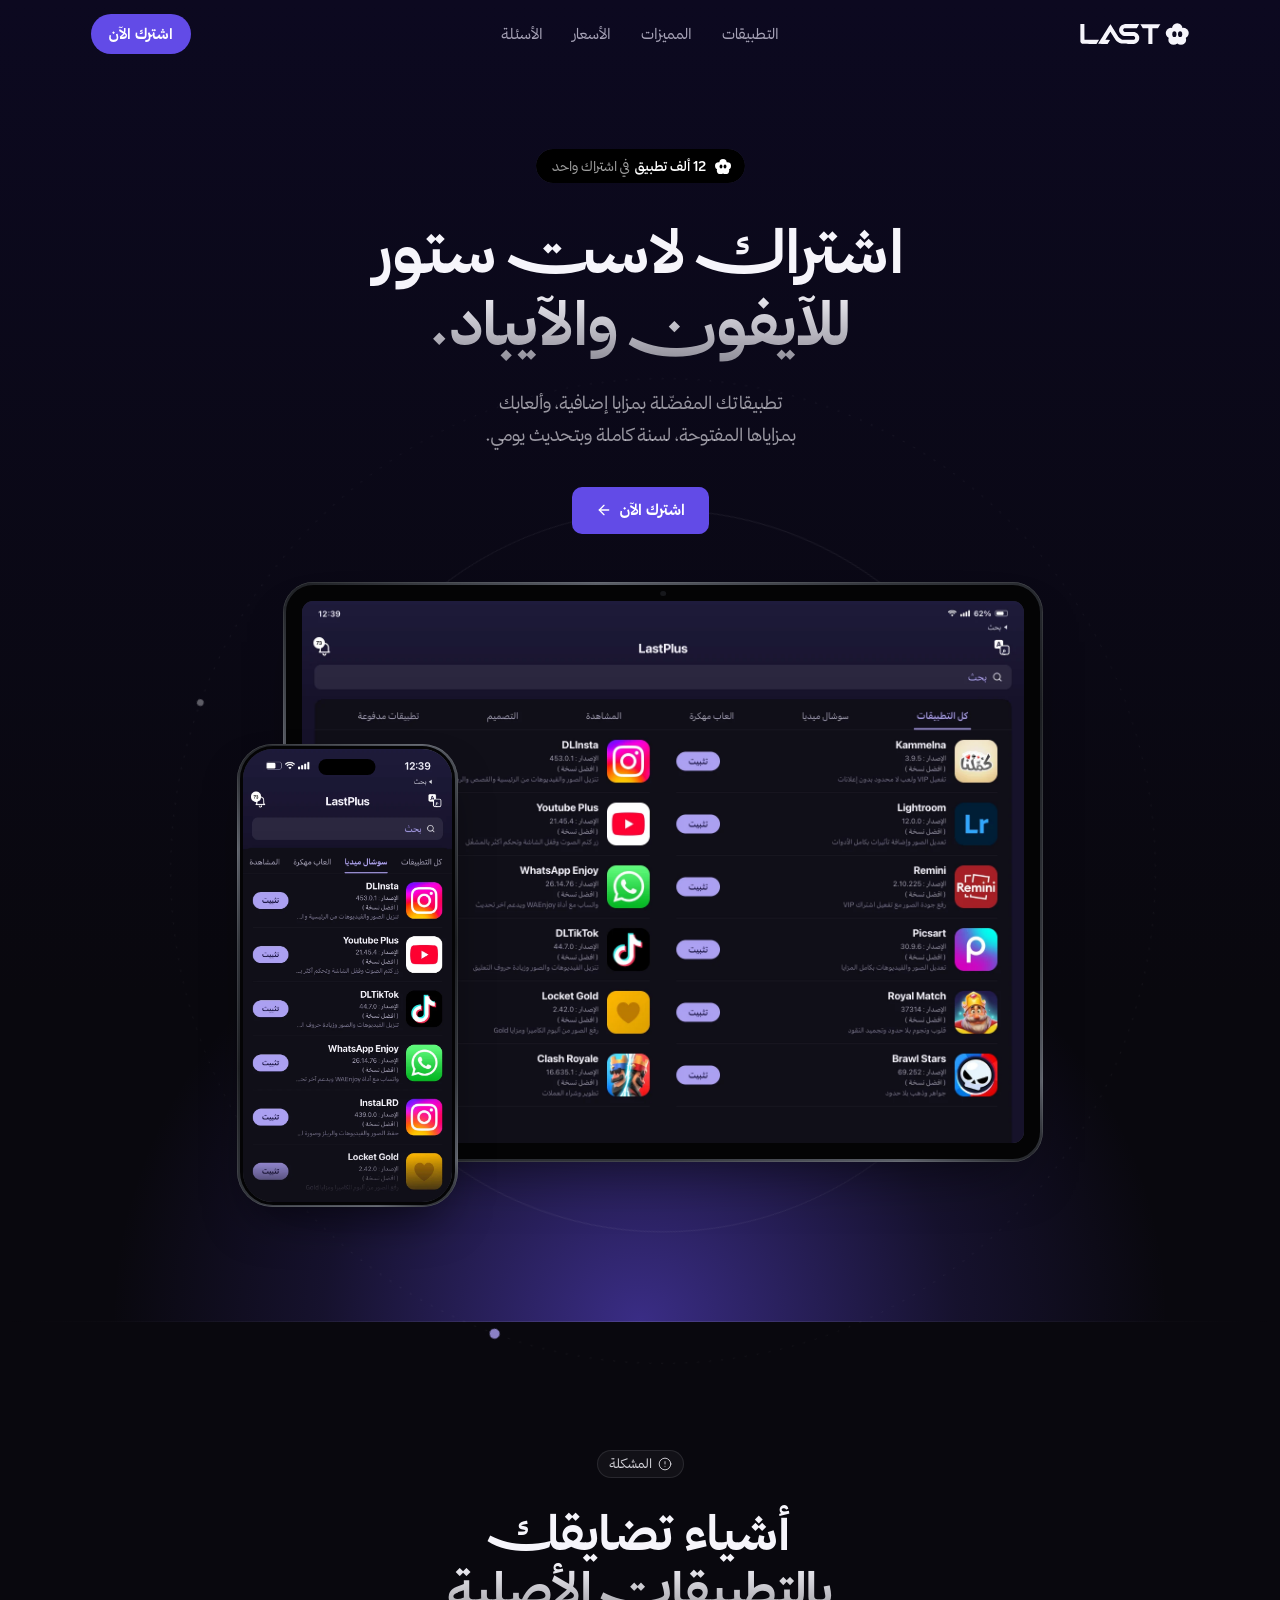
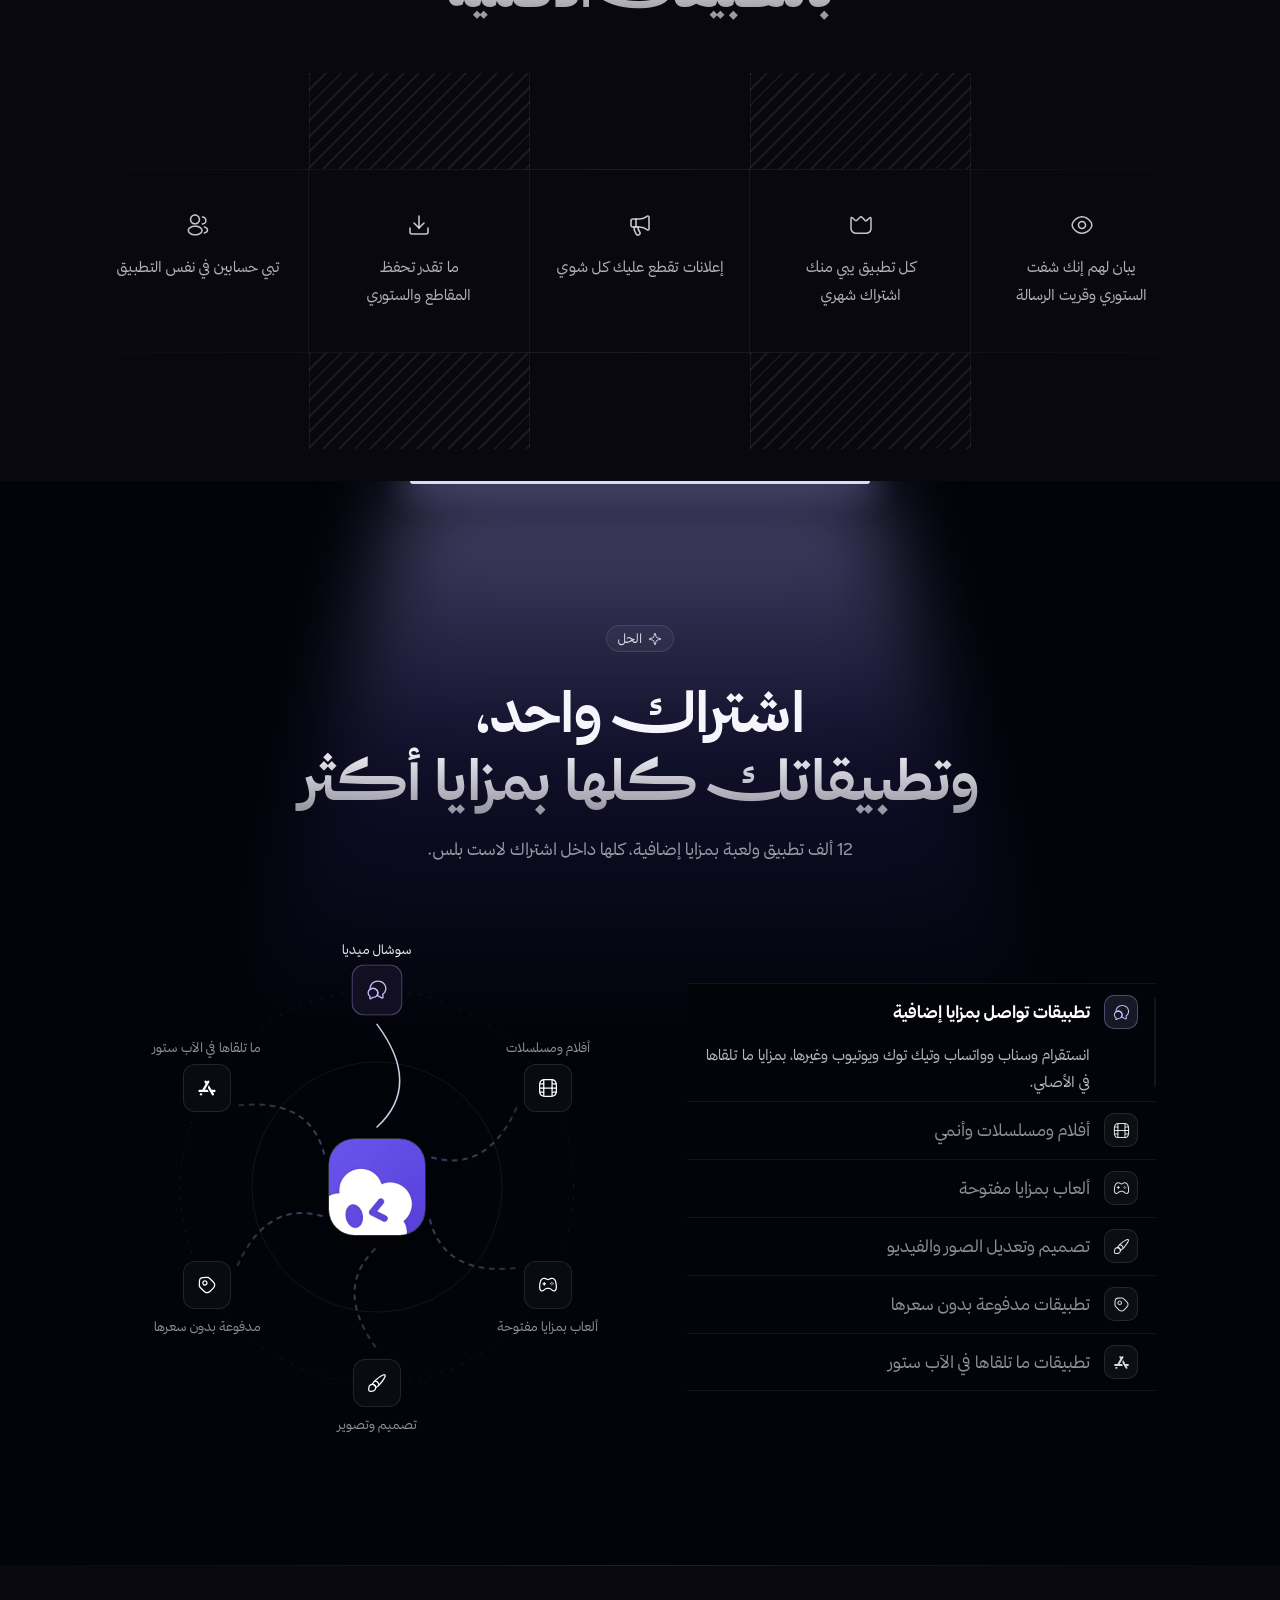
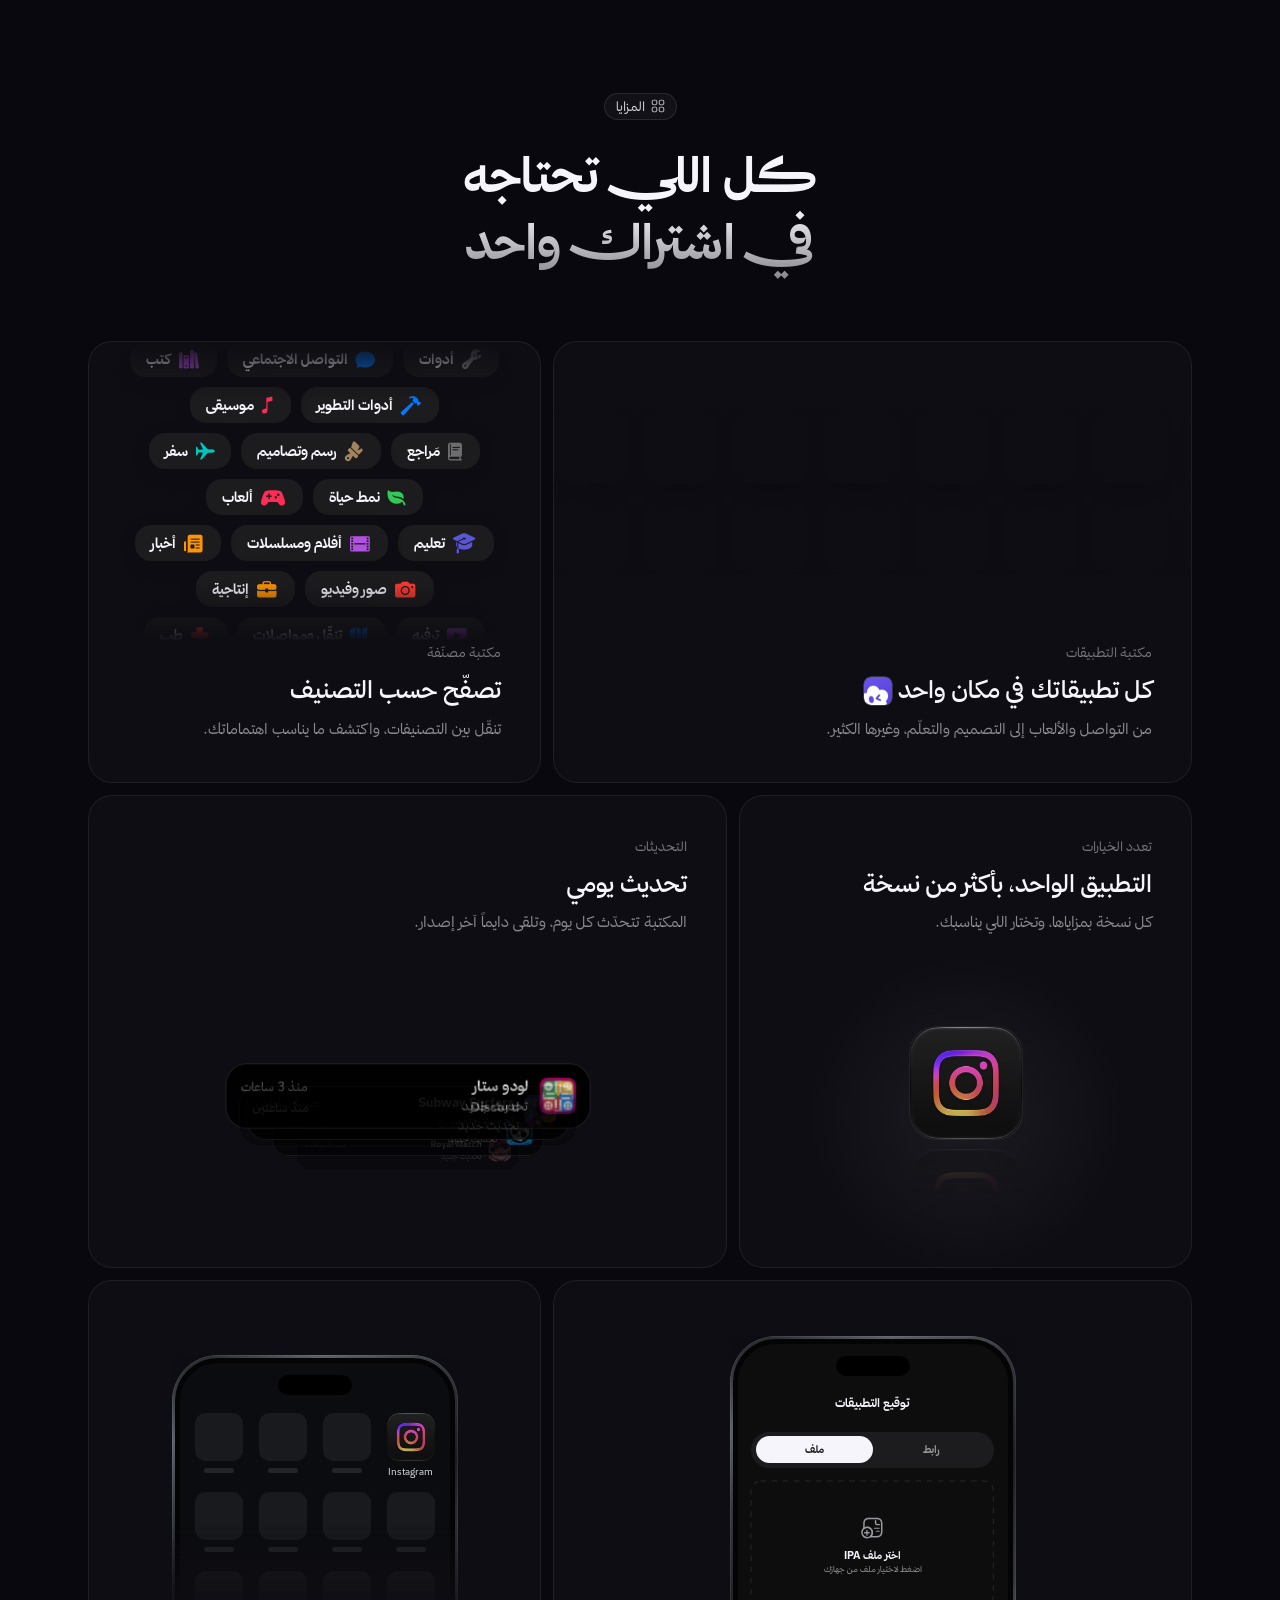
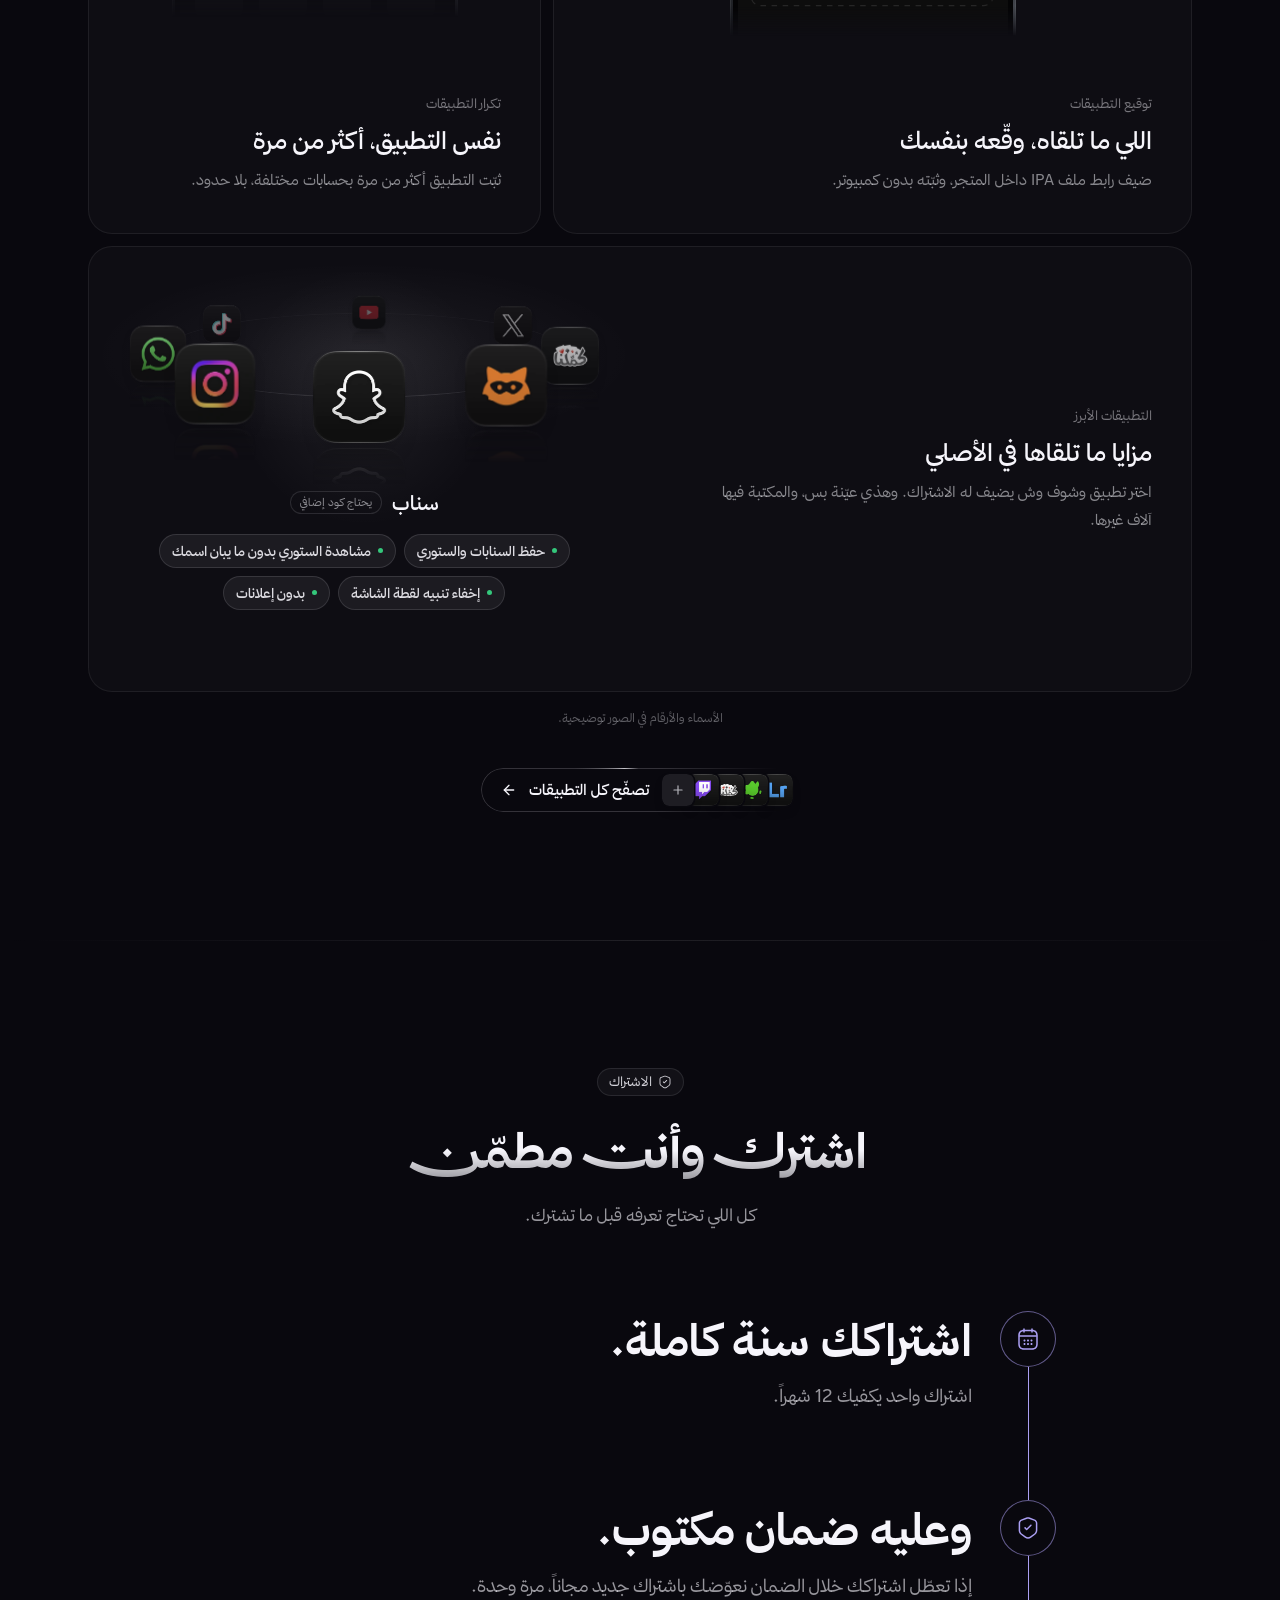
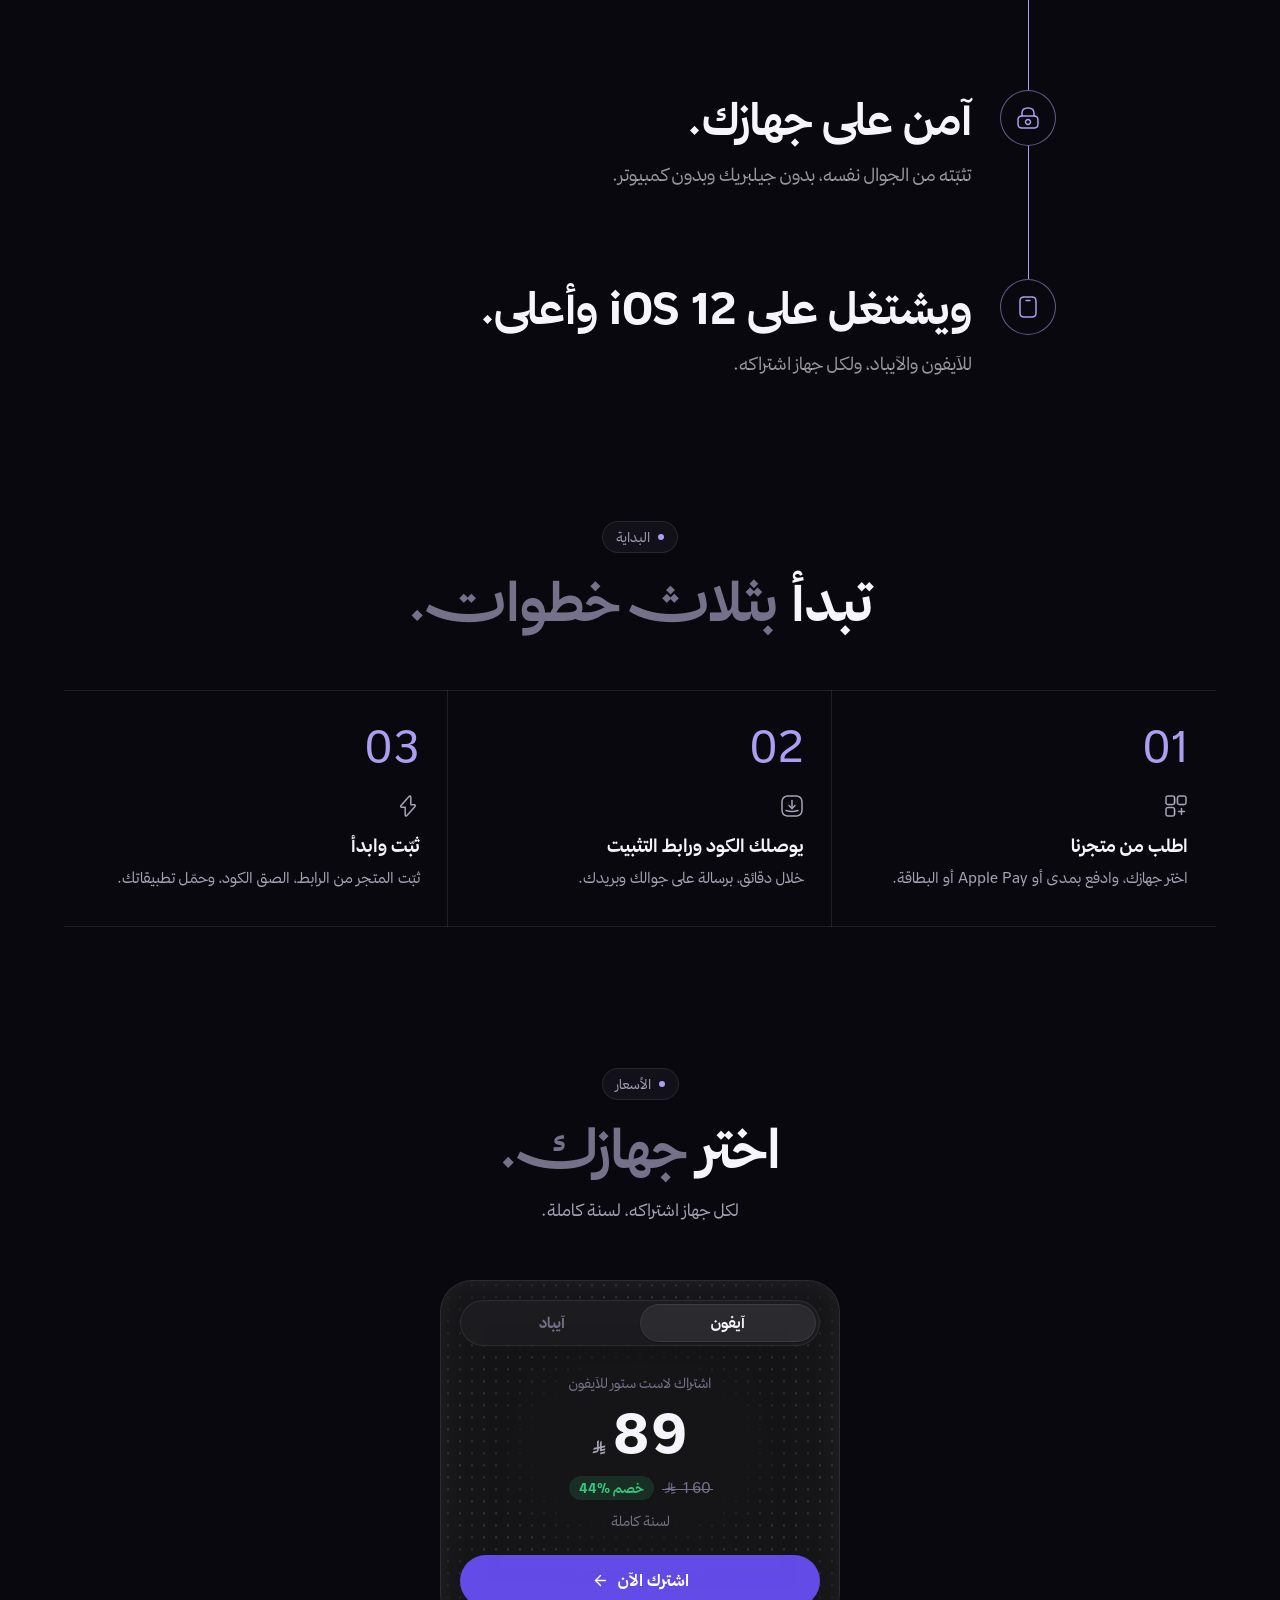
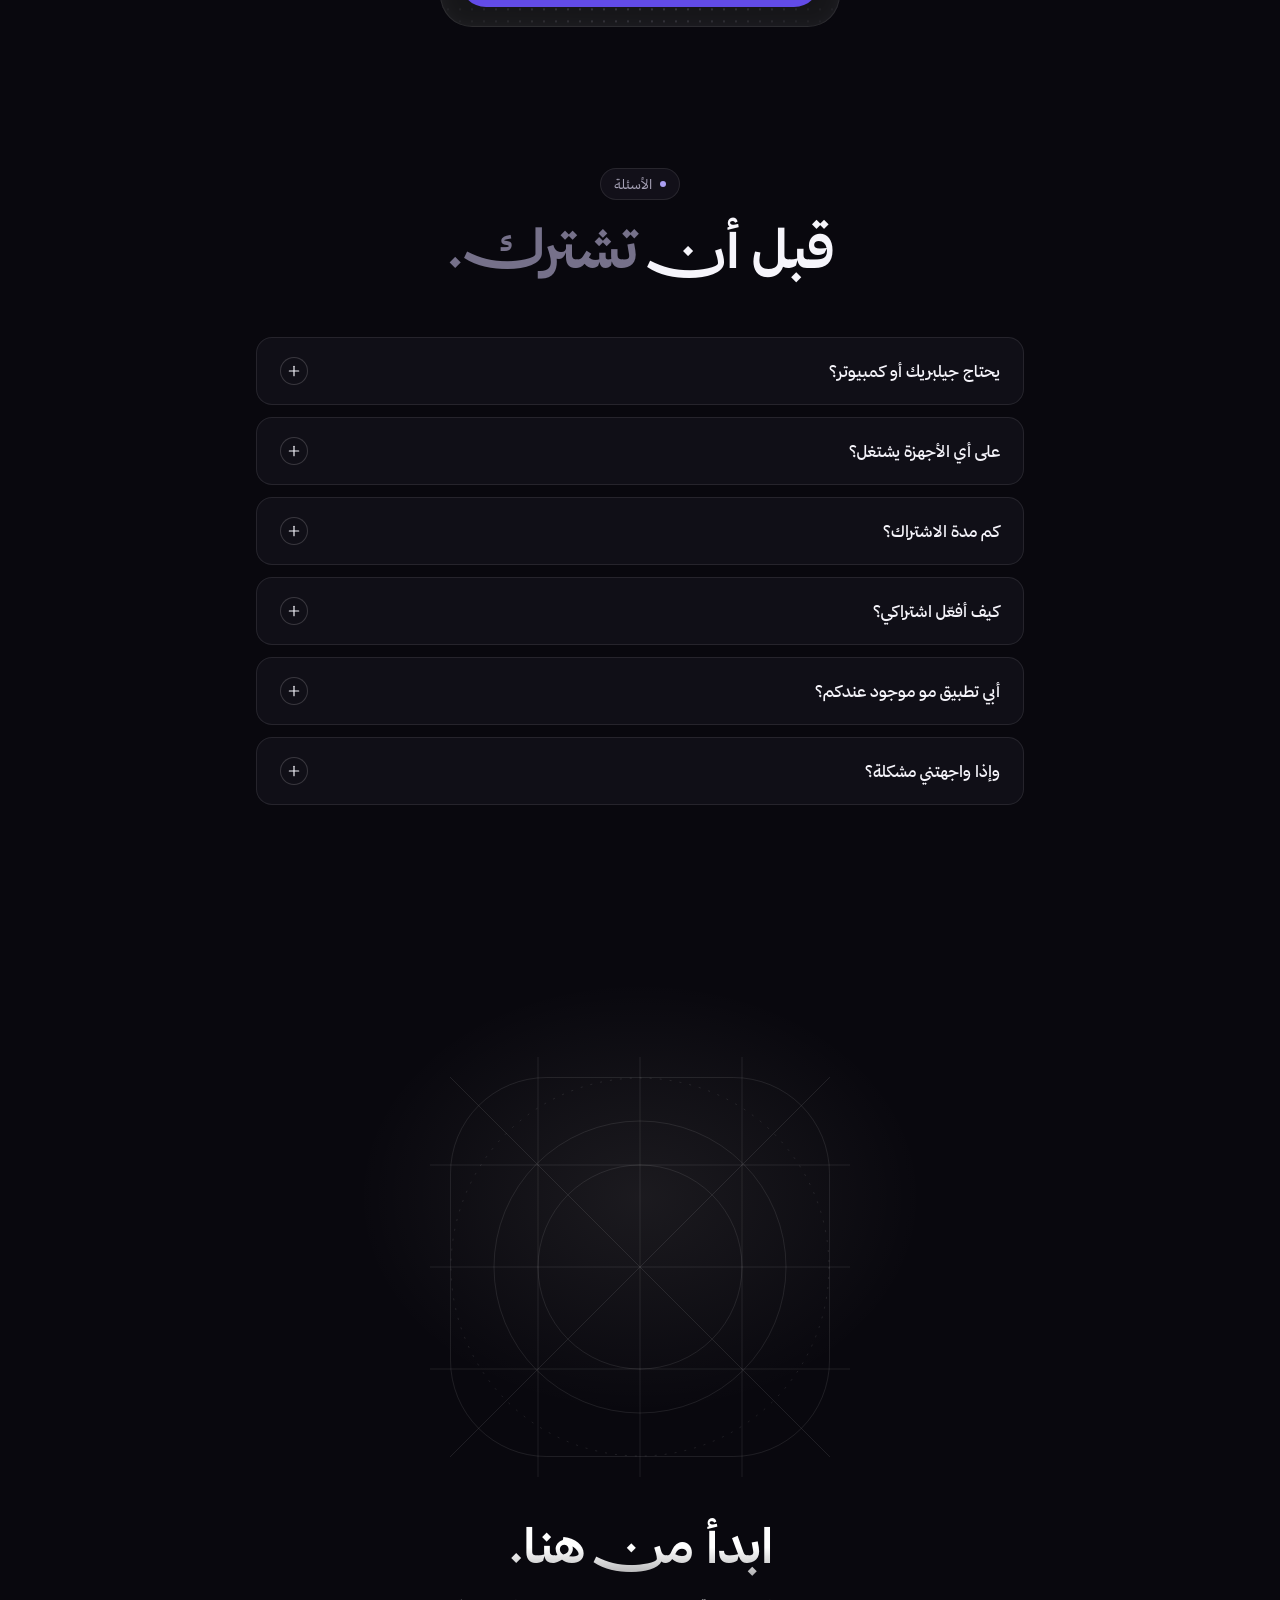
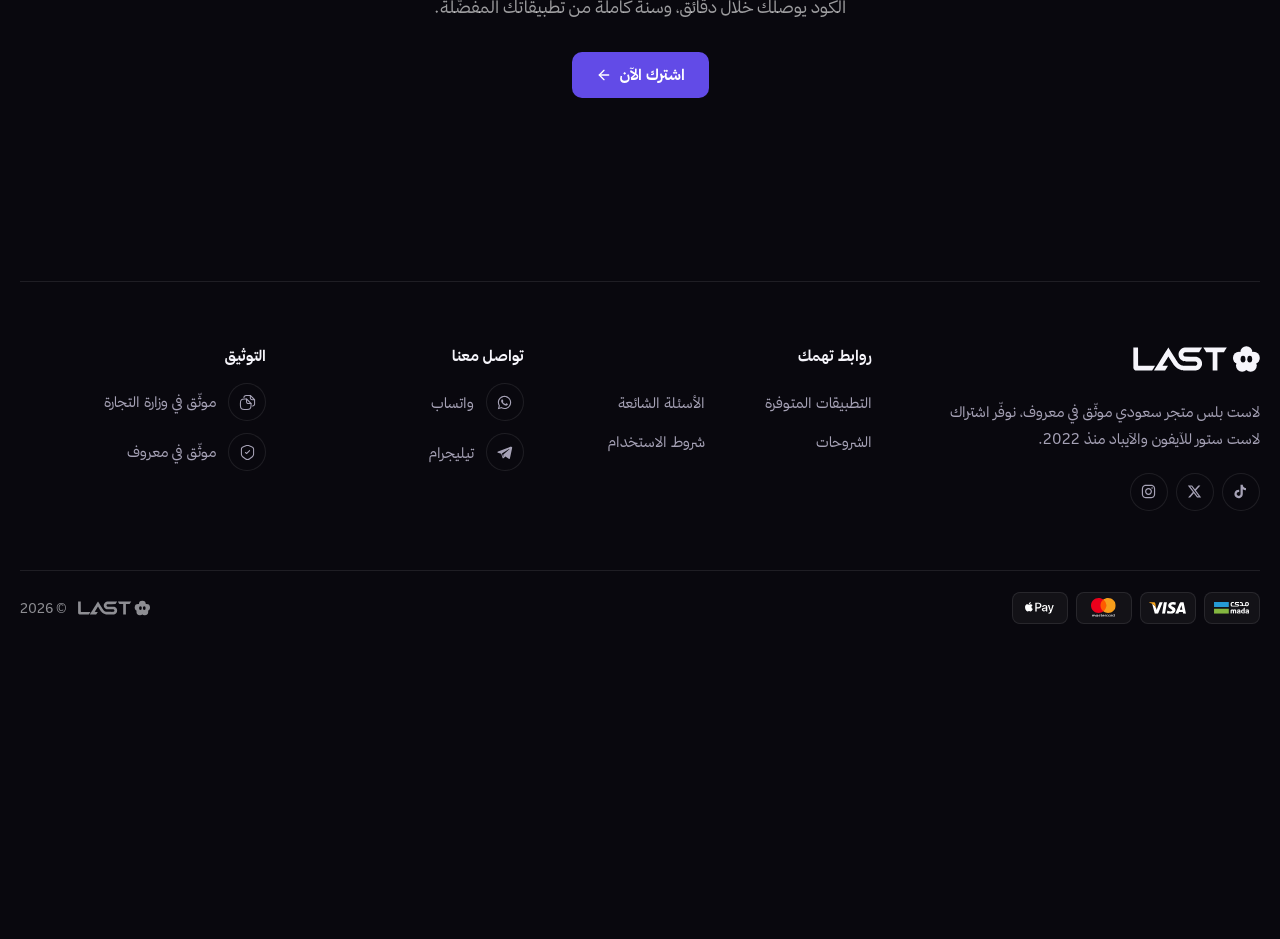
<file: index.html>
<!doctype html>
<html lang="ar" dir="rtl" data-theme="dark">
<head>
<meta charset="utf-8">
<meta name="viewport" content="width=device-width,initial-scale=1,viewport-fit=cover">
<meta name="color-scheme" content="dark">
<meta name="theme-color" content="#09080E">
<title>اشتراك لاست ستور للآيفون والآيباد | لاست بلس</title>
<meta name="description" content="اشتراك لاست ستور للآيفون والآيباد لمدة سنة. 12 ألف تطبيق ولعبة بمزايا مفتوحة، وتحديث يومي، من متجر سعودي موثّق في معروف.">
<link rel="icon" href="home-prime/lastplus-icon.png">
<link rel="apple-touch-icon" href="home-prime/lastplus-icon-180.png">
<script src="home-prime/guard.js"></script>
<script>

(() => { document.documentElement.dataset.theme = "dark"; document.documentElement.classList.add("hb-js"); })();
</script>
<link rel="preload" href="home-lux/fonts/thmanyahsans-Bold.woff2" as="font" type="font/woff2" crossorigin>
<link rel="preload" href="home-lux/fonts/thmanyahsans-Regular.woff2" as="font" type="font/woff2" crossorigin>
<link rel="preload" href="home-lux/fonts/thmanyahsans-Medium.woff2" as="font" type="font/woff2" crossorigin>
<link rel="stylesheet" href="home-lux/home.css">
<link rel="stylesheet" href="home-lux-end/end.css">
<link rel="stylesheet" href="home-prime/prime.css">
<link rel="stylesheet" href="home-prime/bg.css">
<link rel="stylesheet" href="home-prime/hero.css">
<link rel="stylesheet" href="home-prime/badge.css">
<link rel="stylesheet" href="home-prime/features.css">
<link rel="stylesheet" href="home-prime/solution3.css">
<link rel="stylesheet" href="home-prime/solution4.css">
<link rel="stylesheet" href="home-prime/solution5.css">
<link rel="stylesheet" href="home-prime/dup.css">
<link rel="stylesheet" href="home-prime/wall.css">
<link rel="stylesheet" href="home-prime/sign3.css">
<link rel="stylesheet" href="home-prime/cats.css">
<link rel="stylesheet" href="home-prime/updates.css">
<link rel="stylesheet" href="home-prime/updates-x.css">
<link rel="stylesheet" href="home-prime/ring.css">
<link rel="stylesheet" href="home-prime/versions.css">
<link rel="stylesheet" href="home-prime/combo.css">
<link rel="stylesheet" href="home-prime/assure.css">
<link rel="stylesheet" href="home-prime/plans.css">
<link rel="stylesheet" href="home-prime/faq.css">
<link rel="stylesheet" href="home-prime/brand.css">
<link rel="stylesheet" href="home-prime/v2.css">
<script>

(() => {
  const root = document.documentElement, ready = () => requestAnimationFrame(() => root.classList.add("hb-ready"));
  if (!document.fonts || !document.fonts.load) return ready();
  const faces = ["400", "500", "700"].map((w) => document.fonts.load(`${w} 1em "Thmanyah Sans"`).catch(() => {}));
  Promise.race([Promise.all(faces), new Promise((r) => setTimeout(r, 3000))]).then(ready);
})();
</script>
</head>
<body>

<header class="top" id="top">
  <div class="top-in">
    <a class="brand" href="#hero" aria-label="لاست بلس"><i class="m lockup"></i></a>
    <nav class="nav" aria-label="أقسام الصفحة">
      <a href="#apps">التطبيقات</a>
      <a href="#features">المميزات</a>
      <a href="#plans">الأسعار</a>
      <a href="#faq">الأسئلة</a>
    </nav>
    <div class="pr-acts">
      
      <a class="btn btn-sm" href="#plans">اشترك الآن</a>
    </div>
  </div>
</header>
<script>

(() => { const top = document.getElementById("top"); let on = null; const set = () => { const s = scrollY > 8; if (s !== on) { on = s; top.classList.toggle("solid", s); } }; set(); addEventListener("scroll", set, { passive: true }); })();
</script>

<main class="pr">

  <section class="pr-hero" id="hero">
    <div class="pr-hero-in">

      <span class="hb-island" role="note"><i class="hb-mark" role="img" aria-label="لاست بلس"></i><span class="hb-t"><b>12 ألف تطبيق</b> <span>في اشتراك واحد</span></span></span>
      <h1 class="pr-title pr-in" style="--k:1"><span>اشتراك لاست ستور</span><span>للآيفون والآيباد.</span></h1>
      <p class="pr-lead pr-in" style="--k:2">تطبيقاتك المفضّلة بمزايا إضافية، وألعابك بمزاياها المفتوحة، لسنة كاملة وبتحديث يومي.</p>
      <div class="pr-ctas pr-in" style="--k:3">
        <a class="pr-go" href="#plans">اشترك الآن<svg viewBox="0 0 24 24" aria-hidden="true"><path d="m12 19-7-7 7-7"/><path d="M19 12H5"/></svg></a>
      </div>
    </div>
    <div class="pr-shots">
      <svg class="pr-rings" aria-hidden="true" viewBox="0 0 640 640" fill="none"><circle cx="320" cy="320" r="214"/><g><circle class="dash" cx="320" cy="320" r="292" stroke-dasharray="2 10"/><circle class="dot" cx="320" cy="28" r="3"/><circle class="dot2" cx="612" cy="320" r="2"/></g></svg>
      <div class="pr-ipad"><div class="pr-ipad-screen"><img src="home-prime/shots/ipad.webp" alt="متجر لاست بلس على الآيباد" width="1520" height="1140" decoding="async" fetchpriority="high"></div></div>
      <div class="pr-iphone"><span class="pr-island" aria-hidden="true"></span><div class="pr-iphone-screen"><img src="home-prime/shots/iphone.webp" alt="صفحة التطبيقات في متجر لاست بلس على الآيفون" width="690" height="1495" decoding="async"></div></div>
    </div>
  </section>

  <div class="pf">

  <section class="pf-why" id="why" aria-labelledby="pf-why-t">

    <header class="pf-head rv">
      <span class="pf-chip"><svg class="i" viewBox="0 0 24 24" aria-hidden="true"><circle cx="12" cy="12" r="10"/><path d="M12 8v4"/><path d="M12 16h.01"/></svg>المشكلة</span>
      <h2 class="pf-title" id="pf-why-t"><span>أشياء تضايقك</span><span>بالتطبيقات الأصلية</span></h2>
    </header>
    <div class="pf-row rv">
      <div class="pf-hatch up" aria-hidden="true"><i></i><i></i></div>
      <div class="pf-hatch down" aria-hidden="true"><i></i><i></i></div>

      <ul>
        <li><svg class="vx" viewBox="0 0 24 24" aria-hidden="true"><path d="M11.9999 16.3299C9.60992 16.3299 7.66992 14.3899 7.66992 11.9999C7.66992 9.60992 9.60992 7.66992 11.9999 7.66992C14.3899 7.66992 16.3299 9.60992 16.3299 11.9999C16.3299 14.3899 14.3899 16.3299 11.9999 16.3299ZM11.9999 9.16992C10.4399 9.16992 9.16992 10.4399 9.16992 11.9999C9.16992 13.5599 10.4399 14.8299 11.9999 14.8299C13.5599 14.8299 14.8299 13.5599 14.8299 11.9999C14.8299 10.4399 13.5599 9.16992 11.9999 9.16992Z" fill="currentColor"/><path d="M12.0001 21.02C8.24008 21.02 4.69008 18.82 2.25008 15C1.19008 13.35 1.19008 10.66 2.25008 8.99998C4.70008 5.17998 8.25008 2.97998 12.0001 2.97998C15.7501 2.97998 19.3001 5.17998 21.7401 8.99998C22.8001 10.65 22.8001 13.34 21.7401 15C19.3001 18.82 15.7501 21.02 12.0001 21.02ZM12.0001 4.47998C8.77008 4.47998 5.68008 6.41998 3.52008 9.80998C2.77008 10.98 2.77008 13.02 3.52008 14.19C5.68008 17.58 8.77008 19.52 12.0001 19.52C15.2301 19.52 18.3201 17.58 20.4801 14.19C21.2301 13.02 21.2301 10.98 20.4801 9.80998C18.3201 6.41998 15.2301 4.47998 12.0001 4.47998Z" fill="currentColor"/></svg><p>يبان لهم إنك شفت الستوري وقريت الرسالة</p></li>
        <li><svg class="vx" viewBox="0 0 24 24" aria-hidden="true"><path d="M17 21.0401H7C3.83 21.0401 1.25 18.4601 1.25 15.2901V5.7101C1.25 4.4101 1.85 3.9601 2.21 3.8101C2.57 3.6601 3.31 3.5501 4.23 4.4701L6.82 7.0601C6.92 7.1601 7.08 7.1601 7.17 7.0601L10.76 3.4701C11.42 2.8101 12.58 2.8101 13.23 3.4701L16.82 7.0601C16.92 7.1601 17.08 7.1601 17.17 7.0601L19.76 4.4701C20.68 3.5501 21.42 3.6701 21.78 3.8101C22.14 3.9601 22.74 4.4001 22.74 5.7101V15.3001C22.75 18.7301 20.44 21.0401 17 21.0401ZM2.81 5.2401C2.78 5.3201 2.75 5.4701 2.75 5.7101V15.3001C2.75 17.6401 4.66 19.5501 7 19.5501H17C19.58 19.5501 21.25 17.8801 21.25 15.3001V5.7101C21.25 5.4701 21.22 5.3301 21.19 5.2501C21.11 5.2901 20.99 5.3701 20.82 5.5401L18.23 8.1301C17.57 8.7901 16.41 8.7901 15.76 8.1301L12.17 4.5401C12.07 4.4401 11.91 4.4401 11.82 4.5401L8.24 8.1201C7.58 8.7801 6.42 8.7801 5.77 8.1201L3.18 5.5301C3.01 5.3601 2.88 5.2801 2.81 5.2401Z" fill="currentColor"/></svg><p>كل تطبيق يبي منك اشتراك شهري</p></li>
        <li><svg class="i" viewBox="0 0 24 24" aria-hidden="true"><path d="M11 6a13 13 0 0 0 8.4-2.8A1 1 0 0 1 21 4v12a1 1 0 0 1-1.6.8A13 13 0 0 0 11 14H5a2 2 0 0 1-2-2V8a2 2 0 0 1 2-2z"/><path d="M6 14a12 12 0 0 0 2.4 7.2 2 2 0 0 0 3.2-2.4A8 8 0 0 1 10 14"/><path d="M8 6v8"/></svg><p>إعلانات تقطع عليك كل شوي</p></li>
        <li><svg class="i" viewBox="0 0 24 24" aria-hidden="true"><path d="M21 15v4a2 2 0 0 1-2 2H5a2 2 0 0 1-2-2v-4"/><path d="m7 10 5 5 5-5"/><path d="M12 15V3"/></svg><p>ما تقدر تحفظ المقاطع والستوري</p></li>
        <li><svg class="vx" viewBox="0 0 24 24" aria-hidden="true"><path d="M9.16055 11.62C9.13055 11.62 9.11055 11.62 9.08055 11.62C9.03055 11.61 8.96055 11.61 8.90055 11.62C6.00055 11.53 3.81055 9.25 3.81055 6.44C3.81055 3.58 6.14055 1.25 9.00055 1.25C11.8605 1.25 14.1905 3.58 14.1905 6.44C14.1805 9.25 11.9805 11.53 9.19055 11.62C9.18055 11.62 9.17055 11.62 9.16055 11.62ZM9.00055 2.75C6.97055 2.75 5.31055 4.41 5.31055 6.44C5.31055 8.44 6.87055 10.05 8.86055 10.12C8.92055 10.11 9.05055 10.11 9.18055 10.12C11.1405 10.03 12.6805 8.42 12.6905 6.44C12.6905 4.41 11.0305 2.75 9.00055 2.75Z" fill="currentColor"/><path d="M16.5404 11.75C16.5104 11.75 16.4804 11.75 16.4504 11.74C16.0404 11.78 15.6204 11.49 15.5804 11.08C15.5404 10.67 15.7904 10.3 16.2004 10.25C16.3204 10.24 16.4504 10.24 16.5604 10.24C18.0204 10.16 19.1604 8.96 19.1604 7.49C19.1604 5.97 17.9304 4.74 16.4104 4.74C16.0004 4.75 15.6604 4.41 15.6604 4C15.6604 3.59 16.0004 3.25 16.4104 3.25C18.7504 3.25 20.6604 5.16 20.6604 7.5C20.6604 9.8 18.8604 11.66 16.5704 11.75C16.5604 11.75 16.5504 11.75 16.5404 11.75Z" fill="currentColor"/><path d="M9.16961 22.55C7.20961 22.55 5.23961 22.05 3.74961 21.05C2.35961 20.13 1.59961 18.87 1.59961 17.5C1.59961 16.13 2.35961 14.86 3.74961 13.93C6.74961 11.94 11.6096 11.94 14.5896 13.93C15.9696 14.85 16.7396 16.11 16.7396 17.48C16.7396 18.85 15.9796 20.12 14.5896 21.05C13.0896 22.05 11.1296 22.55 9.16961 22.55ZM4.57961 15.19C3.61961 15.83 3.09961 16.65 3.09961 17.51C3.09961 18.36 3.62961 19.18 4.57961 19.81C7.06961 21.48 11.2696 21.48 13.7596 19.81C14.7196 19.17 15.2396 18.35 15.2396 17.49C15.2396 16.64 14.7096 15.82 13.7596 15.19C11.2696 13.53 7.06961 13.53 4.57961 15.19Z" fill="currentColor"/><path d="M18.3402 20.75C17.9902 20.75 17.6802 20.51 17.6102 20.15C17.5302 19.74 17.7902 19.35 18.1902 19.26C18.8202 19.13 19.4002 18.88 19.8502 18.53C20.4202 18.1 20.7302 17.56 20.7302 16.99C20.7302 16.42 20.4202 15.88 19.8602 15.46C19.4202 15.12 18.8702 14.88 18.2202 14.73C17.8202 14.64 17.5602 14.24 17.6502 13.83C17.7402 13.43 18.1402 13.17 18.5502 13.26C19.4102 13.45 20.1602 13.79 20.7702 14.26C21.7002 14.96 22.2302 15.95 22.2302 16.99C22.2302 18.03 21.6902 19.02 20.7602 19.73C20.1402 20.21 19.3602 20.56 18.5002 20.73C18.4402 20.75 18.3902 20.75 18.3402 20.75Z" fill="currentColor"/></svg><p>تبي حسابين في نفس التطبيق</p></li>
      </ul>
    </div>
  </section>

  <section class="pf-sol" id="solution" aria-labelledby="pf-sol-t">

    <svg class="k-sprite" width="0" height="0" aria-hidden="true" style="position:absolute;width:0;height:0;overflow:hidden"><symbol id="k-social" viewBox="0 0 24 24" fill="none"><path d="M17.8701 21.8698C17.5601 21.8698 17.2501 21.7898 16.9701 21.6198L12.9601 19.2397C12.5401 19.2297 12.1201 19.1998 11.7201 19.1398C11.4501 19.0998 11.2201 18.9197 11.1201 18.6597C11.0201 18.3997 11.0701 18.1197 11.2501 17.9097C11.9101 17.1397 12.2501 16.2197 12.2501 15.2397C12.2501 12.8197 10.1201 10.8497 7.50008 10.8497C6.52008 10.8497 5.58007 11.1198 4.79007 11.6398C4.57007 11.7798 4.30007 11.7998 4.06007 11.6898C3.83007 11.5798 3.66008 11.3597 3.63008 11.0997C3.60008 10.8197 3.58008 10.5398 3.58008 10.2498C3.58008 5.28976 7.88008 1.25977 13.1601 1.25977C18.4401 1.25977 22.7401 5.28976 22.7401 10.2498C22.7401 12.9698 21.4801 15.4697 19.2601 17.1797L19.6001 19.8998C19.6801 20.5798 19.3801 21.2198 18.8101 21.5898C18.5301 21.7698 18.2001 21.8698 17.8701 21.8698ZM13.1501 17.7297C13.2901 17.7197 13.4301 17.7598 13.5501 17.8398L17.7401 20.3298C17.8501 20.3998 17.9401 20.3698 18.0001 20.3298C18.0501 20.2998 18.1301 20.2198 18.1101 20.0798L17.7201 16.9197C17.6901 16.6397 17.8101 16.3698 18.0301 16.2098C20.0701 14.7798 21.2401 12.5997 21.2401 10.2297C21.2401 6.09974 17.6201 2.73975 13.1601 2.73975C8.87008 2.73975 5.35007 5.85979 5.09007 9.77979C5.84007 9.48979 6.65008 9.32977 7.49008 9.32977C10.9401 9.32977 13.7401 11.9697 13.7401 15.2197C13.7501 16.0997 13.5401 16.9497 13.1501 17.7297Z" fill="currentColor"/><path d="M4.57977 22.7498C4.31977 22.7498 4.06977 22.6798 3.83977 22.5298C3.38977 22.2398 3.14978 21.7398 3.20978 21.2098L3.40977 19.6698C2.05977 18.5698 1.25977 16.9398 1.25977 15.2298C1.25977 13.2798 2.27978 11.4598 3.98978 10.3698C5.01978 9.69981 6.23977 9.33984 7.50977 9.33984C10.9598 9.33984 13.7598 11.9798 13.7598 15.2298C13.7598 16.5498 13.2798 17.8498 12.3998 18.8798C11.2698 20.2498 9.57977 21.0498 7.71977 21.1098L5.27977 22.5598C5.05977 22.6898 4.81977 22.7498 4.57977 22.7498ZM7.49977 10.8398C6.51977 10.8398 5.57976 11.1098 4.78976 11.6298C3.50976 12.4498 2.74977 13.7898 2.74977 15.2298C2.74977 16.6198 3.42978 17.8898 4.62978 18.7098C4.85978 18.8698 4.97977 19.1398 4.94977 19.4198L4.72977 21.1298L7.11977 19.7098C7.23977 19.6398 7.36977 19.5998 7.49977 19.5998C8.96977 19.5998 10.3598 18.9698 11.2398 17.8998C11.8998 17.1198 12.2498 16.1998 12.2498 15.2198C12.2498 12.8098 10.1198 10.8398 7.49977 10.8398Z" fill="currentColor"/></symbol><symbol id="k-video" viewBox="0 0 24 24" fill="none"><path d="M15 22.75H9C3.57 22.75 1.25 20.43 1.25 15V9C1.25 3.57 3.57 1.25 9 1.25H15C20.43 1.25 22.75 3.57 22.75 9V15C22.75 20.43 20.43 22.75 15 22.75ZM9 2.75C4.39 2.75 2.75 4.39 2.75 9V15C2.75 19.61 4.39 21.25 9 21.25H15C19.61 21.25 21.25 19.61 21.25 15V9C21.25 4.39 19.61 2.75 15 2.75H9Z" fill="currentColor"/><path d="M6.89062 22.23C6.48063 22.23 6.14062 21.89 6.14062 21.48V2.52002C6.14062 2.11002 6.48063 1.77002 6.89062 1.77002C7.30062 1.77002 7.64062 2.10002 7.64062 2.52002V21.48C7.64062 21.9 7.30062 22.23 6.89062 22.23Z" fill="currentColor"/><path d="M16.8906 22.23C16.4806 22.23 16.1406 21.89 16.1406 21.48V2.52002C16.1406 2.11002 16.4806 1.77002 16.8906 1.77002C17.3006 1.77002 17.6406 2.11002 17.6406 2.52002V21.48C17.6406 21.9 17.3006 22.23 16.8906 22.23Z" fill="currentColor"/><path d="M6.88906 7.72021H2.53906C2.12906 7.72021 1.78906 7.38021 1.78906 6.97021C1.78906 6.56021 2.12906 6.22021 2.53906 6.22021H6.88906C7.29906 6.22021 7.63906 6.56021 7.63906 6.97021C7.63906 7.38021 7.29906 7.72021 6.88906 7.72021Z" fill="currentColor"/><path d="M6.8893 12.75H2.0293C1.6193 12.75 1.2793 12.41 1.2793 12C1.2793 11.59 1.6193 11.25 2.0293 11.25H6.8893C7.2993 11.25 7.6393 11.59 7.6393 12C7.6393 12.41 7.2993 12.75 6.8893 12.75Z" fill="currentColor"/><path d="M6.89047 17.7202H2.48047C2.07047 17.7202 1.73047 17.3802 1.73047 16.9702C1.73047 16.5602 2.07047 16.2202 2.48047 16.2202H6.89047C7.30047 16.2202 7.64047 16.5602 7.64047 16.9702C7.64047 17.3802 7.30047 17.7202 6.89047 17.7202Z" fill="currentColor"/><path d="M21.8891 7.72021H17.5391C17.1291 7.72021 16.7891 7.38021 16.7891 6.97021C16.7891 6.56021 17.1291 6.22021 17.5391 6.22021H21.8891C22.2991 6.22021 22.6391 6.56021 22.6391 6.97021C22.6391 7.38021 22.2991 7.72021 21.8891 7.72021Z" fill="currentColor"/><path d="M21.8893 12.75H17.0293C16.6193 12.75 16.2793 12.41 16.2793 12C16.2793 11.59 16.6193 11.25 17.0293 11.25H21.8893C22.2993 11.25 22.6393 11.59 22.6393 12C22.6393 12.41 22.2993 12.75 21.8893 12.75Z" fill="currentColor"/><path d="M16.9707 12.75H5.9707C5.5607 12.75 5.2207 12.41 5.2207 12C5.2207 11.59 5.5607 11.25 5.9707 11.25H16.9707C17.3807 11.25 17.7207 11.59 17.7207 12C17.7207 12.41 17.3907 12.75 16.9707 12.75Z" fill="currentColor"/><path d="M21.8905 17.7202H17.4805C17.0705 17.7202 16.7305 17.3802 16.7305 16.9702C16.7305 16.5602 17.0705 16.2202 17.4805 16.2202H21.8905C22.3005 16.2202 22.6405 16.5602 22.6405 16.9702C22.6405 17.3802 22.3005 17.7202 21.8905 17.7202Z" fill="currentColor"/></symbol><symbol id="k-games" viewBox="0 0 24 24" fill="none"><path d="M10.6669 5.13443L10.165 4.77922C9.44862 4.27225 8.59264 4 7.71504 4H7.10257C6.69838 4 6.29009 4.02549 5.90915 4.16059C3.52645 5.00566 1.88749 8.09504 2.00604 15.1026C2.02992 16.5145 2.3603 18.075 3.63423 18.6842C4.03121 18.8741 4.49667 19 5.02671 19C5.66273 19 6.1678 18.8187 6.55763 18.5632C7.47153 17.9642 8.14122 16.9639 9.11125 16.4609C9.69519 16.1581 10.3434 16 11.0011 16H12.9989C13.6566 16 14.3048 16.1581 14.8888 16.4609C15.8588 16.9639 16.5285 17.9642 17.4424 18.5632C17.8322 18.8187 18.3373 19 18.9733 19C19.5033 19 19.9688 18.8741 20.3658 18.6842C21.6397 18.075 21.9701 16.5145 21.994 15.1026C22.1125 8.09503 20.4735 5.00566 18.0908 4.16059C17.7099 4.02549 17.3016 4 16.8974 4H16.2849C15.4074 4 14.5514 4.27225 13.8351 4.77922L13.3332 5.13441C12.9434 5.41029 12.4776 5.55844 12 5.55844C11.5225 5.55844 11.0567 5.41029 10.6669 5.13443Z" stroke="currentColor" stroke-width="1.5" stroke-linecap="round"/><path d="M7.5 9V10.5M7.5 10.5V12M7.5 10.5L6 10.5M7.5 10.5L9 10.5" stroke="currentColor" stroke-width="1.5" stroke-linecap="round"/><path d="M19 10.25C19 10.6642 18.6642 11 18.25 11C17.8358 11 17.5 10.6642 17.5 10.25C17.5 9.83579 17.8358 9.5 18.25 9.5C18.6642 9.5 19 9.83579 19 10.25Z" fill="currentColor"/><path d="M16 10.25C16 10.6642 15.6642 11 15.25 11C14.8358 11 14.5 10.6642 14.5 10.25C14.5 9.83579 14.8358 9.5 15.25 9.5C15.6642 9.5 16 9.83579 16 10.25Z" fill="currentColor"/><path d="M16.75 8C17.1642 8 17.5 8.33579 17.5 8.75C17.5 9.16421 17.1642 9.5 16.75 9.5C16.3358 9.5 16 9.16421 16 8.75C16 8.33579 16.3358 8 16.75 8Z" fill="currentColor"/><path d="M16.75 11C17.1642 11 17.5 11.3358 17.5 11.75C17.5 12.1642 17.1642 12.5 16.75 12.5C16.3358 12.5 16 12.1642 16 11.75C16 11.3358 16.3358 11 16.75 11Z" fill="currentColor"/></symbol><symbol id="k-design" viewBox="0 0 24 24" fill="none"><path d="M10.4299 18.3699C10.2799 18.3699 10.1399 18.3299 10.0099 18.2399C9.79991 18.0999 9.67991 17.8699 9.67991 17.6199C9.67991 17.4699 9.66991 17.3099 9.64991 17.1499C9.55991 16.4399 9.23991 15.8199 8.69991 15.2799C8.15991 14.7399 7.48991 14.3999 6.76991 14.3099C6.64991 14.2999 6.47991 14.2899 6.31991 14.2999C6.05991 14.3199 5.81991 14.2099 5.66991 13.9999C5.51991 13.7999 5.47991 13.5299 5.55991 13.2899C5.70991 12.8799 5.92991 12.5099 6.18991 12.2099L7.72991 10.2699C10.3799 6.95992 15.7499 2.97992 19.6799 1.39992C20.5099 1.07992 21.3999 1.26992 22.0099 1.86992C22.6399 2.49992 22.8299 3.39992 22.4999 4.21992C20.9199 8.15992 16.9499 13.5199 13.6399 16.1699L11.6699 17.7499C11.2999 18.0199 10.9999 18.1899 10.6999 18.3099C10.6199 18.3499 10.5199 18.3699 10.4299 18.3699ZM7.53991 12.9399C8.37991 13.1599 9.12991 13.5999 9.75991 14.2299C10.3899 14.8499 10.8099 15.5699 11.0199 16.3699L12.7099 15.0099C15.8499 12.4999 19.6199 7.40992 21.1099 3.66992C21.2599 3.29992 21.0499 3.03992 20.9499 2.94992C20.8799 2.87992 20.6199 2.65992 20.2199 2.80992C16.4999 4.30992 11.4099 8.07992 8.88991 11.2199L7.53991 12.9399Z" fill="currentColor"/><path d="M4.07938 22.7501C3.32938 22.7501 2.60938 22.4501 2.06938 21.9101C1.44938 21.2901 1.14938 20.4301 1.24938 19.5501L1.51938 17.0901C1.77938 14.6501 3.77938 12.8401 6.25938 12.7901C6.44938 12.7801 6.69938 12.7901 6.92938 12.8101C8.01938 12.9501 8.98938 13.4401 9.76938 14.2201C10.5394 14.9901 10.9994 15.9101 11.1394 16.9401C11.1694 17.1601 11.1894 17.4001 11.1894 17.6101C11.1894 18.9301 10.6794 20.1601 9.75938 21.0901C8.98938 21.8501 7.99938 22.3201 6.87938 22.4601L4.40938 22.7301C4.29938 22.7401 4.18938 22.7501 4.07938 22.7501ZM6.44938 14.3001C6.40938 14.3001 6.35938 14.3001 6.31938 14.3001C4.80938 14.3301 3.20938 15.3601 3.00938 17.2601L2.73938 19.7201C2.68938 20.1401 2.83938 20.5501 3.12938 20.8501C3.41938 21.1401 3.82938 21.2901 4.23938 21.2401L6.69938 20.9701C7.46938 20.8701 8.15938 20.5501 8.67938 20.0301C9.31938 19.3901 9.67938 18.5301 9.67938 17.6101C9.67938 17.4601 9.66938 17.3001 9.64938 17.1401C9.55938 16.4301 9.23938 15.8101 8.69938 15.2701C8.15938 14.7301 7.48938 14.3901 6.76938 14.3001C6.68938 14.3001 6.56938 14.3001 6.44938 14.3001Z" fill="currentColor"/><path d="M14.2398 15.2202C13.8298 15.2202 13.4898 14.8802 13.4898 14.4702C13.4898 12.2702 11.6998 10.4902 9.50977 10.4902C9.09977 10.4902 8.75977 10.1502 8.75977 9.74023C8.75977 9.33023 9.08977 8.99023 9.49977 8.99023C12.5198 8.99023 14.9798 11.4502 14.9798 14.4702C14.9898 14.8902 14.6498 15.2202 14.2398 15.2202Z" fill="currentColor"/></symbol><symbol id="k-paid" viewBox="0 0 24 24" fill="none"><path d="M12.0691 21.9802C10.6591 21.9802 9.23911 21.4402 8.16911 20.3702L3.63911 15.8402C2.53911 14.7402 1.95911 13.2202 2.02911 11.6702L2.26911 6.67018C2.37911 4.28018 4.26911 2.39018 6.66911 2.27018L11.6691 2.03018C13.2191 1.97018 14.7391 2.54018 15.8391 3.64018L20.3691 8.17018C22.5191 10.3202 22.5191 13.8302 20.3691 15.9802L15.9791 20.3702C14.8991 21.4402 13.4891 21.9802 12.0691 21.9802ZM4.69911 14.7702L9.22911 19.3002C9.98911 20.0602 10.9991 20.4802 12.0691 20.4802C13.1391 20.4802 14.1491 20.0602 14.9091 19.3002L19.2991 14.9102C20.0591 14.1502 20.4791 13.1402 20.4791 12.0702C20.4791 11.0002 20.0591 9.99018 19.2991 9.23018L14.7691 4.70018C13.9691 3.90018 12.8591 3.47018 11.7391 3.53018L6.73911 3.77018C5.10911 3.84018 3.83911 5.11018 3.75911 6.73018L3.51911 11.7302C3.46911 12.8602 3.89911 13.9702 4.69911 14.7702Z" fill="currentColor"/><path d="M9.5 12.75C7.71 12.75 6.25 11.29 6.25 9.5C6.25 7.71 7.71 6.25 9.5 6.25C11.29 6.25 12.75 7.71 12.75 9.5C12.75 11.29 11.29 12.75 9.5 12.75ZM9.5 7.75C8.54 7.75 7.75 8.54 7.75 9.5C7.75 10.46 8.54 11.25 9.5 11.25C10.46 11.25 11.25 10.46 11.25 9.5C11.25 8.54 10.46 7.75 9.5 7.75Z" fill="currentColor"/></symbol><symbol id="k-store" viewBox="-50.1 -90.1 715.1 715.1" fill="none"><path d="M257.48 0.100689C249.607 -0.402955 241.479 1.33525 234.16 5.62069C214.643 17.069 208.112 42.1833 219.56 61.7007L256.64 124.981L136.52 329.981H40.96C18.3501 329.981 0 348.331 0 370.941C0 393.551 18.3501 411.901 40.96 411.901H356.6C359.815 396.274 357.851 379.328 348.84 363.661L348.76 363.581C340.834 349.777 329.84 338.5 317.04 329.981H231.48L388.68 61.6607C400.108 42.1433 393.557 17.0485 374.04 5.62069C354.502 -5.80715 329.428 0.743254 318 20.2607L304.12 43.9407L290.24 20.2607C283.085 8.06229 270.601 0.940083 257.48 0.100689ZM375 164.941L358.08 193.061C339.402 224.108 338.8 262.537 355.88 294.261L484.84 514.341C492.459 527.366 506.13 534.581 520.2 534.581C527.225 534.581 534.367 532.79 540.88 528.981C560.397 517.553 566.928 492.458 555.48 472.941L519.72 411.901H573.44C596.05 411.901 614.4 393.551 614.4 370.941C614.4 348.331 596.05 329.981 573.44 329.981H471.72L375 164.941ZM94.72 452.941C83.3126 452.613 72.2272 454.383 61.68 457.701L52.56 473.221C41.1117 492.718 47.6826 517.833 67.2 529.261C73.7126 533.09 80.8154 534.901 87.84 534.901C101.91 534.901 115.601 527.625 123.24 514.621L145.28 477.021C133.299 463.033 115.791 453.555 94.84 452.941H94.72Z" fill="currentColor"/></symbol></svg>
    <div class="pf-bar" aria-hidden="true"></div>
    <div class="pf-beam" aria-hidden="true"><i></i></div>
    <header class="pf-head rv">
      <span class="pf-chip"><svg class="i" viewBox="0 0 24 24" aria-hidden="true"><path d="M9.937 15.5A2 2 0 0 0 8.5 14.063l-6.135-1.582a.5.5 0 0 1 0-.962L8.5 9.936A2 2 0 0 0 9.937 8.5l1.582-6.135a.5.5 0 0 1 .963 0L14.063 8.5A2 2 0 0 0 15.5 9.937l6.135 1.581a.5.5 0 0 1 0 .964L15.5 14.063a2 2 0 0 0-1.437 1.437l-1.582 6.135a.5.5 0 0 1-.963 0z"/></svg>الحل</span>
      <h2 class="pf-title" id="pf-sol-t"><span>اشتراك واحد،</span><span>وتطبيقاتك كلها بمزايا أكثر</span></h2>
      <p class="pf-lead">12 ألف تطبيق ولعبة بمزايا إضافية، كلها داخل اشتراك لاست بلس.</p>
    </header>
    <div class="s4 rv" id="s4">
      <ol class="s4-list" aria-label="أنواع التطبيقات">
        <li class="s4-item"><button class="s4-row" type="button" aria-expanded="false"><span class="s4-ic"><svg class="k" viewBox="0 0 24 24" fill="none" aria-hidden="true"><use href="#k-social" width="24" height="24"/></svg></span>تطبيقات تواصل بمزايا إضافية</button><p class="s4-text">انستقرام وسناب وواتساب وتيك توك ويوتيوب وغيرها، بمزايا ما تلقاها في الأصلي.</p><i class="s4-bar" aria-hidden="true"></i></li>
        <li class="s4-item"><button class="s4-row" type="button" aria-expanded="false"><span class="s4-ic"><svg class="k" viewBox="0 0 24 24" fill="none" aria-hidden="true"><use href="#k-video" width="24" height="24"/></svg></span>أفلام ومسلسلات وأنمي</button><p class="s4-text">أنمي كلاود وغيرها من مشغلات المحتوى، تتابع فيها الأفلام والمسلسلات والأنمي.</p><i class="s4-bar" aria-hidden="true"></i></li>
        <li class="s4-item"><button class="s4-row" type="button" aria-expanded="false"><span class="s4-ic"><svg class="k" viewBox="0 0 24 24" fill="none" aria-hidden="true"><use href="#k-games" width="24" height="24"/></svg></span>ألعاب بمزايا مفتوحة</button><p class="s4-text">أكثر من 9 آلاف لعبة، منها براول ستارز وكلاش رويال وصب واي سيرفرز ورويال ماتش.</p><i class="s4-bar" aria-hidden="true"></i></li>
        <li class="s4-item"><button class="s4-row" type="button" aria-expanded="false"><span class="s4-ic"><svg class="k" viewBox="0 0 24 24" fill="none" aria-hidden="true"><use href="#k-design" width="24" height="24"/></svg></span>تصميم وتعديل الصور والفيديو</button><p class="s4-text">بيكس آرت ولايت روم وريميني وغيرها، بكامل أدواتها.</p><i class="s4-bar" aria-hidden="true"></i></li>
        <li class="s4-item"><button class="s4-row" type="button" aria-expanded="false"><span class="s4-ic"><svg class="k" viewBox="0 0 24 24" fill="none" aria-hidden="true"><use href="#k-paid" width="24" height="24"/></svg></span>تطبيقات مدفوعة بدون سعرها</button><p class="s4-text">بروكريت وأكثر من 1,100 تطبيق مدفوع في الآب ستور، تنزّلها مع اشتراكك بدون ما تدفع سعرها.</p><i class="s4-bar" aria-hidden="true"></i></li>
        <li class="s4-item"><button class="s4-row" type="button" aria-expanded="false"><span class="s4-ic"><svg class="k" viewBox="0 0 24 24" fill="none" aria-hidden="true"><use href="#k-store" width="24" height="24"/></svg></span>تطبيقات ما تلقاها في الآب ستور</button><p class="s4-text">تطبيقات انحذفت من الآب ستور، تلقاها داخل الاشتراك.</p><i class="s4-bar" aria-hidden="true"></i></li>
      </ol>
      <div class="s4-orbit" aria-hidden="true">
        <div class="s3">
          <div class="s3-stage">
            <svg class="s3-rings" viewBox="0 0 600 600"><circle cx="300" cy="300" r="150"/><circle class="dash" cx="300" cy="300" r="236"/></svg>
            <svg class="s3-lines" viewBox="0 0 600 600" fill="none"><defs><radialGradient id="s3-fade" gradientUnits="userSpaceOnUse" cx="300" cy="300" r="236"><stop offset="0" stop-color="#AB9FF2" stop-opacity=".55"/><stop offset="1" stop-color="#ffffff" stop-opacity=".12"/></radialGradient></defs><g class="bases"></g><g class="run"></g></svg>
            <div class="s3-core"><img class="s5-icon" src="home-prime/lastplus-icon.webp" alt="" width="96" height="96" decoding="async"><span class="pf-pulse"></span></div>
            <figure class="s3-node"><b><svg class="k" viewBox="0 0 24 24" fill="none" aria-hidden="true"><use href="#k-social" width="24" height="24"/></svg></b><span>سوشال ميديا</span></figure>
            <figure class="s3-node"><b><svg class="k" viewBox="0 0 24 24" fill="none" aria-hidden="true"><use href="#k-video" width="24" height="24"/></svg></b><span>أفلام ومسلسلات</span></figure>
            <figure class="s3-node"><b><svg class="k" viewBox="0 0 24 24" fill="none" aria-hidden="true"><use href="#k-games" width="24" height="24"/></svg></b><span>ألعاب بمزايا مفتوحة</span></figure>
            <figure class="s3-node"><b><svg class="k" viewBox="0 0 24 24" fill="none" aria-hidden="true"><use href="#k-design" width="24" height="24"/></svg></b><span>تصميم وتصوير</span></figure>
            <figure class="s3-node"><b><svg class="k" viewBox="0 0 24 24" fill="none" aria-hidden="true"><use href="#k-paid" width="24" height="24"/></svg></b><span>مدفوعة بدون سعرها</span></figure>
            <figure class="s3-node"><b><svg class="k" viewBox="0 0 24 24" fill="none" aria-hidden="true"><use href="#k-store" width="24" height="24"/></svg></b><span>ما تلقاها في الآب ستور</span></figure>
            <i class="s4-comet t2"></i><i class="s4-comet t1"></i><i class="s4-comet"></i>
          </div>
        </div>
      </div>
    </div>
  </section>

  <section class="pf-feat" id="features" aria-labelledby="pf-feat-t">
    <header class="pf-head rv">
      <span class="pf-chip"><svg class="vx" viewBox="0 0 24 24" aria-hidden="true"><path d="M7 10.75H5C2.58 10.75 1.25 9.42 1.25 7V5C1.25 2.58 2.58 1.25 5 1.25H7C9.42 1.25 10.75 2.58 10.75 5V7C10.75 9.42 9.42 10.75 7 10.75ZM5 2.75C3.42 2.75 2.75 3.42 2.75 5V7C2.75 8.58 3.42 9.25 5 9.25H7C8.58 9.25 9.25 8.58 9.25 7V5C9.25 3.42 8.58 2.75 7 2.75H5Z" fill="currentColor"/><path d="M19 10.75H17C14.58 10.75 13.25 9.42 13.25 7V5C13.25 2.58 14.58 1.25 17 1.25H19C21.42 1.25 22.75 2.58 22.75 5V7C22.75 9.42 21.42 10.75 19 10.75ZM17 2.75C15.42 2.75 14.75 3.42 14.75 5V7C14.75 8.58 15.42 9.25 17 9.25H19C20.58 9.25 21.25 8.58 21.25 7V5C21.25 3.42 20.58 2.75 19 2.75H17Z" fill="currentColor"/><path d="M19 22.75H17C14.58 22.75 13.25 21.42 13.25 19V17C13.25 14.58 14.58 13.25 17 13.25H19C21.42 13.25 22.75 14.58 22.75 17V19C22.75 21.42 21.42 22.75 19 22.75ZM17 14.75C15.42 14.75 14.75 15.42 14.75 17V19C14.75 20.58 15.42 21.25 17 21.25H19C20.58 21.25 21.25 20.58 21.25 19V17C21.25 15.42 20.58 14.75 19 14.75H17Z" fill="currentColor"/><path d="M7 22.75H5C2.58 22.75 1.25 21.42 1.25 19V17C1.25 14.58 2.58 13.25 5 13.25H7C9.42 13.25 10.75 14.58 10.75 17V19C10.75 21.42 9.42 22.75 7 22.75ZM5 14.75C3.42 14.75 2.75 15.42 2.75 17V19C2.75 20.58 3.42 21.25 5 21.25H7C8.58 21.25 9.25 20.58 9.25 19V17C9.25 15.42 8.58 14.75 7 14.75H5Z" fill="currentColor"/></svg>المزايا</span>

      <h2 class="pf-title" id="pf-feat-t"><span>كل اللي تحتاجه</span><span>في اشتراك واحد</span></h2>

    </header>
    <div class="pf-grid">

      <article class="pf-card w rv pf-fill">

        <div class="pf-vis wall-vis">
          <div class="wall" data-icons="home-prime/apps-dark/wall/snap.webp,home-prime/apps-dark/wall/tiktok.webp,home-prime/apps-dark/wall/insta.webp,home-prime/apps-dark/wall/whatsapp.webp,home-prime/apps-dark/wall/youtube.webp,home-prime/apps-dark/wall/x.webp,home-prime/apps-dark/wall/kammelna.webp,home-prime/apps-dark/wall/discord.webp,home-prime/apps-dark/wall/picsart.webp,home-prime/apps-dark/wall/lightroom.webp,home-prime/apps-dark/wall/remini.webp,home-prime/apps-dark/wall/pinterest.webp,home-prime/apps-dark/wall/twitch.webp,home-prime/apps-dark/wall/soundcloud.webp,home-prime/apps-dark/wall/facebook.webp,home-prime/apps-dark/wall/duolingo.webp,home-prime/apps-dark/wall/locket.webp,home-prime/apps-dark/wall/jodel.webp,home-prime/apps-dark/wall/radarbot.webp" aria-hidden="true">
            <div class="wall-row" data-set="0"><div class="wall-track"></div></div>
            <div class="wall-row back" data-set="1"><div class="wall-track"></div></div>
          </div>
        </div>

        <div class="pf-txt"><p>مكتبة التطبيقات</p><h3>كل تطبيقاتك في مكان واحد&nbsp;<img class="pf-place" src="home-prime/lastplus-icon.webp" alt="لاست بلس" width="28" height="28" loading="lazy" decoding="async"></h3><p>من التواصل والألعاب إلى التصميم والتعلّم، وغيرها&nbsp;الكثير.</p></div>
      </article>

      <article class="pf-card n rv pf-fill">

        <div class="pf-vis cats-vis"><div class="cx" data-arrange="balanced" aria-hidden="true"></div></div>

        <div class="pf-txt"><p>مكتبة مصنّفة</p><h3>تصفّح حسب التصنيف</h3><p>تنقّل بين التصنيفات، واكتشف&nbsp;ما&nbsp;يناسب&nbsp;اهتماماتك.</p></div>
      </article>

      <article class="pf-card n rv vr-card">

        <div class="pf-txt"><p>تعدد الخيارات</p><h3>التطبيق الواحد، بأكثر من نسخة</h3><p>كل نسخة بمزاياها، وتختار اللي يناسبك.</p></div>
        <div class="pf-vis" aria-hidden="true"></div>
      </article>

      <article class="pf-card w rv ux-card">

        <div class="pf-txt"><p>التحديثات</p><h3>تحديث يومي</h3><p>المكتبة تتحدّث كل يوم، وتلقى دايماً آخر&nbsp;إصدار.</p></div>
        <div class="pf-vis">
          <div class="ux" aria-hidden="true"></div>
        </div>
      </article>

      <article class="pf-card w rv pf-fill">

        <div class="pf-vis">
          <div class="sx s-file" aria-hidden="true">
            <div class="sx-phone"><span class="sx-island"></span>
              <div class="sx-screen">
                <div class="sx-title">توقيع التطبيقات</div>
                <div class="sx-page">
                  <div class="sx-tabs"><i></i><span class="t-url">رابط</span><span class="t-file">ملف</span></div>
                  <div class="sx-slot">
                    <div class="sx-drop">
                      <svg class="edge" viewBox="0 0 350 180" preserveAspectRatio="none"><rect width="350" height="180" rx="14"/></svg>
                      <svg class="doc" viewBox="0 0 28 28"><path d="M8.06 23C7.68 23 7.36 22.69 7.36 22.31V17.69C7.36 17.31 7.68 17 8.06 17C8.44 17 8.75 17.31 8.75 17.69V22.31C8.75 22.69 8.44 23 8.06 23Z"/><path d="M10.31 20.69H5.69C5.31 20.69 5 20.38 5 20C5 19.62 5.31 19.31 5.69 19.31H10.31C10.69 19.31 11 19.62 11 20C11 20.38 10.69 20.69 10.31 20.69Z"/><path d="M11.32 24.75H18C21.65 24.75 23.75 22.65 23.75 19V10.5C23.75 6.85 21.65 4.75 18 4.75H10C6.35 4.75 4.25 6.85 4.25 10.5V15.63C4.25 15.92 4.42 16.18 4.67 16.31C4.93 16.43 5.24 16.4 5.46 16.22C7.04 14.96 9.47 14.96 11.05 16.25C12.13 17.1 12.74 18.37 12.74 19.76C12.74 20.58 12.52 21.38 12.09 22.07C11.76 22.61 11.35 23.06 10.87 23.4C10.61 23.59 10.49 23.93 10.59 24.24C10.71 24.54 10.99 24.75 11.32 24.75ZM18 6.25C20.86 6.25 22.25 7.64 22.25 10.5V19C22.25 21.86 20.86 23.25 18 23.25H13.11C13.21 23.12 13.3 22.98 13.38 22.84C13.95 21.92 14.25 20.85 14.25 19.75C14.25 17.9 13.43 16.2 11.99 15.07C10.28 13.68 7.75 13.38 5.75 14.3V10.5C5.75 7.64 7.14 6.25 10 6.25H18Z"/><path d="M8.25 25.75C9.53 25.75 10.74 25.35 11.76 24.61C12.4 24.15 12.95 23.55 13.38 22.84C13.95 21.92 14.25 20.85 14.25 19.75C14.25 17.9 13.43 16.2 11.99 15.07C9.91 13.38 6.63 13.37 4.53 15.04C3.08 16.18 2.25 17.9 2.25 19.75C2.25 20.85 2.55 21.92 3.12 22.84C3.44 23.39 3.85 23.87 4.32 24.26C5.39 25.22 6.79 25.75 8.25 25.75ZM8.25 15.25C9.27 15.25 10.27 15.6 11.06 16.24C12.14 17.09 12.75 18.36 12.75 19.75C12.75 20.57 12.53 21.37 12.1 22.06C11.77 22.6 11.36 23.05 10.88 23.39C10.11 23.95 9.2 24.25 8.25 24.25C7.14 24.25 6.12 23.86 5.3 23.13C4.94 22.83 4.65 22.48 4.41 22.07C3.98 21.37 3.75 20.57 3.75 19.75C3.75 18.36 4.37 17.08 5.46 16.22C6.26 15.58 7.22 15.25 8.25 15.25Z"/><path d="M20.53 16H15.47C15.21 16 15 15.77 15 15.5C15 15.23 15.21 15 15.47 15H20.53C20.79 15 21 15.23 21 15.5C21 15.77 20.79 16 20.53 16Z"/><path d="M20.45 19H17.55C17.25 19 17 18.77 17 18.5C17 18.23 17.25 18 17.55 18H20.45C20.75 18 21 18.23 21 18.5C21 18.77 20.75 19 20.45 19Z"/><path d="M20.75 12.5H18.75C17.23 12.5 16 11.27 16 9.75V7.75C16 7.34 16.34 7 16.75 7C17.16 7 17.5 7.34 17.5 7.75V9.75C17.5 10.44 18.06 11 18.75 11H20.75C21.16 11 21.5 11.34 21.5 11.75C21.5 12.16 21.16 12.5 20.75 12.5Z"/></svg>
                      <span><b>اختر ملف IPA</b><small>اضغط لاختيار ملف من جهازك</small></span>
                    </div>
                    <div class="sx-field">
                      <label>رابط الملفّ</label>
                      <div class="sx-box">
                        <svg viewBox="0 0 28 28"><path d="M10.99 23.5C9.33 23.5 7.66 22.87 6.39 21.6C3.86 19.06 3.86 14.94 6.39 12.41C6.68 12.12 7.16 12.12 7.45 12.41C7.74 12.7 7.74 13.18 7.45 13.47C5.5 15.42 5.5 18.59 7.45 20.54C9.4 22.49 12.57 22.49 14.52 20.54C15.46 19.6 15.98 18.34 15.98 17C15.98 15.67 15.46 14.41 14.52 13.46C14.23 13.17 14.23 12.69 14.52 12.4C14.81 12.11 15.29 12.11 15.58 12.4C16.81 13.63 17.48 15.26 17.48 17C17.48 18.74 16.8 20.37 15.58 21.6C14.32 22.87 12.66 23.5 10.99 23.5Z"/><path d="M21.07 16.16C20.88 16.16 20.69 16.09 20.54 15.94C20.25 15.65 20.25 15.17 20.54 14.88C22.59 12.83 22.59 9.5 20.54 7.46C18.49 5.41 15.16 5.41 13.12 7.46C12.13 8.45 11.58 9.77 11.58 11.17C11.58 12.57 12.13 13.89 13.12 14.88C13.41 15.17 13.41 15.65 13.12 15.94C12.83 16.23 12.35 16.23 12.06 15.94C10.79 14.67 10.08 12.97 10.08 11.17C10.08 9.37 10.78 7.67 12.06 6.4C14.69 3.77 18.97 3.77 21.61 6.4C24.24 9.03 24.24 13.32 21.61 15.95C21.46 16.09 21.26 16.16 21.07 16.16Z"/></svg>
                        <span class="sx-text"><span class="sx-ph">https://example.com/app.ipa</span><span class="sx-url"></span><i class="sx-caret"></i></span>
                      </div>
                    </div>
                    <div class="sx-card">
                      <span class="sx-icon"></span>
                      <span class="sx-bars"><i></i><i></i><i></i></span>
                      <span class="sx-gap"></span>
                      <span class="sx-end">
                        <svg class="sx-x" viewBox="0 0 32 32"><circle cx="16" cy="16" r="10.9"/><path d="M12.6 12.6l6.8 6.8M19.4 12.6l-6.8 6.8"/></svg>
                        <svg class="sx-ring" viewBox="0 0 32 32"><circle class="t" cx="16" cy="16" r="16"/><circle class="arc" cx="16" cy="16" r="16" transform="rotate(-90 16 16)"/><path class="tick" d="M9.92 16.64 14.08 21.12 22.4 10.88"/></svg>
                      </span>
                    </div>
                  </div>
                  <div class="sx-btn"><span class="w0">توقيع</span><span class="w1">جاري التوقيع…</span><span class="w2">تم التوقيع بنجاح</span></div>
                </div>
              </div>
            </div>
          </div>
        </div>
        <div class="pf-txt"><p>توقيع التطبيقات</p><h3>اللي ما تلقاه، وقّعه بنفسك</h3><p>ضيف رابط ملف IPA داخل المتجر، وثبّته بدون&nbsp;كمبيوتر.</p></div>
      </article>

      <article class="pf-card n rv pf-fill">

        <div class="pf-vis">
          <div class="dup ti" aria-hidden="true">
            <div class="dup-phone"><span class="dup-island"></span>
              <div class="dup-screen"><div class="dup-grid">
                <div class="dup-i dup-ph"><b></b><i></i></div><div class="dup-i dup-ph"><b></b><i></i></div><div class="dup-i dup-ph"><b></b><i></i></div>
                <div class="dup-i dup-ph"><b></b><i></i></div><div class="dup-i dup-ph"><b></b><i></i></div><div class="dup-i dup-ph"><b></b><i></i></div>
                <div class="dup-i dup-ph"><b></b><i></i></div><div class="dup-i dup-ph"><b></b><i></i></div><div class="dup-i dup-ph"><b></b><i></i></div>
                <div class="dup-i dup-ph"><b></b><i></i></div><div class="dup-i dup-ph"><b></b><i></i></div>
                <figure class="dup-i dup-app" data-name="Instagram"><img src="home-prime/apps-dark/web/insta.webp" alt="" loading="lazy" width="48" height="48"><figcaption><span>Instagram</span></figcaption></figure>
              </div></div>
            </div>
          </div>
        </div>
        <div class="pf-txt"><p>تكرار التطبيقات</p><h3>نفس التطبيق، أكثر من مرة</h3><p>ثبّت التطبيق أكثر من مرة بحسابات مختلفة، بلا&nbsp;حدود.</p></div>
      </article>

      <article class="pf-card f rv ap" id="apps">

        <div class="pf-txt"><p>التطبيقات الأبرز</p><h3>مزايا ما تلقاها في الأصلي</h3><p>اختر تطبيق وشوف وش يضيف له الاشتراك. وهذي عيّنة بس، والمكتبة فيها آلاف&nbsp;غيرها.</p></div>
        <div class="pf-vis ap-vis"></div>
      </article>
    </div>
    <p class="pf-foot">الأسماء والأرقام في الصور توضيحية.</p>
    <div class="ab">
      <a class="ab-go" href="https://last-plus.com/apps/page-2088162303" target="_top" data-pool="home-prime/apps-dark/wall/lightroom.webp,home-prime/apps-dark/wall/duolingo.webp,home-prime/apps-dark/wall/kammelna.webp,home-prime/apps-dark/wall/twitch.webp,home-prime/apps-dark/wall/pinterest.webp,home-prime/apps-dark/wall/remini.webp,home-prime/apps-dark/wall/soundcloud.webp,home-prime/apps-dark/wall/discord.webp,home-prime/apps-dark/wall/picsart.webp,home-prime/apps-dark/wall/facebook.webp,home-prime/apps-dark/wall/radarbot.webp">
        <span class="ab-frame" aria-hidden="true"><span class="ab-line"></span><span class="ab-beam"><i></i></span></span>
        <span class="ab-icons" aria-hidden="true"><span class="ab-ico"><span class="ab-in"><span class="ab-face"><img src="home-prime/apps-dark/wall/lightroom.webp" alt="" width="240" height="240" loading="lazy" decoding="async"></span><span class="ab-ring"></span></span></span><span class="ab-ico"><span class="ab-in"><span class="ab-face"><img src="home-prime/apps-dark/wall/duolingo.webp" alt="" width="240" height="240" loading="lazy" decoding="async"></span><span class="ab-ring"></span></span></span><span class="ab-ico"><span class="ab-in"><span class="ab-face"><img src="home-prime/apps-dark/wall/kammelna.webp" alt="" width="240" height="240" loading="lazy" decoding="async"></span><span class="ab-ring"></span></span></span><span class="ab-ico"><span class="ab-in"><span class="ab-face"><img src="home-prime/apps-dark/wall/twitch.webp" alt="" width="240" height="240" loading="lazy" decoding="async"></span><span class="ab-ring"></span></span></span><span class="ab-ico"><span class="ab-in"><span class="ab-face"><img src="home-prime/apps-dark/wall/pinterest.webp" alt="" width="240" height="240" loading="lazy" decoding="async"></span><span class="ab-ring"></span></span></span><span class="ab-ico"><span class="ab-in"><span class="ab-face"><img src="home-prime/apps-dark/wall/remini.webp" alt="" width="240" height="240" loading="lazy" decoding="async"></span><span class="ab-ring"></span></span></span><span class="ab-ico"><span class="ab-in"><span class="ab-face"><img src="home-prime/apps-dark/wall/soundcloud.webp" alt="" width="240" height="240" loading="lazy" decoding="async"></span><span class="ab-ring"></span></span></span><span class="ab-ico"><span class="ab-in"><span class="ab-face"><img src="home-prime/apps-dark/wall/discord.webp" alt="" width="240" height="240" loading="lazy" decoding="async"></span><span class="ab-ring"></span></span></span><span class="ab-ico ab-more"><span class="ab-in"><span class="ab-face"><svg viewBox="0 0 24 24" aria-hidden="true"><path d="M12 5v14M5 12h14"/></svg></span><span class="ab-ring"></span></span></span></span>
        <span class="ab-t">تصفّح كل التطبيقات</span>
        <i class="ab-arw" aria-hidden="true"><svg viewBox="0 0 24 24"><path d="m12 19-7-7 7-7"/><path d="M19 12H5"/></svg></i>
      </a>
    </div>
  </section>

  <section class="as" aria-labelledby="as-t">
    <svg width="0" height="0" aria-hidden="true" style="position:absolute;width:0;height:0;overflow:hidden"><symbol id="as-cal" viewBox="0 0 24 24"><path d="M8 5.75C7.59 5.75 7.25 5.41 7.25 5V2C7.25 1.59 7.59 1.25 8 1.25C8.41 1.25 8.75 1.59 8.75 2V5C8.75 5.41 8.41 5.75 8 5.75Z" fill="currentColor"/><path d="M16 5.75C15.59 5.75 15.25 5.41 15.25 5V2C15.25 1.59 15.59 1.25 16 1.25C16.41 1.25 16.75 1.59 16.75 2V5C16.75 5.41 16.41 5.75 16 5.75Z" fill="currentColor"/><path d="M8.5 14.5023C8.37 14.5023 8.24 14.4723 8.12 14.4223C7.99 14.3723 7.89 14.3023 7.79 14.2123C7.61 14.0223 7.5 13.7723 7.5 13.5023C7.5 13.3723 7.53 13.2423 7.58 13.1223C7.63 13.0023 7.7 12.8923 7.79 12.7923C7.89 12.7023 7.99 12.6323 8.12 12.5823C8.48 12.4323 8.93 12.5123 9.21 12.7923C9.39 12.9823 9.5 13.2423 9.5 13.5023C9.5 13.5623 9.49 13.6323 9.48 13.7023C9.47 13.7623 9.45 13.8223 9.42 13.8823C9.4 13.9423 9.37 14.0023 9.33 14.0623C9.3 14.1123 9.25 14.1623 9.21 14.2123C9.02 14.3923 8.76 14.5023 8.5 14.5023Z" fill="currentColor"/><path d="M12 14.4989C11.87 14.4989 11.74 14.4689 11.62 14.4189C11.49 14.3689 11.39 14.2989 11.29 14.2089C11.11 14.0189 11 13.7689 11 13.4989C11 13.3689 11.03 13.2389 11.08 13.1189C11.13 12.9989 11.2 12.8889 11.29 12.7889C11.39 12.6989 11.49 12.6289 11.62 12.5789C11.98 12.4189 12.43 12.5089 12.71 12.7889C12.89 12.9789 13 13.2389 13 13.4989C13 13.5589 12.99 13.6289 12.98 13.6989C12.97 13.7589 12.95 13.8189 12.92 13.8789C12.9 13.9389 12.87 13.9989 12.83 14.0589C12.8 14.1089 12.75 14.1589 12.71 14.2089C12.52 14.3889 12.26 14.4989 12 14.4989Z" fill="currentColor"/><path d="M15.5 14.4989C15.37 14.4989 15.24 14.4689 15.12 14.4189C14.99 14.3689 14.89 14.2989 14.79 14.2089C14.75 14.1589 14.71 14.1089 14.67 14.0589C14.63 13.9989 14.6 13.9389 14.58 13.8789C14.55 13.8189 14.53 13.7589 14.52 13.6989C14.51 13.6289 14.5 13.5589 14.5 13.4989C14.5 13.2389 14.61 12.9789 14.79 12.7889C14.89 12.6989 14.99 12.6289 15.12 12.5789C15.49 12.4189 15.93 12.5089 16.21 12.7889C16.39 12.9789 16.5 13.2389 16.5 13.4989C16.5 13.5589 16.49 13.6289 16.48 13.6989C16.47 13.7589 16.45 13.8189 16.42 13.8789C16.4 13.9389 16.37 13.9989 16.33 14.0589C16.3 14.1089 16.25 14.1589 16.21 14.2089C16.02 14.3889 15.76 14.4989 15.5 14.4989Z" fill="currentColor"/><path d="M8.5 18.0031C8.37 18.0031 8.24 17.9731 8.12 17.9231C8 17.8731 7.89 17.8031 7.79 17.7131C7.61 17.5231 7.5 17.2631 7.5 17.0031C7.5 16.8731 7.53 16.7431 7.58 16.6231C7.63 16.4931 7.7 16.3831 7.79 16.2931C8.16 15.9231 8.84 15.9231 9.21 16.2931C9.39 16.4831 9.5 16.7431 9.5 17.0031C9.5 17.2631 9.39 17.5231 9.21 17.7131C9.02 17.8931 8.76 18.0031 8.5 18.0031Z" fill="currentColor"/><path d="M12 18.0031C11.74 18.0031 11.48 17.8931 11.29 17.7131C11.11 17.5231 11 17.2631 11 17.0031C11 16.8731 11.03 16.7431 11.08 16.6231C11.13 16.4931 11.2 16.3831 11.29 16.2931C11.66 15.9231 12.34 15.9231 12.71 16.2931C12.8 16.3831 12.87 16.4931 12.92 16.6231C12.97 16.7431 13 16.8731 13 17.0031C13 17.2631 12.89 17.5231 12.71 17.7131C12.52 17.8931 12.26 18.0031 12 18.0031Z" fill="currentColor"/><path d="M15.5 18.0009C15.24 18.0009 14.98 17.8909 14.79 17.7109C14.7 17.6209 14.63 17.5109 14.58 17.3809C14.53 17.2609 14.5 17.1309 14.5 17.0009C14.5 16.8709 14.53 16.7409 14.58 16.6209C14.63 16.4909 14.7 16.3809 14.79 16.2909C15.02 16.0609 15.37 15.9509 15.69 16.0209C15.76 16.0309 15.82 16.0509 15.88 16.0809C15.94 16.1009 16 16.1309 16.06 16.1709C16.11 16.2009 16.16 16.2509 16.21 16.2909C16.39 16.4809 16.5 16.7409 16.5 17.0009C16.5 17.2609 16.39 17.5209 16.21 17.7109C16.02 17.8909 15.76 18.0009 15.5 18.0009Z" fill="currentColor"/><path d="M20.5 9.84375H3.5C3.09 9.84375 2.75 9.50375 2.75 9.09375C2.75 8.68375 3.09 8.34375 3.5 8.34375H20.5C20.91 8.34375 21.25 8.68375 21.25 9.09375C21.25 9.50375 20.91 9.84375 20.5 9.84375Z" fill="currentColor"/><path d="M16 22.75H8C4.35 22.75 2.25 20.65 2.25 17V8.5C2.25 4.85 4.35 2.75 8 2.75H16C19.65 2.75 21.75 4.85 21.75 8.5V17C21.75 20.65 19.65 22.75 16 22.75ZM8 4.25C5.14 4.25 3.75 5.64 3.75 8.5V17C3.75 19.86 5.14 21.25 8 21.25H16C18.86 21.25 20.25 19.86 20.25 17V8.5C20.25 5.64 18.86 4.25 16 4.25H8Z" fill="currentColor"/></symbol><symbol id="as-shield" viewBox="0 0 24 24"><path d="M12.0004 22.7575C10.9104 22.7575 9.83039 22.4375 8.98039 21.8075L4.68039 18.5975C3.54039 17.7475 2.65039 15.9675 2.65039 14.5575V7.1175C2.65039 5.5775 3.78039 3.9375 5.23039 3.3975L10.2204 1.5275C11.2104 1.1575 12.7704 1.1575 13.7604 1.5275L18.7504 3.3975C20.2004 3.9375 21.3304 5.5775 21.3304 7.1175V14.5475C21.3304 15.9675 20.4404 17.7375 19.3004 18.5875L15.0004 21.7975C14.1704 22.4375 13.0904 22.7575 12.0004 22.7575ZM10.7504 2.9375L5.76039 4.8075C4.91039 5.1275 4.16039 6.2075 4.16039 7.1275V14.5575C4.16039 15.5075 4.83039 16.8375 5.58039 17.3975L9.88039 20.6075C11.0304 21.4675 12.9704 21.4675 14.1304 20.6075L18.4304 17.3975C19.1904 16.8275 19.8504 15.5075 19.8504 14.5575V7.1175C19.8504 6.2075 19.1004 5.1275 18.2504 4.7975L13.2604 2.9275C12.5804 2.6875 11.4204 2.6875 10.7504 2.9375Z" fill="currentColor"/><path d="M10.6602 14.2272C10.4702 14.2272 10.2802 14.1572 10.1302 14.0072L8.52023 12.3972C8.23023 12.1072 8.23023 11.6272 8.52023 11.3372C8.81023 11.0472 9.29023 11.0472 9.58023 11.3372L10.6602 12.4172L14.4302 8.64719C14.7202 8.35719 15.2002 8.35719 15.4902 8.64719C15.7802 8.93719 15.7802 9.41719 15.4902 9.70719L11.1902 14.0072C11.0402 14.1572 10.8502 14.2272 10.6602 14.2272Z" fill="currentColor"/></symbol><symbol id="as-lock" viewBox="0 0 24 24"><path d="M18 10.75C17.59 10.75 17.25 10.41 17.25 10V8C17.25 4.85 16.36 2.75 12 2.75C7.64 2.75 6.75 4.85 6.75 8V10C6.75 10.41 6.41 10.75 6 10.75C5.59 10.75 5.25 10.41 5.25 10V8C5.25 5.1 5.95 1.25 12 1.25C18.05 1.25 18.75 5.1 18.75 8V10C18.75 10.41 18.41 10.75 18 10.75Z" fill="currentColor"/><path d="M12 19.25C10.21 19.25 8.75 17.79 8.75 16C8.75 14.21 10.21 12.75 12 12.75C13.79 12.75 15.25 14.21 15.25 16C15.25 17.79 13.79 19.25 12 19.25ZM12 14.25C11.04 14.25 10.25 15.04 10.25 16C10.25 16.96 11.04 17.75 12 17.75C12.96 17.75 13.75 16.96 13.75 16C13.75 15.04 12.96 14.25 12 14.25Z" fill="currentColor"/><path d="M17 22.75H7C2.59 22.75 1.25 21.41 1.25 17V15C1.25 10.59 2.59 9.25 7 9.25H17C21.41 9.25 22.75 10.59 22.75 15V17C22.75 21.41 21.41 22.75 17 22.75ZM7 10.75C3.42 10.75 2.75 11.43 2.75 15V17C2.75 20.57 3.42 21.25 7 21.25H17C20.58 21.25 21.25 20.57 21.25 17V15C21.25 11.43 20.58 10.75 17 10.75H7Z" fill="currentColor"/></symbol><symbol id="as-mobile" viewBox="0 0 24 24"><path d="M15 22.75H9C4.59 22.75 3.25 21.41 3.25 17V7C3.25 2.59 4.59 1.25 9 1.25H15C19.41 1.25 20.75 2.59 20.75 7V17C20.75 21.41 19.41 22.75 15 22.75ZM9 2.75C5.42 2.75 4.75 3.43 4.75 7V17C4.75 20.57 5.42 21.25 9 21.25H15C18.58 21.25 19.25 20.57 19.25 17V7C19.25 3.43 18.58 2.75 15 2.75H9Z" fill="currentColor"/><path d="M14 6.25H10C9.59 6.25 9.25 5.91 9.25 5.5C9.25 5.09 9.59 4.75 10 4.75H14C14.41 4.75 14.75 5.09 14.75 5.5C14.75 5.91 14.41 6.25 14 6.25Z" fill="currentColor"/></symbol></svg>
    <header class="pf-head rv">
      <span class="pf-chip"><svg class="as-i" viewBox="0 0 24 24" aria-hidden="true"><use href="#as-shield"/></svg>الاشتراك</span>
      <h2 class="pf-title" id="as-t"><span>اشترك وأنت مطمّن</span></h2>
      <p class="pf-lead">كل اللي تحتاج تعرفه قبل ما تشترك.</p>
    </header>
    <div class="as-path">
      <span class="as-track" aria-hidden="true"></span><span class="as-fill" aria-hidden="true"></span>
      <div class="as-step">
        <span class="as-node" aria-hidden="true"><svg class="as-i" viewBox="0 0 24 24" aria-hidden="true"><use href="#as-cal"/></svg></span>
        <div class="as-lit" data-light><h3><span class="w">اشتراكك</span> <span class="w">سنة</span> <span class="w">كاملة.</span></h3><p class="as-q">اشتراك واحد يكفيك 12 شهراً.</p></div>
      </div>
      <div class="as-step">
        <span class="as-node" aria-hidden="true"><svg class="as-i" viewBox="0 0 24 24" aria-hidden="true"><use href="#as-shield"/></svg></span>
        <div class="as-lit" data-light><h3><span class="w">وعليه</span> <span class="w">ضمان</span> <span class="w">مكتوب.</span></h3><p class="as-q">إذا تعطّل اشتراكك خلال الضمان نعوّضك باشتراك جديد مجاناً، مرة وحدة.</p></div>
      </div>
      <div class="as-step">
        <span class="as-node" aria-hidden="true"><svg class="as-i" viewBox="0 0 24 24" aria-hidden="true"><use href="#as-lock"/></svg></span>
        <div class="as-lit" data-light><h3><span class="w">آمن</span> <span class="w">على</span> <span class="w">جهازك.</span></h3><p class="as-q">تثبّته من الجوال نفسه، بدون جيلبريك وبدون كمبيوتر.</p></div>
      </div>
      <div class="as-step">
        <span class="as-node" aria-hidden="true"><svg class="as-i" viewBox="0 0 24 24" aria-hidden="true"><use href="#as-mobile"/></svg></span>
        <div class="as-lit" data-light><h3><span class="w">ويشتغل</span> <span class="w">على</span> <span class="w"><bdi>iOS 12</bdi></span> <span class="w">وأعلى.</span></h3><p class="as-q">للآيفون والآيباد، ولكل جهاز اشتراكه.</p></div>
      </div>
    </div>
  </section>

  </div>

  <section class="pr-sec" id="steps">
    <header class="pr-head rv">
      <span class="pr-badge"><i></i>البداية</span>
      <h2 class="pr-h2">تبدأ <span class="pr-tone">بثلاث خطوات.</span></h2>
    </header>
    <ol class="pr-steps">
      <li class="rv"><b>01</b><i class="pr-mk plus"></i><h3>اطلب من متجرنا</h3><p>اختر جهازك، وادفع بمدى أو Apple Pay أو البطاقة.</p></li>
      <li class="rv"><b>02</b><i class="pr-mk receive"></i><h3>يوصلك الكود ورابط التثبيت</h3><p>خلال دقائق، برسالة على جوالك وبريدك.</p></li>
      <li class="rv"><b>03</b><i class="pr-mk flash"></i><h3>ثبّت وابدأ</h3><p>ثبّت المتجر من الرابط، الصق الكود، وحمّل تطبيقاتك.</p></li>
    </ol>
  </section>

  <section class="pr-sec pl" id="plans">
    <svg width="0" height="0" aria-hidden="true" style="position:absolute;width:0;height:0;overflow:hidden"><symbol id="pl-cal" viewBox="0 0 24 24"><path d="M8 5.75C7.59 5.75 7.25 5.41 7.25 5V2C7.25 1.59 7.59 1.25 8 1.25C8.41 1.25 8.75 1.59 8.75 2V5C8.75 5.41 8.41 5.75 8 5.75Z" fill="currentColor"/><path d="M16 5.75C15.59 5.75 15.25 5.41 15.25 5V2C15.25 1.59 15.59 1.25 16 1.25C16.41 1.25 16.75 1.59 16.75 2V5C16.75 5.41 16.41 5.75 16 5.75Z" fill="currentColor"/><path d="M8.5 14.5023C8.37 14.5023 8.24 14.4723 8.12 14.4223C7.99 14.3723 7.89 14.3023 7.79 14.2123C7.61 14.0223 7.5 13.7723 7.5 13.5023C7.5 13.3723 7.53 13.2423 7.58 13.1223C7.63 13.0023 7.7 12.8923 7.79 12.7923C7.89 12.7023 7.99 12.6323 8.12 12.5823C8.48 12.4323 8.93 12.5123 9.21 12.7923C9.39 12.9823 9.5 13.2423 9.5 13.5023C9.5 13.5623 9.49 13.6323 9.48 13.7023C9.47 13.7623 9.45 13.8223 9.42 13.8823C9.4 13.9423 9.37 14.0023 9.33 14.0623C9.3 14.1123 9.25 14.1623 9.21 14.2123C9.02 14.3923 8.76 14.5023 8.5 14.5023Z" fill="currentColor"/><path d="M12 14.4989C11.87 14.4989 11.74 14.4689 11.62 14.4189C11.49 14.3689 11.39 14.2989 11.29 14.2089C11.11 14.0189 11 13.7689 11 13.4989C11 13.3689 11.03 13.2389 11.08 13.1189C11.13 12.9989 11.2 12.8889 11.29 12.7889C11.39 12.6989 11.49 12.6289 11.62 12.5789C11.98 12.4189 12.43 12.5089 12.71 12.7889C12.89 12.9789 13 13.2389 13 13.4989C13 13.5589 12.99 13.6289 12.98 13.6989C12.97 13.7589 12.95 13.8189 12.92 13.8789C12.9 13.9389 12.87 13.9989 12.83 14.0589C12.8 14.1089 12.75 14.1589 12.71 14.2089C12.52 14.3889 12.26 14.4989 12 14.4989Z" fill="currentColor"/><path d="M15.5 14.4989C15.37 14.4989 15.24 14.4689 15.12 14.4189C14.99 14.3689 14.89 14.2989 14.79 14.2089C14.75 14.1589 14.71 14.1089 14.67 14.0589C14.63 13.9989 14.6 13.9389 14.58 13.8789C14.55 13.8189 14.53 13.7589 14.52 13.6989C14.51 13.6289 14.5 13.5589 14.5 13.4989C14.5 13.2389 14.61 12.9789 14.79 12.7889C14.89 12.6989 14.99 12.6289 15.12 12.5789C15.49 12.4189 15.93 12.5089 16.21 12.7889C16.39 12.9789 16.5 13.2389 16.5 13.4989C16.5 13.5589 16.49 13.6289 16.48 13.6989C16.47 13.7589 16.45 13.8189 16.42 13.8789C16.4 13.9389 16.37 13.9989 16.33 14.0589C16.3 14.1089 16.25 14.1589 16.21 14.2089C16.02 14.3889 15.76 14.4989 15.5 14.4989Z" fill="currentColor"/><path d="M8.5 18.0031C8.37 18.0031 8.24 17.9731 8.12 17.9231C8 17.8731 7.89 17.8031 7.79 17.7131C7.61 17.5231 7.5 17.2631 7.5 17.0031C7.5 16.8731 7.53 16.7431 7.58 16.6231C7.63 16.4931 7.7 16.3831 7.79 16.2931C8.16 15.9231 8.84 15.9231 9.21 16.2931C9.39 16.4831 9.5 16.7431 9.5 17.0031C9.5 17.2631 9.39 17.5231 9.21 17.7131C9.02 17.8931 8.76 18.0031 8.5 18.0031Z" fill="currentColor"/><path d="M12 18.0031C11.74 18.0031 11.48 17.8931 11.29 17.7131C11.11 17.5231 11 17.2631 11 17.0031C11 16.8731 11.03 16.7431 11.08 16.6231C11.13 16.4931 11.2 16.3831 11.29 16.2931C11.66 15.9231 12.34 15.9231 12.71 16.2931C12.8 16.3831 12.87 16.4931 12.92 16.6231C12.97 16.7431 13 16.8731 13 17.0031C13 17.2631 12.89 17.5231 12.71 17.7131C12.52 17.8931 12.26 18.0031 12 18.0031Z" fill="currentColor"/><path d="M15.5 18.0009C15.24 18.0009 14.98 17.8909 14.79 17.7109C14.7 17.6209 14.63 17.5109 14.58 17.3809C14.53 17.2609 14.5 17.1309 14.5 17.0009C14.5 16.8709 14.53 16.7409 14.58 16.6209C14.63 16.4909 14.7 16.3809 14.79 16.2909C15.02 16.0609 15.37 15.9509 15.69 16.0209C15.76 16.0309 15.82 16.0509 15.88 16.0809C15.94 16.1009 16 16.1309 16.06 16.1709C16.11 16.2009 16.16 16.2509 16.21 16.2909C16.39 16.4809 16.5 16.7409 16.5 17.0009C16.5 17.2609 16.39 17.5209 16.21 17.7109C16.02 17.8909 15.76 18.0009 15.5 18.0009Z" fill="currentColor"/><path d="M20.5 9.84375H3.5C3.09 9.84375 2.75 9.50375 2.75 9.09375C2.75 8.68375 3.09 8.34375 3.5 8.34375H20.5C20.91 8.34375 21.25 8.68375 21.25 9.09375C21.25 9.50375 20.91 9.84375 20.5 9.84375Z" fill="currentColor"/><path d="M16 22.75H8C4.35 22.75 2.25 20.65 2.25 17V8.5C2.25 4.85 4.35 2.75 8 2.75H16C19.65 2.75 21.75 4.85 21.75 8.5V17C21.75 20.65 19.65 22.75 16 22.75ZM8 4.25C5.14 4.25 3.75 5.64 3.75 8.5V17C3.75 19.86 5.14 21.25 8 21.25H16C18.86 21.25 20.25 19.86 20.25 17V8.5C20.25 5.64 18.86 4.25 16 4.25H8Z" fill="currentColor"/></symbol><symbol id="pl-apps" viewBox="0 0 24 24"><path d="M19.77 11.25H15.73C13.72 11.25 12.75 10.27 12.75 8.27V4.23C12.75 2.22 13.73 1.25 15.73 1.25H19.77C21.78 1.25 22.75 2.23 22.75 4.23V8.27C22.75 10.27 21.77 11.25 19.77 11.25ZM15.73 2.75C14.55 2.75 14.25 3.05 14.25 4.23V8.27C14.25 9.45 14.55 9.75 15.73 9.75H19.77C20.95 9.75 21.25 9.45 21.25 8.27V4.23C21.25 3.05 20.95 2.75 19.77 2.75H15.73V2.75Z" fill="currentColor"/><path d="M8.27 11.25H4.23C2.22 11.25 1.25 10.36 1.25 8.52V3.98C1.25 2.14 2.23 1.25 4.23 1.25H8.27C10.28 1.25 11.25 2.14 11.25 3.98V8.51C11.25 10.36 10.27 11.25 8.27 11.25ZM4.23 2.75C2.89 2.75 2.75 3.13 2.75 3.98V8.51C2.75 9.37 2.89 9.74 4.23 9.74H8.27C9.61 9.74 9.75 9.36 9.75 8.51V3.98C9.75 3.12 9.61 2.75 8.27 2.75H4.23Z" fill="currentColor"/><path d="M8.27 22.75H4.23C2.22 22.75 1.25 21.77 1.25 19.77V15.73C1.25 13.72 2.23 12.75 4.23 12.75H8.27C10.28 12.75 11.25 13.73 11.25 15.73V19.77C11.25 21.77 10.27 22.75 8.27 22.75ZM4.23 14.25C3.05 14.25 2.75 14.55 2.75 15.73V19.77C2.75 20.95 3.05 21.25 4.23 21.25H8.27C9.45 21.25 9.75 20.95 9.75 19.77V15.73C9.75 14.55 9.45 14.25 8.27 14.25H4.23Z" fill="currentColor"/><path d="M20.5 18.25H14.5C14.09 18.25 13.75 17.91 13.75 17.5C13.75 17.09 14.09 16.75 14.5 16.75H20.5C20.91 16.75 21.25 17.09 21.25 17.5C21.25 17.91 20.91 18.25 20.5 18.25Z" fill="currentColor"/><path d="M17.5 21.25C17.09 21.25 16.75 20.91 16.75 20.5V14.5C16.75 14.09 17.09 13.75 17.5 13.75C17.91 13.75 18.25 14.09 18.25 14.5V20.5C18.25 20.91 17.91 21.25 17.5 21.25Z" fill="currentColor"/></symbol><symbol id="pl-shield" viewBox="0 0 24 24"><path d="M12.0004 22.7575C10.9104 22.7575 9.83039 22.4375 8.98039 21.8075L4.68039 18.5975C3.54039 17.7475 2.65039 15.9675 2.65039 14.5575V7.1175C2.65039 5.5775 3.78039 3.9375 5.23039 3.3975L10.2204 1.5275C11.2104 1.1575 12.7704 1.1575 13.7604 1.5275L18.7504 3.3975C20.2004 3.9375 21.3304 5.5775 21.3304 7.1175V14.5475C21.3304 15.9675 20.4404 17.7375 19.3004 18.5875L15.0004 21.7975C14.1704 22.4375 13.0904 22.7575 12.0004 22.7575ZM10.7504 2.9375L5.76039 4.8075C4.91039 5.1275 4.16039 6.2075 4.16039 7.1275V14.5575C4.16039 15.5075 4.83039 16.8375 5.58039 17.3975L9.88039 20.6075C11.0304 21.4675 12.9704 21.4675 14.1304 20.6075L18.4304 17.3975C19.1904 16.8275 19.8504 15.5075 19.8504 14.5575V7.1175C19.8504 6.2075 19.1004 5.1275 18.2504 4.7975L13.2604 2.9275C12.5804 2.6875 11.4204 2.6875 10.7504 2.9375Z" fill="currentColor"/><path d="M10.6602 14.2272C10.4702 14.2272 10.2802 14.1572 10.1302 14.0072L8.52023 12.3972C8.23023 12.1072 8.23023 11.6272 8.52023 11.3372C8.81023 11.0472 9.29023 11.0472 9.58023 11.3372L10.6602 12.4172L14.4302 8.64719C14.7202 8.35719 15.2002 8.35719 15.4902 8.64719C15.7802 8.93719 15.7802 9.41719 15.4902 9.70719L11.1902 14.0072C11.0402 14.1572 10.8502 14.2272 10.6602 14.2272Z" fill="currentColor"/></symbol></svg>
    <header class="pr-head rv">
      <span class="pr-badge"><i></i>الأسعار</span>
      <h2 class="pr-h2">اختر <span class="pr-tone">جهازك.</span></h2>
      <p>لكل جهاز اشتراكه، لسنة كاملة.</p>
    </header>
    <div class="lw pf-card" data-pick="" data-mine="">
      <span class="lw-sky" aria-hidden="true"></span>
      <canvas class="lw-light" aria-hidden="true"></canvas>
      <div class="lw-tabs" role="radiogroup" aria-label="الجهاز"><span class="lw-thumb" aria-hidden="true"></span><button type="button" class="lw-tab" role="radio" aria-checked="false" data-k="iphone" data-price="89" data-was="160" data-off="44" data-for="اشتراك لاست ستور للآيفون" data-href="https://last-plus.com/ZEydKo">آيفون</button><button type="button" class="lw-tab" role="radio" aria-checked="false" data-k="ipad" data-price="49" data-was="99" data-off="50" data-for="اشتراك لاست ستور للآيباد" data-href="https://last-plus.com/dnzboe">آيباد</button></div>
      <p class="lw-for" aria-live="polite"></p>
      <p class="lw-price" aria-live="polite"><span class="lw-num"></span> <span class="lw-cur">ر.س</span></p>
      <p class="lw-off"><s class="lw-was"><span class="lw-was-n"></span> ر.س</s><b class="lw-pct">خصم <span class="lw-pct-n"></span></b></p>
      <p class="lw-year">لسنة كاملة</p>
      <a class="pr-btn lw-go" href="https://last-plus.com/ZEydKo" target="_top">اشترك الآن<svg viewBox="0 0 24 24" aria-hidden="true"><path d="m12 19-7-7 7-7"/><path d="M19 12H5"/></svg></a>
    </div>
  </section>

  <section class="pr-sec" id="faq">
    <header class="pr-head rv">
      <span class="pr-badge"><i></i>الأسئلة</span>
      <h2 class="pr-h2">قبل أن <span class="pr-tone">تشترك.</span></h2>
    </header>
    <div class="fq1 fq-list" id="qs">
      <div class="fq-q"><button type="button" aria-expanded="false" aria-controls="fq-0">يحتاج جيلبريك أو كمبيوتر؟<span class="fq-pm" aria-hidden="true"><svg viewBox="0 0 24 24"><path d="M5 12h14"/><path d="M12 5v14"/></svg></span></button><div class="fq-ans" id="fq-0"><div><p>لا. كل شيء من الجوال نفسه، وجهازك يبقى كما هو.</p></div></div></div>
      <div class="fq-q"><button type="button" aria-expanded="false" aria-controls="fq-1">على أي الأجهزة يشتغل؟<span class="fq-pm" aria-hidden="true"><svg viewBox="0 0 24 24"><path d="M5 12h14"/><path d="M12 5v14"/></svg></span></button><div class="fq-ans" id="fq-1"><div><p>على الآيفون والآيباد من iOS 12 وأعلى، ولكل جهاز اشتراكه.</p></div></div></div>
      <div class="fq-q"><button type="button" aria-expanded="false" aria-controls="fq-2">كم مدة الاشتراك؟<span class="fq-pm" aria-hidden="true"><svg viewBox="0 0 24 24"><path d="M5 12h14"/><path d="M12 5v14"/></svg></span></button><div class="fq-ans" id="fq-2"><div><p>سنة كاملة.</p></div></div></div>
      <div class="fq-q"><button type="button" aria-expanded="false" aria-controls="fq-3">كيف أفعّل اشتراكي؟<span class="fq-pm" aria-hidden="true"><svg viewBox="0 0 24 24"><path d="M5 12h14"/><path d="M12 5v14"/></svg></span></button><div class="fq-ans" id="fq-3"><div><p>بعد الدفع توصلك رسالة فيها كود الاشتراك ورابط التثبيت ومقطع يشرح الخطوات. ثبّت المتجر من الرابط، الصق الكود، واضغط تفعيل.</p></div></div></div>
      <div class="fq-q"><button type="button" aria-expanded="false" aria-controls="fq-4">أبي تطبيق مو موجود عندكم؟<span class="fq-pm" aria-hidden="true"><svg viewBox="0 0 24 24"><path d="M5 12h14"/><path d="M12 5v14"/></svg></span></button><div class="fq-ans" id="fq-4"><div><p>تقدر توقّعه بنفسك برابط IPA من داخل المتجر.</p></div></div></div>
      <div class="fq-q"><button type="button" aria-expanded="false" aria-controls="fq-5">وإذا واجهتني مشكلة؟<span class="fq-pm" aria-hidden="true"><svg viewBox="0 0 24 24"><path d="M5 12h14"/><path d="M12 5v14"/></svg></span></button><div class="fq-ans" id="fq-5"><div><p>معك دعم فني على الواتساب، واشتراكك مضمون.</p></div></div></div>
    </div>
  </section>

  <section class="en" id="end" data-v="2">
    <i class="en-glow" aria-hidden="true"></i>
    <div class="en-art" aria-hidden="true">
      <svg class="en-grid" viewBox="0 0 420 420" fill="none">
        <rect x="20.5" y="20.5" width="379" height="379" rx="96"/>
        <circle cx="210" cy="210" r="102"/>
        <circle cx="210" cy="210" r="146"/>
        <circle cx="210" cy="210" r="189" stroke-dasharray="2 8"/>
        <path d="M20 20L400 400M400 20L20 400M210 0V420M0 210H420M108 0V420M312 0V420M0 108H420M0 312H420"/>
      </svg>

      <div class="en-glass" id="glass" title="أعد الظهور"></div>
      <span class="en-icon" id="icon" hidden><i class="en-mark"></i><i class="en-gloss"></i></span>
    </div>
    <div class="en-in rv">
      <h2 class="en-title">ابدأ من هنا.</h2>
      <p>الكود يوصلك خلال دقائق، وسنة كاملة من تطبيقاتك المفضّلة.</p>
      <a class="en-btn" href="#plans">اشترك الآن<svg viewBox="0 0 24 24" aria-hidden="true"><path d="m12 19-7-7 7-7"/><path d="M19 12H5"/></svg></a>
    </div>
  </section>
</main>

<footer class="foot" id="foot" data-k="o">
  <canvas class="word" id="word" aria-hidden="true"></canvas>

  <div class="fo">
    <div class="fo-grid">
      <div class="fo-brand">
        <a class="fo-logo" href="https://last-plus.com" aria-label="لاست بلس" target="_top"><i class="m lockup"></i></a>
        <p>لاست بلس متجر سعودي موثّق في معروف، نوفّر اشتراك لاست ستور للآيفون والآيباد منذ 2022.</p>
        <div class="fo-social">
                    <a class="fo-ring" href="https://www.tiktok.com/@LastPlus_App" aria-label="TikTok" target="_top"><i class="m ct-tiktok"></i></a>
          <a class="fo-ring" href="https://x.com/LastPlus_App" aria-label="X" target="_top"><i class="m ct-x"></i></a>
          <a class="fo-ring" href="https://www.instagram.com/LastPlus_App" aria-label="Instagram" target="_top"><i class="m ct-instagram"></i></a>
        </div>
      </div>
      <nav class="fo-links" aria-labelledby="foLinks">
        <h3 id="foLinks">روابط تهمك</h3>
        <ul>
          <li><a href="https://last-plus.com/apps/page-2088162303" target="_top">التطبيقات المتوفرة</a></li>
          <li><a href="https://last-help.com" target="_top">الشروحات</a></li>
          <li><a href="#faq">الأسئلة الشائعة</a></li>
          <li><a href="https://last-plus.com/p/mZpxY" target="_top">شروط الاستخدام</a></li>
        </ul>
      </nav>
      <div class="fo-reach">
        <h3>تواصل معنا</h3>
        <ul class="fo-list">
          <li><a href="https://wa.me/966505424669" target="_top"><i class="fo-ring"><i class="m ct-whatsapp"></i></i><span>واتساب</span></a></li>
          <li><a href="https://t.me/LastPlus_News" target="_top"><i class="fo-ring"><i class="m ct-telegram"></i></i><span>تيليجرام</span></a></li>
        </ul>
      </div>
      <div class="fo-docs">
        <h3>التوثيق</h3>
        <ul class="fo-list">
          <li><i class="fo-ring"><i class="fo-glyph fo-doc"></i></i><span><b>موثّق في وزارة التجارة</b></span></li>
          <li><i class="fo-ring"><i class="fo-glyph fo-shield"></i></i><span><b>موثّق في معروف</b></span></li>
        </ul>
      </div>
    </div>
    <div class="fo-bottom">
      <div class="foot-marks">
        <i><img src="home-lux/pay/mada-dark.svg" alt="مدى" width="108" height="37"></i>
        <i><img src="home-lux/pay/visa-dark.svg" alt="Visa" width="110" height="36"></i>
        <i><img src="home-lux/pay/mastercard-dark.svg" alt="Mastercard" width="85" height="66"></i>
        <i><img src="home-lux/pay/applepay-dark.svg" alt="Apple Pay" width="108" height="45"></i>
      </div>
      <div class="foot-rights"><i class="m lockup" role="img" aria-label="لاست بلس"></i><span>© 2026</span></div>
    </div>
  </div>

  <div class="word-room"><span>Last Plus</span></div>
</footer>

<script src="home-prime/prime.js" defer></script>
<script src="home-prime/features.js" defer></script>
<script src="home-prime/solution5.js" defer></script>
<script src="home-prime/dup.js" defer></script>
<script src="home-prime/wall.js" defer></script>
<script src="home-prime/sign3.js" defer></script>
<script src="home-prime/cats.js" defer></script>
<script src="home-prime/updates-x.js" defer></script>
<script src="home-prime/ring.js" defer></script>
<script src="home-prime/allmerge2.js" defer></script>
<script src="home-prime/combo.js" defer></script>
<script src="home-prime/assure.js" defer></script>
<script src="home-prime/lightwave.js" defer></script>
<script src="home-prime/plans11.js" defer></script>
</body>
</html>
</file>
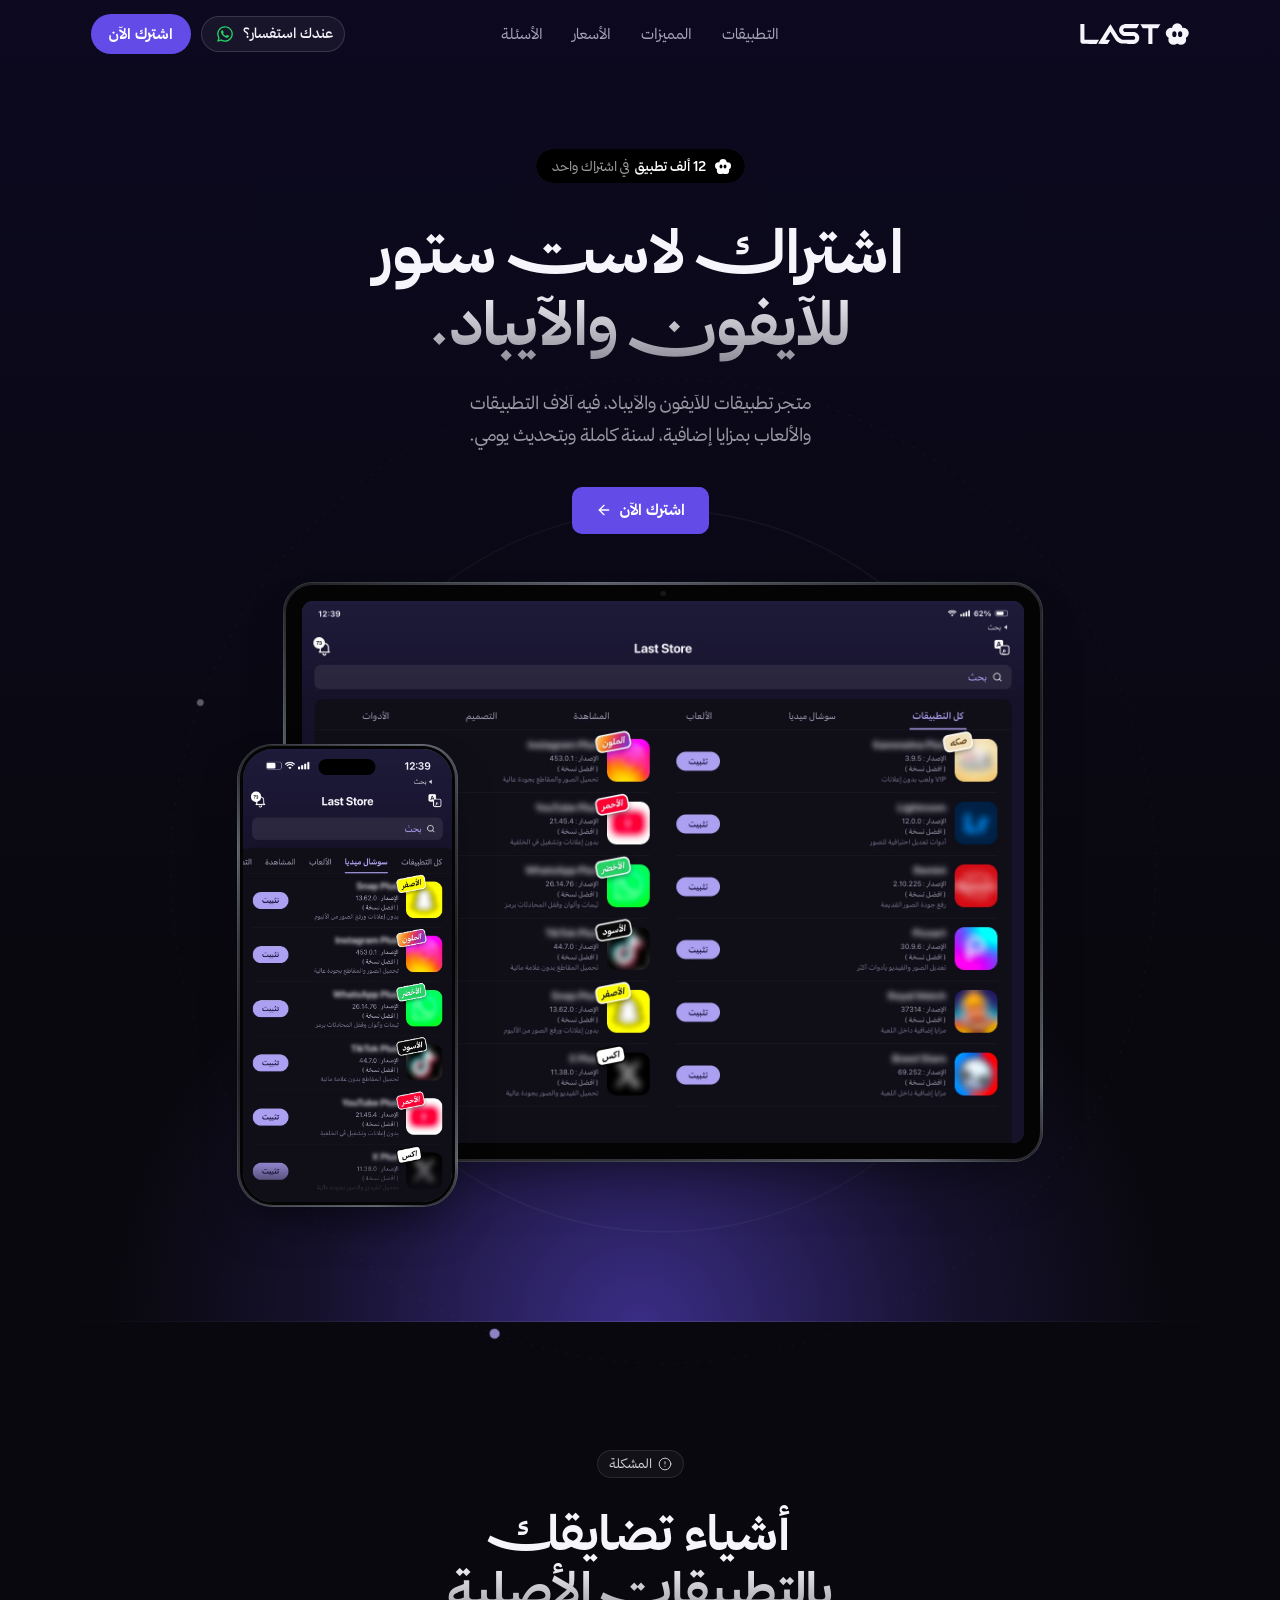
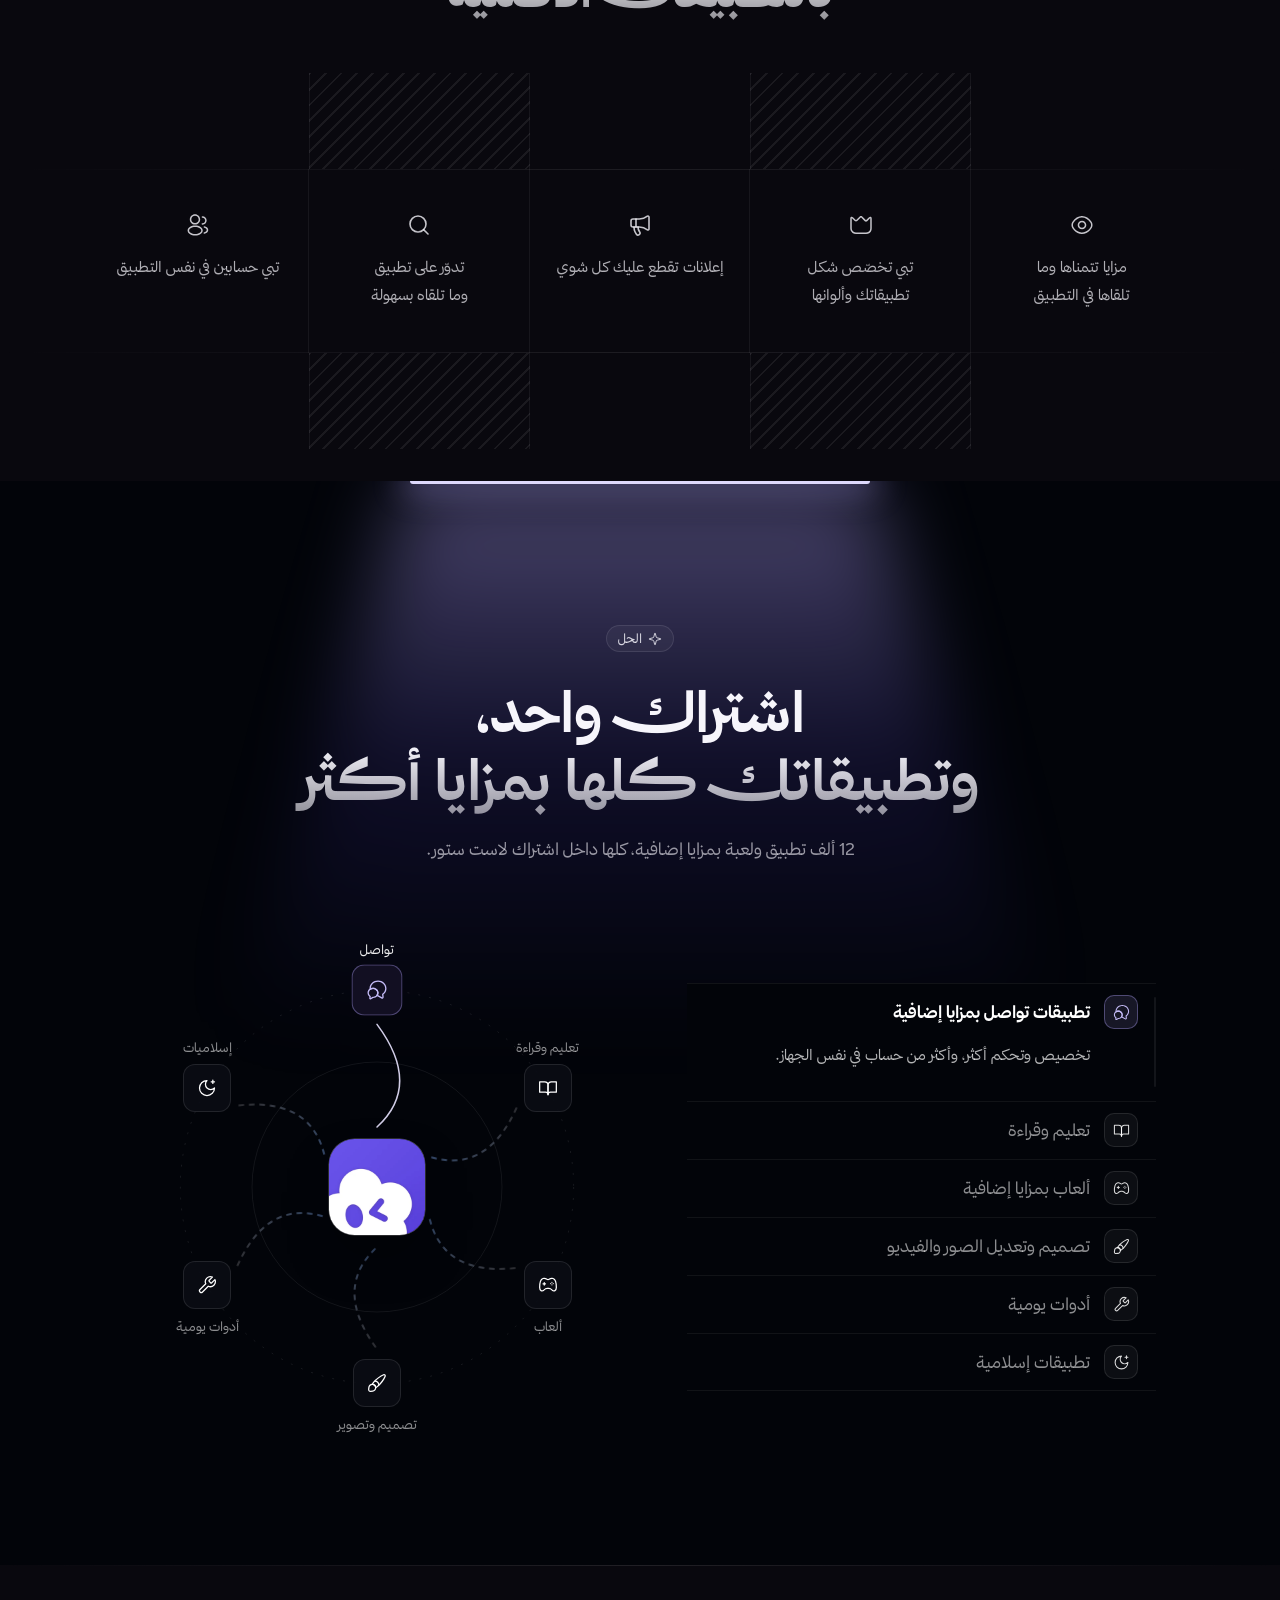
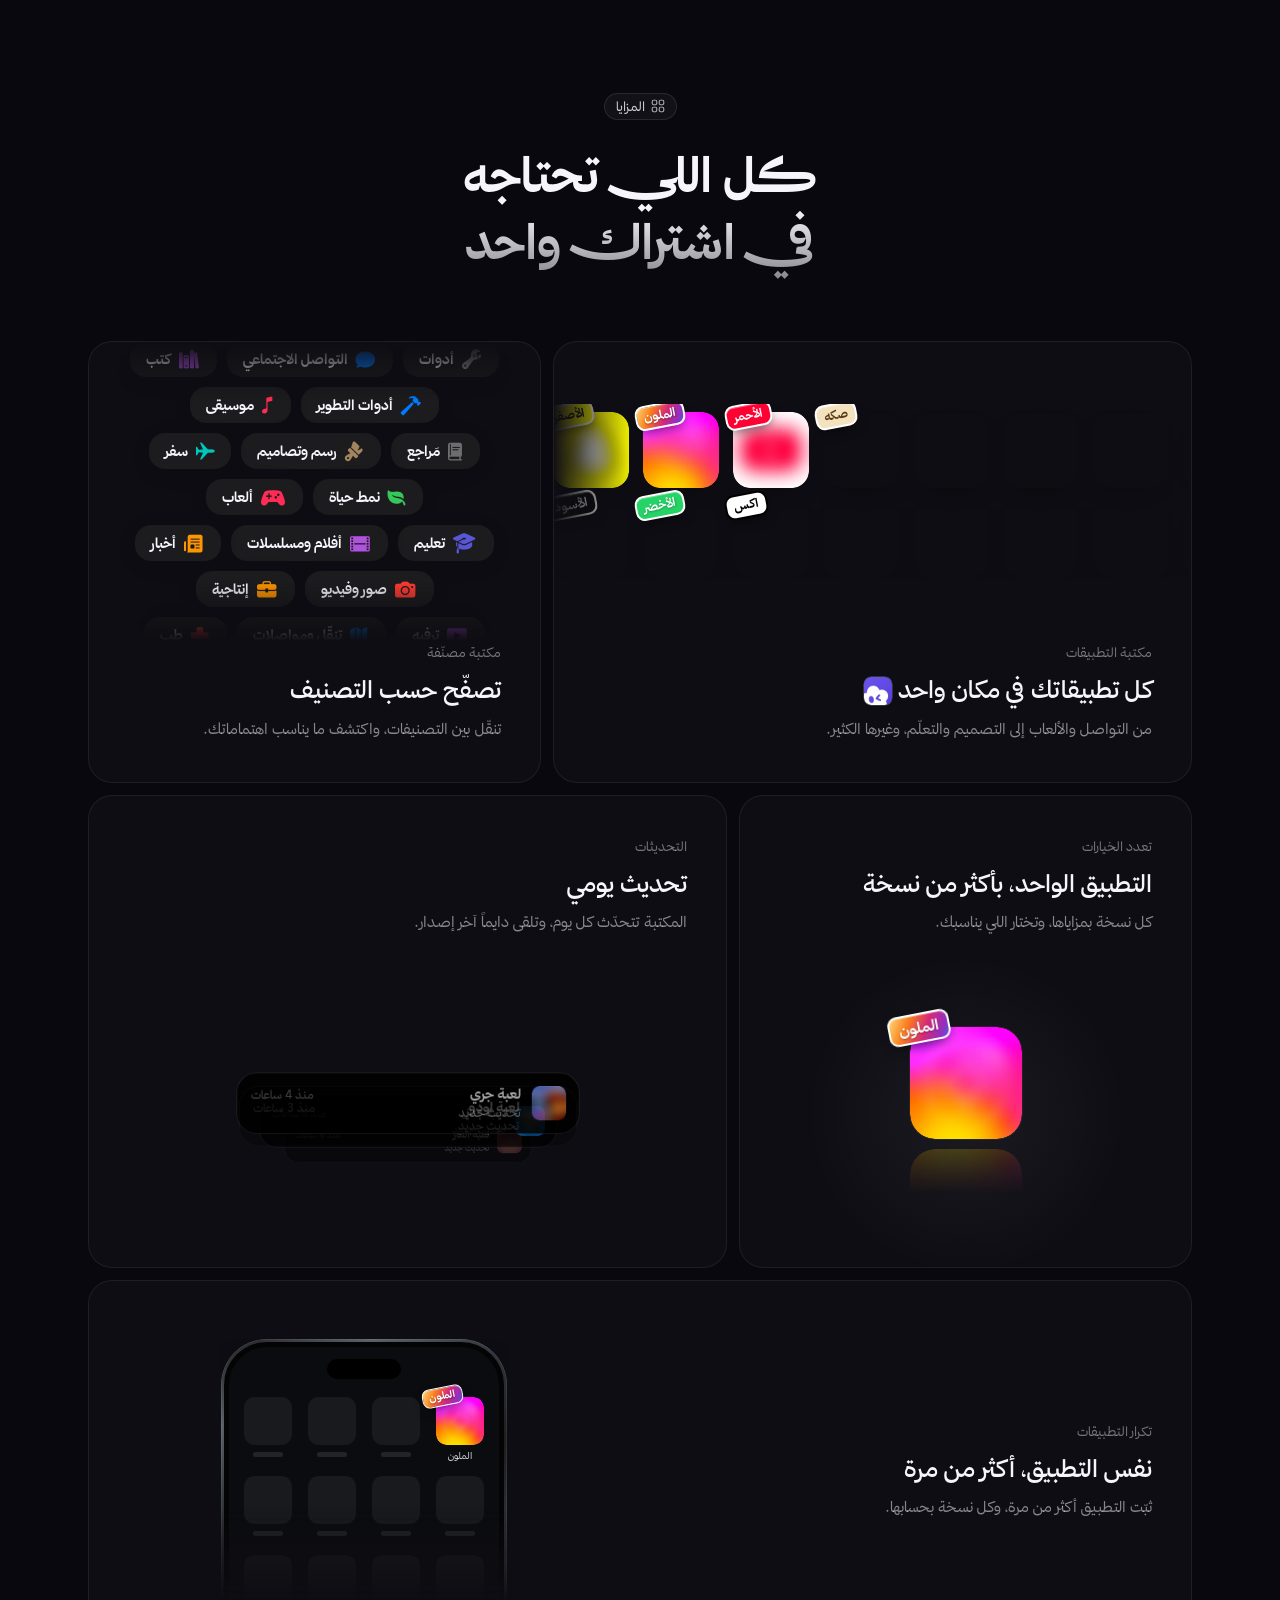
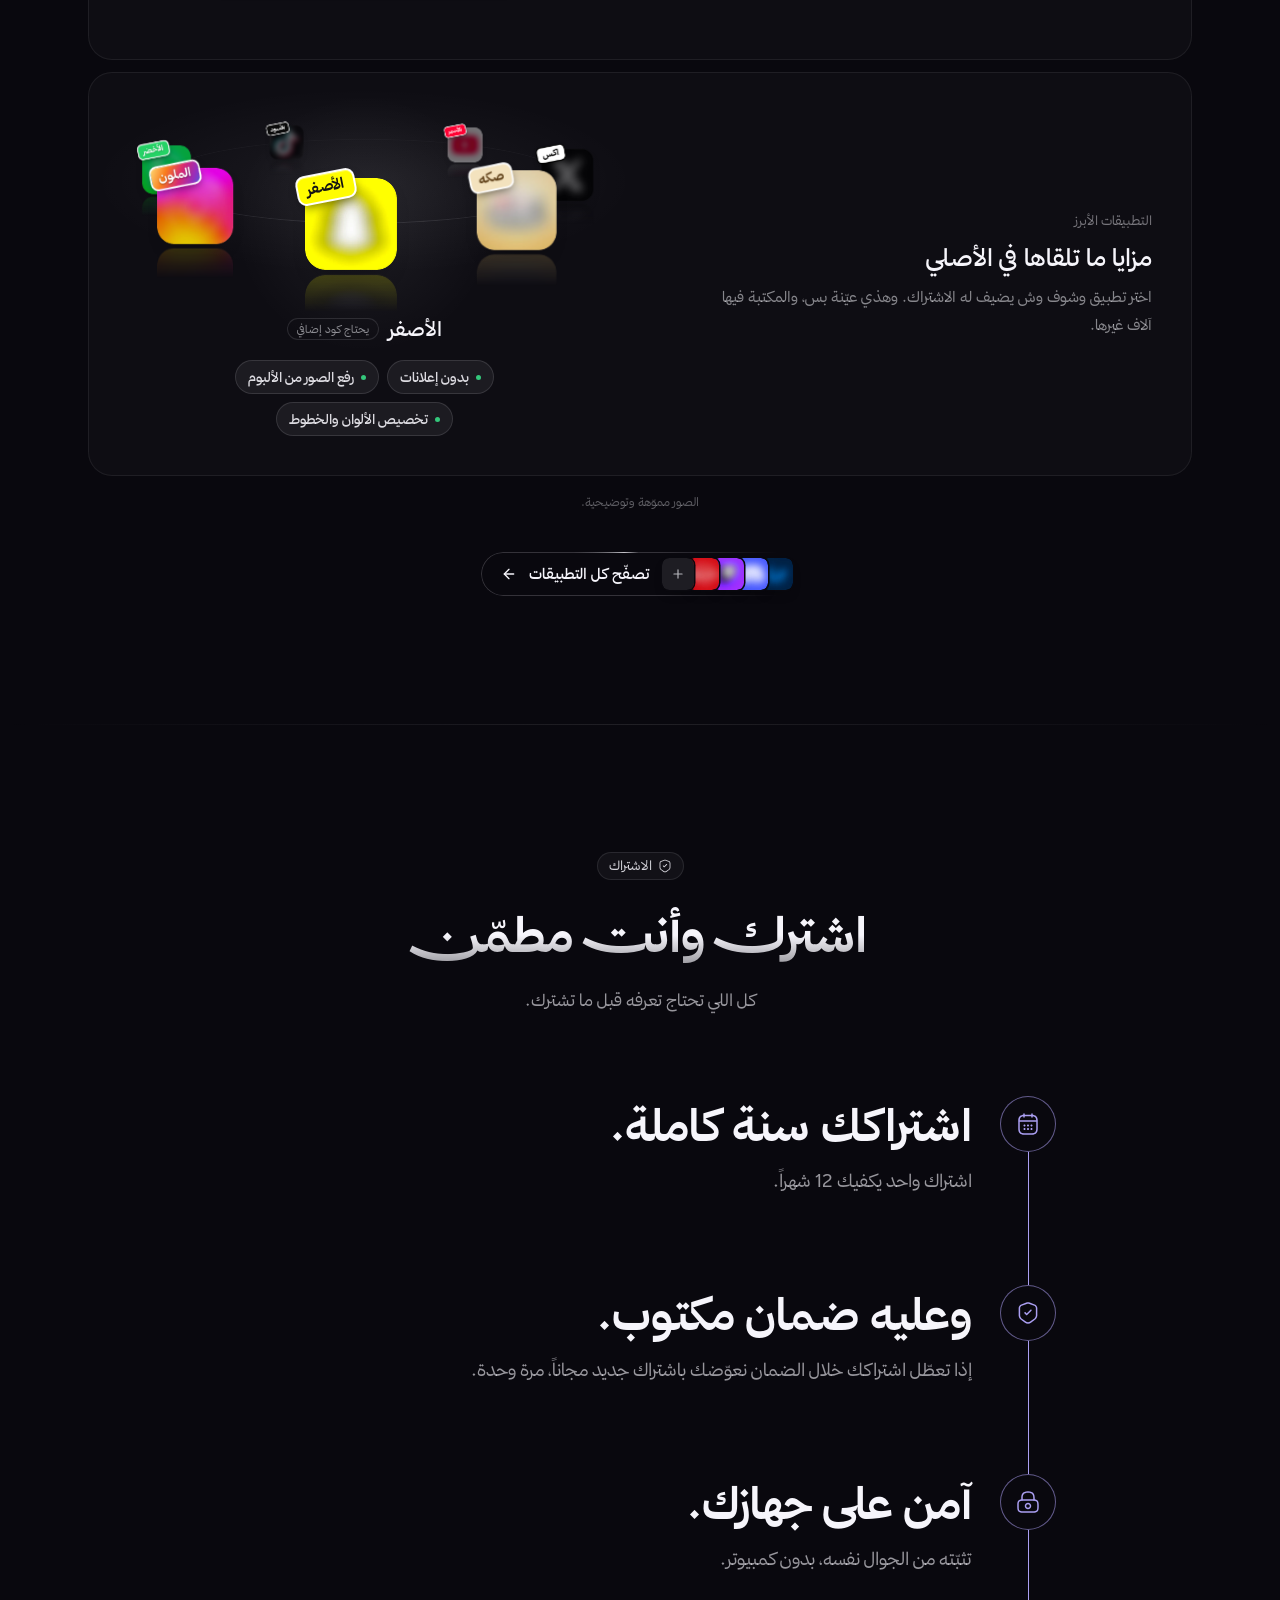
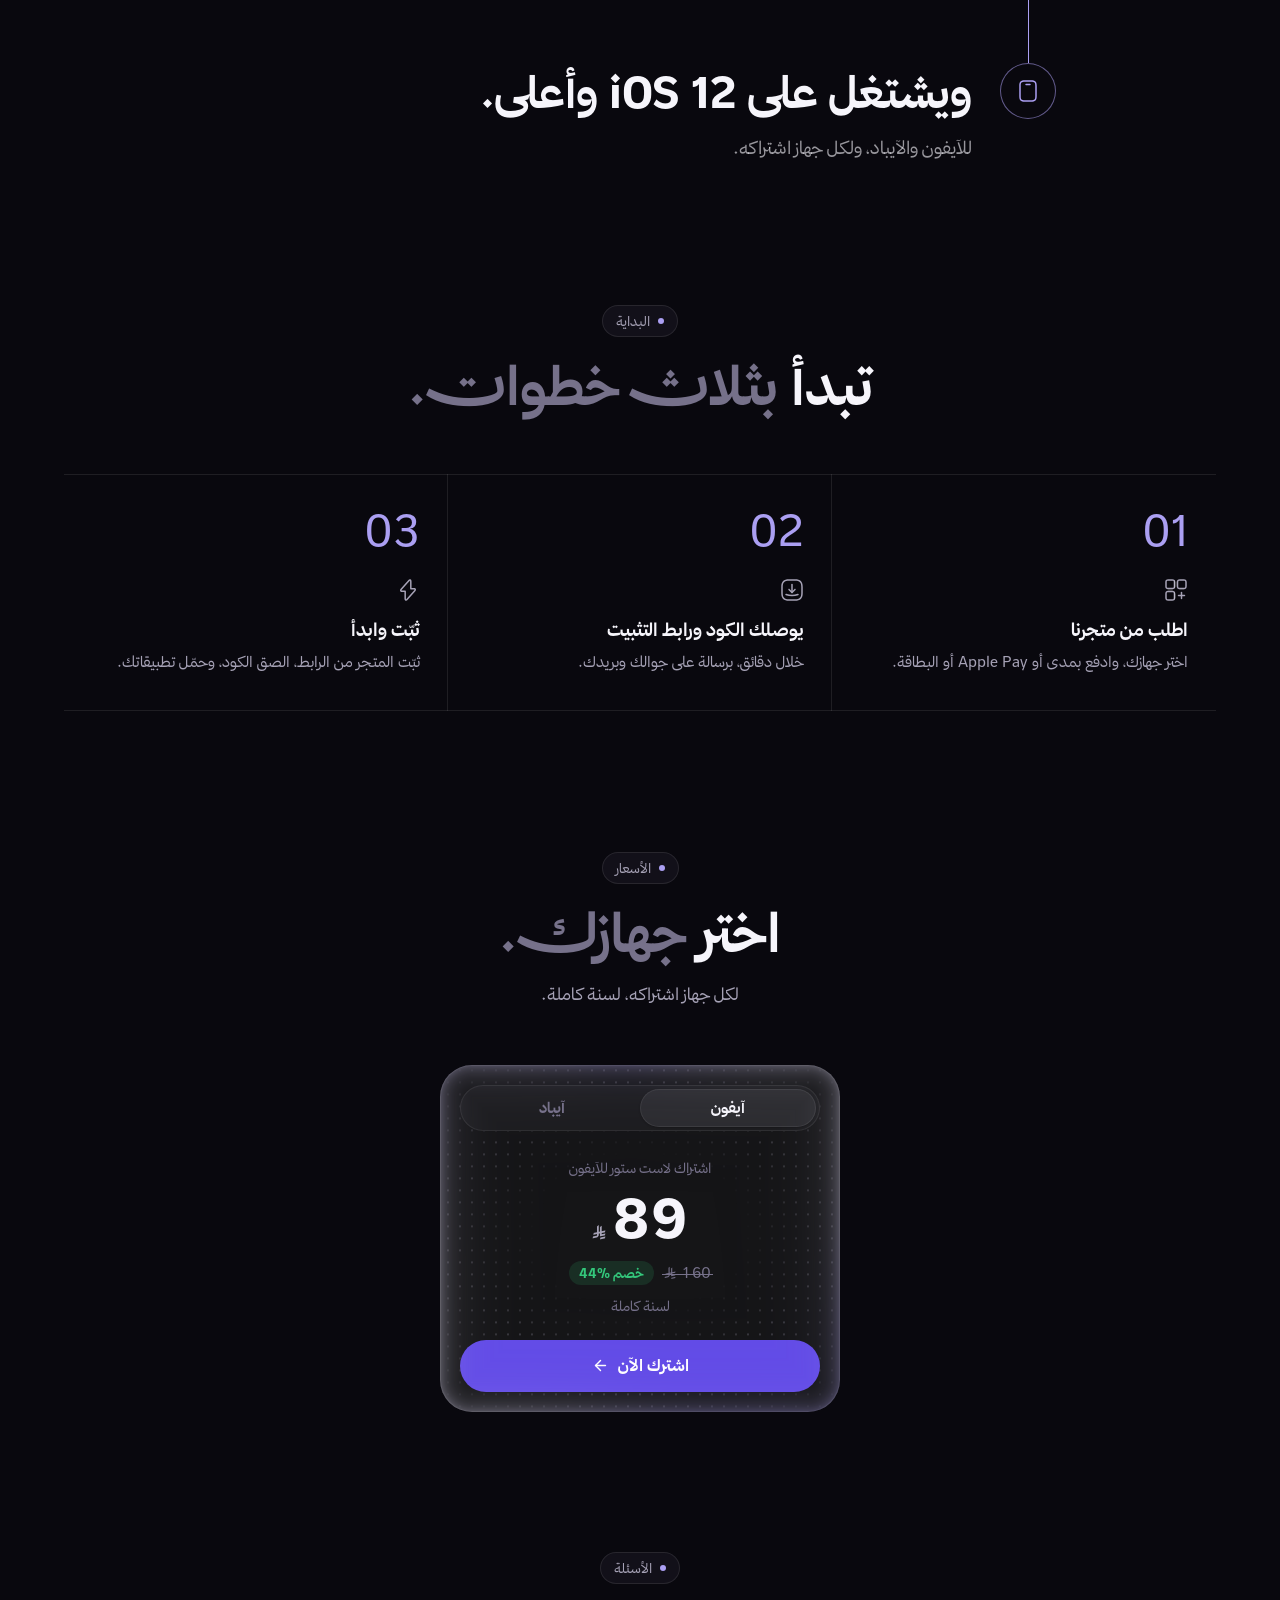
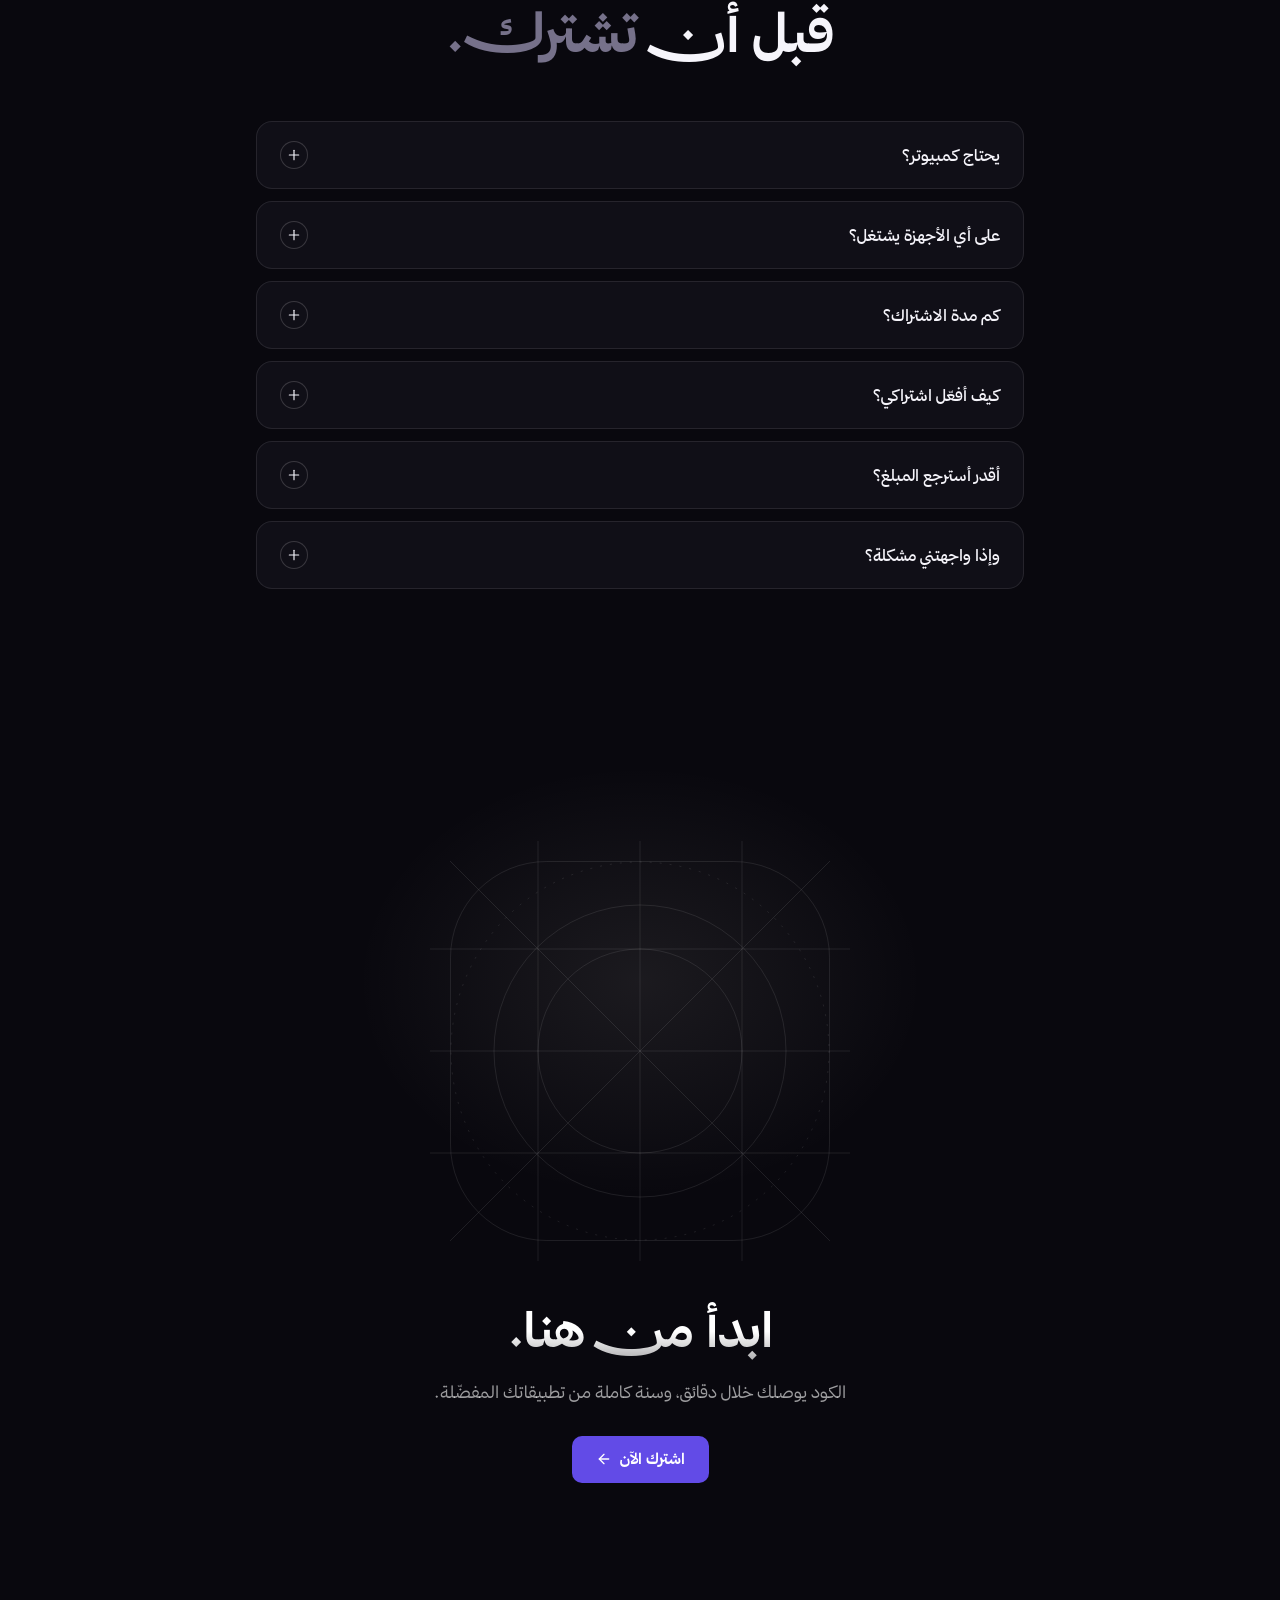
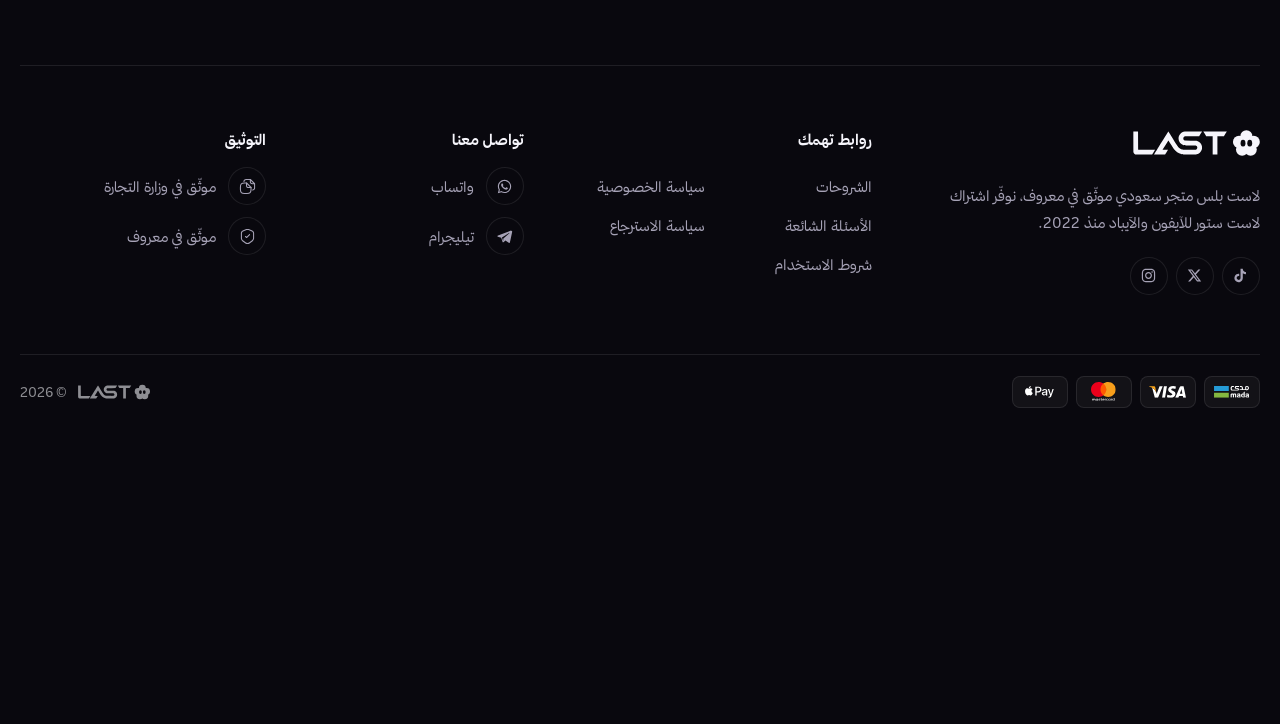
<file: ads-b.html>
<!doctype html>
<html lang="ar" dir="rtl" data-theme="dark">
<head>
<meta charset="utf-8">
<meta name="viewport" content="width=device-width,initial-scale=1,viewport-fit=cover">
<meta name="color-scheme" content="dark">
<meta name="theme-color" content="#09080E">
<title>اشتراك لاست ستور للآيفون والآيباد | لاست ستور</title>
<meta name="description" content="اشتراك لاست ستور للآيفون والآيباد لمدة سنة: متجر فيه 12 ألف تطبيق ولعبة بمزايا إضافية وتحديث يومي، من متجر سعودي موثّق.">
<link rel="icon" href="home-prime/lastplus-icon.png">
<link rel="apple-touch-icon" href="home-prime/lastplus-icon-180.png">
<script src="home-ads/guard-lite.js"></script>
<script>

(() => { document.documentElement.dataset.theme = "dark"; document.documentElement.classList.add("hb-js"); })();
</script>
<link rel="preload" href="home-lux/fonts/thmanyahsans-Bold.woff2" as="font" type="font/woff2" crossorigin>
<link rel="preload" href="home-lux/fonts/thmanyahsans-Regular.woff2" as="font" type="font/woff2" crossorigin>
<link rel="preload" href="home-lux/fonts/thmanyahsans-Medium.woff2" as="font" type="font/woff2" crossorigin>
<link rel="stylesheet" href="home-lux/home.css">
<link rel="stylesheet" href="home-lux-end/end.css">
<link rel="stylesheet" href="home-prime/prime.css">
<link rel="stylesheet" href="home-prime/bg.css">
<link rel="stylesheet" href="home-prime/hero.css">
<link rel="stylesheet" href="home-prime/badge.css">
<link rel="stylesheet" href="home-prime/features.css">
<link rel="stylesheet" href="home-prime/solution3.css">
<link rel="stylesheet" href="home-prime/solution4.css">
<link rel="stylesheet" href="home-prime/solution5.css">
<link rel="stylesheet" href="home-prime/dup.css">
<link rel="stylesheet" href="home-prime/wall.css">
<link rel="stylesheet" href="home-prime/sign3.css">
<link rel="stylesheet" href="home-prime/cats.css">
<link rel="stylesheet" href="home-prime/updates.css">
<link rel="stylesheet" href="home-prime/updates-x.css">
<link rel="stylesheet" href="home-prime/ring.css">
<link rel="stylesheet" href="home-prime/versions.css">
<link rel="stylesheet" href="home-prime/combo.css">
<link rel="stylesheet" href="home-prime/assure.css">
<link rel="stylesheet" href="home-prime/plans.css">
<link rel="stylesheet" href="home-prime/faq.css">
<link rel="stylesheet" href="home-prime/brand.css">
<link rel="stylesheet" href="home-ads/ads.css">
<link rel="stylesheet" href="home-ads/stickers.css">
<link rel="stylesheet" href="home-prime/v2.css">
<script>

(() => {
  const root = document.documentElement, ready = () => requestAnimationFrame(() => root.classList.add("hb-ready"));
  if (!document.fonts || !document.fonts.load) return ready();
  const faces = ["400", "500", "700"].map((w) => document.fonts.load(`${w} 1em "Thmanyah Sans"`).catch(() => {}));
  Promise.race([Promise.all(faces), new Promise((r) => setTimeout(r, 3000))]).then(ready);
})();
</script>
</head>
<body>

<header class="top" id="top">
  <div class="top-in">
    <a class="brand" href="#hero" aria-label="لاست بلس"><i class="m lockup"></i></a>
    <nav class="nav" aria-label="أقسام الصفحة">
      <a href="#solution">التطبيقات</a>
      <a href="#features">المميزات</a>
      <a href="#plans">الأسعار</a>
      <a href="#faq">الأسئلة</a>
    </nav>
    <div class="pr-acts">
      
      <a class="ask" href="https://wa.me/966505424669" target="_top" rel="noopener" aria-label="عندك استفسار؟ تواصل معنا على واتساب"><span>عندك استفسار؟</span><i class="m ct-whatsapp" aria-hidden="true"></i></a>
      <a class="btn btn-sm" href="#plans">اشترك الآن</a>
    </div>
  </div>
</header>
<script>

(() => { const top = document.getElementById("top"); let on = null; const set = () => { const s = scrollY > 8; if (s !== on) { on = s; top.classList.toggle("solid", s); } }; set(); addEventListener("scroll", set, { passive: true }); })();
</script>

<main class="pr">

  <section class="pr-hero" id="hero">
    <div class="pr-hero-in">

      <span class="hb-island" role="note"><i class="hb-mark" role="img" aria-label="لاست بلس"></i><span class="hb-t"><b>12 ألف تطبيق</b> <span>في اشتراك واحد</span></span></span>
      <h1 class="pr-title pr-in" style="--k:1"><span>اشتراك لاست ستور</span><span>للآيفون والآيباد.</span></h1>
      <p class="pr-lead pr-in" style="--k:2">متجر تطبيقات للآيفون والآيباد، فيه آلاف التطبيقات والألعاب بمزايا إضافية، لسنة كاملة وبتحديث يومي.</p>
      <div class="pr-ctas pr-in" style="--k:3">
        <a class="pr-go" href="#plans">اشترك الآن<svg viewBox="0 0 24 24" aria-hidden="true"><path d="m12 19-7-7 7-7"/><path d="M19 12H5"/></svg></a>
      </div>
    </div>
    <div class="pr-shots">
      <svg class="pr-rings" aria-hidden="true" viewBox="0 0 640 640" fill="none"><circle cx="320" cy="320" r="214"/><g><circle class="dash" cx="320" cy="320" r="292" stroke-dasharray="2 10"/><circle class="dot" cx="320" cy="28" r="3"/><circle class="dot2" cx="612" cy="320" r="2"/></g></svg>
      <div class="pr-ipad"><div class="pr-ipad-screen"><img src="home-ads/bl/shots/ipad.webp" alt="متجر لاست ستور على الآيباد" width="1520" height="1140" decoding="async" fetchpriority="high"></div></div>
      <div class="pr-iphone"><span class="pr-island" aria-hidden="true"></span><div class="pr-iphone-screen"><img src="home-ads/bl/shots/iphone.webp" alt="صفحة التطبيقات في متجر لاست ستور على الآيفون" width="690" height="1495" decoding="async"></div></div>
    </div>
  </section>

  <div class="pf">

  <section class="pf-why" id="why" aria-labelledby="pf-why-t">

    <header class="pf-head rv">
      <span class="pf-chip"><svg class="i" viewBox="0 0 24 24" aria-hidden="true"><circle cx="12" cy="12" r="10"/><path d="M12 8v4"/><path d="M12 16h.01"/></svg>المشكلة</span>
      <h2 class="pf-title" id="pf-why-t"><span>أشياء تضايقك</span><span>بالتطبيقات الأصلية</span></h2>
    </header>
    <div class="pf-row rv">
      <div class="pf-hatch up" aria-hidden="true"><i></i><i></i></div>
      <div class="pf-hatch down" aria-hidden="true"><i></i><i></i></div>

      <ul>
        <li><svg class="vx" viewBox="0 0 24 24" aria-hidden="true"><path d="M11.9999 16.3299C9.60992 16.3299 7.66992 14.3899 7.66992 11.9999C7.66992 9.60992 9.60992 7.66992 11.9999 7.66992C14.3899 7.66992 16.3299 9.60992 16.3299 11.9999C16.3299 14.3899 14.3899 16.3299 11.9999 16.3299ZM11.9999 9.16992C10.4399 9.16992 9.16992 10.4399 9.16992 11.9999C9.16992 13.5599 10.4399 14.8299 11.9999 14.8299C13.5599 14.8299 14.8299 13.5599 14.8299 11.9999C14.8299 10.4399 13.5599 9.16992 11.9999 9.16992Z" fill="currentColor"/><path d="M12.0001 21.02C8.24008 21.02 4.69008 18.82 2.25008 15C1.19008 13.35 1.19008 10.66 2.25008 8.99998C4.70008 5.17998 8.25008 2.97998 12.0001 2.97998C15.7501 2.97998 19.3001 5.17998 21.7401 8.99998C22.8001 10.65 22.8001 13.34 21.7401 15C19.3001 18.82 15.7501 21.02 12.0001 21.02ZM12.0001 4.47998C8.77008 4.47998 5.68008 6.41998 3.52008 9.80998C2.77008 10.98 2.77008 13.02 3.52008 14.19C5.68008 17.58 8.77008 19.52 12.0001 19.52C15.2301 19.52 18.3201 17.58 20.4801 14.19C21.2301 13.02 21.2301 10.98 20.4801 9.80998C18.3201 6.41998 15.2301 4.47998 12.0001 4.47998Z" fill="currentColor"/></svg><p>مزايا تتمناها وما تلقاها في التطبيق</p></li>
        <li><svg class="vx" viewBox="0 0 24 24" aria-hidden="true"><path d="M17 21.0401H7C3.83 21.0401 1.25 18.4601 1.25 15.2901V5.7101C1.25 4.4101 1.85 3.9601 2.21 3.8101C2.57 3.6601 3.31 3.5501 4.23 4.4701L6.82 7.0601C6.92 7.1601 7.08 7.1601 7.17 7.0601L10.76 3.4701C11.42 2.8101 12.58 2.8101 13.23 3.4701L16.82 7.0601C16.92 7.1601 17.08 7.1601 17.17 7.0601L19.76 4.4701C20.68 3.5501 21.42 3.6701 21.78 3.8101C22.14 3.9601 22.74 4.4001 22.74 5.7101V15.3001C22.75 18.7301 20.44 21.0401 17 21.0401ZM2.81 5.2401C2.78 5.3201 2.75 5.4701 2.75 5.7101V15.3001C2.75 17.6401 4.66 19.5501 7 19.5501H17C19.58 19.5501 21.25 17.8801 21.25 15.3001V5.7101C21.25 5.4701 21.22 5.3301 21.19 5.2501C21.11 5.2901 20.99 5.3701 20.82 5.5401L18.23 8.1301C17.57 8.7901 16.41 8.7901 15.76 8.1301L12.17 4.5401C12.07 4.4401 11.91 4.4401 11.82 4.5401L8.24 8.1201C7.58 8.7801 6.42 8.7801 5.77 8.1201L3.18 5.5301C3.01 5.3601 2.88 5.2801 2.81 5.2401Z" fill="currentColor"/></svg><p>تبي تخصّص شكل تطبيقاتك وألوانها</p></li>
        <li><svg class="i" viewBox="0 0 24 24" aria-hidden="true"><path d="M11 6a13 13 0 0 0 8.4-2.8A1 1 0 0 1 21 4v12a1 1 0 0 1-1.6.8A13 13 0 0 0 11 14H5a2 2 0 0 1-2-2V8a2 2 0 0 1 2-2z"/><path d="M6 14a12 12 0 0 0 2.4 7.2 2 2 0 0 0 3.2-2.4A8 8 0 0 1 10 14"/><path d="M8 6v8"/></svg><p>إعلانات تقطع عليك كل شوي</p></li>
        <li><svg class="i" viewBox="0 0 24 24" aria-hidden="true"><circle cx="11" cy="11" r="8"/><path d="m21 21-4.3-4.3"/></svg><p>تدوّر على تطبيق وما تلقاه بسهولة</p></li>
        <li><svg class="vx" viewBox="0 0 24 24" aria-hidden="true"><path d="M9.16055 11.62C9.13055 11.62 9.11055 11.62 9.08055 11.62C9.03055 11.61 8.96055 11.61 8.90055 11.62C6.00055 11.53 3.81055 9.25 3.81055 6.44C3.81055 3.58 6.14055 1.25 9.00055 1.25C11.8605 1.25 14.1905 3.58 14.1905 6.44C14.1805 9.25 11.9805 11.53 9.19055 11.62C9.18055 11.62 9.17055 11.62 9.16055 11.62ZM9.00055 2.75C6.97055 2.75 5.31055 4.41 5.31055 6.44C5.31055 8.44 6.87055 10.05 8.86055 10.12C8.92055 10.11 9.05055 10.11 9.18055 10.12C11.1405 10.03 12.6805 8.42 12.6905 6.44C12.6905 4.41 11.0305 2.75 9.00055 2.75Z" fill="currentColor"/><path d="M16.5404 11.75C16.5104 11.75 16.4804 11.75 16.4504 11.74C16.0404 11.78 15.6204 11.49 15.5804 11.08C15.5404 10.67 15.7904 10.3 16.2004 10.25C16.3204 10.24 16.4504 10.24 16.5604 10.24C18.0204 10.16 19.1604 8.96 19.1604 7.49C19.1604 5.97 17.9304 4.74 16.4104 4.74C16.0004 4.75 15.6604 4.41 15.6604 4C15.6604 3.59 16.0004 3.25 16.4104 3.25C18.7504 3.25 20.6604 5.16 20.6604 7.5C20.6604 9.8 18.8604 11.66 16.5704 11.75C16.5604 11.75 16.5504 11.75 16.5404 11.75Z" fill="currentColor"/><path d="M9.16961 22.55C7.20961 22.55 5.23961 22.05 3.74961 21.05C2.35961 20.13 1.59961 18.87 1.59961 17.5C1.59961 16.13 2.35961 14.86 3.74961 13.93C6.74961 11.94 11.6096 11.94 14.5896 13.93C15.9696 14.85 16.7396 16.11 16.7396 17.48C16.7396 18.85 15.9796 20.12 14.5896 21.05C13.0896 22.05 11.1296 22.55 9.16961 22.55ZM4.57961 15.19C3.61961 15.83 3.09961 16.65 3.09961 17.51C3.09961 18.36 3.62961 19.18 4.57961 19.81C7.06961 21.48 11.2696 21.48 13.7596 19.81C14.7196 19.17 15.2396 18.35 15.2396 17.49C15.2396 16.64 14.7096 15.82 13.7596 15.19C11.2696 13.53 7.06961 13.53 4.57961 15.19Z" fill="currentColor"/><path d="M18.3402 20.75C17.9902 20.75 17.6802 20.51 17.6102 20.15C17.5302 19.74 17.7902 19.35 18.1902 19.26C18.8202 19.13 19.4002 18.88 19.8502 18.53C20.4202 18.1 20.7302 17.56 20.7302 16.99C20.7302 16.42 20.4202 15.88 19.8602 15.46C19.4202 15.12 18.8702 14.88 18.2202 14.73C17.8202 14.64 17.5602 14.24 17.6502 13.83C17.7402 13.43 18.1402 13.17 18.5502 13.26C19.4102 13.45 20.1602 13.79 20.7702 14.26C21.7002 14.96 22.2302 15.95 22.2302 16.99C22.2302 18.03 21.6902 19.02 20.7602 19.73C20.1402 20.21 19.3602 20.56 18.5002 20.73C18.4402 20.75 18.3902 20.75 18.3402 20.75Z" fill="currentColor"/></svg><p>تبي حسابين في نفس التطبيق</p></li>
      </ul>
    </div>
  </section>

  <section class="pf-sol" id="solution" aria-labelledby="pf-sol-t">

    <svg class="k-sprite" width="0" height="0" aria-hidden="true" style="position:absolute;width:0;height:0;overflow:hidden"><symbol id="k-social" viewBox="0 0 24 24" fill="none"><path d="M17.8701 21.8698C17.5601 21.8698 17.2501 21.7898 16.9701 21.6198L12.9601 19.2397C12.5401 19.2297 12.1201 19.1998 11.7201 19.1398C11.4501 19.0998 11.2201 18.9197 11.1201 18.6597C11.0201 18.3997 11.0701 18.1197 11.2501 17.9097C11.9101 17.1397 12.2501 16.2197 12.2501 15.2397C12.2501 12.8197 10.1201 10.8497 7.50008 10.8497C6.52008 10.8497 5.58007 11.1198 4.79007 11.6398C4.57007 11.7798 4.30007 11.7998 4.06007 11.6898C3.83007 11.5798 3.66008 11.3597 3.63008 11.0997C3.60008 10.8197 3.58008 10.5398 3.58008 10.2498C3.58008 5.28976 7.88008 1.25977 13.1601 1.25977C18.4401 1.25977 22.7401 5.28976 22.7401 10.2498C22.7401 12.9698 21.4801 15.4697 19.2601 17.1797L19.6001 19.8998C19.6801 20.5798 19.3801 21.2198 18.8101 21.5898C18.5301 21.7698 18.2001 21.8698 17.8701 21.8698ZM13.1501 17.7297C13.2901 17.7197 13.4301 17.7598 13.5501 17.8398L17.7401 20.3298C17.8501 20.3998 17.9401 20.3698 18.0001 20.3298C18.0501 20.2998 18.1301 20.2198 18.1101 20.0798L17.7201 16.9197C17.6901 16.6397 17.8101 16.3698 18.0301 16.2098C20.0701 14.7798 21.2401 12.5997 21.2401 10.2297C21.2401 6.09974 17.6201 2.73975 13.1601 2.73975C8.87008 2.73975 5.35007 5.85979 5.09007 9.77979C5.84007 9.48979 6.65008 9.32977 7.49008 9.32977C10.9401 9.32977 13.7401 11.9697 13.7401 15.2197C13.7501 16.0997 13.5401 16.9497 13.1501 17.7297Z" fill="currentColor"/><path d="M4.57977 22.7498C4.31977 22.7498 4.06977 22.6798 3.83977 22.5298C3.38977 22.2398 3.14978 21.7398 3.20978 21.2098L3.40977 19.6698C2.05977 18.5698 1.25977 16.9398 1.25977 15.2298C1.25977 13.2798 2.27978 11.4598 3.98978 10.3698C5.01978 9.69981 6.23977 9.33984 7.50977 9.33984C10.9598 9.33984 13.7598 11.9798 13.7598 15.2298C13.7598 16.5498 13.2798 17.8498 12.3998 18.8798C11.2698 20.2498 9.57977 21.0498 7.71977 21.1098L5.27977 22.5598C5.05977 22.6898 4.81977 22.7498 4.57977 22.7498ZM7.49977 10.8398C6.51977 10.8398 5.57976 11.1098 4.78976 11.6298C3.50976 12.4498 2.74977 13.7898 2.74977 15.2298C2.74977 16.6198 3.42978 17.8898 4.62978 18.7098C4.85978 18.8698 4.97977 19.1398 4.94977 19.4198L4.72977 21.1298L7.11977 19.7098C7.23977 19.6398 7.36977 19.5998 7.49977 19.5998C8.96977 19.5998 10.3598 18.9698 11.2398 17.8998C11.8998 17.1198 12.2498 16.1998 12.2498 15.2198C12.2498 12.8098 10.1198 10.8398 7.49977 10.8398Z" fill="currentColor"/></symbol><symbol id="k-video" viewBox="0 0 24 24" fill="none"><path d="M2 4.5h6a4 4 0 0 1 4 4V20a3 3 0 0 0-3-3H2z" stroke="currentColor" stroke-width="1.5" stroke-linejoin="round"/><path d="M22 4.5h-6a4 4 0 0 0-4 4V20a3 3 0 0 1 3-3h7z" stroke="currentColor" stroke-width="1.5" stroke-linejoin="round"/></symbol><symbol id="k-games" viewBox="0 0 24 24" fill="none"><path d="M10.6669 5.13443L10.165 4.77922C9.44862 4.27225 8.59264 4 7.71504 4H7.10257C6.69838 4 6.29009 4.02549 5.90915 4.16059C3.52645 5.00566 1.88749 8.09504 2.00604 15.1026C2.02992 16.5145 2.3603 18.075 3.63423 18.6842C4.03121 18.8741 4.49667 19 5.02671 19C5.66273 19 6.1678 18.8187 6.55763 18.5632C7.47153 17.9642 8.14122 16.9639 9.11125 16.4609C9.69519 16.1581 10.3434 16 11.0011 16H12.9989C13.6566 16 14.3048 16.1581 14.8888 16.4609C15.8588 16.9639 16.5285 17.9642 17.4424 18.5632C17.8322 18.8187 18.3373 19 18.9733 19C19.5033 19 19.9688 18.8741 20.3658 18.6842C21.6397 18.075 21.9701 16.5145 21.994 15.1026C22.1125 8.09503 20.4735 5.00566 18.0908 4.16059C17.7099 4.02549 17.3016 4 16.8974 4H16.2849C15.4074 4 14.5514 4.27225 13.8351 4.77922L13.3332 5.13441C12.9434 5.41029 12.4776 5.55844 12 5.55844C11.5225 5.55844 11.0567 5.41029 10.6669 5.13443Z" stroke="currentColor" stroke-width="1.5" stroke-linecap="round"/><path d="M7.5 9V10.5M7.5 10.5V12M7.5 10.5L6 10.5M7.5 10.5L9 10.5" stroke="currentColor" stroke-width="1.5" stroke-linecap="round"/><path d="M19 10.25C19 10.6642 18.6642 11 18.25 11C17.8358 11 17.5 10.6642 17.5 10.25C17.5 9.83579 17.8358 9.5 18.25 9.5C18.6642 9.5 19 9.83579 19 10.25Z" fill="currentColor"/><path d="M16 10.25C16 10.6642 15.6642 11 15.25 11C14.8358 11 14.5 10.6642 14.5 10.25C14.5 9.83579 14.8358 9.5 15.25 9.5C15.6642 9.5 16 9.83579 16 10.25Z" fill="currentColor"/><path d="M16.75 8C17.1642 8 17.5 8.33579 17.5 8.75C17.5 9.16421 17.1642 9.5 16.75 9.5C16.3358 9.5 16 9.16421 16 8.75C16 8.33579 16.3358 8 16.75 8Z" fill="currentColor"/><path d="M16.75 11C17.1642 11 17.5 11.3358 17.5 11.75C17.5 12.1642 17.1642 12.5 16.75 12.5C16.3358 12.5 16 12.1642 16 11.75C16 11.3358 16.3358 11 16.75 11Z" fill="currentColor"/></symbol><symbol id="k-design" viewBox="0 0 24 24" fill="none"><path d="M10.4299 18.3699C10.2799 18.3699 10.1399 18.3299 10.0099 18.2399C9.79991 18.0999 9.67991 17.8699 9.67991 17.6199C9.67991 17.4699 9.66991 17.3099 9.64991 17.1499C9.55991 16.4399 9.23991 15.8199 8.69991 15.2799C8.15991 14.7399 7.48991 14.3999 6.76991 14.3099C6.64991 14.2999 6.47991 14.2899 6.31991 14.2999C6.05991 14.3199 5.81991 14.2099 5.66991 13.9999C5.51991 13.7999 5.47991 13.5299 5.55991 13.2899C5.70991 12.8799 5.92991 12.5099 6.18991 12.2099L7.72991 10.2699C10.3799 6.95992 15.7499 2.97992 19.6799 1.39992C20.5099 1.07992 21.3999 1.26992 22.0099 1.86992C22.6399 2.49992 22.8299 3.39992 22.4999 4.21992C20.9199 8.15992 16.9499 13.5199 13.6399 16.1699L11.6699 17.7499C11.2999 18.0199 10.9999 18.1899 10.6999 18.3099C10.6199 18.3499 10.5199 18.3699 10.4299 18.3699ZM7.53991 12.9399C8.37991 13.1599 9.12991 13.5999 9.75991 14.2299C10.3899 14.8499 10.8099 15.5699 11.0199 16.3699L12.7099 15.0099C15.8499 12.4999 19.6199 7.40992 21.1099 3.66992C21.2599 3.29992 21.0499 3.03992 20.9499 2.94992C20.8799 2.87992 20.6199 2.65992 20.2199 2.80992C16.4999 4.30992 11.4099 8.07992 8.88991 11.2199L7.53991 12.9399Z" fill="currentColor"/><path d="M4.07938 22.7501C3.32938 22.7501 2.60938 22.4501 2.06938 21.9101C1.44938 21.2901 1.14938 20.4301 1.24938 19.5501L1.51938 17.0901C1.77938 14.6501 3.77938 12.8401 6.25938 12.7901C6.44938 12.7801 6.69938 12.7901 6.92938 12.8101C8.01938 12.9501 8.98938 13.4401 9.76938 14.2201C10.5394 14.9901 10.9994 15.9101 11.1394 16.9401C11.1694 17.1601 11.1894 17.4001 11.1894 17.6101C11.1894 18.9301 10.6794 20.1601 9.75938 21.0901C8.98938 21.8501 7.99938 22.3201 6.87938 22.4601L4.40938 22.7301C4.29938 22.7401 4.18938 22.7501 4.07938 22.7501ZM6.44938 14.3001C6.40938 14.3001 6.35938 14.3001 6.31938 14.3001C4.80938 14.3301 3.20938 15.3601 3.00938 17.2601L2.73938 19.7201C2.68938 20.1401 2.83938 20.5501 3.12938 20.8501C3.41938 21.1401 3.82938 21.2901 4.23938 21.2401L6.69938 20.9701C7.46938 20.8701 8.15938 20.5501 8.67938 20.0301C9.31938 19.3901 9.67938 18.5301 9.67938 17.6101C9.67938 17.4601 9.66938 17.3001 9.64938 17.1401C9.55938 16.4301 9.23938 15.8101 8.69938 15.2701C8.15938 14.7301 7.48938 14.3901 6.76938 14.3001C6.68938 14.3001 6.56938 14.3001 6.44938 14.3001Z" fill="currentColor"/><path d="M14.2398 15.2202C13.8298 15.2202 13.4898 14.8802 13.4898 14.4702C13.4898 12.2702 11.6998 10.4902 9.50977 10.4902C9.09977 10.4902 8.75977 10.1502 8.75977 9.74023C8.75977 9.33023 9.08977 8.99023 9.49977 8.99023C12.5198 8.99023 14.9798 11.4502 14.9798 14.4702C14.9898 14.8902 14.6498 15.2202 14.2398 15.2202Z" fill="currentColor"/></symbol><symbol id="k-paid" viewBox="0 0 24 24" fill="none"><path d="M14.7 6.3a1 1 0 0 0 0 1.4l1.6 1.6a1 1 0 0 0 1.4 0l3.77-3.77a6 6 0 0 1-7.94 7.94l-6.91 6.91a2.12 2.12 0 0 1-3-3l6.91-6.91a6 6 0 0 1 7.94-7.94z" stroke="currentColor" stroke-width="1.5" stroke-linejoin="round"/></symbol><symbol id="k-store" viewBox="0 0 24 24" fill="none"><path d="M12 3a6 6 0 0 0 9 9 9 9 0 1 1-9-9Z" stroke="currentColor" stroke-width="1.5" stroke-linejoin="round"/><path d="M19 2.5v4M21 4.5h-4" stroke="currentColor" stroke-width="1.5" stroke-linecap="round"/></symbol></svg>
    <div class="pf-bar" aria-hidden="true"></div>
    <div class="pf-beam" aria-hidden="true"><i></i></div>
    <header class="pf-head rv">
      <span class="pf-chip"><svg class="i" viewBox="0 0 24 24" aria-hidden="true"><path d="M9.937 15.5A2 2 0 0 0 8.5 14.063l-6.135-1.582a.5.5 0 0 1 0-.962L8.5 9.936A2 2 0 0 0 9.937 8.5l1.582-6.135a.5.5 0 0 1 .963 0L14.063 8.5A2 2 0 0 0 15.5 9.937l6.135 1.581a.5.5 0 0 1 0 .964L15.5 14.063a2 2 0 0 0-1.437 1.437l-1.582 6.135a.5.5 0 0 1-.963 0z"/></svg>الحل</span>
      <h2 class="pf-title" id="pf-sol-t"><span>اشتراك واحد،</span><span>وتطبيقاتك كلها بمزايا أكثر</span></h2>
      <p class="pf-lead">12 ألف تطبيق ولعبة بمزايا إضافية، كلها داخل اشتراك لاست ستور.</p>
    </header>
    <div class="s4 rv" id="s4">
      <ol class="s4-list" aria-label="أنواع التطبيقات">
        <li class="s4-item"><button class="s4-row" type="button" aria-expanded="false"><span class="s4-ic"><svg class="k" viewBox="0 0 24 24" fill="none" aria-hidden="true"><use href="#k-social" width="24" height="24"/></svg></span>تطبيقات تواصل بمزايا إضافية</button><p class="s4-text">تخصيص وتحكم أكثر، وأكثر من حساب في نفس الجهاز.</p><i class="s4-bar" aria-hidden="true"></i></li>
        <li class="s4-item"><button class="s4-row" type="button" aria-expanded="false"><span class="s4-ic"><svg class="k" viewBox="0 0 24 24" fill="none" aria-hidden="true"><use href="#k-video" width="24" height="24"/></svg></span>تعليم وقراءة</button><p class="s4-text">تطبيقات لتعلّم اللغات، وقراءة الكتب والاستماع لها.</p><i class="s4-bar" aria-hidden="true"></i></li>
        <li class="s4-item"><button class="s4-row" type="button" aria-expanded="false"><span class="s4-ic"><svg class="k" viewBox="0 0 24 24" fill="none" aria-hidden="true"><use href="#k-games" width="24" height="24"/></svg></span>ألعاب بمزايا إضافية</button><p class="s4-text">أكثر من 9 آلاف لعبة، بمراحل ومزايا إضافية.</p><i class="s4-bar" aria-hidden="true"></i></li>
        <li class="s4-item"><button class="s4-row" type="button" aria-expanded="false"><span class="s4-ic"><svg class="k" viewBox="0 0 24 24" fill="none" aria-hidden="true"><use href="#k-design" width="24" height="24"/></svg></span>تصميم وتعديل الصور والفيديو</button><p class="s4-text">تطبيقات تصميم وتعديل بأدوات احترافية.</p><i class="s4-bar" aria-hidden="true"></i></li>
        <li class="s4-item"><button class="s4-row" type="button" aria-expanded="false"><span class="s4-ic"><svg class="k" viewBox="0 0 24 24" fill="none" aria-hidden="true"><use href="#k-paid" width="24" height="24"/></svg></span>أدوات يومية</button><p class="s4-text">مسح ضوئي وتحويل ملفات وتطبيقات إنتاجية تسهّل يومك.</p><i class="s4-bar" aria-hidden="true"></i></li>
        <li class="s4-item"><button class="s4-row" type="button" aria-expanded="false"><span class="s4-ic"><svg class="k" viewBox="0 0 24 24" fill="none" aria-hidden="true"><use href="#k-store" width="24" height="24"/></svg></span>تطبيقات إسلامية</button><p class="s4-text">مصاحف وتلاوات وأذكار وأوقات الصلاة.</p><i class="s4-bar" aria-hidden="true"></i></li>
      </ol>
      <div class="s4-orbit" aria-hidden="true">
        <div class="s3">
          <div class="s3-stage">
            <svg class="s3-rings" viewBox="0 0 600 600"><circle cx="300" cy="300" r="150"/><circle class="dash" cx="300" cy="300" r="236"/></svg>
            <svg class="s3-lines" viewBox="0 0 600 600" fill="none"><defs><radialGradient id="s3-fade" gradientUnits="userSpaceOnUse" cx="300" cy="300" r="236"><stop offset="0" stop-color="#AB9FF2" stop-opacity=".55"/><stop offset="1" stop-color="#ffffff" stop-opacity=".12"/></radialGradient></defs><g class="bases"></g><g class="run"></g></svg>
            <div class="s3-core"><img class="s5-icon" src="home-prime/lastplus-icon.webp" alt="" width="96" height="96" decoding="async"><span class="pf-pulse"></span></div>
            <figure class="s3-node"><b><svg class="k" viewBox="0 0 24 24" fill="none" aria-hidden="true"><use href="#k-social" width="24" height="24"/></svg></b><span>تواصل</span></figure>
            <figure class="s3-node"><b><svg class="k" viewBox="0 0 24 24" fill="none" aria-hidden="true"><use href="#k-video" width="24" height="24"/></svg></b><span>تعليم وقراءة</span></figure>
            <figure class="s3-node"><b><svg class="k" viewBox="0 0 24 24" fill="none" aria-hidden="true"><use href="#k-games" width="24" height="24"/></svg></b><span>ألعاب</span></figure>
            <figure class="s3-node"><b><svg class="k" viewBox="0 0 24 24" fill="none" aria-hidden="true"><use href="#k-design" width="24" height="24"/></svg></b><span>تصميم وتصوير</span></figure>
            <figure class="s3-node"><b><svg class="k" viewBox="0 0 24 24" fill="none" aria-hidden="true"><use href="#k-paid" width="24" height="24"/></svg></b><span>أدوات يومية</span></figure>
            <figure class="s3-node"><b><svg class="k" viewBox="0 0 24 24" fill="none" aria-hidden="true"><use href="#k-store" width="24" height="24"/></svg></b><span>إسلاميات</span></figure>
            <i class="s4-comet t2"></i><i class="s4-comet t1"></i><i class="s4-comet"></i>
          </div>
        </div>
      </div>
    </div>
  </section>

  <section class="pf-feat" id="features" aria-labelledby="pf-feat-t">
    <header class="pf-head rv">
      <span class="pf-chip"><svg class="vx" viewBox="0 0 24 24" aria-hidden="true"><path d="M7 10.75H5C2.58 10.75 1.25 9.42 1.25 7V5C1.25 2.58 2.58 1.25 5 1.25H7C9.42 1.25 10.75 2.58 10.75 5V7C10.75 9.42 9.42 10.75 7 10.75ZM5 2.75C3.42 2.75 2.75 3.42 2.75 5V7C2.75 8.58 3.42 9.25 5 9.25H7C8.58 9.25 9.25 8.58 9.25 7V5C9.25 3.42 8.58 2.75 7 2.75H5Z" fill="currentColor"/><path d="M19 10.75H17C14.58 10.75 13.25 9.42 13.25 7V5C13.25 2.58 14.58 1.25 17 1.25H19C21.42 1.25 22.75 2.58 22.75 5V7C22.75 9.42 21.42 10.75 19 10.75ZM17 2.75C15.42 2.75 14.75 3.42 14.75 5V7C14.75 8.58 15.42 9.25 17 9.25H19C20.58 9.25 21.25 8.58 21.25 7V5C21.25 3.42 20.58 2.75 19 2.75H17Z" fill="currentColor"/><path d="M19 22.75H17C14.58 22.75 13.25 21.42 13.25 19V17C13.25 14.58 14.58 13.25 17 13.25H19C21.42 13.25 22.75 14.58 22.75 17V19C22.75 21.42 21.42 22.75 19 22.75ZM17 14.75C15.42 14.75 14.75 15.42 14.75 17V19C14.75 20.58 15.42 21.25 17 21.25H19C20.58 21.25 21.25 20.58 21.25 19V17C21.25 15.42 20.58 14.75 19 14.75H17Z" fill="currentColor"/><path d="M7 22.75H5C2.58 22.75 1.25 21.42 1.25 19V17C1.25 14.58 2.58 13.25 5 13.25H7C9.42 13.25 10.75 14.58 10.75 17V19C10.75 21.42 9.42 22.75 7 22.75ZM5 14.75C3.42 14.75 2.75 15.42 2.75 17V19C2.75 20.58 3.42 21.25 5 21.25H7C8.58 21.25 9.25 20.58 9.25 19V17C9.25 15.42 8.58 14.75 7 14.75H5Z" fill="currentColor"/></svg>المزايا</span>

      <h2 class="pf-title" id="pf-feat-t"><span>كل اللي تحتاجه</span><span>في اشتراك واحد</span></h2>

    </header>
    <div class="pf-grid">

      <article class="pf-card w rv pf-fill">

        <div class="pf-vis wall-vis">
          <div class="wall" data-icons="home-ads/bl/240/snap.webp|الأصفر|stk-y,home-ads/bl/240/tiktok.webp|الأسود|stk-k,home-ads/bl/240/insta.webp|الملون|stk-c,home-ads/bl/240/whatsapp.webp|الأخضر|stk-g,home-ads/bl/240/youtube.webp|الأحمر|stk-r,home-ads/bl/240/x.webp|اكس|stk-x,home-ads/bl/240/kammelna.webp|صكه|stk-s,home-ads/bl/240/discord.webp,home-ads/bl/240/picsart.webp,home-ads/bl/240/lightroom.webp,home-ads/bl/240/remini.webp,home-ads/bl/240/twitch.webp,home-ads/bl/240/spotify.webp,home-ads/bl/240/telegram.webp,home-ads/bl/240/locket.webp,home-ads/bl/240/capcut.webp,home-ads/bl/240/reddit.webp,home-ads/bl/240/royal.webp,home-ads/bl/240/brawl.webp" aria-hidden="true">
            <div class="wall-row" data-set="0"><div class="wall-track"></div></div>
            <div class="wall-row back" data-set="1"><div class="wall-track"></div></div>
          </div>
        </div>

        <div class="pf-txt"><p>مكتبة التطبيقات</p><h3>كل تطبيقاتك في مكان واحد&nbsp;<img class="pf-place" src="home-prime/lastplus-icon.webp" alt="لاست بلس" width="28" height="28" loading="lazy" decoding="async"></h3><p>من التواصل والألعاب إلى التصميم والتعلّم، وغيرها&nbsp;الكثير.</p></div>
      </article>

      <article class="pf-card n rv pf-fill">

        <div class="pf-vis cats-vis"><div class="cx" data-arrange="balanced" aria-hidden="true"></div></div>

        <div class="pf-txt"><p>مكتبة مصنّفة</p><h3>تصفّح حسب التصنيف</h3><p>تنقّل بين التصنيفات، واكتشف&nbsp;ما&nbsp;يناسب&nbsp;اهتماماتك.</p></div>
      </article>

      <article class="pf-card n rv vr-card">

        <div class="pf-txt"><p>تعدد الخيارات</p><h3>التطبيق الواحد، بأكثر من نسخة</h3><p>كل نسخة بمزاياها، وتختار اللي يناسبك.</p></div>
        <div class="pf-vis" aria-hidden="true"></div>
      </article>

      <article class="pf-card w rv ux-card">

        <div class="pf-txt"><p>التحديثات</p><h3>تحديث يومي</h3><p>المكتبة تتحدّث كل يوم، وتلقى دايماً آخر&nbsp;إصدار.</p></div>
        <div class="pf-vis">
          <div class="ux" aria-hidden="true"></div>
        </div>
      </article>

      <article class="pf-card f rv dup-card">

        <div class="pf-vis">
          <div class="dup ti" aria-hidden="true">
            <div class="dup-phone"><span class="dup-island"></span>
              <div class="dup-screen"><div class="dup-grid">
                <div class="dup-i dup-ph"><b></b><i></i></div><div class="dup-i dup-ph"><b></b><i></i></div><div class="dup-i dup-ph"><b></b><i></i></div>
                <div class="dup-i dup-ph"><b></b><i></i></div><div class="dup-i dup-ph"><b></b><i></i></div><div class="dup-i dup-ph"><b></b><i></i></div>
                <div class="dup-i dup-ph"><b></b><i></i></div><div class="dup-i dup-ph"><b></b><i></i></div><div class="dup-i dup-ph"><b></b><i></i></div>
                <div class="dup-i dup-ph"><b></b><i></i></div><div class="dup-i dup-ph"><b></b><i></i></div>
                <figure class="dup-i dup-app" data-name="الملون"><img src="home-ads/bl/360/insta.webp" alt="" loading="lazy" width="48" height="48"><i class="stk stk-c">الملون</i><figcaption><span>الملون</span></figcaption></figure>
              </div></div>
            </div>
          </div>
        </div>
        <div class="pf-txt"><p>تكرار التطبيقات</p><h3>نفس التطبيق، أكثر من مرة</h3><p>ثبّت التطبيق أكثر من مرة، وكل نسخة بحسابها.</p></div>
      </article>

      <article class="pf-card f rv ap" id="apps">
        <div class="pf-txt"><p>التطبيقات الأبرز</p><h3>مزايا ما تلقاها في الأصلي</h3><p>اختر تطبيق وشوف وش يضيف له الاشتراك. وهذي عيّنة بس، والمكتبة فيها آلاف&nbsp;غيرها.</p></div>
        <div class="pf-vis ap-vis"></div>
      </article>
    </div>
    <p class="pf-foot">الصور مموّهة وتوضيحية.</p>
    <div class="ab">
      <a class="ab-go" href="https://last-plus.com/apps/page-2088162303" target="_top" data-pool="home-ads/bl/240/lightroom.webp,home-ads/bl/240/discord.webp,home-ads/bl/240/twitch.webp,home-ads/bl/240/remini.webp,home-ads/bl/240/picsart.webp,home-ads/bl/240/spotify.webp,home-ads/bl/240/telegram.webp,home-ads/bl/240/capcut.webp,home-ads/bl/240/reddit.webp,home-ads/bl/240/locket.webp,home-ads/bl/240/royal.webp">
        <span class="ab-frame" aria-hidden="true"><span class="ab-line"></span><span class="ab-beam"><i></i></span></span>
        <span class="ab-icons" aria-hidden="true"><span class="ab-ico"><span class="ab-in"><span class="ab-face"><img src="home-ads/bl/240/lightroom.webp" alt="" width="240" height="240" loading="lazy" decoding="async"></span><span class="ab-ring"></span></span></span><span class="ab-ico"><span class="ab-in"><span class="ab-face"><img src="home-ads/bl/240/discord.webp" alt="" width="240" height="240" loading="lazy" decoding="async"></span><span class="ab-ring"></span></span></span><span class="ab-ico"><span class="ab-in"><span class="ab-face"><img src="home-ads/bl/240/twitch.webp" alt="" width="240" height="240" loading="lazy" decoding="async"></span><span class="ab-ring"></span></span></span><span class="ab-ico"><span class="ab-in"><span class="ab-face"><img src="home-ads/bl/240/remini.webp" alt="" width="240" height="240" loading="lazy" decoding="async"></span><span class="ab-ring"></span></span></span><span class="ab-ico"><span class="ab-in"><span class="ab-face"><img src="home-ads/bl/240/picsart.webp" alt="" width="240" height="240" loading="lazy" decoding="async"></span><span class="ab-ring"></span></span></span><span class="ab-ico"><span class="ab-in"><span class="ab-face"><img src="home-ads/bl/240/spotify.webp" alt="" width="240" height="240" loading="lazy" decoding="async"></span><span class="ab-ring"></span></span></span><span class="ab-ico"><span class="ab-in"><span class="ab-face"><img src="home-ads/bl/240/telegram.webp" alt="" width="240" height="240" loading="lazy" decoding="async"></span><span class="ab-ring"></span></span></span><span class="ab-ico"><span class="ab-in"><span class="ab-face"><img src="home-ads/bl/240/capcut.webp" alt="" width="240" height="240" loading="lazy" decoding="async"></span><span class="ab-ring"></span></span></span><span class="ab-ico ab-more"><span class="ab-in"><span class="ab-face"><svg viewBox="0 0 24 24" aria-hidden="true"><path d="M12 5v14M5 12h14"/></svg></span><span class="ab-ring"></span></span></span></span>
        <span class="ab-t">تصفّح كل التطبيقات</span>
        <i class="ab-arw" aria-hidden="true"><svg viewBox="0 0 24 24"><path d="m12 19-7-7 7-7"/><path d="M19 12H5"/></svg></i>
      </a>
    </div>
  </section>

  <section class="as" aria-labelledby="as-t">
    <svg width="0" height="0" aria-hidden="true" style="position:absolute;width:0;height:0;overflow:hidden"><symbol id="as-cal" viewBox="0 0 24 24"><path d="M8 5.75C7.59 5.75 7.25 5.41 7.25 5V2C7.25 1.59 7.59 1.25 8 1.25C8.41 1.25 8.75 1.59 8.75 2V5C8.75 5.41 8.41 5.75 8 5.75Z" fill="currentColor"/><path d="M16 5.75C15.59 5.75 15.25 5.41 15.25 5V2C15.25 1.59 15.59 1.25 16 1.25C16.41 1.25 16.75 1.59 16.75 2V5C16.75 5.41 16.41 5.75 16 5.75Z" fill="currentColor"/><path d="M8.5 14.5023C8.37 14.5023 8.24 14.4723 8.12 14.4223C7.99 14.3723 7.89 14.3023 7.79 14.2123C7.61 14.0223 7.5 13.7723 7.5 13.5023C7.5 13.3723 7.53 13.2423 7.58 13.1223C7.63 13.0023 7.7 12.8923 7.79 12.7923C7.89 12.7023 7.99 12.6323 8.12 12.5823C8.48 12.4323 8.93 12.5123 9.21 12.7923C9.39 12.9823 9.5 13.2423 9.5 13.5023C9.5 13.5623 9.49 13.6323 9.48 13.7023C9.47 13.7623 9.45 13.8223 9.42 13.8823C9.4 13.9423 9.37 14.0023 9.33 14.0623C9.3 14.1123 9.25 14.1623 9.21 14.2123C9.02 14.3923 8.76 14.5023 8.5 14.5023Z" fill="currentColor"/><path d="M12 14.4989C11.87 14.4989 11.74 14.4689 11.62 14.4189C11.49 14.3689 11.39 14.2989 11.29 14.2089C11.11 14.0189 11 13.7689 11 13.4989C11 13.3689 11.03 13.2389 11.08 13.1189C11.13 12.9989 11.2 12.8889 11.29 12.7889C11.39 12.6989 11.49 12.6289 11.62 12.5789C11.98 12.4189 12.43 12.5089 12.71 12.7889C12.89 12.9789 13 13.2389 13 13.4989C13 13.5589 12.99 13.6289 12.98 13.6989C12.97 13.7589 12.95 13.8189 12.92 13.8789C12.9 13.9389 12.87 13.9989 12.83 14.0589C12.8 14.1089 12.75 14.1589 12.71 14.2089C12.52 14.3889 12.26 14.4989 12 14.4989Z" fill="currentColor"/><path d="M15.5 14.4989C15.37 14.4989 15.24 14.4689 15.12 14.4189C14.99 14.3689 14.89 14.2989 14.79 14.2089C14.75 14.1589 14.71 14.1089 14.67 14.0589C14.63 13.9989 14.6 13.9389 14.58 13.8789C14.55 13.8189 14.53 13.7589 14.52 13.6989C14.51 13.6289 14.5 13.5589 14.5 13.4989C14.5 13.2389 14.61 12.9789 14.79 12.7889C14.89 12.6989 14.99 12.6289 15.12 12.5789C15.49 12.4189 15.93 12.5089 16.21 12.7889C16.39 12.9789 16.5 13.2389 16.5 13.4989C16.5 13.5589 16.49 13.6289 16.48 13.6989C16.47 13.7589 16.45 13.8189 16.42 13.8789C16.4 13.9389 16.37 13.9989 16.33 14.0589C16.3 14.1089 16.25 14.1589 16.21 14.2089C16.02 14.3889 15.76 14.4989 15.5 14.4989Z" fill="currentColor"/><path d="M8.5 18.0031C8.37 18.0031 8.24 17.9731 8.12 17.9231C8 17.8731 7.89 17.8031 7.79 17.7131C7.61 17.5231 7.5 17.2631 7.5 17.0031C7.5 16.8731 7.53 16.7431 7.58 16.6231C7.63 16.4931 7.7 16.3831 7.79 16.2931C8.16 15.9231 8.84 15.9231 9.21 16.2931C9.39 16.4831 9.5 16.7431 9.5 17.0031C9.5 17.2631 9.39 17.5231 9.21 17.7131C9.02 17.8931 8.76 18.0031 8.5 18.0031Z" fill="currentColor"/><path d="M12 18.0031C11.74 18.0031 11.48 17.8931 11.29 17.7131C11.11 17.5231 11 17.2631 11 17.0031C11 16.8731 11.03 16.7431 11.08 16.6231C11.13 16.4931 11.2 16.3831 11.29 16.2931C11.66 15.9231 12.34 15.9231 12.71 16.2931C12.8 16.3831 12.87 16.4931 12.92 16.6231C12.97 16.7431 13 16.8731 13 17.0031C13 17.2631 12.89 17.5231 12.71 17.7131C12.52 17.8931 12.26 18.0031 12 18.0031Z" fill="currentColor"/><path d="M15.5 18.0009C15.24 18.0009 14.98 17.8909 14.79 17.7109C14.7 17.6209 14.63 17.5109 14.58 17.3809C14.53 17.2609 14.5 17.1309 14.5 17.0009C14.5 16.8709 14.53 16.7409 14.58 16.6209C14.63 16.4909 14.7 16.3809 14.79 16.2909C15.02 16.0609 15.37 15.9509 15.69 16.0209C15.76 16.0309 15.82 16.0509 15.88 16.0809C15.94 16.1009 16 16.1309 16.06 16.1709C16.11 16.2009 16.16 16.2509 16.21 16.2909C16.39 16.4809 16.5 16.7409 16.5 17.0009C16.5 17.2609 16.39 17.5209 16.21 17.7109C16.02 17.8909 15.76 18.0009 15.5 18.0009Z" fill="currentColor"/><path d="M20.5 9.84375H3.5C3.09 9.84375 2.75 9.50375 2.75 9.09375C2.75 8.68375 3.09 8.34375 3.5 8.34375H20.5C20.91 8.34375 21.25 8.68375 21.25 9.09375C21.25 9.50375 20.91 9.84375 20.5 9.84375Z" fill="currentColor"/><path d="M16 22.75H8C4.35 22.75 2.25 20.65 2.25 17V8.5C2.25 4.85 4.35 2.75 8 2.75H16C19.65 2.75 21.75 4.85 21.75 8.5V17C21.75 20.65 19.65 22.75 16 22.75ZM8 4.25C5.14 4.25 3.75 5.64 3.75 8.5V17C3.75 19.86 5.14 21.25 8 21.25H16C18.86 21.25 20.25 19.86 20.25 17V8.5C20.25 5.64 18.86 4.25 16 4.25H8Z" fill="currentColor"/></symbol><symbol id="as-shield" viewBox="0 0 24 24"><path d="M12.0004 22.7575C10.9104 22.7575 9.83039 22.4375 8.98039 21.8075L4.68039 18.5975C3.54039 17.7475 2.65039 15.9675 2.65039 14.5575V7.1175C2.65039 5.5775 3.78039 3.9375 5.23039 3.3975L10.2204 1.5275C11.2104 1.1575 12.7704 1.1575 13.7604 1.5275L18.7504 3.3975C20.2004 3.9375 21.3304 5.5775 21.3304 7.1175V14.5475C21.3304 15.9675 20.4404 17.7375 19.3004 18.5875L15.0004 21.7975C14.1704 22.4375 13.0904 22.7575 12.0004 22.7575ZM10.7504 2.9375L5.76039 4.8075C4.91039 5.1275 4.16039 6.2075 4.16039 7.1275V14.5575C4.16039 15.5075 4.83039 16.8375 5.58039 17.3975L9.88039 20.6075C11.0304 21.4675 12.9704 21.4675 14.1304 20.6075L18.4304 17.3975C19.1904 16.8275 19.8504 15.5075 19.8504 14.5575V7.1175C19.8504 6.2075 19.1004 5.1275 18.2504 4.7975L13.2604 2.9275C12.5804 2.6875 11.4204 2.6875 10.7504 2.9375Z" fill="currentColor"/><path d="M10.6602 14.2272C10.4702 14.2272 10.2802 14.1572 10.1302 14.0072L8.52023 12.3972C8.23023 12.1072 8.23023 11.6272 8.52023 11.3372C8.81023 11.0472 9.29023 11.0472 9.58023 11.3372L10.6602 12.4172L14.4302 8.64719C14.7202 8.35719 15.2002 8.35719 15.4902 8.64719C15.7802 8.93719 15.7802 9.41719 15.4902 9.70719L11.1902 14.0072C11.0402 14.1572 10.8502 14.2272 10.6602 14.2272Z" fill="currentColor"/></symbol><symbol id="as-lock" viewBox="0 0 24 24"><path d="M18 10.75C17.59 10.75 17.25 10.41 17.25 10V8C17.25 4.85 16.36 2.75 12 2.75C7.64 2.75 6.75 4.85 6.75 8V10C6.75 10.41 6.41 10.75 6 10.75C5.59 10.75 5.25 10.41 5.25 10V8C5.25 5.1 5.95 1.25 12 1.25C18.05 1.25 18.75 5.1 18.75 8V10C18.75 10.41 18.41 10.75 18 10.75Z" fill="currentColor"/><path d="M12 19.25C10.21 19.25 8.75 17.79 8.75 16C8.75 14.21 10.21 12.75 12 12.75C13.79 12.75 15.25 14.21 15.25 16C15.25 17.79 13.79 19.25 12 19.25ZM12 14.25C11.04 14.25 10.25 15.04 10.25 16C10.25 16.96 11.04 17.75 12 17.75C12.96 17.75 13.75 16.96 13.75 16C13.75 15.04 12.96 14.25 12 14.25Z" fill="currentColor"/><path d="M17 22.75H7C2.59 22.75 1.25 21.41 1.25 17V15C1.25 10.59 2.59 9.25 7 9.25H17C21.41 9.25 22.75 10.59 22.75 15V17C22.75 21.41 21.41 22.75 17 22.75ZM7 10.75C3.42 10.75 2.75 11.43 2.75 15V17C2.75 20.57 3.42 21.25 7 21.25H17C20.58 21.25 21.25 20.57 21.25 17V15C21.25 11.43 20.58 10.75 17 10.75H7Z" fill="currentColor"/></symbol><symbol id="as-mobile" viewBox="0 0 24 24"><path d="M15 22.75H9C4.59 22.75 3.25 21.41 3.25 17V7C3.25 2.59 4.59 1.25 9 1.25H15C19.41 1.25 20.75 2.59 20.75 7V17C20.75 21.41 19.41 22.75 15 22.75ZM9 2.75C5.42 2.75 4.75 3.43 4.75 7V17C4.75 20.57 5.42 21.25 9 21.25H15C18.58 21.25 19.25 20.57 19.25 17V7C19.25 3.43 18.58 2.75 15 2.75H9Z" fill="currentColor"/><path d="M14 6.25H10C9.59 6.25 9.25 5.91 9.25 5.5C9.25 5.09 9.59 4.75 10 4.75H14C14.41 4.75 14.75 5.09 14.75 5.5C14.75 5.91 14.41 6.25 14 6.25Z" fill="currentColor"/></symbol></svg>
    <header class="pf-head rv">
      <span class="pf-chip"><svg class="as-i" viewBox="0 0 24 24" aria-hidden="true"><use href="#as-shield"/></svg>الاشتراك</span>
      <h2 class="pf-title" id="as-t"><span>اشترك وأنت مطمّن</span></h2>
      <p class="pf-lead">كل اللي تحتاج تعرفه قبل ما تشترك.</p>
    </header>
    <div class="as-path">
      <span class="as-track" aria-hidden="true"></span><span class="as-fill" aria-hidden="true"></span>
      <div class="as-step">
        <span class="as-node" aria-hidden="true"><svg class="as-i" viewBox="0 0 24 24" aria-hidden="true"><use href="#as-cal"/></svg></span>
        <div class="as-lit" data-light><h3><span class="w">اشتراكك</span> <span class="w">سنة</span> <span class="w">كاملة.</span></h3><p class="as-q">اشتراك واحد يكفيك 12 شهراً.</p></div>
      </div>
      <div class="as-step">
        <span class="as-node" aria-hidden="true"><svg class="as-i" viewBox="0 0 24 24" aria-hidden="true"><use href="#as-shield"/></svg></span>
        <div class="as-lit" data-light><h3><span class="w">وعليه</span> <span class="w">ضمان</span> <span class="w">مكتوب.</span></h3><p class="as-q">إذا تعطّل اشتراكك خلال الضمان نعوّضك باشتراك جديد مجاناً، مرة وحدة.</p></div>
      </div>
      <div class="as-step">
        <span class="as-node" aria-hidden="true"><svg class="as-i" viewBox="0 0 24 24" aria-hidden="true"><use href="#as-lock"/></svg></span>
        <div class="as-lit" data-light><h3><span class="w">آمن</span> <span class="w">على</span> <span class="w">جهازك.</span></h3><p class="as-q">تثبّته من الجوال نفسه، بدون كمبيوتر.</p></div>
      </div>
      <div class="as-step">
        <span class="as-node" aria-hidden="true"><svg class="as-i" viewBox="0 0 24 24" aria-hidden="true"><use href="#as-mobile"/></svg></span>
        <div class="as-lit" data-light><h3><span class="w">ويشتغل</span> <span class="w">على</span> <span class="w"><bdi>iOS 12</bdi></span> <span class="w">وأعلى.</span></h3><p class="as-q">للآيفون والآيباد، ولكل جهاز اشتراكه.</p></div>
      </div>
    </div>
  </section>

  </div>

  <section class="pr-sec" id="steps">
    <header class="pr-head rv">
      <span class="pr-badge"><i></i>البداية</span>
      <h2 class="pr-h2">تبدأ <span class="pr-tone">بثلاث خطوات.</span></h2>
    </header>
    <ol class="pr-steps">
      <li class="rv"><b>01</b><i class="pr-mk plus"></i><h3>اطلب من متجرنا</h3><p>اختر جهازك، وادفع بمدى أو Apple Pay أو البطاقة.</p></li>
      <li class="rv"><b>02</b><i class="pr-mk receive"></i><h3>يوصلك الكود ورابط التثبيت</h3><p>خلال دقائق، برسالة على جوالك وبريدك.</p></li>
      <li class="rv"><b>03</b><i class="pr-mk flash"></i><h3>ثبّت وابدأ</h3><p>ثبّت المتجر من الرابط، الصق الكود، وحمّل تطبيقاتك.</p></li>
    </ol>
  </section>

  <section class="pr-sec pl" id="plans">
    <svg width="0" height="0" aria-hidden="true" style="position:absolute;width:0;height:0;overflow:hidden"><symbol id="pl-cal" viewBox="0 0 24 24"><path d="M8 5.75C7.59 5.75 7.25 5.41 7.25 5V2C7.25 1.59 7.59 1.25 8 1.25C8.41 1.25 8.75 1.59 8.75 2V5C8.75 5.41 8.41 5.75 8 5.75Z" fill="currentColor"/><path d="M16 5.75C15.59 5.75 15.25 5.41 15.25 5V2C15.25 1.59 15.59 1.25 16 1.25C16.41 1.25 16.75 1.59 16.75 2V5C16.75 5.41 16.41 5.75 16 5.75Z" fill="currentColor"/><path d="M8.5 14.5023C8.37 14.5023 8.24 14.4723 8.12 14.4223C7.99 14.3723 7.89 14.3023 7.79 14.2123C7.61 14.0223 7.5 13.7723 7.5 13.5023C7.5 13.3723 7.53 13.2423 7.58 13.1223C7.63 13.0023 7.7 12.8923 7.79 12.7923C7.89 12.7023 7.99 12.6323 8.12 12.5823C8.48 12.4323 8.93 12.5123 9.21 12.7923C9.39 12.9823 9.5 13.2423 9.5 13.5023C9.5 13.5623 9.49 13.6323 9.48 13.7023C9.47 13.7623 9.45 13.8223 9.42 13.8823C9.4 13.9423 9.37 14.0023 9.33 14.0623C9.3 14.1123 9.25 14.1623 9.21 14.2123C9.02 14.3923 8.76 14.5023 8.5 14.5023Z" fill="currentColor"/><path d="M12 14.4989C11.87 14.4989 11.74 14.4689 11.62 14.4189C11.49 14.3689 11.39 14.2989 11.29 14.2089C11.11 14.0189 11 13.7689 11 13.4989C11 13.3689 11.03 13.2389 11.08 13.1189C11.13 12.9989 11.2 12.8889 11.29 12.7889C11.39 12.6989 11.49 12.6289 11.62 12.5789C11.98 12.4189 12.43 12.5089 12.71 12.7889C12.89 12.9789 13 13.2389 13 13.4989C13 13.5589 12.99 13.6289 12.98 13.6989C12.97 13.7589 12.95 13.8189 12.92 13.8789C12.9 13.9389 12.87 13.9989 12.83 14.0589C12.8 14.1089 12.75 14.1589 12.71 14.2089C12.52 14.3889 12.26 14.4989 12 14.4989Z" fill="currentColor"/><path d="M15.5 14.4989C15.37 14.4989 15.24 14.4689 15.12 14.4189C14.99 14.3689 14.89 14.2989 14.79 14.2089C14.75 14.1589 14.71 14.1089 14.67 14.0589C14.63 13.9989 14.6 13.9389 14.58 13.8789C14.55 13.8189 14.53 13.7589 14.52 13.6989C14.51 13.6289 14.5 13.5589 14.5 13.4989C14.5 13.2389 14.61 12.9789 14.79 12.7889C14.89 12.6989 14.99 12.6289 15.12 12.5789C15.49 12.4189 15.93 12.5089 16.21 12.7889C16.39 12.9789 16.5 13.2389 16.5 13.4989C16.5 13.5589 16.49 13.6289 16.48 13.6989C16.47 13.7589 16.45 13.8189 16.42 13.8789C16.4 13.9389 16.37 13.9989 16.33 14.0589C16.3 14.1089 16.25 14.1589 16.21 14.2089C16.02 14.3889 15.76 14.4989 15.5 14.4989Z" fill="currentColor"/><path d="M8.5 18.0031C8.37 18.0031 8.24 17.9731 8.12 17.9231C8 17.8731 7.89 17.8031 7.79 17.7131C7.61 17.5231 7.5 17.2631 7.5 17.0031C7.5 16.8731 7.53 16.7431 7.58 16.6231C7.63 16.4931 7.7 16.3831 7.79 16.2931C8.16 15.9231 8.84 15.9231 9.21 16.2931C9.39 16.4831 9.5 16.7431 9.5 17.0031C9.5 17.2631 9.39 17.5231 9.21 17.7131C9.02 17.8931 8.76 18.0031 8.5 18.0031Z" fill="currentColor"/><path d="M12 18.0031C11.74 18.0031 11.48 17.8931 11.29 17.7131C11.11 17.5231 11 17.2631 11 17.0031C11 16.8731 11.03 16.7431 11.08 16.6231C11.13 16.4931 11.2 16.3831 11.29 16.2931C11.66 15.9231 12.34 15.9231 12.71 16.2931C12.8 16.3831 12.87 16.4931 12.92 16.6231C12.97 16.7431 13 16.8731 13 17.0031C13 17.2631 12.89 17.5231 12.71 17.7131C12.52 17.8931 12.26 18.0031 12 18.0031Z" fill="currentColor"/><path d="M15.5 18.0009C15.24 18.0009 14.98 17.8909 14.79 17.7109C14.7 17.6209 14.63 17.5109 14.58 17.3809C14.53 17.2609 14.5 17.1309 14.5 17.0009C14.5 16.8709 14.53 16.7409 14.58 16.6209C14.63 16.4909 14.7 16.3809 14.79 16.2909C15.02 16.0609 15.37 15.9509 15.69 16.0209C15.76 16.0309 15.82 16.0509 15.88 16.0809C15.94 16.1009 16 16.1309 16.06 16.1709C16.11 16.2009 16.16 16.2509 16.21 16.2909C16.39 16.4809 16.5 16.7409 16.5 17.0009C16.5 17.2609 16.39 17.5209 16.21 17.7109C16.02 17.8909 15.76 18.0009 15.5 18.0009Z" fill="currentColor"/><path d="M20.5 9.84375H3.5C3.09 9.84375 2.75 9.50375 2.75 9.09375C2.75 8.68375 3.09 8.34375 3.5 8.34375H20.5C20.91 8.34375 21.25 8.68375 21.25 9.09375C21.25 9.50375 20.91 9.84375 20.5 9.84375Z" fill="currentColor"/><path d="M16 22.75H8C4.35 22.75 2.25 20.65 2.25 17V8.5C2.25 4.85 4.35 2.75 8 2.75H16C19.65 2.75 21.75 4.85 21.75 8.5V17C21.75 20.65 19.65 22.75 16 22.75ZM8 4.25C5.14 4.25 3.75 5.64 3.75 8.5V17C3.75 19.86 5.14 21.25 8 21.25H16C18.86 21.25 20.25 19.86 20.25 17V8.5C20.25 5.64 18.86 4.25 16 4.25H8Z" fill="currentColor"/></symbol><symbol id="pl-apps" viewBox="0 0 24 24"><path d="M19.77 11.25H15.73C13.72 11.25 12.75 10.27 12.75 8.27V4.23C12.75 2.22 13.73 1.25 15.73 1.25H19.77C21.78 1.25 22.75 2.23 22.75 4.23V8.27C22.75 10.27 21.77 11.25 19.77 11.25ZM15.73 2.75C14.55 2.75 14.25 3.05 14.25 4.23V8.27C14.25 9.45 14.55 9.75 15.73 9.75H19.77C20.95 9.75 21.25 9.45 21.25 8.27V4.23C21.25 3.05 20.95 2.75 19.77 2.75H15.73V2.75Z" fill="currentColor"/><path d="M8.27 11.25H4.23C2.22 11.25 1.25 10.36 1.25 8.52V3.98C1.25 2.14 2.23 1.25 4.23 1.25H8.27C10.28 1.25 11.25 2.14 11.25 3.98V8.51C11.25 10.36 10.27 11.25 8.27 11.25ZM4.23 2.75C2.89 2.75 2.75 3.13 2.75 3.98V8.51C2.75 9.37 2.89 9.74 4.23 9.74H8.27C9.61 9.74 9.75 9.36 9.75 8.51V3.98C9.75 3.12 9.61 2.75 8.27 2.75H4.23Z" fill="currentColor"/><path d="M8.27 22.75H4.23C2.22 22.75 1.25 21.77 1.25 19.77V15.73C1.25 13.72 2.23 12.75 4.23 12.75H8.27C10.28 12.75 11.25 13.73 11.25 15.73V19.77C11.25 21.77 10.27 22.75 8.27 22.75ZM4.23 14.25C3.05 14.25 2.75 14.55 2.75 15.73V19.77C2.75 20.95 3.05 21.25 4.23 21.25H8.27C9.45 21.25 9.75 20.95 9.75 19.77V15.73C9.75 14.55 9.45 14.25 8.27 14.25H4.23Z" fill="currentColor"/><path d="M20.5 18.25H14.5C14.09 18.25 13.75 17.91 13.75 17.5C13.75 17.09 14.09 16.75 14.5 16.75H20.5C20.91 16.75 21.25 17.09 21.25 17.5C21.25 17.91 20.91 18.25 20.5 18.25Z" fill="currentColor"/><path d="M17.5 21.25C17.09 21.25 16.75 20.91 16.75 20.5V14.5C16.75 14.09 17.09 13.75 17.5 13.75C17.91 13.75 18.25 14.09 18.25 14.5V20.5C18.25 20.91 17.91 21.25 17.5 21.25Z" fill="currentColor"/></symbol><symbol id="pl-shield" viewBox="0 0 24 24"><path d="M12.0004 22.7575C10.9104 22.7575 9.83039 22.4375 8.98039 21.8075L4.68039 18.5975C3.54039 17.7475 2.65039 15.9675 2.65039 14.5575V7.1175C2.65039 5.5775 3.78039 3.9375 5.23039 3.3975L10.2204 1.5275C11.2104 1.1575 12.7704 1.1575 13.7604 1.5275L18.7504 3.3975C20.2004 3.9375 21.3304 5.5775 21.3304 7.1175V14.5475C21.3304 15.9675 20.4404 17.7375 19.3004 18.5875L15.0004 21.7975C14.1704 22.4375 13.0904 22.7575 12.0004 22.7575ZM10.7504 2.9375L5.76039 4.8075C4.91039 5.1275 4.16039 6.2075 4.16039 7.1275V14.5575C4.16039 15.5075 4.83039 16.8375 5.58039 17.3975L9.88039 20.6075C11.0304 21.4675 12.9704 21.4675 14.1304 20.6075L18.4304 17.3975C19.1904 16.8275 19.8504 15.5075 19.8504 14.5575V7.1175C19.8504 6.2075 19.1004 5.1275 18.2504 4.7975L13.2604 2.9275C12.5804 2.6875 11.4204 2.6875 10.7504 2.9375Z" fill="currentColor"/><path d="M10.6602 14.2272C10.4702 14.2272 10.2802 14.1572 10.1302 14.0072L8.52023 12.3972C8.23023 12.1072 8.23023 11.6272 8.52023 11.3372C8.81023 11.0472 9.29023 11.0472 9.58023 11.3372L10.6602 12.4172L14.4302 8.64719C14.7202 8.35719 15.2002 8.35719 15.4902 8.64719C15.7802 8.93719 15.7802 9.41719 15.4902 9.70719L11.1902 14.0072C11.0402 14.1572 10.8502 14.2272 10.6602 14.2272Z" fill="currentColor"/></symbol></svg>
    <header class="pr-head rv">
      <span class="pr-badge"><i></i>الأسعار</span>
      <h2 class="pr-h2">اختر <span class="pr-tone">جهازك.</span></h2>
      <p>لكل جهاز اشتراكه، لسنة كاملة.</p>
    </header>
    <div class="lw pf-card" data-pick="" data-mine="">
      <span class="lw-sky" aria-hidden="true"></span>
      <canvas class="lw-light" aria-hidden="true"></canvas>
      <div class="lw-tabs" role="radiogroup" aria-label="الجهاز"><span class="lw-thumb" aria-hidden="true"></span><button type="button" class="lw-tab" role="radio" aria-checked="false" data-k="iphone" data-price="89" data-was="160" data-off="44" data-for="اشتراك لاست ستور للآيفون" data-href="https://last-plus.com/ZEydKo">آيفون</button><button type="button" class="lw-tab" role="radio" aria-checked="false" data-k="ipad" data-price="49" data-was="99" data-off="50" data-for="اشتراك لاست ستور للآيباد" data-href="https://last-plus.com/dnzboe">آيباد</button></div>
      <p class="lw-for" aria-live="polite"></p>
      <p class="lw-price" aria-live="polite"><span class="lw-num"></span> <span class="lw-cur">ر.س</span></p>
      <p class="lw-off"><s class="lw-was"><span class="lw-was-n"></span> ر.س</s><b class="lw-pct">خصم <span class="lw-pct-n"></span></b></p>
      <p class="lw-year">لسنة كاملة</p>
      <a class="pr-btn lw-go" href="https://last-plus.com/ZEydKo" target="_top">اشترك الآن<svg viewBox="0 0 24 24" aria-hidden="true"><path d="m12 19-7-7 7-7"/><path d="M19 12H5"/></svg></a>
    </div>
  </section>

  <section class="pr-sec" id="faq">
    <header class="pr-head rv">
      <span class="pr-badge"><i></i>الأسئلة</span>
      <h2 class="pr-h2">قبل أن <span class="pr-tone">تشترك.</span></h2>
    </header>
    <div class="fq1 fq-list" id="qs">
      <div class="fq-q"><button type="button" aria-expanded="false" aria-controls="fq-0">يحتاج كمبيوتر؟<span class="fq-pm" aria-hidden="true"><svg viewBox="0 0 24 24"><path d="M5 12h14"/><path d="M12 5v14"/></svg></span></button><div class="fq-ans" id="fq-0"><div><p>لا. كل شيء من الجوال نفسه.</p></div></div></div>
      <div class="fq-q"><button type="button" aria-expanded="false" aria-controls="fq-1">على أي الأجهزة يشتغل؟<span class="fq-pm" aria-hidden="true"><svg viewBox="0 0 24 24"><path d="M5 12h14"/><path d="M12 5v14"/></svg></span></button><div class="fq-ans" id="fq-1"><div><p>على الآيفون والآيباد من iOS 12 وأعلى، ولكل جهاز اشتراكه.</p></div></div></div>
      <div class="fq-q"><button type="button" aria-expanded="false" aria-controls="fq-2">كم مدة الاشتراك؟<span class="fq-pm" aria-hidden="true"><svg viewBox="0 0 24 24"><path d="M5 12h14"/><path d="M12 5v14"/></svg></span></button><div class="fq-ans" id="fq-2"><div><p>سنة كاملة.</p></div></div></div>
      <div class="fq-q"><button type="button" aria-expanded="false" aria-controls="fq-3">كيف أفعّل اشتراكي؟<span class="fq-pm" aria-hidden="true"><svg viewBox="0 0 24 24"><path d="M5 12h14"/><path d="M12 5v14"/></svg></span></button><div class="fq-ans" id="fq-3"><div><p>بعد الدفع توصلك رسالة فيها كود الاشتراك ورابط التثبيت ومقطع يشرح الخطوات. ثبّت المتجر من الرابط، الصق الكود، واضغط تفعيل.</p></div></div></div>
      <div class="fq-q"><button type="button" aria-expanded="false" aria-controls="fq-4">أقدر أسترجع المبلغ؟<span class="fq-pm" aria-hidden="true"><svg viewBox="0 0 24 24"><path d="M5 12h14"/><path d="M12 5v14"/></svg></span></button><div class="fq-ans" id="fq-4"><div><p>الاشتراك كود رقمي يوصلك بعد الدفع، فما يُسترجع مبلغه بعد التسليم. وعليه ضمان: إذا تعطّل اشتراكك خلال فترة الضمان نعوّضك باشتراك جديد. التفاصيل في <a href="https://last-plus.com/%D8%B3%D9%8A%D8%A7%D8%B3%D8%A9-%D8%A7%D9%84%D8%A7%D8%B3%D8%AA%D8%A8%D8%AF%D8%A7%D9%84-%D8%A7%D9%84%D8%A7%D8%B3%D8%AA%D8%B1%D8%AC%D8%A7%D8%B9/page-606022575" target="_top">سياسة الاسترجاع</a>.</p></div></div></div>
      <div class="fq-q"><button type="button" aria-expanded="false" aria-controls="fq-5">وإذا واجهتني مشكلة؟<span class="fq-pm" aria-hidden="true"><svg viewBox="0 0 24 24"><path d="M5 12h14"/><path d="M12 5v14"/></svg></span></button><div class="fq-ans" id="fq-5"><div><p>معك دعم فني على الواتساب، واشتراكك مضمون.</p></div></div></div>
    </div>
  </section>

  <section class="en" id="end" data-v="2">
    <i class="en-glow" aria-hidden="true"></i>
    <div class="en-art" aria-hidden="true">
      <svg class="en-grid" viewBox="0 0 420 420" fill="none">
        <rect x="20.5" y="20.5" width="379" height="379" rx="96"/>
        <circle cx="210" cy="210" r="102"/>
        <circle cx="210" cy="210" r="146"/>
        <circle cx="210" cy="210" r="189" stroke-dasharray="2 8"/>
        <path d="M20 20L400 400M400 20L20 400M210 0V420M0 210H420M108 0V420M312 0V420M0 108H420M0 312H420"/>
      </svg>

      <div class="en-glass" id="glass" title="أعد الظهور"></div>
      <span class="en-icon" id="icon" hidden><i class="en-mark"></i><i class="en-gloss"></i></span>
    </div>
    <div class="en-in rv">
      <h2 class="en-title">ابدأ من هنا.</h2>
      <p>الكود يوصلك خلال دقائق، وسنة كاملة من تطبيقاتك المفضّلة.</p>
      <a class="en-btn" href="#plans">اشترك الآن<svg viewBox="0 0 24 24" aria-hidden="true"><path d="m12 19-7-7 7-7"/><path d="M19 12H5"/></svg></a>
    </div>
  </section>
</main>

<footer class="foot" id="foot" data-k="o">
  <canvas class="word" id="word" aria-hidden="true"></canvas>

  <div class="fo">
    <div class="fo-grid">
      <div class="fo-brand">
        <a class="fo-logo" href="https://last-plus.com" aria-label="لاست بلس" target="_top"><i class="m lockup"></i></a>
        <p>لاست بلس متجر سعودي موثّق في معروف، نوفّر اشتراك لاست ستور للآيفون والآيباد منذ 2022.</p>
        <div class="fo-social">
                    <a class="fo-ring" href="https://www.tiktok.com/@LastPlus_App" aria-label="TikTok" target="_top"><i class="m ct-tiktok"></i></a>
          <a class="fo-ring" href="https://x.com/LastPlus_App" aria-label="X" target="_top"><i class="m ct-x"></i></a>
          <a class="fo-ring" href="https://www.instagram.com/LastPlus_App" aria-label="Instagram" target="_top"><i class="m ct-instagram"></i></a>
        </div>
      </div>
      <nav class="fo-links" aria-labelledby="foLinks">
        <h3 id="foLinks">روابط تهمك</h3>
        <ul>
                    <li><a href="https://last-help.com" target="_top">الشروحات</a></li>
          <li><a href="#faq">الأسئلة الشائعة</a></li>
          <li><a href="https://last-plus.com/p/mZpxY" target="_top">شروط الاستخدام</a></li>
          <li><a href="https://last-plus.com/privacy/page-1260891502" target="_top">سياسة الخصوصية</a></li>
          <li><a href="https://last-plus.com/%D8%B3%D9%8A%D8%A7%D8%B3%D8%A9-%D8%A7%D9%84%D8%A7%D8%B3%D8%AA%D8%A8%D8%AF%D8%A7%D9%84-%D8%A7%D9%84%D8%A7%D8%B3%D8%AA%D8%B1%D8%AC%D8%A7%D8%B9/page-606022575" target="_top">سياسة الاسترجاع</a></li>
        </ul>
      </nav>
      <div class="fo-reach">
        <h3>تواصل معنا</h3>
        <ul class="fo-list">
          <li><a href="https://wa.me/966505424669" target="_top"><i class="fo-ring"><i class="m ct-whatsapp"></i></i><span>واتساب</span></a></li>
          <li><a href="https://t.me/LastPlus_News" target="_top"><i class="fo-ring"><i class="m ct-telegram"></i></i><span>تيليجرام</span></a></li>
        </ul>
      </div>
      <div class="fo-docs">
        <h3>التوثيق</h3>
        <ul class="fo-list">
          <li><i class="fo-ring"><i class="fo-glyph fo-doc"></i></i><span><b>موثّق في وزارة التجارة</b></span></li>
          <li><i class="fo-ring"><i class="fo-glyph fo-shield"></i></i><span><b>موثّق في معروف</b></span></li>
        </ul>
      </div>
    </div>
    <div class="fo-bottom">
      <div class="foot-marks">
        <i><img src="home-lux/pay/mada-dark.svg" alt="مدى" width="108" height="37"></i>
        <i><img src="home-lux/pay/visa-dark.svg" alt="Visa" width="110" height="36"></i>
        <i><img src="home-lux/pay/mastercard-dark.svg" alt="Mastercard" width="85" height="66"></i>
        <i><img src="home-lux/pay/applepay-dark.svg" alt="Apple Pay" width="108" height="45"></i>
      </div>
      <div class="foot-rights"><i class="m lockup" role="img" aria-label="لاست بلس"></i><span>© 2026</span></div>
    </div>
  </div>

  <div class="word-room"><span>Last Plus</span></div>
</footer>

<script src="home-prime/prime.js" defer></script>
<script src="home-prime/features.js" defer></script>
<script src="home-prime/solution5.js" defer></script>
<script src="home-prime/dup.js" defer></script>
<script src="home-ads/wall-b.js" defer></script>
<script src="home-prime/cats.js" defer></script>
<script src="home-ads/updates-c.js" defer></script>
<script src="home-prime/allmerge2.js" defer></script>
<script src="home-ads/combo-c.js" defer></script>
<script src="home-ads/ring-c.js" defer></script>
<script src="home-prime/assure.js" defer></script>
<script src="home-prime/lightwave.js" defer></script>
<script src="home-prime/plans11.js" defer></script>
</body>
</html>
</file>
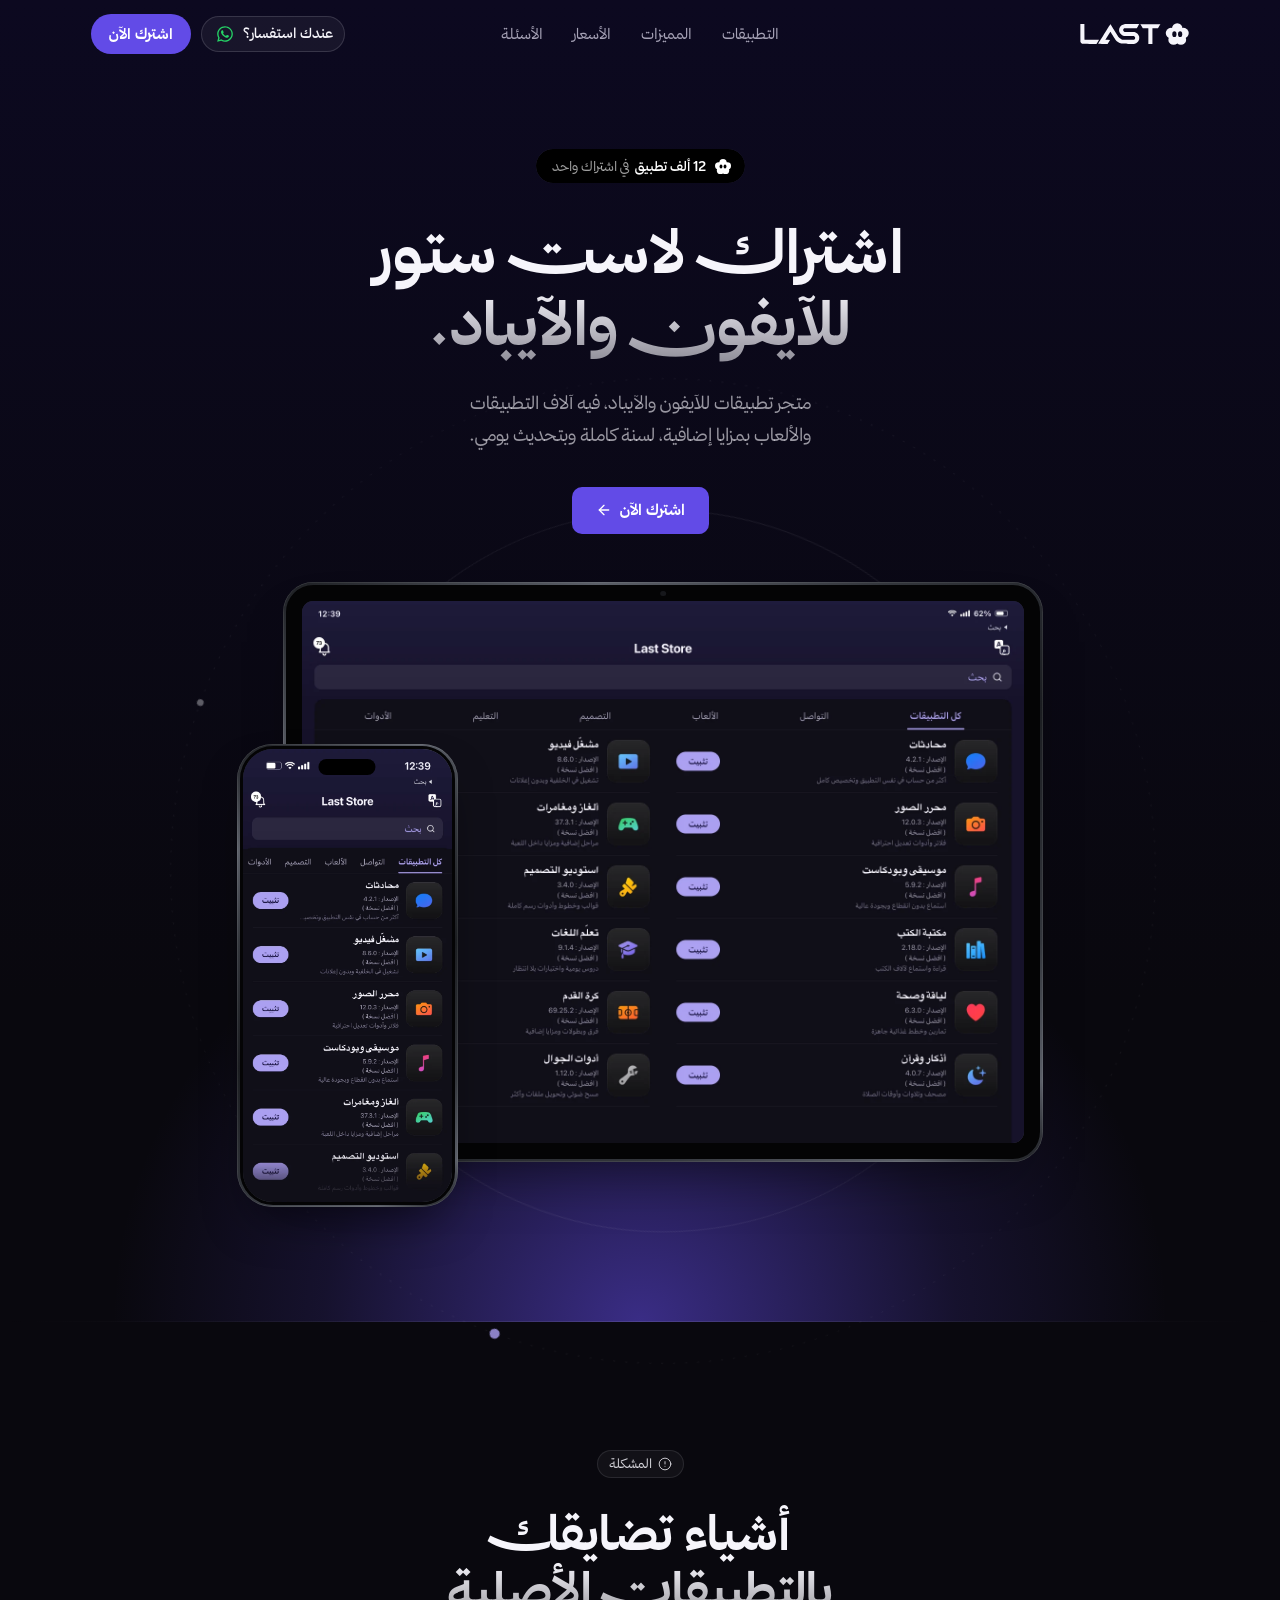
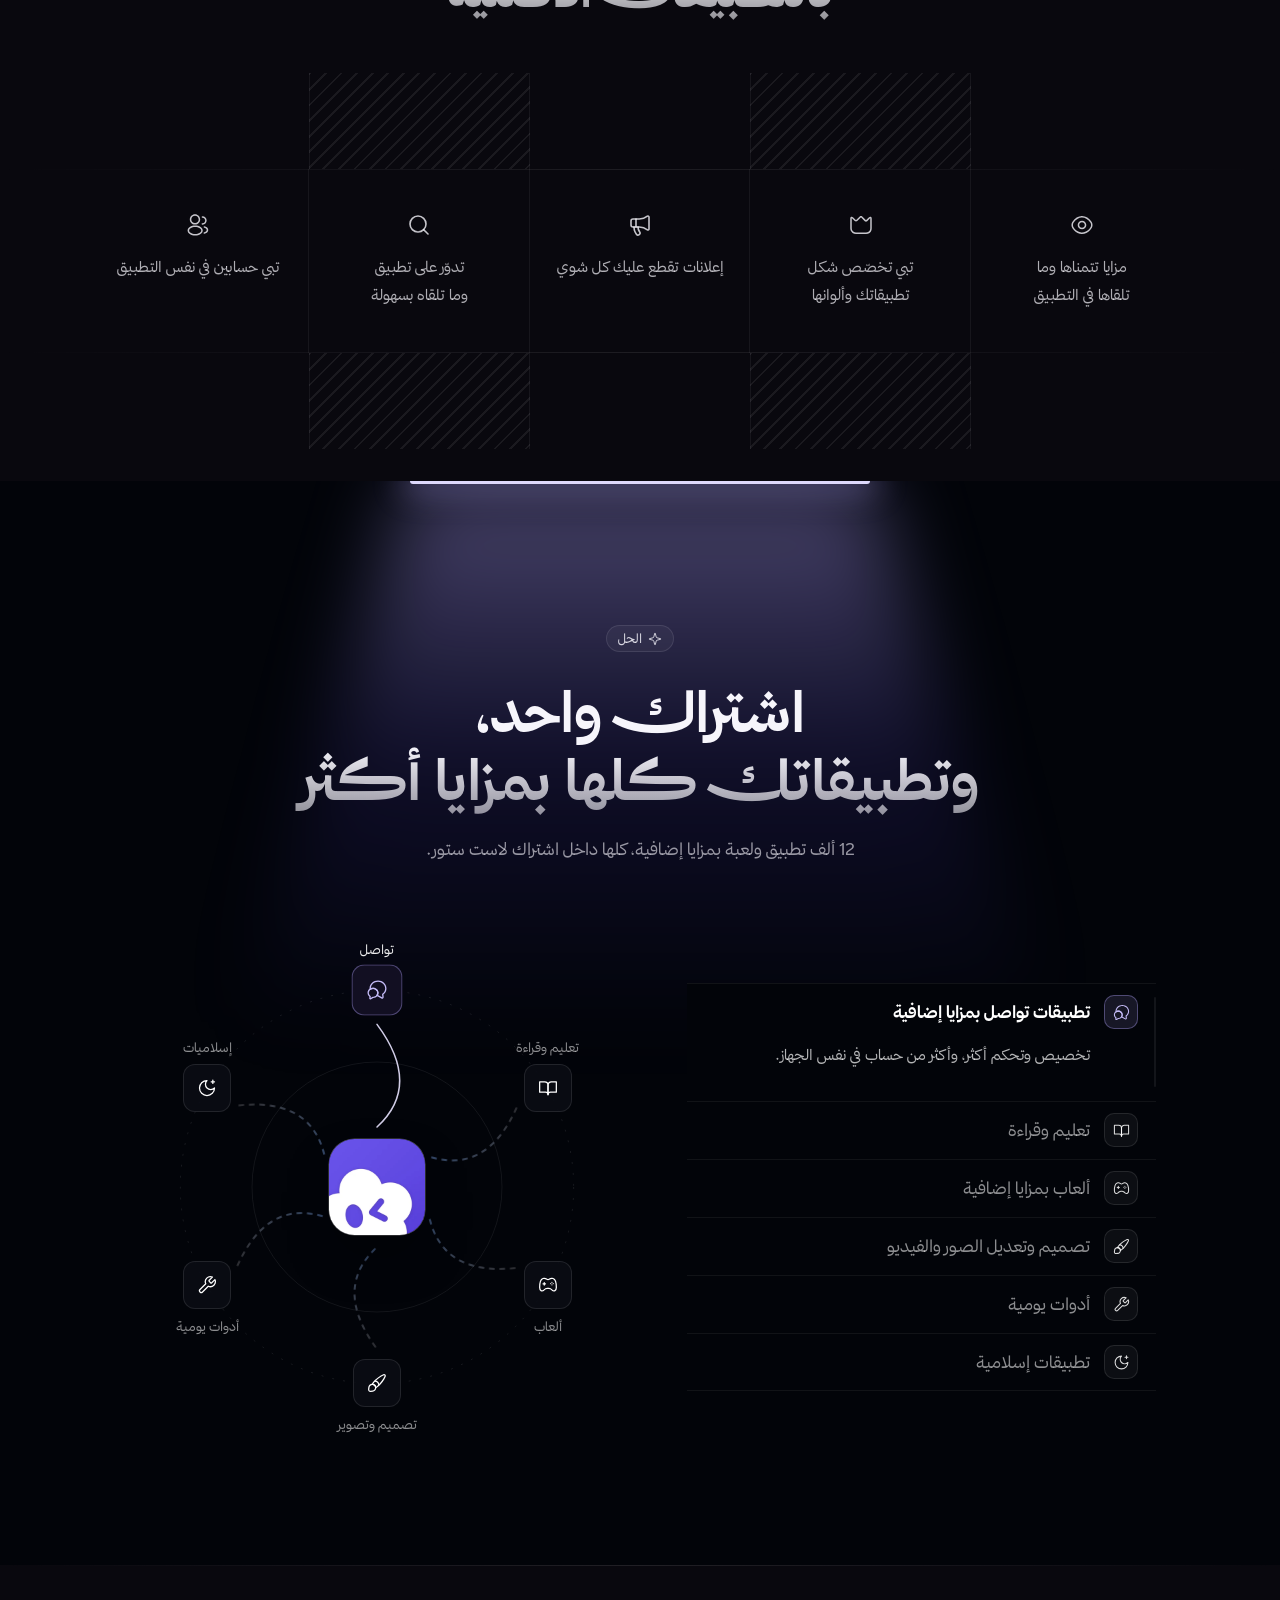
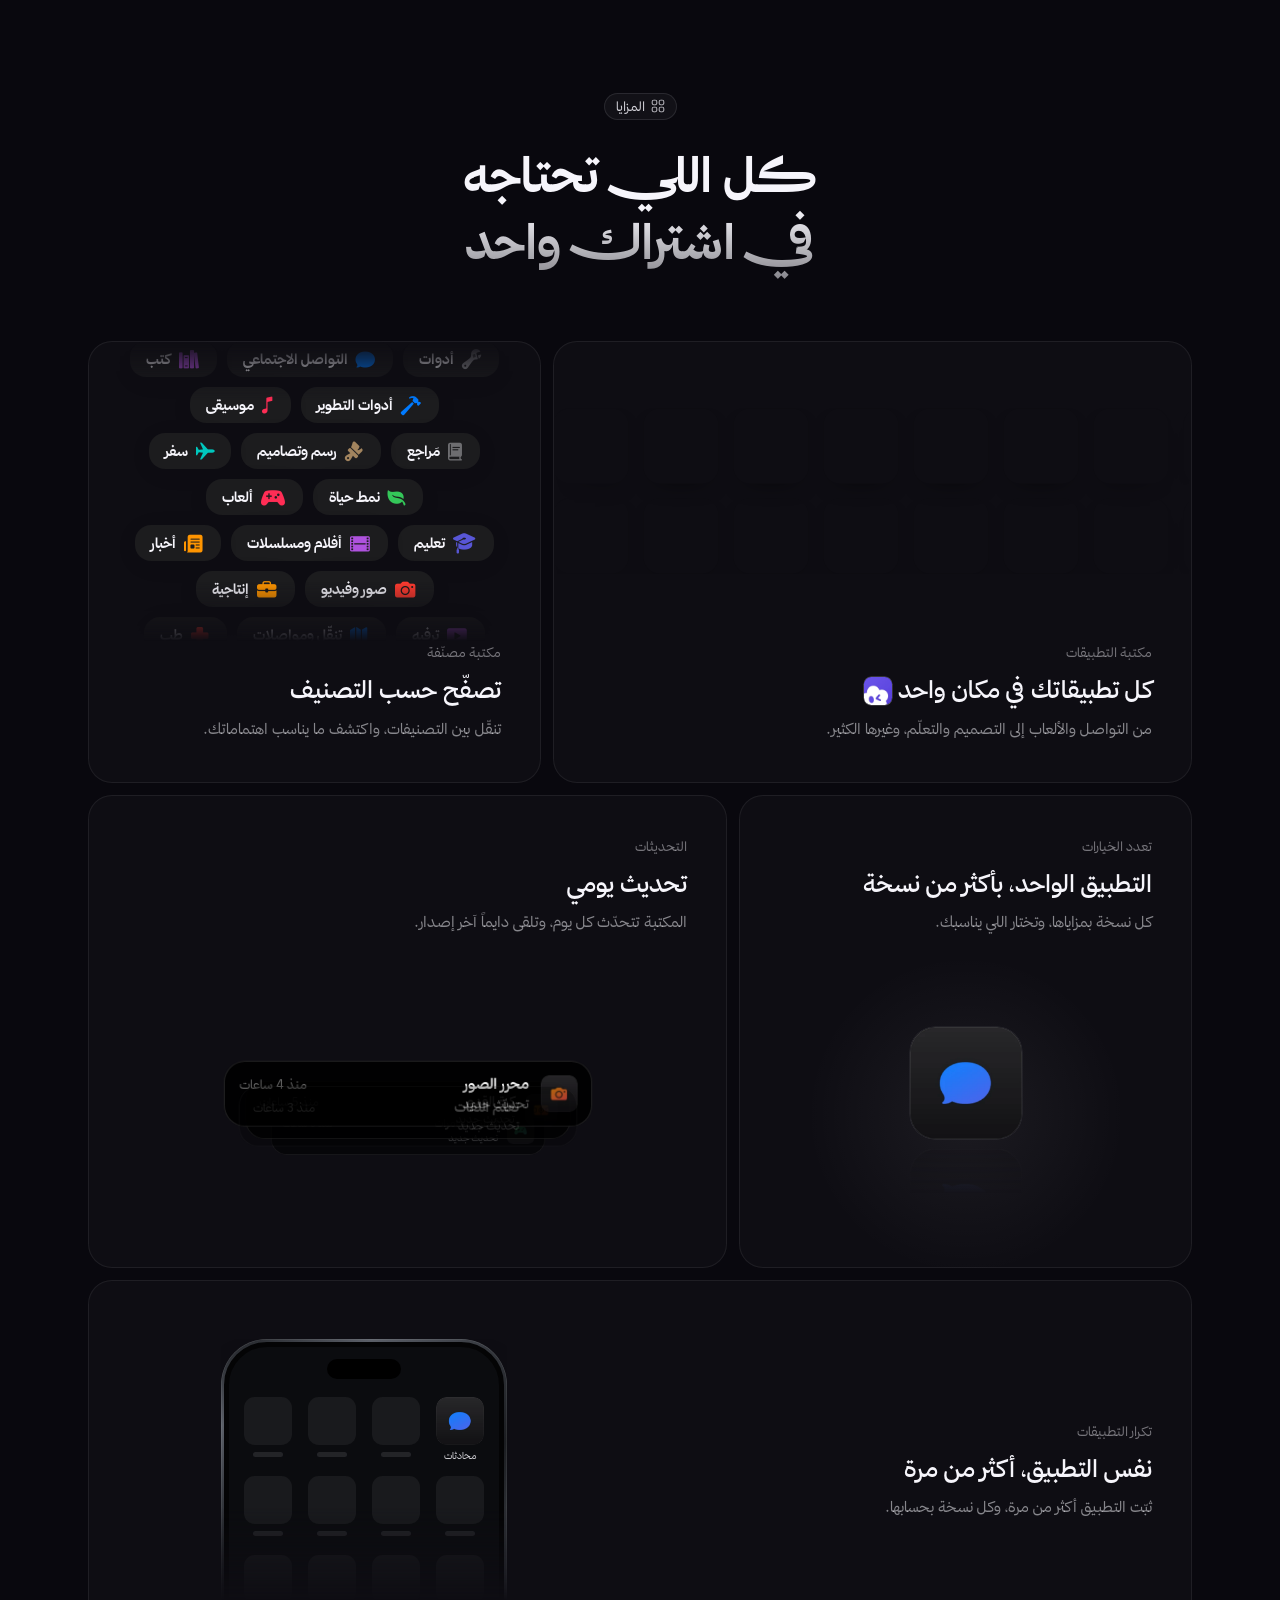
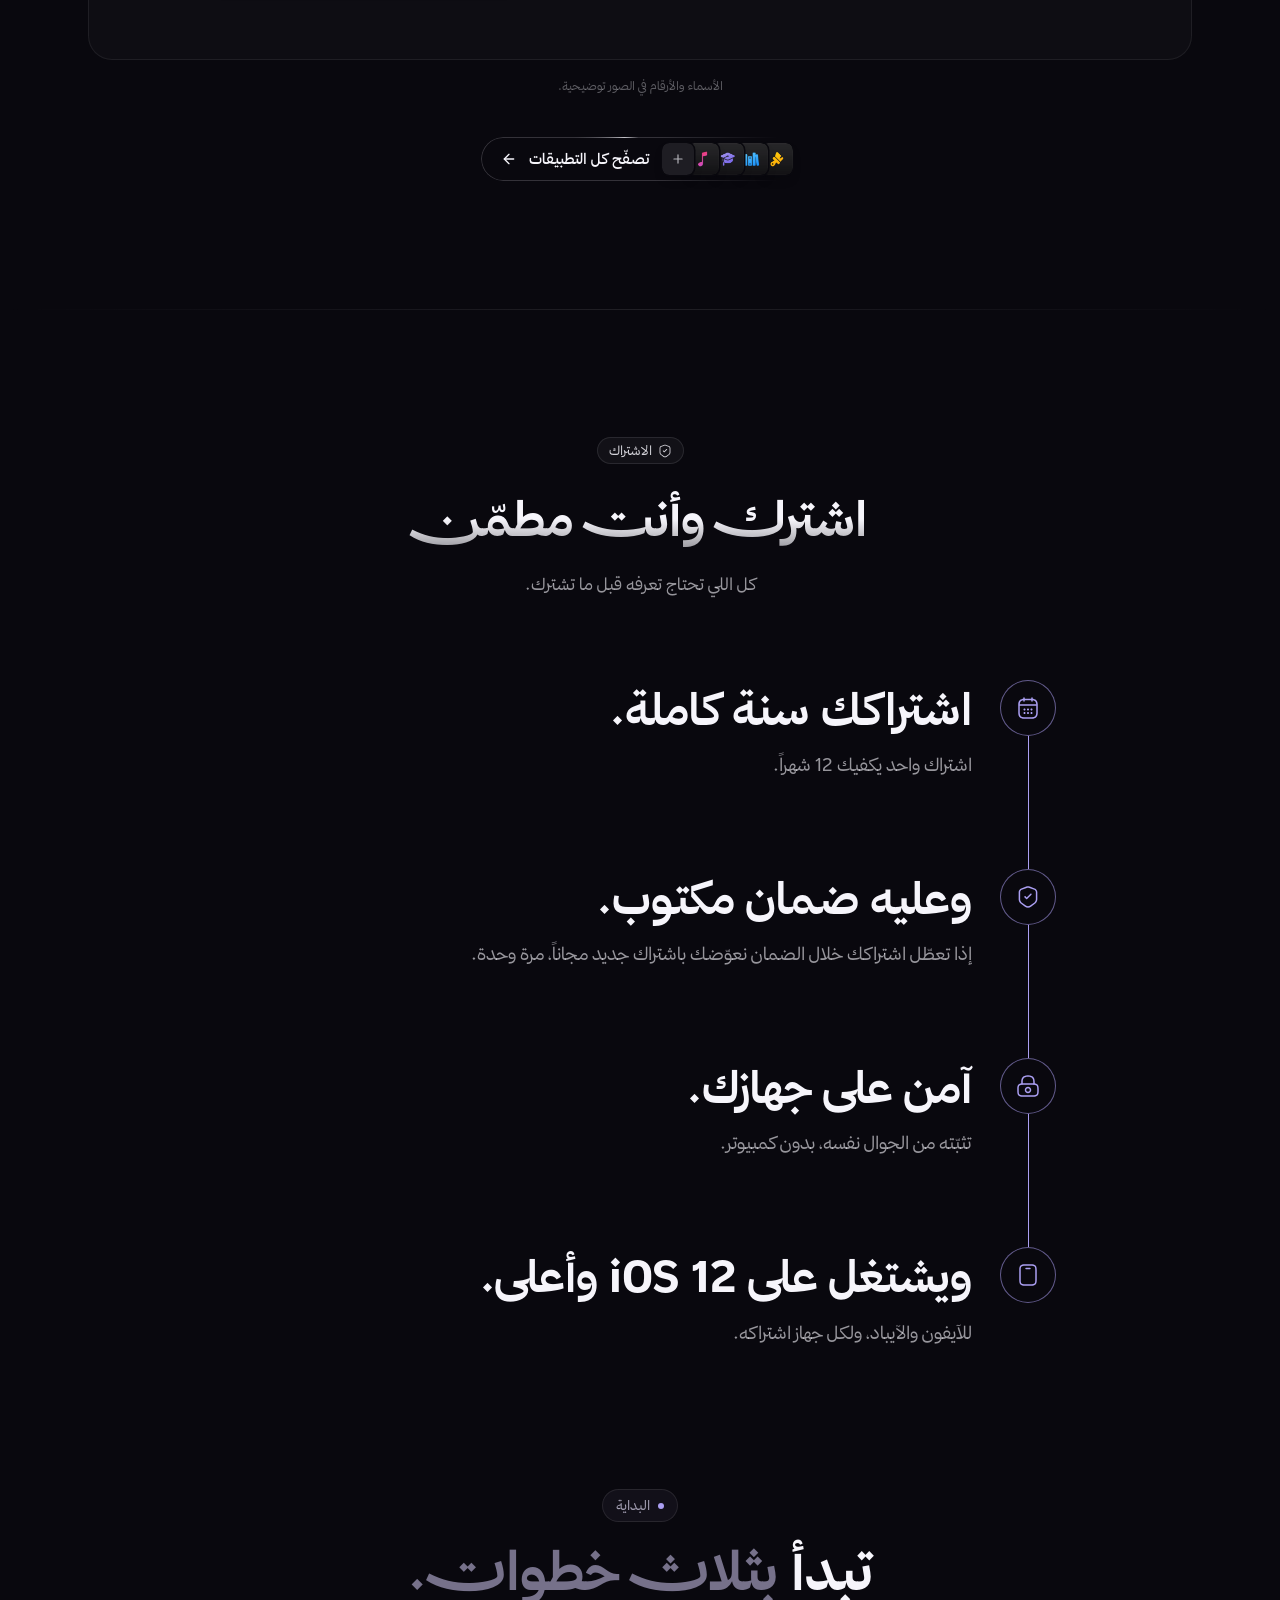
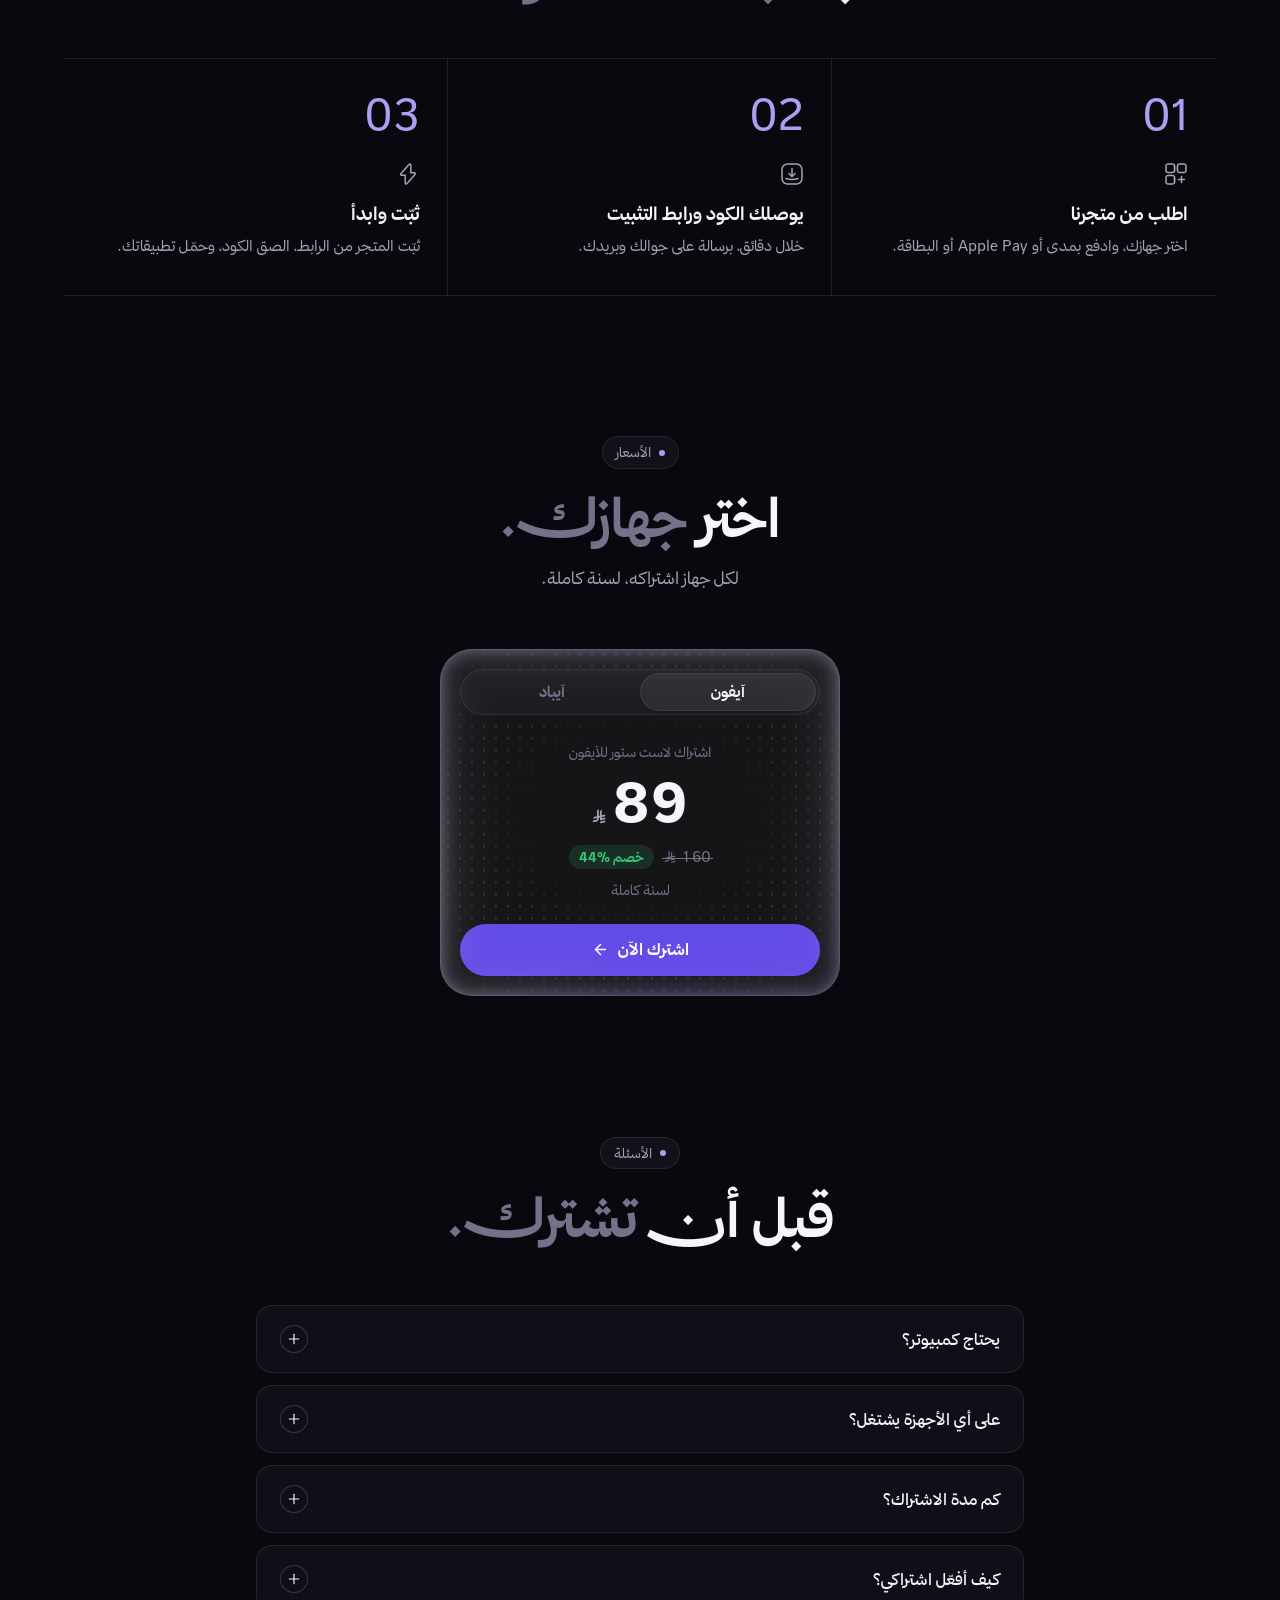
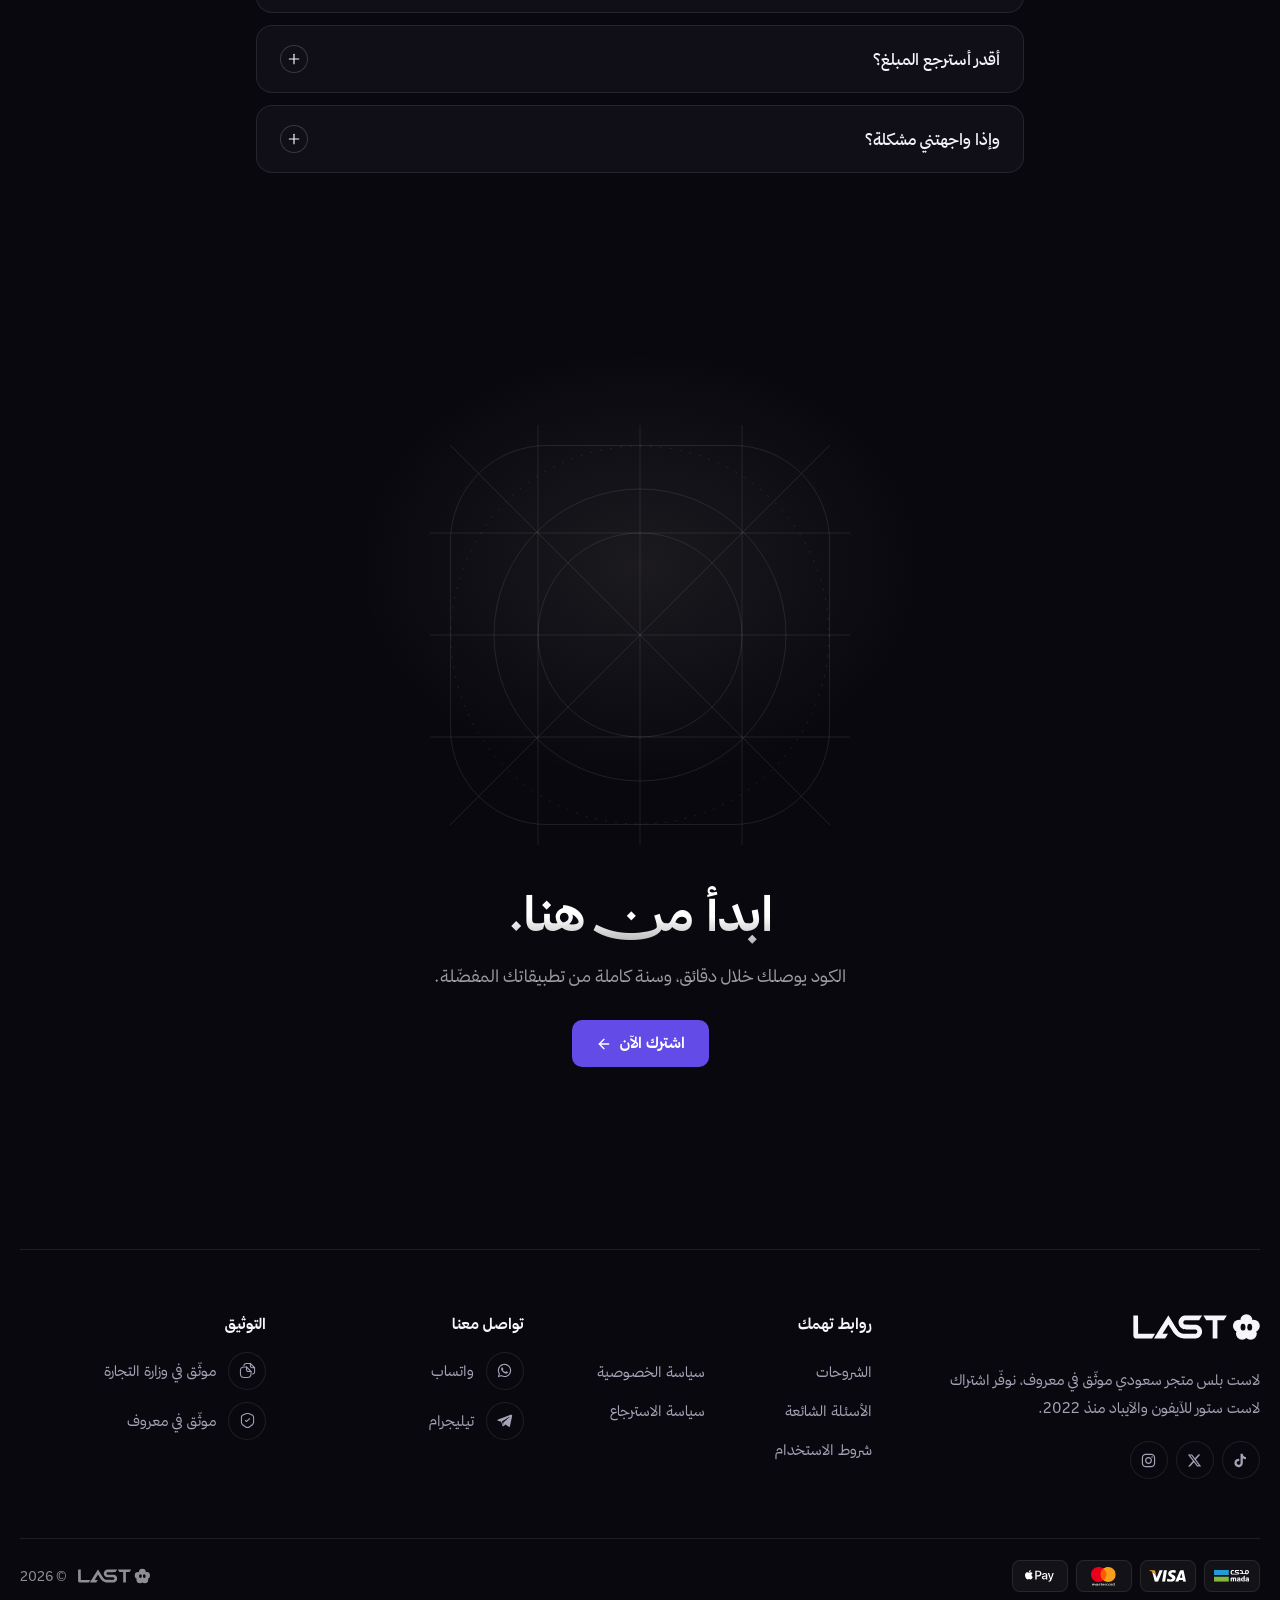
<file: ads.html>
<!doctype html>
<html lang="ar" dir="rtl" data-theme="dark">
<head>
<meta charset="utf-8">
<meta name="viewport" content="width=device-width,initial-scale=1,viewport-fit=cover">
<meta name="color-scheme" content="dark">
<meta name="theme-color" content="#09080E">
<title>اشتراك لاست ستور للآيفون والآيباد | لاست ستور</title>
<meta name="description" content="اشتراك لاست ستور للآيفون والآيباد لمدة سنة: متجر فيه 12 ألف تطبيق ولعبة بمزايا إضافية وتحديث يومي، من متجر سعودي موثّق.">
<link rel="icon" href="home-prime/lastplus-icon.png">
<link rel="apple-touch-icon" href="home-prime/lastplus-icon-180.png">
<script src="home-ads/guard-lite.js"></script>
<script>

(() => { document.documentElement.dataset.theme = "dark"; document.documentElement.classList.add("hb-js"); })();
</script>
<link rel="preload" href="home-lux/fonts/thmanyahsans-Bold.woff2" as="font" type="font/woff2" crossorigin>
<link rel="preload" href="home-lux/fonts/thmanyahsans-Regular.woff2" as="font" type="font/woff2" crossorigin>
<link rel="preload" href="home-lux/fonts/thmanyahsans-Medium.woff2" as="font" type="font/woff2" crossorigin>
<link rel="stylesheet" href="home-lux/home.css">
<link rel="stylesheet" href="home-lux-end/end.css">
<link rel="stylesheet" href="home-prime/prime.css">
<link rel="stylesheet" href="home-prime/bg.css">
<link rel="stylesheet" href="home-prime/hero.css">
<link rel="stylesheet" href="home-prime/badge.css">
<link rel="stylesheet" href="home-prime/features.css">
<link rel="stylesheet" href="home-prime/solution3.css">
<link rel="stylesheet" href="home-prime/solution4.css">
<link rel="stylesheet" href="home-prime/solution5.css">
<link rel="stylesheet" href="home-prime/dup.css">
<link rel="stylesheet" href="home-prime/wall.css">
<link rel="stylesheet" href="home-prime/sign3.css">
<link rel="stylesheet" href="home-prime/cats.css">
<link rel="stylesheet" href="home-prime/updates.css">
<link rel="stylesheet" href="home-prime/updates-x.css">
<link rel="stylesheet" href="home-prime/ring.css">
<link rel="stylesheet" href="home-prime/versions.css">
<link rel="stylesheet" href="home-prime/combo.css">
<link rel="stylesheet" href="home-prime/assure.css">
<link rel="stylesheet" href="home-prime/plans.css">
<link rel="stylesheet" href="home-prime/faq.css">
<link rel="stylesheet" href="home-prime/brand.css">
<link rel="stylesheet" href="home-ads/ads.css">
<link rel="stylesheet" href="home-prime/v2.css">
<script>

(() => {
  const root = document.documentElement, ready = () => requestAnimationFrame(() => root.classList.add("hb-ready"));
  if (!document.fonts || !document.fonts.load) return ready();
  const faces = ["400", "500", "700"].map((w) => document.fonts.load(`${w} 1em "Thmanyah Sans"`).catch(() => {}));
  Promise.race([Promise.all(faces), new Promise((r) => setTimeout(r, 3000))]).then(ready);
})();
</script>
</head>
<body>

<header class="top" id="top">
  <div class="top-in">
    <a class="brand" href="#hero" aria-label="لاست بلس"><i class="m lockup"></i></a>
    <nav class="nav" aria-label="أقسام الصفحة">
      <a href="#solution">التطبيقات</a>
      <a href="#features">المميزات</a>
      <a href="#plans">الأسعار</a>
      <a href="#faq">الأسئلة</a>
    </nav>
    <div class="pr-acts">
      
      <a class="ask" href="https://wa.me/966505424669" target="_top" rel="noopener" aria-label="عندك استفسار؟ تواصل معنا على واتساب"><span>عندك استفسار؟</span><i class="m ct-whatsapp" aria-hidden="true"></i></a>
      <a class="btn btn-sm" href="#plans">اشترك الآن</a>
    </div>
  </div>
</header>
<script>

(() => { const top = document.getElementById("top"); let on = null; const set = () => { const s = scrollY > 8; if (s !== on) { on = s; top.classList.toggle("solid", s); } }; set(); addEventListener("scroll", set, { passive: true }); })();
</script>

<main class="pr">

  <section class="pr-hero" id="hero">
    <div class="pr-hero-in">

      <span class="hb-island" role="note"><i class="hb-mark" role="img" aria-label="لاست بلس"></i><span class="hb-t"><b>12 ألف تطبيق</b> <span>في اشتراك واحد</span></span></span>
      <h1 class="pr-title pr-in" style="--k:1"><span>اشتراك لاست ستور</span><span>للآيفون والآيباد.</span></h1>
      <p class="pr-lead pr-in" style="--k:2">متجر تطبيقات للآيفون والآيباد، فيه آلاف التطبيقات والألعاب بمزايا إضافية، لسنة كاملة وبتحديث يومي.</p>
      <div class="pr-ctas pr-in" style="--k:3">
        <a class="pr-go" href="#plans">اشترك الآن<svg viewBox="0 0 24 24" aria-hidden="true"><path d="m12 19-7-7 7-7"/><path d="M19 12H5"/></svg></a>
      </div>
    </div>
    <div class="pr-shots">
      <svg class="pr-rings" aria-hidden="true" viewBox="0 0 640 640" fill="none"><circle cx="320" cy="320" r="214"/><g><circle class="dash" cx="320" cy="320" r="292" stroke-dasharray="2 10"/><circle class="dot" cx="320" cy="28" r="3"/><circle class="dot2" cx="612" cy="320" r="2"/></g></svg>
      <div class="pr-ipad"><div class="pr-ipad-screen"><img src="home-ads/shots/ipad.webp" alt="متجر لاست ستور على الآيباد" width="1520" height="1140" decoding="async" fetchpriority="high"></div></div>
      <div class="pr-iphone"><span class="pr-island" aria-hidden="true"></span><div class="pr-iphone-screen"><img src="home-ads/shots/iphone.webp" alt="صفحة التطبيقات في متجر لاست ستور على الآيفون" width="690" height="1495" decoding="async"></div></div>
    </div>
  </section>

  <div class="pf">

  <section class="pf-why" id="why" aria-labelledby="pf-why-t">

    <header class="pf-head rv">
      <span class="pf-chip"><svg class="i" viewBox="0 0 24 24" aria-hidden="true"><circle cx="12" cy="12" r="10"/><path d="M12 8v4"/><path d="M12 16h.01"/></svg>المشكلة</span>
      <h2 class="pf-title" id="pf-why-t"><span>أشياء تضايقك</span><span>بالتطبيقات الأصلية</span></h2>
    </header>
    <div class="pf-row rv">
      <div class="pf-hatch up" aria-hidden="true"><i></i><i></i></div>
      <div class="pf-hatch down" aria-hidden="true"><i></i><i></i></div>

      <ul>
        <li><svg class="vx" viewBox="0 0 24 24" aria-hidden="true"><path d="M11.9999 16.3299C9.60992 16.3299 7.66992 14.3899 7.66992 11.9999C7.66992 9.60992 9.60992 7.66992 11.9999 7.66992C14.3899 7.66992 16.3299 9.60992 16.3299 11.9999C16.3299 14.3899 14.3899 16.3299 11.9999 16.3299ZM11.9999 9.16992C10.4399 9.16992 9.16992 10.4399 9.16992 11.9999C9.16992 13.5599 10.4399 14.8299 11.9999 14.8299C13.5599 14.8299 14.8299 13.5599 14.8299 11.9999C14.8299 10.4399 13.5599 9.16992 11.9999 9.16992Z" fill="currentColor"/><path d="M12.0001 21.02C8.24008 21.02 4.69008 18.82 2.25008 15C1.19008 13.35 1.19008 10.66 2.25008 8.99998C4.70008 5.17998 8.25008 2.97998 12.0001 2.97998C15.7501 2.97998 19.3001 5.17998 21.7401 8.99998C22.8001 10.65 22.8001 13.34 21.7401 15C19.3001 18.82 15.7501 21.02 12.0001 21.02ZM12.0001 4.47998C8.77008 4.47998 5.68008 6.41998 3.52008 9.80998C2.77008 10.98 2.77008 13.02 3.52008 14.19C5.68008 17.58 8.77008 19.52 12.0001 19.52C15.2301 19.52 18.3201 17.58 20.4801 14.19C21.2301 13.02 21.2301 10.98 20.4801 9.80998C18.3201 6.41998 15.2301 4.47998 12.0001 4.47998Z" fill="currentColor"/></svg><p>مزايا تتمناها وما تلقاها في التطبيق</p></li>
        <li><svg class="vx" viewBox="0 0 24 24" aria-hidden="true"><path d="M17 21.0401H7C3.83 21.0401 1.25 18.4601 1.25 15.2901V5.7101C1.25 4.4101 1.85 3.9601 2.21 3.8101C2.57 3.6601 3.31 3.5501 4.23 4.4701L6.82 7.0601C6.92 7.1601 7.08 7.1601 7.17 7.0601L10.76 3.4701C11.42 2.8101 12.58 2.8101 13.23 3.4701L16.82 7.0601C16.92 7.1601 17.08 7.1601 17.17 7.0601L19.76 4.4701C20.68 3.5501 21.42 3.6701 21.78 3.8101C22.14 3.9601 22.74 4.4001 22.74 5.7101V15.3001C22.75 18.7301 20.44 21.0401 17 21.0401ZM2.81 5.2401C2.78 5.3201 2.75 5.4701 2.75 5.7101V15.3001C2.75 17.6401 4.66 19.5501 7 19.5501H17C19.58 19.5501 21.25 17.8801 21.25 15.3001V5.7101C21.25 5.4701 21.22 5.3301 21.19 5.2501C21.11 5.2901 20.99 5.3701 20.82 5.5401L18.23 8.1301C17.57 8.7901 16.41 8.7901 15.76 8.1301L12.17 4.5401C12.07 4.4401 11.91 4.4401 11.82 4.5401L8.24 8.1201C7.58 8.7801 6.42 8.7801 5.77 8.1201L3.18 5.5301C3.01 5.3601 2.88 5.2801 2.81 5.2401Z" fill="currentColor"/></svg><p>تبي تخصّص شكل تطبيقاتك وألوانها</p></li>
        <li><svg class="i" viewBox="0 0 24 24" aria-hidden="true"><path d="M11 6a13 13 0 0 0 8.4-2.8A1 1 0 0 1 21 4v12a1 1 0 0 1-1.6.8A13 13 0 0 0 11 14H5a2 2 0 0 1-2-2V8a2 2 0 0 1 2-2z"/><path d="M6 14a12 12 0 0 0 2.4 7.2 2 2 0 0 0 3.2-2.4A8 8 0 0 1 10 14"/><path d="M8 6v8"/></svg><p>إعلانات تقطع عليك كل شوي</p></li>
        <li><svg class="i" viewBox="0 0 24 24" aria-hidden="true"><circle cx="11" cy="11" r="8"/><path d="m21 21-4.3-4.3"/></svg><p>تدوّر على تطبيق وما تلقاه بسهولة</p></li>
        <li><svg class="vx" viewBox="0 0 24 24" aria-hidden="true"><path d="M9.16055 11.62C9.13055 11.62 9.11055 11.62 9.08055 11.62C9.03055 11.61 8.96055 11.61 8.90055 11.62C6.00055 11.53 3.81055 9.25 3.81055 6.44C3.81055 3.58 6.14055 1.25 9.00055 1.25C11.8605 1.25 14.1905 3.58 14.1905 6.44C14.1805 9.25 11.9805 11.53 9.19055 11.62C9.18055 11.62 9.17055 11.62 9.16055 11.62ZM9.00055 2.75C6.97055 2.75 5.31055 4.41 5.31055 6.44C5.31055 8.44 6.87055 10.05 8.86055 10.12C8.92055 10.11 9.05055 10.11 9.18055 10.12C11.1405 10.03 12.6805 8.42 12.6905 6.44C12.6905 4.41 11.0305 2.75 9.00055 2.75Z" fill="currentColor"/><path d="M16.5404 11.75C16.5104 11.75 16.4804 11.75 16.4504 11.74C16.0404 11.78 15.6204 11.49 15.5804 11.08C15.5404 10.67 15.7904 10.3 16.2004 10.25C16.3204 10.24 16.4504 10.24 16.5604 10.24C18.0204 10.16 19.1604 8.96 19.1604 7.49C19.1604 5.97 17.9304 4.74 16.4104 4.74C16.0004 4.75 15.6604 4.41 15.6604 4C15.6604 3.59 16.0004 3.25 16.4104 3.25C18.7504 3.25 20.6604 5.16 20.6604 7.5C20.6604 9.8 18.8604 11.66 16.5704 11.75C16.5604 11.75 16.5504 11.75 16.5404 11.75Z" fill="currentColor"/><path d="M9.16961 22.55C7.20961 22.55 5.23961 22.05 3.74961 21.05C2.35961 20.13 1.59961 18.87 1.59961 17.5C1.59961 16.13 2.35961 14.86 3.74961 13.93C6.74961 11.94 11.6096 11.94 14.5896 13.93C15.9696 14.85 16.7396 16.11 16.7396 17.48C16.7396 18.85 15.9796 20.12 14.5896 21.05C13.0896 22.05 11.1296 22.55 9.16961 22.55ZM4.57961 15.19C3.61961 15.83 3.09961 16.65 3.09961 17.51C3.09961 18.36 3.62961 19.18 4.57961 19.81C7.06961 21.48 11.2696 21.48 13.7596 19.81C14.7196 19.17 15.2396 18.35 15.2396 17.49C15.2396 16.64 14.7096 15.82 13.7596 15.19C11.2696 13.53 7.06961 13.53 4.57961 15.19Z" fill="currentColor"/><path d="M18.3402 20.75C17.9902 20.75 17.6802 20.51 17.6102 20.15C17.5302 19.74 17.7902 19.35 18.1902 19.26C18.8202 19.13 19.4002 18.88 19.8502 18.53C20.4202 18.1 20.7302 17.56 20.7302 16.99C20.7302 16.42 20.4202 15.88 19.8602 15.46C19.4202 15.12 18.8702 14.88 18.2202 14.73C17.8202 14.64 17.5602 14.24 17.6502 13.83C17.7402 13.43 18.1402 13.17 18.5502 13.26C19.4102 13.45 20.1602 13.79 20.7702 14.26C21.7002 14.96 22.2302 15.95 22.2302 16.99C22.2302 18.03 21.6902 19.02 20.7602 19.73C20.1402 20.21 19.3602 20.56 18.5002 20.73C18.4402 20.75 18.3902 20.75 18.3402 20.75Z" fill="currentColor"/></svg><p>تبي حسابين في نفس التطبيق</p></li>
      </ul>
    </div>
  </section>

  <section class="pf-sol" id="solution" aria-labelledby="pf-sol-t">

    <svg class="k-sprite" width="0" height="0" aria-hidden="true" style="position:absolute;width:0;height:0;overflow:hidden"><symbol id="k-social" viewBox="0 0 24 24" fill="none"><path d="M17.8701 21.8698C17.5601 21.8698 17.2501 21.7898 16.9701 21.6198L12.9601 19.2397C12.5401 19.2297 12.1201 19.1998 11.7201 19.1398C11.4501 19.0998 11.2201 18.9197 11.1201 18.6597C11.0201 18.3997 11.0701 18.1197 11.2501 17.9097C11.9101 17.1397 12.2501 16.2197 12.2501 15.2397C12.2501 12.8197 10.1201 10.8497 7.50008 10.8497C6.52008 10.8497 5.58007 11.1198 4.79007 11.6398C4.57007 11.7798 4.30007 11.7998 4.06007 11.6898C3.83007 11.5798 3.66008 11.3597 3.63008 11.0997C3.60008 10.8197 3.58008 10.5398 3.58008 10.2498C3.58008 5.28976 7.88008 1.25977 13.1601 1.25977C18.4401 1.25977 22.7401 5.28976 22.7401 10.2498C22.7401 12.9698 21.4801 15.4697 19.2601 17.1797L19.6001 19.8998C19.6801 20.5798 19.3801 21.2198 18.8101 21.5898C18.5301 21.7698 18.2001 21.8698 17.8701 21.8698ZM13.1501 17.7297C13.2901 17.7197 13.4301 17.7598 13.5501 17.8398L17.7401 20.3298C17.8501 20.3998 17.9401 20.3698 18.0001 20.3298C18.0501 20.2998 18.1301 20.2198 18.1101 20.0798L17.7201 16.9197C17.6901 16.6397 17.8101 16.3698 18.0301 16.2098C20.0701 14.7798 21.2401 12.5997 21.2401 10.2297C21.2401 6.09974 17.6201 2.73975 13.1601 2.73975C8.87008 2.73975 5.35007 5.85979 5.09007 9.77979C5.84007 9.48979 6.65008 9.32977 7.49008 9.32977C10.9401 9.32977 13.7401 11.9697 13.7401 15.2197C13.7501 16.0997 13.5401 16.9497 13.1501 17.7297Z" fill="currentColor"/><path d="M4.57977 22.7498C4.31977 22.7498 4.06977 22.6798 3.83977 22.5298C3.38977 22.2398 3.14978 21.7398 3.20978 21.2098L3.40977 19.6698C2.05977 18.5698 1.25977 16.9398 1.25977 15.2298C1.25977 13.2798 2.27978 11.4598 3.98978 10.3698C5.01978 9.69981 6.23977 9.33984 7.50977 9.33984C10.9598 9.33984 13.7598 11.9798 13.7598 15.2298C13.7598 16.5498 13.2798 17.8498 12.3998 18.8798C11.2698 20.2498 9.57977 21.0498 7.71977 21.1098L5.27977 22.5598C5.05977 22.6898 4.81977 22.7498 4.57977 22.7498ZM7.49977 10.8398C6.51977 10.8398 5.57976 11.1098 4.78976 11.6298C3.50976 12.4498 2.74977 13.7898 2.74977 15.2298C2.74977 16.6198 3.42978 17.8898 4.62978 18.7098C4.85978 18.8698 4.97977 19.1398 4.94977 19.4198L4.72977 21.1298L7.11977 19.7098C7.23977 19.6398 7.36977 19.5998 7.49977 19.5998C8.96977 19.5998 10.3598 18.9698 11.2398 17.8998C11.8998 17.1198 12.2498 16.1998 12.2498 15.2198C12.2498 12.8098 10.1198 10.8398 7.49977 10.8398Z" fill="currentColor"/></symbol><symbol id="k-video" viewBox="0 0 24 24" fill="none"><path d="M2 4.5h6a4 4 0 0 1 4 4V20a3 3 0 0 0-3-3H2z" stroke="currentColor" stroke-width="1.5" stroke-linejoin="round"/><path d="M22 4.5h-6a4 4 0 0 0-4 4V20a3 3 0 0 1 3-3h7z" stroke="currentColor" stroke-width="1.5" stroke-linejoin="round"/></symbol><symbol id="k-games" viewBox="0 0 24 24" fill="none"><path d="M10.6669 5.13443L10.165 4.77922C9.44862 4.27225 8.59264 4 7.71504 4H7.10257C6.69838 4 6.29009 4.02549 5.90915 4.16059C3.52645 5.00566 1.88749 8.09504 2.00604 15.1026C2.02992 16.5145 2.3603 18.075 3.63423 18.6842C4.03121 18.8741 4.49667 19 5.02671 19C5.66273 19 6.1678 18.8187 6.55763 18.5632C7.47153 17.9642 8.14122 16.9639 9.11125 16.4609C9.69519 16.1581 10.3434 16 11.0011 16H12.9989C13.6566 16 14.3048 16.1581 14.8888 16.4609C15.8588 16.9639 16.5285 17.9642 17.4424 18.5632C17.8322 18.8187 18.3373 19 18.9733 19C19.5033 19 19.9688 18.8741 20.3658 18.6842C21.6397 18.075 21.9701 16.5145 21.994 15.1026C22.1125 8.09503 20.4735 5.00566 18.0908 4.16059C17.7099 4.02549 17.3016 4 16.8974 4H16.2849C15.4074 4 14.5514 4.27225 13.8351 4.77922L13.3332 5.13441C12.9434 5.41029 12.4776 5.55844 12 5.55844C11.5225 5.55844 11.0567 5.41029 10.6669 5.13443Z" stroke="currentColor" stroke-width="1.5" stroke-linecap="round"/><path d="M7.5 9V10.5M7.5 10.5V12M7.5 10.5L6 10.5M7.5 10.5L9 10.5" stroke="currentColor" stroke-width="1.5" stroke-linecap="round"/><path d="M19 10.25C19 10.6642 18.6642 11 18.25 11C17.8358 11 17.5 10.6642 17.5 10.25C17.5 9.83579 17.8358 9.5 18.25 9.5C18.6642 9.5 19 9.83579 19 10.25Z" fill="currentColor"/><path d="M16 10.25C16 10.6642 15.6642 11 15.25 11C14.8358 11 14.5 10.6642 14.5 10.25C14.5 9.83579 14.8358 9.5 15.25 9.5C15.6642 9.5 16 9.83579 16 10.25Z" fill="currentColor"/><path d="M16.75 8C17.1642 8 17.5 8.33579 17.5 8.75C17.5 9.16421 17.1642 9.5 16.75 9.5C16.3358 9.5 16 9.16421 16 8.75C16 8.33579 16.3358 8 16.75 8Z" fill="currentColor"/><path d="M16.75 11C17.1642 11 17.5 11.3358 17.5 11.75C17.5 12.1642 17.1642 12.5 16.75 12.5C16.3358 12.5 16 12.1642 16 11.75C16 11.3358 16.3358 11 16.75 11Z" fill="currentColor"/></symbol><symbol id="k-design" viewBox="0 0 24 24" fill="none"><path d="M10.4299 18.3699C10.2799 18.3699 10.1399 18.3299 10.0099 18.2399C9.79991 18.0999 9.67991 17.8699 9.67991 17.6199C9.67991 17.4699 9.66991 17.3099 9.64991 17.1499C9.55991 16.4399 9.23991 15.8199 8.69991 15.2799C8.15991 14.7399 7.48991 14.3999 6.76991 14.3099C6.64991 14.2999 6.47991 14.2899 6.31991 14.2999C6.05991 14.3199 5.81991 14.2099 5.66991 13.9999C5.51991 13.7999 5.47991 13.5299 5.55991 13.2899C5.70991 12.8799 5.92991 12.5099 6.18991 12.2099L7.72991 10.2699C10.3799 6.95992 15.7499 2.97992 19.6799 1.39992C20.5099 1.07992 21.3999 1.26992 22.0099 1.86992C22.6399 2.49992 22.8299 3.39992 22.4999 4.21992C20.9199 8.15992 16.9499 13.5199 13.6399 16.1699L11.6699 17.7499C11.2999 18.0199 10.9999 18.1899 10.6999 18.3099C10.6199 18.3499 10.5199 18.3699 10.4299 18.3699ZM7.53991 12.9399C8.37991 13.1599 9.12991 13.5999 9.75991 14.2299C10.3899 14.8499 10.8099 15.5699 11.0199 16.3699L12.7099 15.0099C15.8499 12.4999 19.6199 7.40992 21.1099 3.66992C21.2599 3.29992 21.0499 3.03992 20.9499 2.94992C20.8799 2.87992 20.6199 2.65992 20.2199 2.80992C16.4999 4.30992 11.4099 8.07992 8.88991 11.2199L7.53991 12.9399Z" fill="currentColor"/><path d="M4.07938 22.7501C3.32938 22.7501 2.60938 22.4501 2.06938 21.9101C1.44938 21.2901 1.14938 20.4301 1.24938 19.5501L1.51938 17.0901C1.77938 14.6501 3.77938 12.8401 6.25938 12.7901C6.44938 12.7801 6.69938 12.7901 6.92938 12.8101C8.01938 12.9501 8.98938 13.4401 9.76938 14.2201C10.5394 14.9901 10.9994 15.9101 11.1394 16.9401C11.1694 17.1601 11.1894 17.4001 11.1894 17.6101C11.1894 18.9301 10.6794 20.1601 9.75938 21.0901C8.98938 21.8501 7.99938 22.3201 6.87938 22.4601L4.40938 22.7301C4.29938 22.7401 4.18938 22.7501 4.07938 22.7501ZM6.44938 14.3001C6.40938 14.3001 6.35938 14.3001 6.31938 14.3001C4.80938 14.3301 3.20938 15.3601 3.00938 17.2601L2.73938 19.7201C2.68938 20.1401 2.83938 20.5501 3.12938 20.8501C3.41938 21.1401 3.82938 21.2901 4.23938 21.2401L6.69938 20.9701C7.46938 20.8701 8.15938 20.5501 8.67938 20.0301C9.31938 19.3901 9.67938 18.5301 9.67938 17.6101C9.67938 17.4601 9.66938 17.3001 9.64938 17.1401C9.55938 16.4301 9.23938 15.8101 8.69938 15.2701C8.15938 14.7301 7.48938 14.3901 6.76938 14.3001C6.68938 14.3001 6.56938 14.3001 6.44938 14.3001Z" fill="currentColor"/><path d="M14.2398 15.2202C13.8298 15.2202 13.4898 14.8802 13.4898 14.4702C13.4898 12.2702 11.6998 10.4902 9.50977 10.4902C9.09977 10.4902 8.75977 10.1502 8.75977 9.74023C8.75977 9.33023 9.08977 8.99023 9.49977 8.99023C12.5198 8.99023 14.9798 11.4502 14.9798 14.4702C14.9898 14.8902 14.6498 15.2202 14.2398 15.2202Z" fill="currentColor"/></symbol><symbol id="k-paid" viewBox="0 0 24 24" fill="none"><path d="M14.7 6.3a1 1 0 0 0 0 1.4l1.6 1.6a1 1 0 0 0 1.4 0l3.77-3.77a6 6 0 0 1-7.94 7.94l-6.91 6.91a2.12 2.12 0 0 1-3-3l6.91-6.91a6 6 0 0 1 7.94-7.94z" stroke="currentColor" stroke-width="1.5" stroke-linejoin="round"/></symbol><symbol id="k-store" viewBox="0 0 24 24" fill="none"><path d="M12 3a6 6 0 0 0 9 9 9 9 0 1 1-9-9Z" stroke="currentColor" stroke-width="1.5" stroke-linejoin="round"/><path d="M19 2.5v4M21 4.5h-4" stroke="currentColor" stroke-width="1.5" stroke-linecap="round"/></symbol></svg>
    <div class="pf-bar" aria-hidden="true"></div>
    <div class="pf-beam" aria-hidden="true"><i></i></div>
    <header class="pf-head rv">
      <span class="pf-chip"><svg class="i" viewBox="0 0 24 24" aria-hidden="true"><path d="M9.937 15.5A2 2 0 0 0 8.5 14.063l-6.135-1.582a.5.5 0 0 1 0-.962L8.5 9.936A2 2 0 0 0 9.937 8.5l1.582-6.135a.5.5 0 0 1 .963 0L14.063 8.5A2 2 0 0 0 15.5 9.937l6.135 1.581a.5.5 0 0 1 0 .964L15.5 14.063a2 2 0 0 0-1.437 1.437l-1.582 6.135a.5.5 0 0 1-.963 0z"/></svg>الحل</span>
      <h2 class="pf-title" id="pf-sol-t"><span>اشتراك واحد،</span><span>وتطبيقاتك كلها بمزايا أكثر</span></h2>
      <p class="pf-lead">12 ألف تطبيق ولعبة بمزايا إضافية، كلها داخل اشتراك لاست ستور.</p>
    </header>
    <div class="s4 rv" id="s4">
      <ol class="s4-list" aria-label="أنواع التطبيقات">
        <li class="s4-item"><button class="s4-row" type="button" aria-expanded="false"><span class="s4-ic"><svg class="k" viewBox="0 0 24 24" fill="none" aria-hidden="true"><use href="#k-social" width="24" height="24"/></svg></span>تطبيقات تواصل بمزايا إضافية</button><p class="s4-text">تخصيص وتحكم أكثر، وأكثر من حساب في نفس الجهاز.</p><i class="s4-bar" aria-hidden="true"></i></li>
        <li class="s4-item"><button class="s4-row" type="button" aria-expanded="false"><span class="s4-ic"><svg class="k" viewBox="0 0 24 24" fill="none" aria-hidden="true"><use href="#k-video" width="24" height="24"/></svg></span>تعليم وقراءة</button><p class="s4-text">تطبيقات لتعلّم اللغات، وقراءة الكتب والاستماع لها.</p><i class="s4-bar" aria-hidden="true"></i></li>
        <li class="s4-item"><button class="s4-row" type="button" aria-expanded="false"><span class="s4-ic"><svg class="k" viewBox="0 0 24 24" fill="none" aria-hidden="true"><use href="#k-games" width="24" height="24"/></svg></span>ألعاب بمزايا إضافية</button><p class="s4-text">أكثر من 9 آلاف لعبة، بمراحل ومزايا إضافية.</p><i class="s4-bar" aria-hidden="true"></i></li>
        <li class="s4-item"><button class="s4-row" type="button" aria-expanded="false"><span class="s4-ic"><svg class="k" viewBox="0 0 24 24" fill="none" aria-hidden="true"><use href="#k-design" width="24" height="24"/></svg></span>تصميم وتعديل الصور والفيديو</button><p class="s4-text">تطبيقات تصميم وتعديل بأدوات احترافية.</p><i class="s4-bar" aria-hidden="true"></i></li>
        <li class="s4-item"><button class="s4-row" type="button" aria-expanded="false"><span class="s4-ic"><svg class="k" viewBox="0 0 24 24" fill="none" aria-hidden="true"><use href="#k-paid" width="24" height="24"/></svg></span>أدوات يومية</button><p class="s4-text">مسح ضوئي وتحويل ملفات وتطبيقات إنتاجية تسهّل يومك.</p><i class="s4-bar" aria-hidden="true"></i></li>
        <li class="s4-item"><button class="s4-row" type="button" aria-expanded="false"><span class="s4-ic"><svg class="k" viewBox="0 0 24 24" fill="none" aria-hidden="true"><use href="#k-store" width="24" height="24"/></svg></span>تطبيقات إسلامية</button><p class="s4-text">مصاحف وتلاوات وأذكار وأوقات الصلاة.</p><i class="s4-bar" aria-hidden="true"></i></li>
      </ol>
      <div class="s4-orbit" aria-hidden="true">
        <div class="s3">
          <div class="s3-stage">
            <svg class="s3-rings" viewBox="0 0 600 600"><circle cx="300" cy="300" r="150"/><circle class="dash" cx="300" cy="300" r="236"/></svg>
            <svg class="s3-lines" viewBox="0 0 600 600" fill="none"><defs><radialGradient id="s3-fade" gradientUnits="userSpaceOnUse" cx="300" cy="300" r="236"><stop offset="0" stop-color="#AB9FF2" stop-opacity=".55"/><stop offset="1" stop-color="#ffffff" stop-opacity=".12"/></radialGradient></defs><g class="bases"></g><g class="run"></g></svg>
            <div class="s3-core"><img class="s5-icon" src="home-prime/lastplus-icon.webp" alt="" width="96" height="96" decoding="async"><span class="pf-pulse"></span></div>
            <figure class="s3-node"><b><svg class="k" viewBox="0 0 24 24" fill="none" aria-hidden="true"><use href="#k-social" width="24" height="24"/></svg></b><span>تواصل</span></figure>
            <figure class="s3-node"><b><svg class="k" viewBox="0 0 24 24" fill="none" aria-hidden="true"><use href="#k-video" width="24" height="24"/></svg></b><span>تعليم وقراءة</span></figure>
            <figure class="s3-node"><b><svg class="k" viewBox="0 0 24 24" fill="none" aria-hidden="true"><use href="#k-games" width="24" height="24"/></svg></b><span>ألعاب</span></figure>
            <figure class="s3-node"><b><svg class="k" viewBox="0 0 24 24" fill="none" aria-hidden="true"><use href="#k-design" width="24" height="24"/></svg></b><span>تصميم وتصوير</span></figure>
            <figure class="s3-node"><b><svg class="k" viewBox="0 0 24 24" fill="none" aria-hidden="true"><use href="#k-paid" width="24" height="24"/></svg></b><span>أدوات يومية</span></figure>
            <figure class="s3-node"><b><svg class="k" viewBox="0 0 24 24" fill="none" aria-hidden="true"><use href="#k-store" width="24" height="24"/></svg></b><span>إسلاميات</span></figure>
            <i class="s4-comet t2"></i><i class="s4-comet t1"></i><i class="s4-comet"></i>
          </div>
        </div>
      </div>
    </div>
  </section>

  <section class="pf-feat" id="features" aria-labelledby="pf-feat-t">
    <header class="pf-head rv">
      <span class="pf-chip"><svg class="vx" viewBox="0 0 24 24" aria-hidden="true"><path d="M7 10.75H5C2.58 10.75 1.25 9.42 1.25 7V5C1.25 2.58 2.58 1.25 5 1.25H7C9.42 1.25 10.75 2.58 10.75 5V7C10.75 9.42 9.42 10.75 7 10.75ZM5 2.75C3.42 2.75 2.75 3.42 2.75 5V7C2.75 8.58 3.42 9.25 5 9.25H7C8.58 9.25 9.25 8.58 9.25 7V5C9.25 3.42 8.58 2.75 7 2.75H5Z" fill="currentColor"/><path d="M19 10.75H17C14.58 10.75 13.25 9.42 13.25 7V5C13.25 2.58 14.58 1.25 17 1.25H19C21.42 1.25 22.75 2.58 22.75 5V7C22.75 9.42 21.42 10.75 19 10.75ZM17 2.75C15.42 2.75 14.75 3.42 14.75 5V7C14.75 8.58 15.42 9.25 17 9.25H19C20.58 9.25 21.25 8.58 21.25 7V5C21.25 3.42 20.58 2.75 19 2.75H17Z" fill="currentColor"/><path d="M19 22.75H17C14.58 22.75 13.25 21.42 13.25 19V17C13.25 14.58 14.58 13.25 17 13.25H19C21.42 13.25 22.75 14.58 22.75 17V19C22.75 21.42 21.42 22.75 19 22.75ZM17 14.75C15.42 14.75 14.75 15.42 14.75 17V19C14.75 20.58 15.42 21.25 17 21.25H19C20.58 21.25 21.25 20.58 21.25 19V17C21.25 15.42 20.58 14.75 19 14.75H17Z" fill="currentColor"/><path d="M7 22.75H5C2.58 22.75 1.25 21.42 1.25 19V17C1.25 14.58 2.58 13.25 5 13.25H7C9.42 13.25 10.75 14.58 10.75 17V19C10.75 21.42 9.42 22.75 7 22.75ZM5 14.75C3.42 14.75 2.75 15.42 2.75 17V19C2.75 20.58 3.42 21.25 5 21.25H7C8.58 21.25 9.25 20.58 9.25 19V17C9.25 15.42 8.58 14.75 7 14.75H5Z" fill="currentColor"/></svg>المزايا</span>

      <h2 class="pf-title" id="pf-feat-t"><span>كل اللي تحتاجه</span><span>في اشتراك واحد</span></h2>

    </header>
    <div class="pf-grid">

      <article class="pf-card w rv pf-fill">

        <div class="pf-vis wall-vis">
          <div class="wall" data-icons="home-ads/wall/chat.webp,home-ads/wall/game.webp,home-ads/wall/camera.webp,home-ads/wall/music.webp,home-ads/wall/brush.webp,home-ads/wall/books.webp,home-ads/wall/play.webp,home-ads/wall/edu.webp,home-ads/wall/heart.webp,home-ads/wall/sport.webp,home-ads/wall/moon.webp,home-ads/wall/tools.webp,home-ads/wall/map.webp,home-ads/wall/weather.webp,home-ads/wall/news.webp,home-ads/wall/travel.webp,home-ads/wall/leaf.webp,home-ads/wall/work.webp,home-ads/wall/film.webp" aria-hidden="true">
            <div class="wall-row" data-set="0"><div class="wall-track"></div></div>
            <div class="wall-row back" data-set="1"><div class="wall-track"></div></div>
          </div>
        </div>

        <div class="pf-txt"><p>مكتبة التطبيقات</p><h3>كل تطبيقاتك في مكان واحد&nbsp;<img class="pf-place" src="home-prime/lastplus-icon.webp" alt="لاست بلس" width="28" height="28" loading="lazy" decoding="async"></h3><p>من التواصل والألعاب إلى التصميم والتعلّم، وغيرها&nbsp;الكثير.</p></div>
      </article>

      <article class="pf-card n rv pf-fill">

        <div class="pf-vis cats-vis"><div class="cx" data-arrange="balanced" aria-hidden="true"></div></div>

        <div class="pf-txt"><p>مكتبة مصنّفة</p><h3>تصفّح حسب التصنيف</h3><p>تنقّل بين التصنيفات، واكتشف&nbsp;ما&nbsp;يناسب&nbsp;اهتماماتك.</p></div>
      </article>

      <article class="pf-card n rv vr-card">

        <div class="pf-txt"><p>تعدد الخيارات</p><h3>التطبيق الواحد، بأكثر من نسخة</h3><p>كل نسخة بمزاياها، وتختار اللي يناسبك.</p></div>
        <div class="pf-vis" aria-hidden="true"></div>
      </article>

      <article class="pf-card w rv ux-card">

        <div class="pf-txt"><p>التحديثات</p><h3>تحديث يومي</h3><p>المكتبة تتحدّث كل يوم، وتلقى دايماً آخر&nbsp;إصدار.</p></div>
        <div class="pf-vis">
          <div class="ux" aria-hidden="true"></div>
        </div>
      </article>

      <article class="pf-card f rv dup-card">

        <div class="pf-vis">
          <div class="dup ti" aria-hidden="true">
            <div class="dup-phone"><span class="dup-island"></span>
              <div class="dup-screen"><div class="dup-grid">
                <div class="dup-i dup-ph"><b></b><i></i></div><div class="dup-i dup-ph"><b></b><i></i></div><div class="dup-i dup-ph"><b></b><i></i></div>
                <div class="dup-i dup-ph"><b></b><i></i></div><div class="dup-i dup-ph"><b></b><i></i></div><div class="dup-i dup-ph"><b></b><i></i></div>
                <div class="dup-i dup-ph"><b></b><i></i></div><div class="dup-i dup-ph"><b></b><i></i></div><div class="dup-i dup-ph"><b></b><i></i></div>
                <div class="dup-i dup-ph"><b></b><i></i></div><div class="dup-i dup-ph"><b></b><i></i></div>
                <figure class="dup-i dup-app" data-name="محادثات"><img src="home-ads/icons/chat.webp" alt="" loading="lazy" width="48" height="48"><figcaption><span>محادثات</span></figcaption></figure>
              </div></div>
            </div>
          </div>
        </div>
        <div class="pf-txt"><p>تكرار التطبيقات</p><h3>نفس التطبيق، أكثر من مرة</h3><p>ثبّت التطبيق أكثر من مرة، وكل نسخة بحسابها.</p></div>
      </article>
    </div>
    <p class="pf-foot">الأسماء والأرقام في الصور توضيحية.</p>
    <div class="ab">
      <a class="ab-go" href="https://last-plus.com/apps/page-2088162303" target="_top" data-pool="home-ads/wall/brush.webp,home-ads/wall/books.webp,home-ads/wall/edu.webp,home-ads/wall/music.webp,home-ads/wall/camera.webp,home-ads/wall/sport.webp,home-ads/wall/weather.webp,home-ads/wall/tools.webp,home-ads/wall/map.webp,home-ads/wall/news.webp,home-ads/wall/travel.webp">
        <span class="ab-frame" aria-hidden="true"><span class="ab-line"></span><span class="ab-beam"><i></i></span></span>
        <span class="ab-icons" aria-hidden="true"><span class="ab-ico"><span class="ab-in"><span class="ab-face"><img src="home-ads/wall/brush.webp" alt="" width="240" height="240" loading="lazy" decoding="async"></span><span class="ab-ring"></span></span></span><span class="ab-ico"><span class="ab-in"><span class="ab-face"><img src="home-ads/wall/books.webp" alt="" width="240" height="240" loading="lazy" decoding="async"></span><span class="ab-ring"></span></span></span><span class="ab-ico"><span class="ab-in"><span class="ab-face"><img src="home-ads/wall/edu.webp" alt="" width="240" height="240" loading="lazy" decoding="async"></span><span class="ab-ring"></span></span></span><span class="ab-ico"><span class="ab-in"><span class="ab-face"><img src="home-ads/wall/music.webp" alt="" width="240" height="240" loading="lazy" decoding="async"></span><span class="ab-ring"></span></span></span><span class="ab-ico"><span class="ab-in"><span class="ab-face"><img src="home-ads/wall/camera.webp" alt="" width="240" height="240" loading="lazy" decoding="async"></span><span class="ab-ring"></span></span></span><span class="ab-ico"><span class="ab-in"><span class="ab-face"><img src="home-ads/wall/sport.webp" alt="" width="240" height="240" loading="lazy" decoding="async"></span><span class="ab-ring"></span></span></span><span class="ab-ico"><span class="ab-in"><span class="ab-face"><img src="home-ads/wall/weather.webp" alt="" width="240" height="240" loading="lazy" decoding="async"></span><span class="ab-ring"></span></span></span><span class="ab-ico"><span class="ab-in"><span class="ab-face"><img src="home-ads/wall/tools.webp" alt="" width="240" height="240" loading="lazy" decoding="async"></span><span class="ab-ring"></span></span></span><span class="ab-ico ab-more"><span class="ab-in"><span class="ab-face"><svg viewBox="0 0 24 24" aria-hidden="true"><path d="M12 5v14M5 12h14"/></svg></span><span class="ab-ring"></span></span></span></span>
        <span class="ab-t">تصفّح كل التطبيقات</span>
        <i class="ab-arw" aria-hidden="true"><svg viewBox="0 0 24 24"><path d="m12 19-7-7 7-7"/><path d="M19 12H5"/></svg></i>
      </a>
    </div>
  </section>

  <section class="as" aria-labelledby="as-t">
    <svg width="0" height="0" aria-hidden="true" style="position:absolute;width:0;height:0;overflow:hidden"><symbol id="as-cal" viewBox="0 0 24 24"><path d="M8 5.75C7.59 5.75 7.25 5.41 7.25 5V2C7.25 1.59 7.59 1.25 8 1.25C8.41 1.25 8.75 1.59 8.75 2V5C8.75 5.41 8.41 5.75 8 5.75Z" fill="currentColor"/><path d="M16 5.75C15.59 5.75 15.25 5.41 15.25 5V2C15.25 1.59 15.59 1.25 16 1.25C16.41 1.25 16.75 1.59 16.75 2V5C16.75 5.41 16.41 5.75 16 5.75Z" fill="currentColor"/><path d="M8.5 14.5023C8.37 14.5023 8.24 14.4723 8.12 14.4223C7.99 14.3723 7.89 14.3023 7.79 14.2123C7.61 14.0223 7.5 13.7723 7.5 13.5023C7.5 13.3723 7.53 13.2423 7.58 13.1223C7.63 13.0023 7.7 12.8923 7.79 12.7923C7.89 12.7023 7.99 12.6323 8.12 12.5823C8.48 12.4323 8.93 12.5123 9.21 12.7923C9.39 12.9823 9.5 13.2423 9.5 13.5023C9.5 13.5623 9.49 13.6323 9.48 13.7023C9.47 13.7623 9.45 13.8223 9.42 13.8823C9.4 13.9423 9.37 14.0023 9.33 14.0623C9.3 14.1123 9.25 14.1623 9.21 14.2123C9.02 14.3923 8.76 14.5023 8.5 14.5023Z" fill="currentColor"/><path d="M12 14.4989C11.87 14.4989 11.74 14.4689 11.62 14.4189C11.49 14.3689 11.39 14.2989 11.29 14.2089C11.11 14.0189 11 13.7689 11 13.4989C11 13.3689 11.03 13.2389 11.08 13.1189C11.13 12.9989 11.2 12.8889 11.29 12.7889C11.39 12.6989 11.49 12.6289 11.62 12.5789C11.98 12.4189 12.43 12.5089 12.71 12.7889C12.89 12.9789 13 13.2389 13 13.4989C13 13.5589 12.99 13.6289 12.98 13.6989C12.97 13.7589 12.95 13.8189 12.92 13.8789C12.9 13.9389 12.87 13.9989 12.83 14.0589C12.8 14.1089 12.75 14.1589 12.71 14.2089C12.52 14.3889 12.26 14.4989 12 14.4989Z" fill="currentColor"/><path d="M15.5 14.4989C15.37 14.4989 15.24 14.4689 15.12 14.4189C14.99 14.3689 14.89 14.2989 14.79 14.2089C14.75 14.1589 14.71 14.1089 14.67 14.0589C14.63 13.9989 14.6 13.9389 14.58 13.8789C14.55 13.8189 14.53 13.7589 14.52 13.6989C14.51 13.6289 14.5 13.5589 14.5 13.4989C14.5 13.2389 14.61 12.9789 14.79 12.7889C14.89 12.6989 14.99 12.6289 15.12 12.5789C15.49 12.4189 15.93 12.5089 16.21 12.7889C16.39 12.9789 16.5 13.2389 16.5 13.4989C16.5 13.5589 16.49 13.6289 16.48 13.6989C16.47 13.7589 16.45 13.8189 16.42 13.8789C16.4 13.9389 16.37 13.9989 16.33 14.0589C16.3 14.1089 16.25 14.1589 16.21 14.2089C16.02 14.3889 15.76 14.4989 15.5 14.4989Z" fill="currentColor"/><path d="M8.5 18.0031C8.37 18.0031 8.24 17.9731 8.12 17.9231C8 17.8731 7.89 17.8031 7.79 17.7131C7.61 17.5231 7.5 17.2631 7.5 17.0031C7.5 16.8731 7.53 16.7431 7.58 16.6231C7.63 16.4931 7.7 16.3831 7.79 16.2931C8.16 15.9231 8.84 15.9231 9.21 16.2931C9.39 16.4831 9.5 16.7431 9.5 17.0031C9.5 17.2631 9.39 17.5231 9.21 17.7131C9.02 17.8931 8.76 18.0031 8.5 18.0031Z" fill="currentColor"/><path d="M12 18.0031C11.74 18.0031 11.48 17.8931 11.29 17.7131C11.11 17.5231 11 17.2631 11 17.0031C11 16.8731 11.03 16.7431 11.08 16.6231C11.13 16.4931 11.2 16.3831 11.29 16.2931C11.66 15.9231 12.34 15.9231 12.71 16.2931C12.8 16.3831 12.87 16.4931 12.92 16.6231C12.97 16.7431 13 16.8731 13 17.0031C13 17.2631 12.89 17.5231 12.71 17.7131C12.52 17.8931 12.26 18.0031 12 18.0031Z" fill="currentColor"/><path d="M15.5 18.0009C15.24 18.0009 14.98 17.8909 14.79 17.7109C14.7 17.6209 14.63 17.5109 14.58 17.3809C14.53 17.2609 14.5 17.1309 14.5 17.0009C14.5 16.8709 14.53 16.7409 14.58 16.6209C14.63 16.4909 14.7 16.3809 14.79 16.2909C15.02 16.0609 15.37 15.9509 15.69 16.0209C15.76 16.0309 15.82 16.0509 15.88 16.0809C15.94 16.1009 16 16.1309 16.06 16.1709C16.11 16.2009 16.16 16.2509 16.21 16.2909C16.39 16.4809 16.5 16.7409 16.5 17.0009C16.5 17.2609 16.39 17.5209 16.21 17.7109C16.02 17.8909 15.76 18.0009 15.5 18.0009Z" fill="currentColor"/><path d="M20.5 9.84375H3.5C3.09 9.84375 2.75 9.50375 2.75 9.09375C2.75 8.68375 3.09 8.34375 3.5 8.34375H20.5C20.91 8.34375 21.25 8.68375 21.25 9.09375C21.25 9.50375 20.91 9.84375 20.5 9.84375Z" fill="currentColor"/><path d="M16 22.75H8C4.35 22.75 2.25 20.65 2.25 17V8.5C2.25 4.85 4.35 2.75 8 2.75H16C19.65 2.75 21.75 4.85 21.75 8.5V17C21.75 20.65 19.65 22.75 16 22.75ZM8 4.25C5.14 4.25 3.75 5.64 3.75 8.5V17C3.75 19.86 5.14 21.25 8 21.25H16C18.86 21.25 20.25 19.86 20.25 17V8.5C20.25 5.64 18.86 4.25 16 4.25H8Z" fill="currentColor"/></symbol><symbol id="as-shield" viewBox="0 0 24 24"><path d="M12.0004 22.7575C10.9104 22.7575 9.83039 22.4375 8.98039 21.8075L4.68039 18.5975C3.54039 17.7475 2.65039 15.9675 2.65039 14.5575V7.1175C2.65039 5.5775 3.78039 3.9375 5.23039 3.3975L10.2204 1.5275C11.2104 1.1575 12.7704 1.1575 13.7604 1.5275L18.7504 3.3975C20.2004 3.9375 21.3304 5.5775 21.3304 7.1175V14.5475C21.3304 15.9675 20.4404 17.7375 19.3004 18.5875L15.0004 21.7975C14.1704 22.4375 13.0904 22.7575 12.0004 22.7575ZM10.7504 2.9375L5.76039 4.8075C4.91039 5.1275 4.16039 6.2075 4.16039 7.1275V14.5575C4.16039 15.5075 4.83039 16.8375 5.58039 17.3975L9.88039 20.6075C11.0304 21.4675 12.9704 21.4675 14.1304 20.6075L18.4304 17.3975C19.1904 16.8275 19.8504 15.5075 19.8504 14.5575V7.1175C19.8504 6.2075 19.1004 5.1275 18.2504 4.7975L13.2604 2.9275C12.5804 2.6875 11.4204 2.6875 10.7504 2.9375Z" fill="currentColor"/><path d="M10.6602 14.2272C10.4702 14.2272 10.2802 14.1572 10.1302 14.0072L8.52023 12.3972C8.23023 12.1072 8.23023 11.6272 8.52023 11.3372C8.81023 11.0472 9.29023 11.0472 9.58023 11.3372L10.6602 12.4172L14.4302 8.64719C14.7202 8.35719 15.2002 8.35719 15.4902 8.64719C15.7802 8.93719 15.7802 9.41719 15.4902 9.70719L11.1902 14.0072C11.0402 14.1572 10.8502 14.2272 10.6602 14.2272Z" fill="currentColor"/></symbol><symbol id="as-lock" viewBox="0 0 24 24"><path d="M18 10.75C17.59 10.75 17.25 10.41 17.25 10V8C17.25 4.85 16.36 2.75 12 2.75C7.64 2.75 6.75 4.85 6.75 8V10C6.75 10.41 6.41 10.75 6 10.75C5.59 10.75 5.25 10.41 5.25 10V8C5.25 5.1 5.95 1.25 12 1.25C18.05 1.25 18.75 5.1 18.75 8V10C18.75 10.41 18.41 10.75 18 10.75Z" fill="currentColor"/><path d="M12 19.25C10.21 19.25 8.75 17.79 8.75 16C8.75 14.21 10.21 12.75 12 12.75C13.79 12.75 15.25 14.21 15.25 16C15.25 17.79 13.79 19.25 12 19.25ZM12 14.25C11.04 14.25 10.25 15.04 10.25 16C10.25 16.96 11.04 17.75 12 17.75C12.96 17.75 13.75 16.96 13.75 16C13.75 15.04 12.96 14.25 12 14.25Z" fill="currentColor"/><path d="M17 22.75H7C2.59 22.75 1.25 21.41 1.25 17V15C1.25 10.59 2.59 9.25 7 9.25H17C21.41 9.25 22.75 10.59 22.75 15V17C22.75 21.41 21.41 22.75 17 22.75ZM7 10.75C3.42 10.75 2.75 11.43 2.75 15V17C2.75 20.57 3.42 21.25 7 21.25H17C20.58 21.25 21.25 20.57 21.25 17V15C21.25 11.43 20.58 10.75 17 10.75H7Z" fill="currentColor"/></symbol><symbol id="as-mobile" viewBox="0 0 24 24"><path d="M15 22.75H9C4.59 22.75 3.25 21.41 3.25 17V7C3.25 2.59 4.59 1.25 9 1.25H15C19.41 1.25 20.75 2.59 20.75 7V17C20.75 21.41 19.41 22.75 15 22.75ZM9 2.75C5.42 2.75 4.75 3.43 4.75 7V17C4.75 20.57 5.42 21.25 9 21.25H15C18.58 21.25 19.25 20.57 19.25 17V7C19.25 3.43 18.58 2.75 15 2.75H9Z" fill="currentColor"/><path d="M14 6.25H10C9.59 6.25 9.25 5.91 9.25 5.5C9.25 5.09 9.59 4.75 10 4.75H14C14.41 4.75 14.75 5.09 14.75 5.5C14.75 5.91 14.41 6.25 14 6.25Z" fill="currentColor"/></symbol></svg>
    <header class="pf-head rv">
      <span class="pf-chip"><svg class="as-i" viewBox="0 0 24 24" aria-hidden="true"><use href="#as-shield"/></svg>الاشتراك</span>
      <h2 class="pf-title" id="as-t"><span>اشترك وأنت مطمّن</span></h2>
      <p class="pf-lead">كل اللي تحتاج تعرفه قبل ما تشترك.</p>
    </header>
    <div class="as-path">
      <span class="as-track" aria-hidden="true"></span><span class="as-fill" aria-hidden="true"></span>
      <div class="as-step">
        <span class="as-node" aria-hidden="true"><svg class="as-i" viewBox="0 0 24 24" aria-hidden="true"><use href="#as-cal"/></svg></span>
        <div class="as-lit" data-light><h3><span class="w">اشتراكك</span> <span class="w">سنة</span> <span class="w">كاملة.</span></h3><p class="as-q">اشتراك واحد يكفيك 12 شهراً.</p></div>
      </div>
      <div class="as-step">
        <span class="as-node" aria-hidden="true"><svg class="as-i" viewBox="0 0 24 24" aria-hidden="true"><use href="#as-shield"/></svg></span>
        <div class="as-lit" data-light><h3><span class="w">وعليه</span> <span class="w">ضمان</span> <span class="w">مكتوب.</span></h3><p class="as-q">إذا تعطّل اشتراكك خلال الضمان نعوّضك باشتراك جديد مجاناً، مرة وحدة.</p></div>
      </div>
      <div class="as-step">
        <span class="as-node" aria-hidden="true"><svg class="as-i" viewBox="0 0 24 24" aria-hidden="true"><use href="#as-lock"/></svg></span>
        <div class="as-lit" data-light><h3><span class="w">آمن</span> <span class="w">على</span> <span class="w">جهازك.</span></h3><p class="as-q">تثبّته من الجوال نفسه، بدون كمبيوتر.</p></div>
      </div>
      <div class="as-step">
        <span class="as-node" aria-hidden="true"><svg class="as-i" viewBox="0 0 24 24" aria-hidden="true"><use href="#as-mobile"/></svg></span>
        <div class="as-lit" data-light><h3><span class="w">ويشتغل</span> <span class="w">على</span> <span class="w"><bdi>iOS 12</bdi></span> <span class="w">وأعلى.</span></h3><p class="as-q">للآيفون والآيباد، ولكل جهاز اشتراكه.</p></div>
      </div>
    </div>
  </section>

  </div>

  <section class="pr-sec" id="steps">
    <header class="pr-head rv">
      <span class="pr-badge"><i></i>البداية</span>
      <h2 class="pr-h2">تبدأ <span class="pr-tone">بثلاث خطوات.</span></h2>
    </header>
    <ol class="pr-steps">
      <li class="rv"><b>01</b><i class="pr-mk plus"></i><h3>اطلب من متجرنا</h3><p>اختر جهازك، وادفع بمدى أو Apple Pay أو البطاقة.</p></li>
      <li class="rv"><b>02</b><i class="pr-mk receive"></i><h3>يوصلك الكود ورابط التثبيت</h3><p>خلال دقائق، برسالة على جوالك وبريدك.</p></li>
      <li class="rv"><b>03</b><i class="pr-mk flash"></i><h3>ثبّت وابدأ</h3><p>ثبّت المتجر من الرابط، الصق الكود، وحمّل تطبيقاتك.</p></li>
    </ol>
  </section>

  <section class="pr-sec pl" id="plans">
    <svg width="0" height="0" aria-hidden="true" style="position:absolute;width:0;height:0;overflow:hidden"><symbol id="pl-cal" viewBox="0 0 24 24"><path d="M8 5.75C7.59 5.75 7.25 5.41 7.25 5V2C7.25 1.59 7.59 1.25 8 1.25C8.41 1.25 8.75 1.59 8.75 2V5C8.75 5.41 8.41 5.75 8 5.75Z" fill="currentColor"/><path d="M16 5.75C15.59 5.75 15.25 5.41 15.25 5V2C15.25 1.59 15.59 1.25 16 1.25C16.41 1.25 16.75 1.59 16.75 2V5C16.75 5.41 16.41 5.75 16 5.75Z" fill="currentColor"/><path d="M8.5 14.5023C8.37 14.5023 8.24 14.4723 8.12 14.4223C7.99 14.3723 7.89 14.3023 7.79 14.2123C7.61 14.0223 7.5 13.7723 7.5 13.5023C7.5 13.3723 7.53 13.2423 7.58 13.1223C7.63 13.0023 7.7 12.8923 7.79 12.7923C7.89 12.7023 7.99 12.6323 8.12 12.5823C8.48 12.4323 8.93 12.5123 9.21 12.7923C9.39 12.9823 9.5 13.2423 9.5 13.5023C9.5 13.5623 9.49 13.6323 9.48 13.7023C9.47 13.7623 9.45 13.8223 9.42 13.8823C9.4 13.9423 9.37 14.0023 9.33 14.0623C9.3 14.1123 9.25 14.1623 9.21 14.2123C9.02 14.3923 8.76 14.5023 8.5 14.5023Z" fill="currentColor"/><path d="M12 14.4989C11.87 14.4989 11.74 14.4689 11.62 14.4189C11.49 14.3689 11.39 14.2989 11.29 14.2089C11.11 14.0189 11 13.7689 11 13.4989C11 13.3689 11.03 13.2389 11.08 13.1189C11.13 12.9989 11.2 12.8889 11.29 12.7889C11.39 12.6989 11.49 12.6289 11.62 12.5789C11.98 12.4189 12.43 12.5089 12.71 12.7889C12.89 12.9789 13 13.2389 13 13.4989C13 13.5589 12.99 13.6289 12.98 13.6989C12.97 13.7589 12.95 13.8189 12.92 13.8789C12.9 13.9389 12.87 13.9989 12.83 14.0589C12.8 14.1089 12.75 14.1589 12.71 14.2089C12.52 14.3889 12.26 14.4989 12 14.4989Z" fill="currentColor"/><path d="M15.5 14.4989C15.37 14.4989 15.24 14.4689 15.12 14.4189C14.99 14.3689 14.89 14.2989 14.79 14.2089C14.75 14.1589 14.71 14.1089 14.67 14.0589C14.63 13.9989 14.6 13.9389 14.58 13.8789C14.55 13.8189 14.53 13.7589 14.52 13.6989C14.51 13.6289 14.5 13.5589 14.5 13.4989C14.5 13.2389 14.61 12.9789 14.79 12.7889C14.89 12.6989 14.99 12.6289 15.12 12.5789C15.49 12.4189 15.93 12.5089 16.21 12.7889C16.39 12.9789 16.5 13.2389 16.5 13.4989C16.5 13.5589 16.49 13.6289 16.48 13.6989C16.47 13.7589 16.45 13.8189 16.42 13.8789C16.4 13.9389 16.37 13.9989 16.33 14.0589C16.3 14.1089 16.25 14.1589 16.21 14.2089C16.02 14.3889 15.76 14.4989 15.5 14.4989Z" fill="currentColor"/><path d="M8.5 18.0031C8.37 18.0031 8.24 17.9731 8.12 17.9231C8 17.8731 7.89 17.8031 7.79 17.7131C7.61 17.5231 7.5 17.2631 7.5 17.0031C7.5 16.8731 7.53 16.7431 7.58 16.6231C7.63 16.4931 7.7 16.3831 7.79 16.2931C8.16 15.9231 8.84 15.9231 9.21 16.2931C9.39 16.4831 9.5 16.7431 9.5 17.0031C9.5 17.2631 9.39 17.5231 9.21 17.7131C9.02 17.8931 8.76 18.0031 8.5 18.0031Z" fill="currentColor"/><path d="M12 18.0031C11.74 18.0031 11.48 17.8931 11.29 17.7131C11.11 17.5231 11 17.2631 11 17.0031C11 16.8731 11.03 16.7431 11.08 16.6231C11.13 16.4931 11.2 16.3831 11.29 16.2931C11.66 15.9231 12.34 15.9231 12.71 16.2931C12.8 16.3831 12.87 16.4931 12.92 16.6231C12.97 16.7431 13 16.8731 13 17.0031C13 17.2631 12.89 17.5231 12.71 17.7131C12.52 17.8931 12.26 18.0031 12 18.0031Z" fill="currentColor"/><path d="M15.5 18.0009C15.24 18.0009 14.98 17.8909 14.79 17.7109C14.7 17.6209 14.63 17.5109 14.58 17.3809C14.53 17.2609 14.5 17.1309 14.5 17.0009C14.5 16.8709 14.53 16.7409 14.58 16.6209C14.63 16.4909 14.7 16.3809 14.79 16.2909C15.02 16.0609 15.37 15.9509 15.69 16.0209C15.76 16.0309 15.82 16.0509 15.88 16.0809C15.94 16.1009 16 16.1309 16.06 16.1709C16.11 16.2009 16.16 16.2509 16.21 16.2909C16.39 16.4809 16.5 16.7409 16.5 17.0009C16.5 17.2609 16.39 17.5209 16.21 17.7109C16.02 17.8909 15.76 18.0009 15.5 18.0009Z" fill="currentColor"/><path d="M20.5 9.84375H3.5C3.09 9.84375 2.75 9.50375 2.75 9.09375C2.75 8.68375 3.09 8.34375 3.5 8.34375H20.5C20.91 8.34375 21.25 8.68375 21.25 9.09375C21.25 9.50375 20.91 9.84375 20.5 9.84375Z" fill="currentColor"/><path d="M16 22.75H8C4.35 22.75 2.25 20.65 2.25 17V8.5C2.25 4.85 4.35 2.75 8 2.75H16C19.65 2.75 21.75 4.85 21.75 8.5V17C21.75 20.65 19.65 22.75 16 22.75ZM8 4.25C5.14 4.25 3.75 5.64 3.75 8.5V17C3.75 19.86 5.14 21.25 8 21.25H16C18.86 21.25 20.25 19.86 20.25 17V8.5C20.25 5.64 18.86 4.25 16 4.25H8Z" fill="currentColor"/></symbol><symbol id="pl-apps" viewBox="0 0 24 24"><path d="M19.77 11.25H15.73C13.72 11.25 12.75 10.27 12.75 8.27V4.23C12.75 2.22 13.73 1.25 15.73 1.25H19.77C21.78 1.25 22.75 2.23 22.75 4.23V8.27C22.75 10.27 21.77 11.25 19.77 11.25ZM15.73 2.75C14.55 2.75 14.25 3.05 14.25 4.23V8.27C14.25 9.45 14.55 9.75 15.73 9.75H19.77C20.95 9.75 21.25 9.45 21.25 8.27V4.23C21.25 3.05 20.95 2.75 19.77 2.75H15.73V2.75Z" fill="currentColor"/><path d="M8.27 11.25H4.23C2.22 11.25 1.25 10.36 1.25 8.52V3.98C1.25 2.14 2.23 1.25 4.23 1.25H8.27C10.28 1.25 11.25 2.14 11.25 3.98V8.51C11.25 10.36 10.27 11.25 8.27 11.25ZM4.23 2.75C2.89 2.75 2.75 3.13 2.75 3.98V8.51C2.75 9.37 2.89 9.74 4.23 9.74H8.27C9.61 9.74 9.75 9.36 9.75 8.51V3.98C9.75 3.12 9.61 2.75 8.27 2.75H4.23Z" fill="currentColor"/><path d="M8.27 22.75H4.23C2.22 22.75 1.25 21.77 1.25 19.77V15.73C1.25 13.72 2.23 12.75 4.23 12.75H8.27C10.28 12.75 11.25 13.73 11.25 15.73V19.77C11.25 21.77 10.27 22.75 8.27 22.75ZM4.23 14.25C3.05 14.25 2.75 14.55 2.75 15.73V19.77C2.75 20.95 3.05 21.25 4.23 21.25H8.27C9.45 21.25 9.75 20.95 9.75 19.77V15.73C9.75 14.55 9.45 14.25 8.27 14.25H4.23Z" fill="currentColor"/><path d="M20.5 18.25H14.5C14.09 18.25 13.75 17.91 13.75 17.5C13.75 17.09 14.09 16.75 14.5 16.75H20.5C20.91 16.75 21.25 17.09 21.25 17.5C21.25 17.91 20.91 18.25 20.5 18.25Z" fill="currentColor"/><path d="M17.5 21.25C17.09 21.25 16.75 20.91 16.75 20.5V14.5C16.75 14.09 17.09 13.75 17.5 13.75C17.91 13.75 18.25 14.09 18.25 14.5V20.5C18.25 20.91 17.91 21.25 17.5 21.25Z" fill="currentColor"/></symbol><symbol id="pl-shield" viewBox="0 0 24 24"><path d="M12.0004 22.7575C10.9104 22.7575 9.83039 22.4375 8.98039 21.8075L4.68039 18.5975C3.54039 17.7475 2.65039 15.9675 2.65039 14.5575V7.1175C2.65039 5.5775 3.78039 3.9375 5.23039 3.3975L10.2204 1.5275C11.2104 1.1575 12.7704 1.1575 13.7604 1.5275L18.7504 3.3975C20.2004 3.9375 21.3304 5.5775 21.3304 7.1175V14.5475C21.3304 15.9675 20.4404 17.7375 19.3004 18.5875L15.0004 21.7975C14.1704 22.4375 13.0904 22.7575 12.0004 22.7575ZM10.7504 2.9375L5.76039 4.8075C4.91039 5.1275 4.16039 6.2075 4.16039 7.1275V14.5575C4.16039 15.5075 4.83039 16.8375 5.58039 17.3975L9.88039 20.6075C11.0304 21.4675 12.9704 21.4675 14.1304 20.6075L18.4304 17.3975C19.1904 16.8275 19.8504 15.5075 19.8504 14.5575V7.1175C19.8504 6.2075 19.1004 5.1275 18.2504 4.7975L13.2604 2.9275C12.5804 2.6875 11.4204 2.6875 10.7504 2.9375Z" fill="currentColor"/><path d="M10.6602 14.2272C10.4702 14.2272 10.2802 14.1572 10.1302 14.0072L8.52023 12.3972C8.23023 12.1072 8.23023 11.6272 8.52023 11.3372C8.81023 11.0472 9.29023 11.0472 9.58023 11.3372L10.6602 12.4172L14.4302 8.64719C14.7202 8.35719 15.2002 8.35719 15.4902 8.64719C15.7802 8.93719 15.7802 9.41719 15.4902 9.70719L11.1902 14.0072C11.0402 14.1572 10.8502 14.2272 10.6602 14.2272Z" fill="currentColor"/></symbol></svg>
    <header class="pr-head rv">
      <span class="pr-badge"><i></i>الأسعار</span>
      <h2 class="pr-h2">اختر <span class="pr-tone">جهازك.</span></h2>
      <p>لكل جهاز اشتراكه، لسنة كاملة.</p>
    </header>
    <div class="lw pf-card" data-pick="" data-mine="">
      <span class="lw-sky" aria-hidden="true"></span>
      <canvas class="lw-light" aria-hidden="true"></canvas>
      <div class="lw-tabs" role="radiogroup" aria-label="الجهاز"><span class="lw-thumb" aria-hidden="true"></span><button type="button" class="lw-tab" role="radio" aria-checked="false" data-k="iphone" data-price="89" data-was="160" data-off="44" data-for="اشتراك لاست ستور للآيفون" data-href="https://last-plus.com/ZEydKo">آيفون</button><button type="button" class="lw-tab" role="radio" aria-checked="false" data-k="ipad" data-price="49" data-was="99" data-off="50" data-for="اشتراك لاست ستور للآيباد" data-href="https://last-plus.com/dnzboe">آيباد</button></div>
      <p class="lw-for" aria-live="polite"></p>
      <p class="lw-price" aria-live="polite"><span class="lw-num"></span> <span class="lw-cur">ر.س</span></p>
      <p class="lw-off"><s class="lw-was"><span class="lw-was-n"></span> ر.س</s><b class="lw-pct">خصم <span class="lw-pct-n"></span></b></p>
      <p class="lw-year">لسنة كاملة</p>
      <a class="pr-btn lw-go" href="https://last-plus.com/ZEydKo" target="_top">اشترك الآن<svg viewBox="0 0 24 24" aria-hidden="true"><path d="m12 19-7-7 7-7"/><path d="M19 12H5"/></svg></a>
    </div>
  </section>

  <section class="pr-sec" id="faq">
    <header class="pr-head rv">
      <span class="pr-badge"><i></i>الأسئلة</span>
      <h2 class="pr-h2">قبل أن <span class="pr-tone">تشترك.</span></h2>
    </header>
    <div class="fq1 fq-list" id="qs">
      <div class="fq-q"><button type="button" aria-expanded="false" aria-controls="fq-0">يحتاج كمبيوتر؟<span class="fq-pm" aria-hidden="true"><svg viewBox="0 0 24 24"><path d="M5 12h14"/><path d="M12 5v14"/></svg></span></button><div class="fq-ans" id="fq-0"><div><p>لا. كل شيء من الجوال نفسه.</p></div></div></div>
      <div class="fq-q"><button type="button" aria-expanded="false" aria-controls="fq-1">على أي الأجهزة يشتغل؟<span class="fq-pm" aria-hidden="true"><svg viewBox="0 0 24 24"><path d="M5 12h14"/><path d="M12 5v14"/></svg></span></button><div class="fq-ans" id="fq-1"><div><p>على الآيفون والآيباد من iOS 12 وأعلى، ولكل جهاز اشتراكه.</p></div></div></div>
      <div class="fq-q"><button type="button" aria-expanded="false" aria-controls="fq-2">كم مدة الاشتراك؟<span class="fq-pm" aria-hidden="true"><svg viewBox="0 0 24 24"><path d="M5 12h14"/><path d="M12 5v14"/></svg></span></button><div class="fq-ans" id="fq-2"><div><p>سنة كاملة.</p></div></div></div>
      <div class="fq-q"><button type="button" aria-expanded="false" aria-controls="fq-3">كيف أفعّل اشتراكي؟<span class="fq-pm" aria-hidden="true"><svg viewBox="0 0 24 24"><path d="M5 12h14"/><path d="M12 5v14"/></svg></span></button><div class="fq-ans" id="fq-3"><div><p>بعد الدفع توصلك رسالة فيها كود الاشتراك ورابط التثبيت ومقطع يشرح الخطوات. ثبّت المتجر من الرابط، الصق الكود، واضغط تفعيل.</p></div></div></div>
      <div class="fq-q"><button type="button" aria-expanded="false" aria-controls="fq-4">أقدر أسترجع المبلغ؟<span class="fq-pm" aria-hidden="true"><svg viewBox="0 0 24 24"><path d="M5 12h14"/><path d="M12 5v14"/></svg></span></button><div class="fq-ans" id="fq-4"><div><p>الاشتراك كود رقمي يوصلك بعد الدفع، فما يُسترجع مبلغه بعد التسليم. وعليه ضمان: إذا تعطّل اشتراكك خلال فترة الضمان نعوّضك باشتراك جديد. التفاصيل في <a href="https://last-plus.com/%D8%B3%D9%8A%D8%A7%D8%B3%D8%A9-%D8%A7%D9%84%D8%A7%D8%B3%D8%AA%D8%A8%D8%AF%D8%A7%D9%84-%D8%A7%D9%84%D8%A7%D8%B3%D8%AA%D8%B1%D8%AC%D8%A7%D8%B9/page-606022575" target="_top">سياسة الاسترجاع</a>.</p></div></div></div>
      <div class="fq-q"><button type="button" aria-expanded="false" aria-controls="fq-5">وإذا واجهتني مشكلة؟<span class="fq-pm" aria-hidden="true"><svg viewBox="0 0 24 24"><path d="M5 12h14"/><path d="M12 5v14"/></svg></span></button><div class="fq-ans" id="fq-5"><div><p>معك دعم فني على الواتساب، واشتراكك مضمون.</p></div></div></div>
    </div>
  </section>

  <section class="en" id="end" data-v="2">
    <i class="en-glow" aria-hidden="true"></i>
    <div class="en-art" aria-hidden="true">
      <svg class="en-grid" viewBox="0 0 420 420" fill="none">
        <rect x="20.5" y="20.5" width="379" height="379" rx="96"/>
        <circle cx="210" cy="210" r="102"/>
        <circle cx="210" cy="210" r="146"/>
        <circle cx="210" cy="210" r="189" stroke-dasharray="2 8"/>
        <path d="M20 20L400 400M400 20L20 400M210 0V420M0 210H420M108 0V420M312 0V420M0 108H420M0 312H420"/>
      </svg>

      <div class="en-glass" id="glass" title="أعد الظهور"></div>
      <span class="en-icon" id="icon" hidden><i class="en-mark"></i><i class="en-gloss"></i></span>
    </div>
    <div class="en-in rv">
      <h2 class="en-title">ابدأ من هنا.</h2>
      <p>الكود يوصلك خلال دقائق، وسنة كاملة من تطبيقاتك المفضّلة.</p>
      <a class="en-btn" href="#plans">اشترك الآن<svg viewBox="0 0 24 24" aria-hidden="true"><path d="m12 19-7-7 7-7"/><path d="M19 12H5"/></svg></a>
    </div>
  </section>
</main>

<footer class="foot" id="foot" data-k="o">
  <canvas class="word" id="word" aria-hidden="true"></canvas>

  <div class="fo">
    <div class="fo-grid">
      <div class="fo-brand">
        <a class="fo-logo" href="https://last-plus.com" aria-label="لاست بلس" target="_top"><i class="m lockup"></i></a>
        <p>لاست بلس متجر سعودي موثّق في معروف، نوفّر اشتراك لاست ستور للآيفون والآيباد منذ 2022.</p>
        <div class="fo-social">
                    <a class="fo-ring" href="https://www.tiktok.com/@LastPlus_App" aria-label="TikTok" target="_top"><i class="m ct-tiktok"></i></a>
          <a class="fo-ring" href="https://x.com/LastPlus_App" aria-label="X" target="_top"><i class="m ct-x"></i></a>
          <a class="fo-ring" href="https://www.instagram.com/LastPlus_App" aria-label="Instagram" target="_top"><i class="m ct-instagram"></i></a>
        </div>
      </div>
      <nav class="fo-links" aria-labelledby="foLinks">
        <h3 id="foLinks">روابط تهمك</h3>
        <ul>
                    <li><a href="https://last-help.com" target="_top">الشروحات</a></li>
          <li><a href="#faq">الأسئلة الشائعة</a></li>
          <li><a href="https://last-plus.com/p/mZpxY" target="_top">شروط الاستخدام</a></li>
          <li><a href="https://last-plus.com/privacy/page-1260891502" target="_top">سياسة الخصوصية</a></li>
          <li><a href="https://last-plus.com/%D8%B3%D9%8A%D8%A7%D8%B3%D8%A9-%D8%A7%D9%84%D8%A7%D8%B3%D8%AA%D8%A8%D8%AF%D8%A7%D9%84-%D8%A7%D9%84%D8%A7%D8%B3%D8%AA%D8%B1%D8%AC%D8%A7%D8%B9/page-606022575" target="_top">سياسة الاسترجاع</a></li>
        </ul>
      </nav>
      <div class="fo-reach">
        <h3>تواصل معنا</h3>
        <ul class="fo-list">
          <li><a href="https://wa.me/966505424669" target="_top"><i class="fo-ring"><i class="m ct-whatsapp"></i></i><span>واتساب</span></a></li>
          <li><a href="https://t.me/LastPlus_News" target="_top"><i class="fo-ring"><i class="m ct-telegram"></i></i><span>تيليجرام</span></a></li>
        </ul>
      </div>
      <div class="fo-docs">
        <h3>التوثيق</h3>
        <ul class="fo-list">
          <li><i class="fo-ring"><i class="fo-glyph fo-doc"></i></i><span><b>موثّق في وزارة التجارة</b></span></li>
          <li><i class="fo-ring"><i class="fo-glyph fo-shield"></i></i><span><b>موثّق في معروف</b></span></li>
        </ul>
      </div>
    </div>
    <div class="fo-bottom">
      <div class="foot-marks">
        <i><img src="home-lux/pay/mada-dark.svg" alt="مدى" width="108" height="37"></i>
        <i><img src="home-lux/pay/visa-dark.svg" alt="Visa" width="110" height="36"></i>
        <i><img src="home-lux/pay/mastercard-dark.svg" alt="Mastercard" width="85" height="66"></i>
        <i><img src="home-lux/pay/applepay-dark.svg" alt="Apple Pay" width="108" height="45"></i>
      </div>
      <div class="foot-rights"><i class="m lockup" role="img" aria-label="لاست بلس"></i><span>© 2026</span></div>
    </div>
  </div>

  <div class="word-room"><span>Last Plus</span></div>
</footer>

<script src="home-prime/prime.js" defer></script>
<script src="home-prime/features.js" defer></script>
<script src="home-prime/solution5.js" defer></script>
<script src="home-prime/dup.js" defer></script>
<script src="home-prime/wall.js" defer></script>
<script src="home-prime/cats.js" defer></script>
<script src="home-ads/updates-x.js" defer></script>
<script src="home-prime/allmerge2.js" defer></script>
<script src="home-ads/combo.js" defer></script>
<script src="home-prime/assure.js" defer></script>
<script src="home-prime/lightwave.js" defer></script>
<script src="home-prime/plans11.js" defer></script>
</body>
</html>
</file>
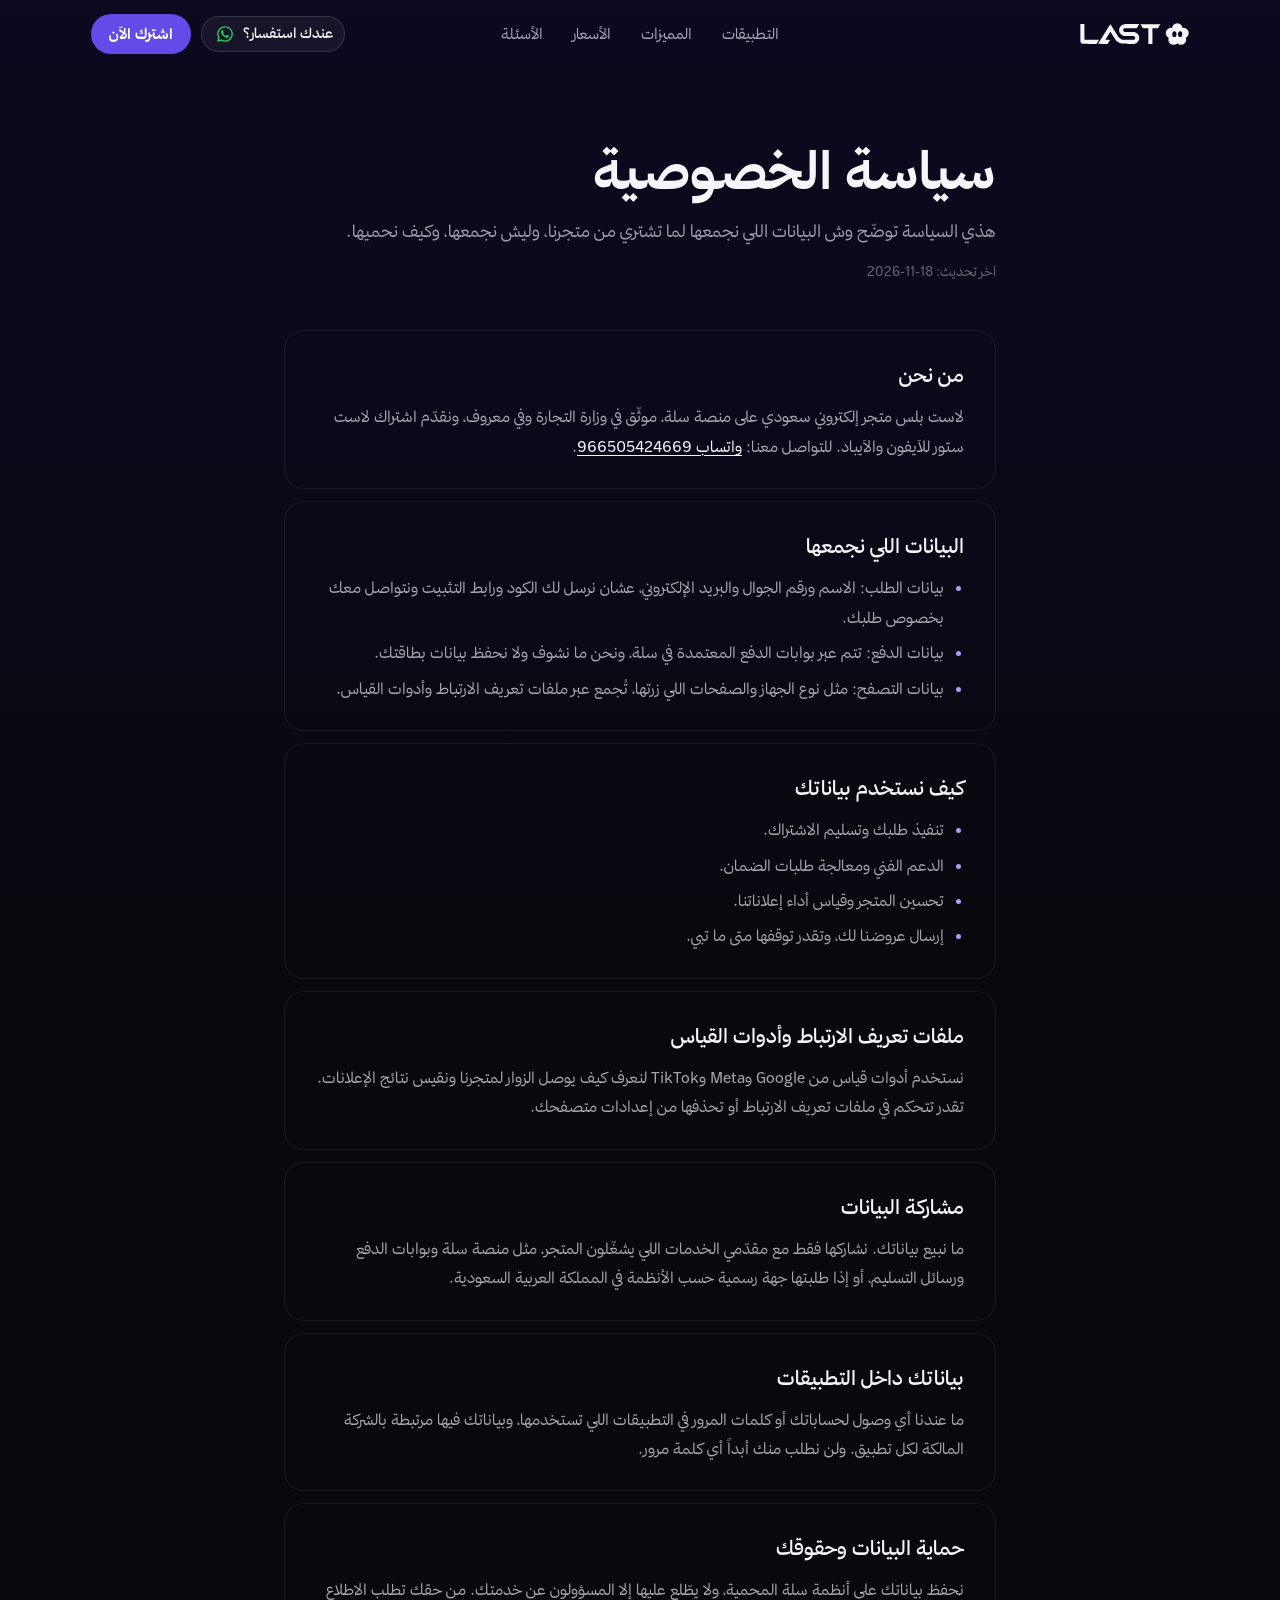
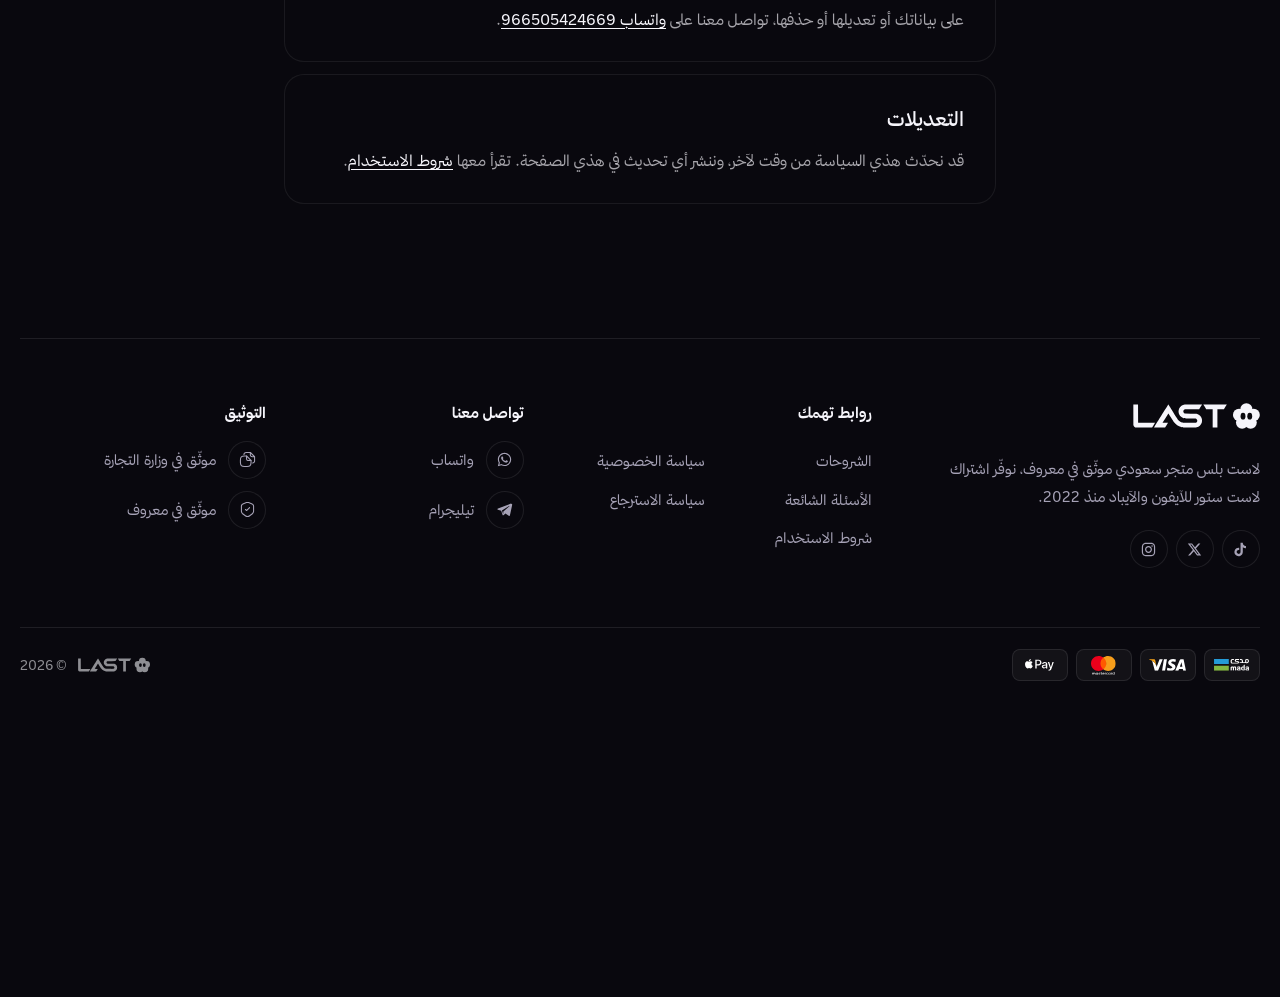
<file: privacy.html>
<!doctype html>
<html lang="ar" dir="rtl" data-theme="dark">
<head>
<meta charset="utf-8">
<meta name="viewport" content="width=device-width,initial-scale=1,viewport-fit=cover">
<meta name="color-scheme" content="dark">
<meta name="theme-color" content="#09080E">
<title>سياسة الخصوصية | لاست ستور</title>
<meta name="description" content="كيف يجمع متجر لاست بلس بياناتك ويستخدمها ويحميها.">
<link rel="icon" href="home-prime/lastplus-icon.png">
<link rel="apple-touch-icon" href="home-prime/lastplus-icon-180.png">
<script src="home-ads/guard-lite.js"></script>
<script>

(() => { document.documentElement.dataset.theme = "dark"; document.documentElement.classList.add("hb-js"); })();
</script>
<link rel="stylesheet" href="home-lux/home.css">
<link rel="stylesheet" href="home-lux-end/end.css">
<link rel="stylesheet" href="home-prime/prime.css">
<link rel="stylesheet" href="home-prime/bg.css">
<link rel="stylesheet" href="home-prime/hero.css">
<link rel="stylesheet" href="home-prime/badge.css">
<link rel="stylesheet" href="home-prime/features.css">
<link rel="stylesheet" href="home-prime/solution3.css">
<link rel="stylesheet" href="home-prime/solution4.css">
<link rel="stylesheet" href="home-prime/solution5.css">
<link rel="stylesheet" href="home-prime/dup.css">
<link rel="stylesheet" href="home-prime/wall.css">
<link rel="stylesheet" href="home-prime/sign3.css">
<link rel="stylesheet" href="home-prime/cats.css">
<link rel="stylesheet" href="home-prime/updates.css">
<link rel="stylesheet" href="home-prime/updates-x.css">
<link rel="stylesheet" href="home-prime/ring.css">
<link rel="stylesheet" href="home-prime/versions.css">
<link rel="stylesheet" href="home-prime/combo.css">
<link rel="stylesheet" href="home-prime/assure.css">
<link rel="stylesheet" href="home-prime/plans.css">
<link rel="stylesheet" href="home-prime/faq.css">
<link rel="stylesheet" href="home-prime/brand.css">
<link rel="stylesheet" href="home-ads/ads.css">
<link rel="stylesheet" href="home-ads/policy.css">
<script>

(() => {
  const root = document.documentElement, ready = () => requestAnimationFrame(() => root.classList.add("hb-ready"));
  if (!document.fonts || !document.fonts.load) return ready();
  const faces = ["400", "500", "700"].map((w) => document.fonts.load(`${w} 1em "Thmanyah Sans"`).catch(() => {}));
  Promise.race([Promise.all(faces), new Promise((r) => setTimeout(r, 3000))]).then(ready);
})();
</script>
</head>
<body class="pol">
<header class="top" id="top">
  <div class="top-in">
    <a class="brand" href="ads.html" aria-label="لاست بلس"><i class="m lockup"></i></a>
    <nav class="nav" aria-label="أقسام الصفحة">
      <a href="ads.html#solution">التطبيقات</a>
      <a href="ads.html#features">المميزات</a>
      <a href="ads.html#plans">الأسعار</a>
      <a href="ads.html#faq">الأسئلة</a>
    </nav>
    <div class="pr-acts">
      
      <a class="ask" href="https://wa.me/966505424669" target="_top" rel="noopener" aria-label="عندك استفسار؟ تواصل معنا على واتساب"><span>عندك استفسار؟</span><i class="m ct-whatsapp" aria-hidden="true"></i></a>
      <a class="btn btn-sm" href="ads.html#plans">اشترك الآن</a>
    </div>
  </div>
</header>
<script>

(() => { const top = document.getElementById("top"); let on = null; const set = () => { const s = scrollY > 8; if (s !== on) { on = s; top.classList.toggle("solid", s); } }; set(); addEventListener("scroll", set, { passive: true }); })();
</script>


<main class="pol-main">
  <header class="pol-head"><h1>سياسة الخصوصية</h1><p>هذي السياسة توضّح وش البيانات اللي نجمعها لما تشتري من متجرنا، وليش نجمعها، وكيف نحميها.</p><small>آخر تحديث: <bdi>2026-11-18</bdi></small></header>
  <article class="pol-body"><section><h2>من نحن</h2><p>لاست بلس متجر إلكتروني سعودي على منصة سلة، موثّق في وزارة التجارة وفي معروف، ونقدّم اشتراك لاست ستور للآيفون والآيباد. للتواصل معنا: <a href="https://wa.me/966505424669" target="_top">واتساب 966505424669</a>.</p></section><section><h2>البيانات اللي نجمعها</h2><ul><li>بيانات الطلب: الاسم ورقم الجوال والبريد الإلكتروني، عشان نرسل لك الكود ورابط التثبيت ونتواصل معك بخصوص طلبك.</li><li>بيانات الدفع: تتم عبر بوابات الدفع المعتمدة في سلة، ونحن ما نشوف ولا نحفظ بيانات بطاقتك.</li><li>بيانات التصفح: مثل نوع الجهاز والصفحات اللي زرتها، تُجمع عبر ملفات تعريف الارتباط وأدوات القياس.</li></ul></section><section><h2>كيف نستخدم بياناتك</h2><ul><li>تنفيذ طلبك وتسليم الاشتراك.</li><li>الدعم الفني ومعالجة طلبات الضمان.</li><li>تحسين المتجر وقياس أداء إعلاناتنا.</li><li>إرسال عروضنا لك، وتقدر توقفها متى ما تبي.</li></ul></section><section><h2>ملفات تعريف الارتباط وأدوات القياس</h2><p>نستخدم أدوات قياس من Google وMeta وTikTok لنعرف كيف يوصل الزوار لمتجرنا ونقيس نتائج الإعلانات. تقدر تتحكم في ملفات تعريف الارتباط أو تحذفها من إعدادات متصفحك.</p></section><section><h2>مشاركة البيانات</h2><p>ما نبيع بياناتك. نشاركها فقط مع مقدّمي الخدمات اللي يشغّلون المتجر، مثل منصة سلة وبوابات الدفع ورسائل التسليم، أو إذا طلبتها جهة رسمية حسب الأنظمة في المملكة العربية السعودية.</p></section><section><h2>بياناتك داخل التطبيقات</h2><p>ما عندنا أي وصول لحساباتك أو كلمات المرور في التطبيقات اللي تستخدمها، وبياناتك فيها مرتبطة بالشركة المالكة لكل تطبيق. ولن نطلب منك أبداً أي كلمة مرور.</p></section><section><h2>حماية البيانات وحقوقك</h2><p>نحفظ بياناتك على أنظمة سلة المحمية، ولا يطّلع عليها إلا المسؤولون عن خدمتك. من حقك تطلب الاطلاع على بياناتك أو تعديلها أو حذفها، تواصل معنا على <a href="https://wa.me/966505424669" target="_top">واتساب 966505424669</a>.</p></section><section><h2>التعديلات</h2><p>قد نحدّث هذي السياسة من وقت لآخر، وننشر أي تحديث في هذي الصفحة. تقرأ معها <a href="https://last-plus.com/p/mZpxY" target="_top">شروط الاستخدام</a>.</p></section></article>
</main>
<footer class="foot" id="foot" data-k="o">
  <canvas class="word" id="word" aria-hidden="true"></canvas>

  <div class="fo">
    <div class="fo-grid">
      <div class="fo-brand">
        <a class="fo-logo" href="https://last-plus.com" aria-label="لاست بلس" target="_top"><i class="m lockup"></i></a>
        <p>لاست بلس متجر سعودي موثّق في معروف، نوفّر اشتراك لاست ستور للآيفون والآيباد منذ 2022.</p>
        <div class="fo-social">
                    <a class="fo-ring" href="https://www.tiktok.com/@LastPlus_App" aria-label="TikTok" target="_top"><i class="m ct-tiktok"></i></a>
          <a class="fo-ring" href="https://x.com/LastPlus_App" aria-label="X" target="_top"><i class="m ct-x"></i></a>
          <a class="fo-ring" href="https://www.instagram.com/LastPlus_App" aria-label="Instagram" target="_top"><i class="m ct-instagram"></i></a>
        </div>
      </div>
      <nav class="fo-links" aria-labelledby="foLinks">
        <h3 id="foLinks">روابط تهمك</h3>
        <ul>
                    <li><a href="https://last-help.com" target="_top">الشروحات</a></li>
          <li><a href="ads.html#faq">الأسئلة الشائعة</a></li>
          <li><a href="https://last-plus.com/p/mZpxY" target="_top">شروط الاستخدام</a></li>
          <li><a href="privacy.html">سياسة الخصوصية</a></li>
          <li><a href="refund.html">سياسة الاسترجاع</a></li>
        </ul>
      </nav>
      <div class="fo-reach">
        <h3>تواصل معنا</h3>
        <ul class="fo-list">
          <li><a href="https://wa.me/966505424669" target="_top"><i class="fo-ring"><i class="m ct-whatsapp"></i></i><span>واتساب</span></a></li>
          <li><a href="https://t.me/LastPlus_News" target="_top"><i class="fo-ring"><i class="m ct-telegram"></i></i><span>تيليجرام</span></a></li>
        </ul>
      </div>
      <div class="fo-docs">
        <h3>التوثيق</h3>
        <ul class="fo-list">
          <li><i class="fo-ring"><i class="fo-glyph fo-doc"></i></i><span><b>موثّق في وزارة التجارة</b></span></li>
          <li><i class="fo-ring"><i class="fo-glyph fo-shield"></i></i><span><b>موثّق في معروف</b></span></li>
        </ul>
      </div>
    </div>
    <div class="fo-bottom">
      <div class="foot-marks">
        <i><img src="home-lux/pay/mada-dark.svg" alt="مدى" width="108" height="37"></i>
        <i><img src="home-lux/pay/visa-dark.svg" alt="Visa" width="110" height="36"></i>
        <i><img src="home-lux/pay/mastercard-dark.svg" alt="Mastercard" width="85" height="66"></i>
        <i><img src="home-lux/pay/applepay-dark.svg" alt="Apple Pay" width="108" height="45"></i>
      </div>
      <div class="foot-rights"><i class="m lockup" role="img" aria-label="لاست بلس"></i><span>© 2026</span></div>
    </div>
  </div>

  <div class="word-room"><span>Last Plus</span></div>
</footer>
<script src="home-lux/word.js" defer></script>
</body>
</html>
</file>
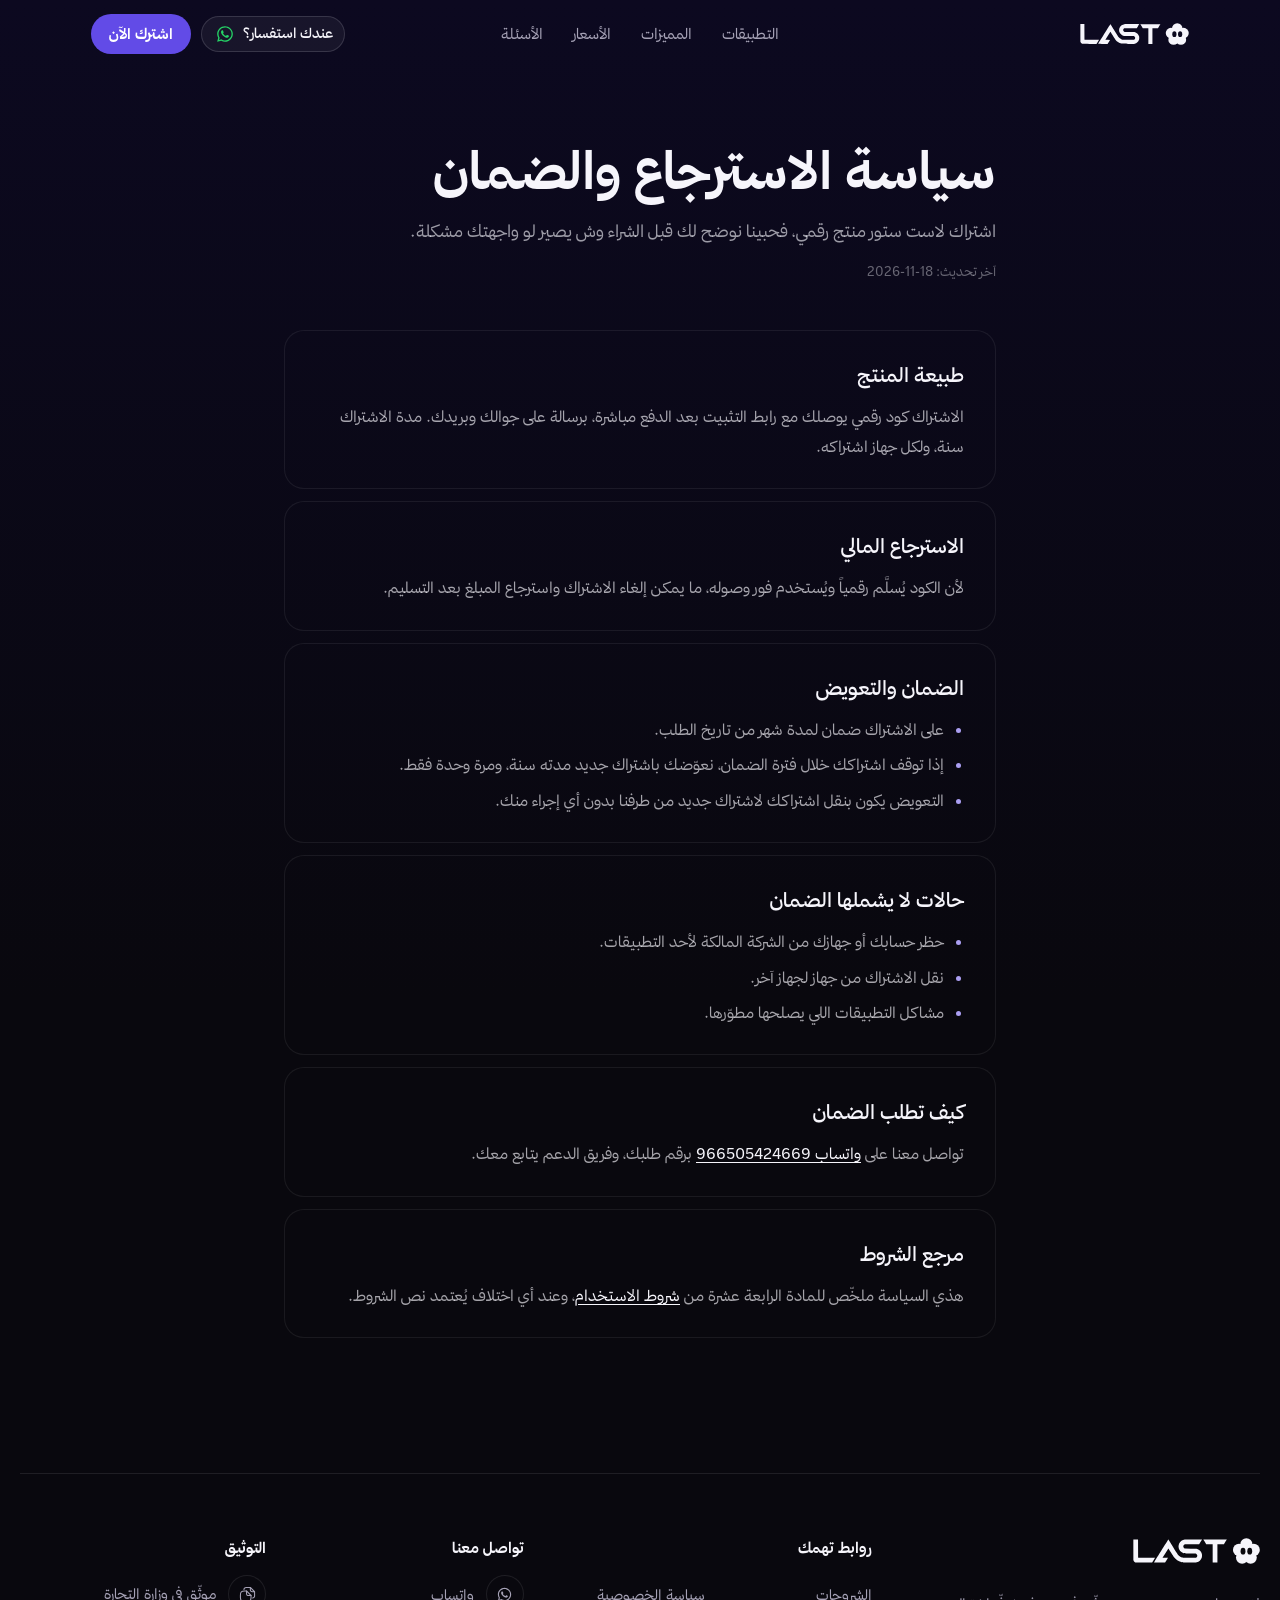
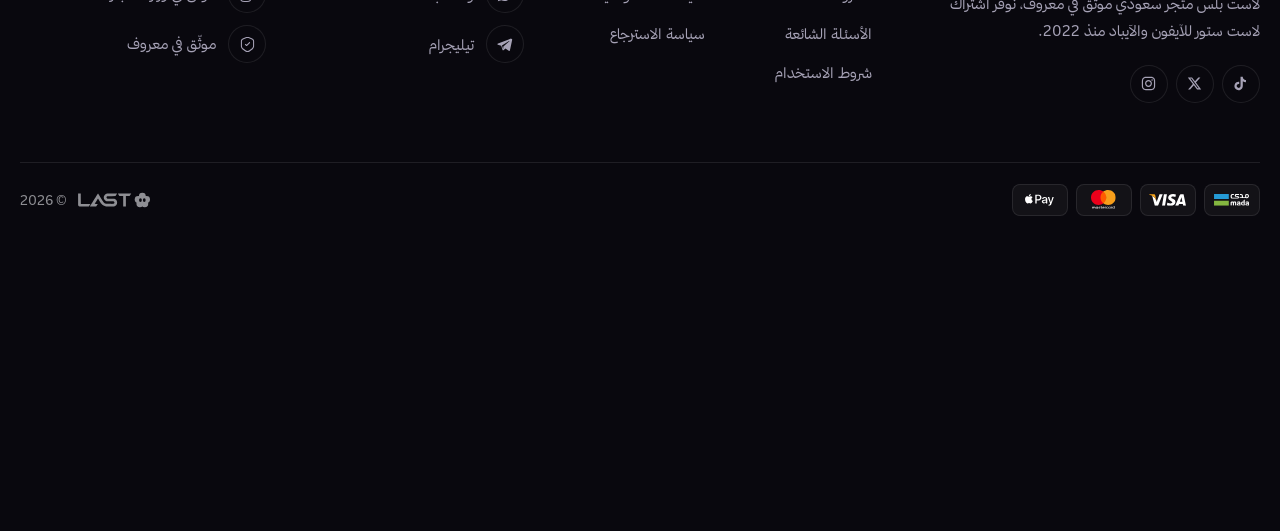
<file: refund.html>
<!doctype html>
<html lang="ar" dir="rtl" data-theme="dark">
<head>
<meta charset="utf-8">
<meta name="viewport" content="width=device-width,initial-scale=1,viewport-fit=cover">
<meta name="color-scheme" content="dark">
<meta name="theme-color" content="#09080E">
<title>سياسة الاسترجاع والضمان | لاست ستور</title>
<meta name="description" content="سياسة الاسترجاع والضمان والتعويض في اشتراك لاست ستور.">
<link rel="icon" href="home-prime/lastplus-icon.png">
<link rel="apple-touch-icon" href="home-prime/lastplus-icon-180.png">
<script src="home-ads/guard-lite.js"></script>
<script>

(() => { document.documentElement.dataset.theme = "dark"; document.documentElement.classList.add("hb-js"); })();
</script>
<link rel="stylesheet" href="home-lux/home.css">
<link rel="stylesheet" href="home-lux-end/end.css">
<link rel="stylesheet" href="home-prime/prime.css">
<link rel="stylesheet" href="home-prime/bg.css">
<link rel="stylesheet" href="home-prime/hero.css">
<link rel="stylesheet" href="home-prime/badge.css">
<link rel="stylesheet" href="home-prime/features.css">
<link rel="stylesheet" href="home-prime/solution3.css">
<link rel="stylesheet" href="home-prime/solution4.css">
<link rel="stylesheet" href="home-prime/solution5.css">
<link rel="stylesheet" href="home-prime/dup.css">
<link rel="stylesheet" href="home-prime/wall.css">
<link rel="stylesheet" href="home-prime/sign3.css">
<link rel="stylesheet" href="home-prime/cats.css">
<link rel="stylesheet" href="home-prime/updates.css">
<link rel="stylesheet" href="home-prime/updates-x.css">
<link rel="stylesheet" href="home-prime/ring.css">
<link rel="stylesheet" href="home-prime/versions.css">
<link rel="stylesheet" href="home-prime/combo.css">
<link rel="stylesheet" href="home-prime/assure.css">
<link rel="stylesheet" href="home-prime/plans.css">
<link rel="stylesheet" href="home-prime/faq.css">
<link rel="stylesheet" href="home-prime/brand.css">
<link rel="stylesheet" href="home-ads/ads.css">
<link rel="stylesheet" href="home-ads/policy.css">
<script>

(() => {
  const root = document.documentElement, ready = () => requestAnimationFrame(() => root.classList.add("hb-ready"));
  if (!document.fonts || !document.fonts.load) return ready();
  const faces = ["400", "500", "700"].map((w) => document.fonts.load(`${w} 1em "Thmanyah Sans"`).catch(() => {}));
  Promise.race([Promise.all(faces), new Promise((r) => setTimeout(r, 3000))]).then(ready);
})();
</script>
</head>
<body class="pol">
<header class="top" id="top">
  <div class="top-in">
    <a class="brand" href="ads.html" aria-label="لاست بلس"><i class="m lockup"></i></a>
    <nav class="nav" aria-label="أقسام الصفحة">
      <a href="ads.html#solution">التطبيقات</a>
      <a href="ads.html#features">المميزات</a>
      <a href="ads.html#plans">الأسعار</a>
      <a href="ads.html#faq">الأسئلة</a>
    </nav>
    <div class="pr-acts">
      
      <a class="ask" href="https://wa.me/966505424669" target="_top" rel="noopener" aria-label="عندك استفسار؟ تواصل معنا على واتساب"><span>عندك استفسار؟</span><i class="m ct-whatsapp" aria-hidden="true"></i></a>
      <a class="btn btn-sm" href="ads.html#plans">اشترك الآن</a>
    </div>
  </div>
</header>
<script>

(() => { const top = document.getElementById("top"); let on = null; const set = () => { const s = scrollY > 8; if (s !== on) { on = s; top.classList.toggle("solid", s); } }; set(); addEventListener("scroll", set, { passive: true }); })();
</script>


<main class="pol-main">
  <header class="pol-head"><h1>سياسة الاسترجاع والضمان</h1><p>اشتراك لاست ستور منتج رقمي، فحبينا نوضح لك قبل الشراء وش يصير لو واجهتك مشكلة.</p><small>آخر تحديث: <bdi>2026-11-18</bdi></small></header>
  <article class="pol-body"><section><h2>طبيعة المنتج</h2><p>الاشتراك كود رقمي يوصلك مع رابط التثبيت بعد الدفع مباشرة، برسالة على جوالك وبريدك. مدة الاشتراك سنة، ولكل جهاز اشتراكه.</p></section><section><h2>الاسترجاع المالي</h2><p>لأن الكود يُسلَّم رقمياً ويُستخدم فور وصوله، ما يمكن إلغاء الاشتراك واسترجاع المبلغ بعد التسليم.</p></section><section><h2>الضمان والتعويض</h2><ul><li>على الاشتراك ضمان لمدة شهر من تاريخ الطلب.</li><li>إذا توقف اشتراكك خلال فترة الضمان، نعوّضك باشتراك جديد مدته سنة، ومرة وحدة فقط.</li><li>التعويض يكون بنقل اشتراكك لاشتراك جديد من طرفنا بدون أي إجراء منك.</li></ul></section><section><h2>حالات لا يشملها الضمان</h2><ul><li>حظر حسابك أو جهازك من الشركة المالكة لأحد التطبيقات.</li><li>نقل الاشتراك من جهاز لجهاز آخر.</li><li>مشاكل التطبيقات اللي يصلحها مطوّرها.</li></ul></section><section><h2>كيف تطلب الضمان</h2><p>تواصل معنا على <a href="https://wa.me/966505424669" target="_top">واتساب 966505424669</a> برقم طلبك، وفريق الدعم يتابع معك.</p></section><section><h2>مرجع الشروط</h2><p>هذي السياسة ملخّص للمادة الرابعة عشرة من <a href="https://last-plus.com/p/mZpxY" target="_top">شروط الاستخدام</a>، وعند أي اختلاف يُعتمد نص الشروط.</p></section></article>
</main>
<footer class="foot" id="foot" data-k="o">
  <canvas class="word" id="word" aria-hidden="true"></canvas>

  <div class="fo">
    <div class="fo-grid">
      <div class="fo-brand">
        <a class="fo-logo" href="https://last-plus.com" aria-label="لاست بلس" target="_top"><i class="m lockup"></i></a>
        <p>لاست بلس متجر سعودي موثّق في معروف، نوفّر اشتراك لاست ستور للآيفون والآيباد منذ 2022.</p>
        <div class="fo-social">
                    <a class="fo-ring" href="https://www.tiktok.com/@LastPlus_App" aria-label="TikTok" target="_top"><i class="m ct-tiktok"></i></a>
          <a class="fo-ring" href="https://x.com/LastPlus_App" aria-label="X" target="_top"><i class="m ct-x"></i></a>
          <a class="fo-ring" href="https://www.instagram.com/LastPlus_App" aria-label="Instagram" target="_top"><i class="m ct-instagram"></i></a>
        </div>
      </div>
      <nav class="fo-links" aria-labelledby="foLinks">
        <h3 id="foLinks">روابط تهمك</h3>
        <ul>
                    <li><a href="https://last-help.com" target="_top">الشروحات</a></li>
          <li><a href="ads.html#faq">الأسئلة الشائعة</a></li>
          <li><a href="https://last-plus.com/p/mZpxY" target="_top">شروط الاستخدام</a></li>
          <li><a href="privacy.html">سياسة الخصوصية</a></li>
          <li><a href="refund.html">سياسة الاسترجاع</a></li>
        </ul>
      </nav>
      <div class="fo-reach">
        <h3>تواصل معنا</h3>
        <ul class="fo-list">
          <li><a href="https://wa.me/966505424669" target="_top"><i class="fo-ring"><i class="m ct-whatsapp"></i></i><span>واتساب</span></a></li>
          <li><a href="https://t.me/LastPlus_News" target="_top"><i class="fo-ring"><i class="m ct-telegram"></i></i><span>تيليجرام</span></a></li>
        </ul>
      </div>
      <div class="fo-docs">
        <h3>التوثيق</h3>
        <ul class="fo-list">
          <li><i class="fo-ring"><i class="fo-glyph fo-doc"></i></i><span><b>موثّق في وزارة التجارة</b></span></li>
          <li><i class="fo-ring"><i class="fo-glyph fo-shield"></i></i><span><b>موثّق في معروف</b></span></li>
        </ul>
      </div>
    </div>
    <div class="fo-bottom">
      <div class="foot-marks">
        <i><img src="home-lux/pay/mada-dark.svg" alt="مدى" width="108" height="37"></i>
        <i><img src="home-lux/pay/visa-dark.svg" alt="Visa" width="110" height="36"></i>
        <i><img src="home-lux/pay/mastercard-dark.svg" alt="Mastercard" width="85" height="66"></i>
        <i><img src="home-lux/pay/applepay-dark.svg" alt="Apple Pay" width="108" height="45"></i>
      </div>
      <div class="foot-rights"><i class="m lockup" role="img" aria-label="لاست بلس"></i><span>© 2026</span></div>
    </div>
  </div>

  <div class="word-room"><span>Last Plus</span></div>
</footer>
<script src="home-lux/word.js" defer></script>
</body>
</html>
</file>
<file: home-lux/home.css>
@font-face{font-family:"Thmanyah Sans";src:url("fonts/thmanyahsans-Light.woff2") format("woff2");font-weight:300;font-display:swap}
@font-face{font-family:"Thmanyah Sans";src:url("fonts/thmanyahsans-Regular.woff2") format("woff2");font-weight:400;font-display:swap}
@font-face{font-family:"Thmanyah Sans";src:url("fonts/thmanyahsans-Medium.woff2") format("woff2");font-weight:500;font-display:swap}
@font-face{font-family:"Thmanyah Sans";src:url("fonts/thmanyahsans-Bold.woff2") format("woff2");font-weight:700;font-display:swap}
@font-face{font-family:"Thmanyah Sans";src:url("fonts/thmanyahsans-Black.woff2") format("woff2");font-weight:900;font-display:swap}
@font-face{font-family:"Inter Word";src:url("fonts/inter-800.woff2") format("woff2");font-weight:800;font-display:swap}

:root{
  --bg:#09080E;--bg-2:#100E16;--bg-3:#17151E;
  --ink:#F6F5FB;--ink-2:#A6A2B6;--ink-3:#76718A;
  --line:rgba(255,255,255,.09);--line-2:rgba(255,255,255,.17);
  --hatch:rgba(255,255,255,.04);
  --t1:#FFFFFF;--t2:#A09CB0;
  --btn:#F6F5FB;--btn-ink:#0D0C12;
  --wrap:1200px;
  --ease:cubic-bezier(.22,1,.36,1);
}
[data-theme="light"]{
  --bg:#F4F3FA;--bg-2:#FFFFFF;--bg-3:#FFFFFF;
  --ink:#191820;--ink-2:#67637A;--ink-3:#8E8E93;
  --line:rgba(25,24,32,.11);--line-2:rgba(25,24,32,.2);
  --hatch:rgba(25,24,32,.05);
  --t1:#191820;--t2:#73737A;
  --btn:#191820;--btn-ink:#FFFFFF;
}

*{box-sizing:border-box}
html{-webkit-text-size-adjust:100%;scroll-behavior:smooth;overscroll-behavior-y:none;background:var(--bg)}
body{margin:0;background:var(--bg);color:var(--ink);font-family:"Thmanyah Sans",-apple-system,"Geeza Pro",sans-serif;font-size:17px;line-height:1.7;-webkit-font-smoothing:antialiased;overflow-x:clip}
a{color:inherit;text-decoration:none}
h1,h2,h3,p,figure,blockquote{margin:0}
img{display:block}
button{font:inherit;color:inherit}
:focus-visible{outline:2px solid var(--ink);outline-offset:3px}

.wrap{max-width:var(--wrap);margin-inline:auto;padding-inline:clamp(20px,4vw,56px)}
.m{display:block;background:currentColor;-webkit-mask:var(--src) center/contain no-repeat;mask:var(--src) center/contain no-repeat}
.lockup{--src:url("logo/lockup-ar.svg");aspect-ratio:1493/330}
.sq{display:inline-block;width:7px;height:7px;background:var(--ink);flex:none}

.metal{background:linear-gradient(180deg,var(--t1) 16%,var(--t2) 100%);-webkit-background-clip:text;background-clip:text;color:transparent;font-weight:700;line-height:1.22;padding-block:.16em;margin-block:-.16em}

.btn{display:inline-flex;align-items:center;justify-content:center;gap:12px;min-height:54px;padding:0 28px;border-radius:999px;background:var(--btn);color:var(--btn-ink);font-size:16.5px;font-weight:700;transition:transform .25s var(--ease),box-shadow .25s var(--ease),background-color .2s;white-space:nowrap}
.btn:hover{transform:translateY(-2px);box-shadow:0 10px 30px -10px rgba(127,127,127,.45)}
.btn:active{transform:translateY(0) scale(.98)}
.btn .disc{width:28px;height:28px;margin-inline-end:-14px;border-radius:50%;background:var(--btn-ink);flex:none;position:relative}
.btn .disc::after{content:"";position:absolute;inset:0;background:var(--btn);-webkit-mask:url("data:image/svg+xml;utf8,%3Csvg xmlns='http://www.w3.org/2000/svg' viewBox='0 0 24 24' fill='none' stroke='%23000' stroke-width='2' stroke-linecap='round' stroke-linejoin='round'%3E%3Cpath d='M18 12H6M11 7l-5 5 5 5'/%3E%3C/svg%3E") center/16px no-repeat;mask:url("data:image/svg+xml;utf8,%3Csvg xmlns='http://www.w3.org/2000/svg' viewBox='0 0 24 24' fill='none' stroke='%23000' stroke-width='2' stroke-linecap='round' stroke-linejoin='round'%3E%3Cpath d='M18 12H6M11 7l-5 5 5 5'/%3E%3C/svg%3E") center/16px no-repeat}
.btn.ghost{background:color-mix(in srgb,var(--bg) 55%,transparent);color:var(--ink);box-shadow:inset 0 0 0 1px var(--line-2)}
.btn.ghost:hover{box-shadow:inset 0 0 0 1px var(--ink)}
.btn-sm{min-height:40px;padding:0 18px;font-size:14.5px}

.pill{display:inline-flex;align-items:center;gap:10px;padding:6px 16px;border-radius:999px;box-shadow:inset 0 0 0 1px var(--line);font-size:14px;font-weight:500;color:var(--ink-2);background:color-mix(in srgb,var(--bg) 60%,transparent)}

.eyebrow{display:inline-flex;align-items:center;gap:10px;font-size:14.5px;font-weight:500;color:var(--ink-2);margin-bottom:18px}

.head h2{font-size:clamp(38px,5vw,68px)}
.head p{margin-top:18px;max-width:560px;font-size:19px;color:var(--ink-2)}
.head.center{text-align:center}
.head.center p{margin-inline:auto}

.rv{opacity:0;transform:translateY(18px);filter:blur(6px);transition:opacity .6s var(--ease),transform .6s var(--ease),filter .6s var(--ease)}
.rv.in{opacity:1;transform:none;filter:none}

.top{position:fixed;inset:0 0 auto 0;z-index:30;transition:background-color .3s,box-shadow .3s}
.top-in{max-width:var(--wrap);margin-inline:auto;padding:14px clamp(20px,4vw,56px);display:grid;grid-template-columns:1fr auto 1fr;align-items:center;gap:24px}
.top.solid{background:color-mix(in srgb,var(--bg) 78%,transparent);-webkit-backdrop-filter:blur(16px) saturate(1.3);backdrop-filter:blur(16px) saturate(1.3);box-shadow:0 1px 0 var(--line)}
.brand .lockup{height:24px;width:109px}
.nav{display:flex;gap:30px;font-size:15px;color:var(--ink-2)}
.nav a{transition:color .2s}
.nav a:hover{color:var(--ink)}
.top .btn{justify-self:end}

.story{position:relative;height:470vh;height:470lvh}
.stage{position:sticky;top:0;height:100vh;height:100lvh;overflow:hidden;background:var(--bg)}
.sky{position:absolute;inset:0;background:radial-gradient(60% 46% at 50% 66%,color-mix(in srgb,var(--ink) 6%,transparent),transparent 74%)}
.land{position:absolute;inset:0;width:100%;height:100%;pointer-events:none;will-change:transform}
#far{z-index:1;will-change:transform,opacity}
#near{z-index:5}

.aura{position:absolute;z-index:2;left:-560px;top:-400px;width:1120px;height:800px;pointer-events:none;background:radial-gradient(closest-side,rgba(255,255,255,.13),rgba(255,255,255,.045) 52%,transparent);will-change:transform}
[data-theme="light"] .aura{background:radial-gradient(closest-side,rgba(255,255,255,.95),rgba(255,255,255,.4) 52%,transparent)}

.hero{position:relative;z-index:6;padding-top:clamp(84px,11vh,112px);padding-inline:20px;text-align:center;display:flex;flex-direction:column;align-items:center;will-change:transform,opacity}
.hero>*{animation:enter .8s var(--ease) both}
.hero>:nth-child(2){animation-delay:.06s}
.hero>:nth-child(3){animation-delay:.14s}
.hero>:nth-child(4){animation-delay:.22s}
@keyframes enter{from{opacity:0;transform:translateY(16px);filter:blur(8px)}to{opacity:1;transform:none;filter:none}}
.hero h1{margin-top:14px;font-size:min(6.8vw,11.4vh,100px);line-height:1.2}
.hero p{margin-top:12px;max-width:800px;font-size:clamp(17px,1.4vw,19.5px);color:var(--ink-2)}
.acts{display:flex;flex-wrap:wrap;justify-content:center;gap:12px;margin-top:20px}

.caps{position:absolute;z-index:6;top:50%;inset-inline-start:max(8vw,calc(50% - 560px));transform:translateY(-50%);width:min(40vw,500px);display:grid;pointer-events:none}
.cap{grid-area:1/1;opacity:0;align-self:center;will-change:transform,opacity}
.cap h2{font-size:clamp(40px,5.2vw,76px)}
.cap p{margin-top:18px;font-size:clamp(17px,1.5vw,20px);color:var(--ink-2)}

.pad{position:absolute;z-index:3;left:0;top:0;will-change:transform,opacity}
.pad-in{width:100%;aspect-ratio:4/3;padding:1.3%;border-radius:3.1%/4.1%;background:#0C0B11;box-shadow:0 0 0 1px #33333A,inset 0 0 0 1px rgba(255,255,255,.1),0 40px 90px -30px rgba(0,0,0,.7);animation:deviceUp 1.1s var(--ease) both .1s}
@keyframes deviceUp{from{opacity:0;transform:translateY(70px)}to{opacity:1;transform:none}}
.pad-screen{container-type:inline-size;position:relative;width:100%;height:100%;border-radius:1.9%/2.5%;overflow:hidden;background:#110F17;color:#fff}
.pad-top{position:relative;height:60%;overflow:hidden;background:linear-gradient(180deg,#2B2838,#4B4759 62%,#585861)}
.pad .mos{top:7.2cqw;left:-8cqw;right:-8cqw;gap:1.7cqw}
.pad .mos-row{gap:1.7cqw}
.pad .mos-row img{width:12.4cqw;height:12.4cqw}
.pad .mos-row:nth-child(2){margin-left:-7cqw}
.pad .st-head{inset:auto 3cqw 2.2cqw 3cqw}
.pad .st-head small{font-size:1.5cqw}
.pad .st-head b{margin-top:.4cqw;font-size:3.1cqw}
.pad-list{display:grid;grid-template-columns:1fr 1fr;column-gap:3.4cqw;padding:.6cqw 3cqw}
.pad-list .st-row{grid-template-columns:2.4cqw 6.6cqw 1fr auto;gap:1.5cqw;height:9.8cqw;background-size:1.1cqw .4cqw}
.pad-list .st-row .n{font-size:2.3cqw}
.pad-list .st-row img{width:6.6cqw;height:6.6cqw}
.pad-list .st-row b{font-size:1.8cqw}
.pad-list .st-row small{font-size:1.35cqw}
.pad-list .st-row i{font-size:1.5cqw;padding:.5cqw 1.8cqw}
.pad-screen .bar{top:0;height:4.4cqw;padding-inline:3cqw;font-size:1.6cqw}
.pad-screen .bar-icons{gap:.8cqw}
.pad-screen .wifi{width:1.9cqw;height:1.4cqw}
.pad-screen .batt{width:3.2cqw;height:1.45cqw}

.rig{position:absolute;z-index:4;left:0;top:0;will-change:transform}
.phone{container-type:inline-size;position:relative;width:340px;aspect-ratio:1/2.093;padding:3%;border-radius:15.5%/7.4%;background:#0C0B11;box-shadow:0 0 0 1px #3A3A41,inset 0 0 0 1px rgba(255,255,255,.12),0 44px 100px -30px rgba(0,0,0,.72);animation:deviceUp 1.1s var(--ease) both .22s}
.phone::before,.phone::after{content:"";position:absolute;width:2.5px;border-radius:2px;background:#2A2A2F}
.phone::before{right:-3px;top:27%;height:9.5%}
.phone::after{left:-3px;top:21%;height:6%}
.screen{position:relative;width:100%;height:100%;border-radius:12.6cqw;overflow:hidden;background:#110F17;color:#fff;isolation:isolate}
.island{position:absolute;top:2.6cqw;left:50%;width:28cqw;height:8.2cqw;transform:translateX(-50%);border-radius:999px;background:#000;z-index:5}
.view{position:absolute;inset:0;will-change:transform}
.scroller{will-change:transform}

.bar{position:absolute;z-index:4;top:0;left:0;right:0;height:14cqw;display:flex;align-items:center;justify-content:space-between;padding-inline:8.4cqw;font-size:3.8cqw;font-weight:700;color:#fff;pointer-events:none}
.band{position:absolute;z-index:3;top:0;left:0;right:0;height:20cqw;background:linear-gradient(180deg,rgba(15,15,17,.92) 40%,transparent);opacity:0;pointer-events:none}
.bar-icons{display:flex;align-items:center;gap:1.4cqw;direction:ltr}
.wifi{display:block;width:4.2cqw;height:3.1cqw;background:#fff;-webkit-mask:url("data:image/svg+xml;utf8,%3Csvg xmlns='http://www.w3.org/2000/svg' viewBox='0 0 24 18'%3E%3Cpath d='M12 18l4-4.6a5.6 5.6 0 0 0-8 0zM5.3 11.4a9.5 9.5 0 0 1 13.4 0L21 8.800a13 13 0 0 0-18 0zM.8 6.200a16.200 16.200 0 0 1 22.400 0L24 5.300C17.300-1.700 6.700-1.700 0 5.300z'/%3E%3C/svg%3E") center/contain no-repeat;mask:url("data:image/svg+xml;utf8,%3Csvg xmlns='http://www.w3.org/2000/svg' viewBox='0 0 24 18'%3E%3Cpath d='M12 18l4-4.6a5.6 5.6 0 0 0-8 0zM5.3 11.4a9.5 9.5 0 0 1 13.4 0L21 8.800a13 13 0 0 0-18 0zM.8 6.200a16.200 16.200 0 0 1 22.400 0L24 5.300C17.300-1.700 6.700-1.700 0 5.300z'/%3E%3C/svg%3E") center/contain no-repeat}
.batt{display:block;position:relative;width:6.6cqw;height:3.1cqw;border-radius:30%/50%;background:#fff}
.batt::after{content:"";position:absolute;left:-7%;top:30%;width:5%;height:40%;border-radius:40%;background:#fff}

.st-top{position:relative;height:123cqw;overflow:hidden;background:linear-gradient(180deg,#2B2838,#4B4759 62%,#585861)}
.mos{position:absolute;top:19cqw;left:-24cqw;right:-24cqw;display:grid;gap:4.4cqw;direction:ltr}
.mos-row{display:flex;justify-content:center;gap:3.9cqw;will-change:transform}
.mos-row:nth-child(2){margin-left:-29cqw}
.mos-row img{width:25.2cqw;height:25.2cqw;border-radius:22.5%;flex:none}
.st-head{position:absolute;inset:auto 5.2cqw 5.4cqw 5.2cqw}
.st-head small{display:block;font-size:3.2cqw;color:#C6C6CC}
.st-head b{display:block;margin-top:1cqw;font-size:6.7cqw;font-weight:700;line-height:1.34}
.st-list{padding:0 5.2cqw;background:#110F17}
.st-row{display:grid;grid-template-columns:5cqw 13.8cqw 1fr auto;align-items:center;gap:3.2cqw;height:22.4cqw;background-image:radial-gradient(circle,rgba(255,255,255,.24) 30%,transparent 34%);background-size:2.2cqw .8cqw;background-position:bottom;background-repeat:repeat-x}
.st-row .n{font-size:5cqw;font-weight:500;color:#7A7A82;text-align:center}
.st-row img{width:13.8cqw;height:13.8cqw;border-radius:22.5%}
.st-row .tx{min-width:0;line-height:1.36}
.st-row b{display:block;font-size:3.9cqw;font-weight:500}
.st-row small{display:block;font-size:2.9cqw;color:#8F8F97}
.st-row i{font-style:normal;font-size:3.3cqw;font-weight:500;padding:1.1cqw 4cqw;border-radius:999px;background:#242427;transition:background-color .15s}
.st-row.down i{background:#47474C}

.v-app{background:#110F17;visibility:hidden}
.ap-hero{position:relative;height:104cqw;overflow:hidden;background:#201018}
.ap-art{position:absolute;left:-30%;top:-30%;width:160%;height:160%;object-fit:cover;filter:blur(7cqw) saturate(1.15) brightness(.82)}
.ap-mark{position:absolute;left:50%;top:21cqw;width:42cqw;height:42cqw;margin-left:-21cqw;border-radius:22.5%;box-shadow:0 5cqw 12cqw -3cqw rgba(0,0,0,.6)}
.ap-back{position:absolute;top:15.5cqw;right:5cqw;width:10.4cqw;height:10.4cqw;border-radius:50%;background:rgba(255,255,255,.22)}
.ap-back::after{content:"";position:absolute;inset:0;margin:auto;width:2.6cqw;height:2.6cqw;border-top:.6cqw solid #fff;border-right:.6cqw solid #fff;transform:translateX(-.5cqw) rotate(45deg)}
.ap-bar{position:absolute;inset:auto 0 0 0;height:17.4cqw;display:flex;align-items:center;gap:2.6cqw;padding-inline:4.6cqw;background:rgba(0,0,0,.26)}
.ap-bar img{width:11.3cqw;height:11.3cqw;border-radius:22.5%}
.ap-bar .tx{flex:1;min-width:0;line-height:1.36}
.ap-bar b{display:block;font-size:3.9cqw;font-weight:500}
.ap-bar small{display:block;font-size:2.9cqw;color:rgba(255,255,255,.72)}
.get{position:relative;display:grid;place-items:center;width:17.5cqw;height:7.6cqw;border-radius:999px;background:rgba(255,255,255,.24);font-size:3.4cqw;font-weight:500;transition:background-color .15s}
.get.down{background:rgba(255,255,255,.42)}
.get em{grid-area:1/1;font-style:normal}
.get .w-open{opacity:0}
.get svg{grid-area:1/1;width:5.8cqw;height:5.8cqw;opacity:0;transform:rotate(-90deg)}
.get circle{fill:none;stroke:#fff;stroke-width:2.6;stroke-linecap:round;stroke-dasharray:63;stroke-dashoffset:63}
.ap-stats{display:grid;grid-template-columns:repeat(5,1fr);margin:3.6cqw 3cqw 0;padding:2.8cqw 0;border-radius:4cqw;background:#1C1C1E;text-align:center;line-height:1.5}
.ap-stats div{box-shadow:inset 1px 0 0 rgba(255,255,255,.08)}
.ap-stats div:last-child{box-shadow:none}
.ap-stats small{display:block;font-size:2.35cqw;color:#7E7E86}
.ap-stats b{display:block;font-size:3.3cqw;font-weight:700;color:#B4B4BA}
.ap-box{margin:3cqw 3cqw 0;padding:3.8cqw 5cqw 22cqw;border-radius:4cqw;background:#1C1C1E}
.ap-box b{display:block;font-size:4.4cqw;font-weight:700;margin-bottom:1.6cqw}
.ap-box p{font-size:3.2cqw;line-height:1.75;color:#9C9CA3}
.tabs{position:absolute;left:5cqw;right:5cqw;bottom:4.2cqw;height:15cqw;display:grid;grid-template-columns:repeat(4,1fr);align-items:center;padding:1.2cqw;border-radius:999px;background:#242427;box-shadow:inset 0 0 0 1px rgba(255,255,255,.08)}
.tabs i{display:grid;place-items:center;height:100%;border-radius:999px}
.tabs i.on{background:#3A3A3E}
.tabs svg{width:6.2cqw;height:6.2cqw;fill:none;stroke:#fff;stroke-width:1.8;stroke-linejoin:round;stroke-linecap:round}
.tabs .on svg{fill:#fff}

.touch{position:absolute;z-index:6;left:0;top:0;width:13cqw;height:13cqw;margin:-6.5cqw 0 0 -6.5cqw;border-radius:50%;background:rgba(255,255,255,.34);box-shadow:0 0 0 .4cqw rgba(255,255,255,.5),0 1.4cqw 5cqw rgba(0,0,0,.45);opacity:0;will-change:transform,opacity}

.framed{--pin:185vh;--dusk:clamp(120px,18vh,180px);position:relative}
@supports (height:1lvh){.framed{--pin:185lvh}}
[data-theme="light"] .framed{--dusk:clamp(280px,56vh,560px)}
#faq{padding-bottom:calc(var(--dusk) + 24px)}
.framed::before,.framed::after{content:"";position:absolute;top:0;bottom:0;width:1px;background:var(--line);z-index:1;pointer-events:none}
.framed::before,.framed::after,.gut{-webkit-mask-image:linear-gradient(180deg,#000 calc(100% - var(--pin) - var(--dusk)),transparent calc(100% - var(--pin)));mask-image:linear-gradient(180deg,#000 calc(100% - var(--pin) - var(--dusk)),transparent calc(100% - var(--pin)))}
.framed::before{left:max(0px,calc(50% - var(--wrap)/2))}
.framed::after{right:max(0px,calc(50% - var(--wrap)/2))}
.gut{position:absolute;top:0;bottom:0;width:72px;pointer-events:none;background:repeating-linear-gradient(135deg,var(--hatch) 0 1px,transparent 1px 8px)}
.gut-l{left:calc(50% - var(--wrap)/2 - 72px)}
.gut-r{right:calc(50% - var(--wrap)/2 - 72px)}

.sec{position:relative;padding-block:clamp(72px,9vw,120px);border-top:1px solid var(--line)}
.sec.flush{padding-bottom:0}

.dock{display:flex;justify-content:center;gap:clamp(12px,2.1vw,28px);margin-top:52px;padding-block:12px}
.dock button{all:unset;position:relative;width:78px;height:78px;flex:none;cursor:pointer;transition:transform .45s var(--ease);-webkit-tap-highlight-color:transparent}
.dock button:focus-visible{outline:2px solid var(--ink);outline-offset:4px;border-radius:22.5%}
.dock img{width:100%;height:100%;border-radius:22.5%;transition:filter .35s,opacity .35s,box-shadow .45s var(--ease)}
.dock button:not([aria-selected="true"]) img{filter:saturate(.45);opacity:.5}
.dock button:hover img{filter:none;opacity:1}
.dock button[aria-selected="true"]{transform:translateY(-6px) scale(1.16)}
.dock button[aria-selected="true"] img{box-shadow:0 16px 46px -10px var(--c)}
.dock button::after{content:"";position:absolute;left:50%;bottom:-13px;width:4px;height:4px;margin-left:-2px;border-radius:50%;background:var(--ink);opacity:0;transition:opacity .3s}
.dock button[aria-selected="true"]::after{opacity:1}

.sheet{max-width:640px;margin:34px auto 0;min-height:262px}
.sheet-head{display:flex;align-items:center;justify-content:center;flex-wrap:wrap;gap:6px 14px;animation:rise .4s var(--ease) both}
.sheet h3{font-size:clamp(28px,3vw,38px);font-weight:700;line-height:1.3}
.note{padding:3px 12px;border-radius:999px;font-size:13.5px;color:var(--ink-2);box-shadow:inset 0 0 0 1px var(--line-2)}
@keyframes rise{from{opacity:0;transform:translateY(10px)}to{opacity:1;transform:none}}
.rows{margin-top:16px;border-top:1px solid var(--line)}
.row{all:unset;box-sizing:border-box;display:flex;align-items:center;justify-content:space-between;gap:20px;width:100%;min-height:62px;padding:12px 2px;border-bottom:1px solid var(--line);font-size:17.5px;line-height:1.45;cursor:pointer;animation:rise .4s var(--ease) both;-webkit-tap-highlight-color:transparent}
.row:nth-child(2){animation-delay:.05s}
.row:nth-child(3){animation-delay:.1s}
.row:focus-visible{outline:2px solid var(--ink);outline-offset:-2px}
.sw{position:relative;flex:none;width:46px;height:28px;border-radius:999px;background:var(--line-2);transition:background-color .3s}
.sw::after{content:"";position:absolute;top:2px;right:2px;width:24px;height:24px;border-radius:50%;background:#fff;box-shadow:0 2px 6px rgba(0,0,0,.32);transition:transform .34s var(--ease)}
.row[aria-checked="true"] .sw{background:var(--c)}
.row[aria-checked="true"] .sw::after{transform:translateX(-18px)}
.always{margin-top:16px;text-align:center;font-size:15px;color:var(--ink-3)}

.more{display:flex;align-items:center;justify-content:space-between;gap:20px;flex-wrap:wrap;max-width:var(--wrap);margin:clamp(56px,7vw,84px) auto 0;padding:0 22px 20px}
.more h3{font-size:clamp(24px,2.6vw,32px);font-weight:700;line-height:1.35}
.more a{display:inline-flex;align-items:center;gap:8px;font-size:15.5px;color:var(--ink-2);transition:color .2s}
.more a:hover{color:var(--ink)}
.chev{width:8px;height:8px;border-bottom:1.5px solid currentColor;border-left:1.5px solid currentColor;transform:rotate(45deg)}
.kinds{display:grid;grid-template-columns:repeat(5,1fr);max-width:var(--wrap);margin:0 auto;border-top:1px solid var(--line)}
.kind{padding:26px 22px;box-shadow:inset 1px 0 0 var(--line);min-width:0}
.kind:last-child{box-shadow:none}
.kind b{display:block;font-size:16.5px;font-weight:700;line-height:1.45}
.kind span{display:block;margin-top:8px;font-size:14.5px;color:var(--ink-3);line-height:1.6}

.figs{display:grid;grid-template-columns:repeat(4,1fr);max-width:var(--wrap);margin:52px auto 0;border-top:1px solid var(--line)}
.fig{padding:38px 28px;box-shadow:inset 1px 0 0 var(--line);text-align:center}
.fig:last-child{box-shadow:none}
.fig b{display:block;font-size:clamp(38px,4.2vw,56px);font-weight:700;line-height:1.25;direction:rtl}
.fig span{display:block;margin-top:6px;font-size:15.5px;color:var(--ink-2)}
.cells{display:grid;grid-template-columns:repeat(3,1fr);max-width:var(--wrap);margin:0 auto;border-top:1px solid var(--line)}
.cell{padding:38px 32px;box-shadow:inset 1px 0 0 var(--line),inset 0 -1px 0 var(--line)}
.cell:nth-child(3n){box-shadow:inset 0 -1px 0 var(--line)}
.cell:nth-last-child(-n+3){box-shadow:inset 1px 0 0 var(--line)}
.cell:last-child{box-shadow:none}
.ic{display:block;width:26px;height:26px;background:var(--ink);-webkit-mask:var(--i) center/contain no-repeat;mask:var(--i) center/contain no-repeat}
.ic-element-plus{--i:url("marks/element-plus.svg")}
.ic-receive-square{--i:url("marks/receive-square.svg")}
.ic-document-copy{--i:url("marks/document-copy.svg")}
.ic-edit{--i:url("marks/edit.svg")}
.ic-lock{--i:url("marks/lock.svg")}
.ic-shield-tick{--i:url("marks/shield-tick.svg")}
.cell h3{margin-top:18px;font-size:20px;font-weight:700;line-height:1.4}
.cell p{margin-top:8px;font-size:16px;color:var(--ink-2)}

.voices-head{display:flex;align-items:flex-end;justify-content:space-between;gap:20px}
.tag{padding:4px 12px;border-radius:999px;font-size:13.5px;color:var(--ink-2);box-shadow:inset 0 0 0 1px var(--line-2);white-space:nowrap}
.voices{display:grid;grid-template-columns:repeat(3,1fr);max-width:var(--wrap);margin:52px auto 0;border-top:1px solid var(--line)}
.voice{padding:34px 32px;box-shadow:inset 1px 0 0 var(--line);display:flex;flex-direction:column;justify-content:space-between;gap:30px;min-height:210px}
.voice:last-child{box-shadow:none}
.voice blockquote{font-size:19px;line-height:1.6;color:var(--ink-2)}
.voice figcaption{font-size:15px;font-weight:500}
.voice figcaption span{display:block;font-size:14px;font-weight:400;color:var(--ink-3)}

.plans{display:grid;grid-template-columns:1fr 1fr;max-width:var(--wrap);margin:52px auto 0;border-top:1px solid var(--line)}
.plan{position:relative;overflow:hidden;min-height:430px;padding:42px clamp(24px,3vw,44px);box-shadow:inset 1px 0 0 var(--line);isolation:isolate}
.plan:last-child{box-shadow:none}
.plan-copy{position:relative;z-index:2;display:flex;flex-direction:column;align-items:flex-start;height:100%}
.plan h3{font-size:clamp(44px,5vw,64px)}
.plan-name{margin-top:6px;font-size:15.5px;color:var(--ink-2)}
.price{display:flex;align-items:baseline;gap:8px;margin-top:auto;padding-top:32px}
.price b{font-size:52px;font-weight:700;line-height:1.1}
.price span{font-size:17px;color:var(--ink-2)}
.price s{margin-inline-start:6px;font-size:18px;color:var(--ink-3)}
.plan .btn{margin-top:18px}
.dev{position:absolute;z-index:1;left:36px;bottom:0;padding:8px 8px 0;background:#0C0B11;box-shadow:0 0 0 1px #3A3A41,inset 0 0 0 1px rgba(255,255,255,.12)}
.dev-phone{width:224px;height:330px;border-radius:34px 34px 0 0}
.dev-pad{width:300px;height:268px;border-radius:20px 20px 0 0}
.dev-screen{height:100%;overflow:hidden;background:linear-gradient(180deg,#2B2838,#4B4759);border-radius:27px 27px 0 0}
.dev-pad .dev-screen{border-radius:13px 13px 0 0}
.dev-grid{display:grid;gap:16px;padding:40px 18px 0;grid-template-columns:repeat(3,1fr)}
.dev-pad .dev-grid{grid-template-columns:repeat(4,1fr);gap:14px;padding:26px 16px 0}
.dev-grid img{width:100%;aspect-ratio:1;border-radius:22.5%}

.trust{display:flex;align-items:center;justify-content:space-between;gap:24px;flex-wrap:wrap;max-width:var(--wrap);margin:0 auto;padding:26px clamp(24px,3vw,44px);border-top:1px solid var(--line)}
.pays{display:flex;align-items:center;gap:26px;flex-wrap:wrap}
.pays img{height:20px;width:auto;opacity:.85}
.trust p{font-size:14.5px;color:var(--ink-3)}
.on-light{display:none}
[data-theme="light"] .on-light{display:block}
[data-theme="light"] .on-dark{display:none}

.faq{display:grid;grid-template-columns:minmax(0,4fr) minmax(0,7fr);gap:clamp(32px,6vw,88px);align-items:start}
.faq .head{position:sticky;top:110px}
.qa{border-bottom:1px solid var(--line)}
.qa:first-child{border-top:1px solid var(--line)}
.qa button{all:unset;box-sizing:border-box;display:flex;align-items:center;justify-content:space-between;gap:24px;width:100%;padding:22px 2px;font-size:18.5px;font-weight:500;line-height:1.5;cursor:pointer}
.qa button:focus-visible{outline:2px solid var(--ink);outline-offset:2px}
.plus{position:relative;width:18px;height:18px;flex:none;transition:transform .3s var(--ease)}
.plus::before,.plus::after{content:"";position:absolute;inset:50% 0 auto 0;height:1.5px;margin-top:-.75px;background:var(--ink)}
.plus::after{transform:rotate(90deg)}
.qa.open .plus{transform:rotate(45deg)}
.ans{display:grid;grid-template-rows:0fr;transition:grid-template-rows .32s var(--ease)}
.qa.open .ans{grid-template-rows:1fr}
.ans>p{min-height:0;overflow:hidden;font-size:17px;color:var(--ink-2)}
.qa.open .ans>p{padding-bottom:22px}

.closing-pin,.foot,.top.night{--bg:#09080E;--ink:#F6F5FB;--ink-2:#A6A2B6;--ink-3:#8E8E93;--line:rgba(255,255,255,.09);--line-2:rgba(255,255,255,.17);--t1:#FFFFFF;--t2:#A09CB0;--btn:#F6F5FB;--btn-ink:#0D0C12;color:var(--ink)}
.closing-pin,.foot{background:var(--bg)}
.closing-pin{position:relative;z-index:2;height:var(--pin)}
.closing-dusk{display:none;position:absolute;inset:auto 0 100% 0;height:var(--dusk);pointer-events:none}
[data-theme="light"] .closing-dusk{display:block;background:linear-gradient(180deg,rgba(244,243,250,0),#F4F3FA 7%,#ECEBF3 12%,#DAD8E6 18%,#BDB8D2 29%,#958DB8 40%,#6B6296 51%,#46406C 62%,#2A2546 72%,#18142A 81%,#0E0C17 90%,#0A090F 96%,#09080E)}
.closing{--land:max(100vw,165vh);--land:max(100vw,165lvh);--dawn:#8F7FE8;position:sticky;top:0;height:100vh;height:100lvh;min-height:560px;overflow:hidden;background:var(--bg)}
.closing-stars{position:absolute;inset:0 0 auto 0;width:100%;will-change:opacity;-webkit-mask-image:linear-gradient(180deg,transparent,#000 34%);mask-image:linear-gradient(180deg,transparent,#000 34%)}
.closing-dawn{position:absolute;left:50%;top:56%;width:var(--land);aspect-ratio:1200/440;transform:translate(-50%,-73.4%);background:var(--dawn);-webkit-mask:url("closing-dawn.png") center/100% 100% no-repeat;mask:url("closing-dawn.png") center/100% 100% no-repeat;pointer-events:none;will-change:opacity}
.closing-in{position:absolute;z-index:2;inset-inline:20px;bottom:calc(44% + clamp(22px,4vh,40px));display:flex;flex-direction:column;align-items:center;text-align:center;will-change:transform}
.closing h2{font-size:clamp(44px,min(6.4vw,11.5vh),92px)}
.closing p{margin:12px 0 24px;font-size:19px;color:var(--ink-2)}
.closing-land{position:absolute;z-index:3;left:50%;top:56%;width:var(--land);max-width:none;height:auto;transform:translateX(-50%);transform-origin:50% 0;pointer-events:none;will-change:transform}
.closing::after{content:"";position:absolute;z-index:4;inset:auto 0 0 0;height:32%;pointer-events:none;background:linear-gradient(180deg,rgba(9,8,14,0),rgba(9,8,14,.03) 12%,rgba(9,8,14,.1) 24%,rgba(9,8,14,.22) 36%,rgba(9,8,14,.38) 48%,rgba(9,8,14,.56) 60%,rgba(9,8,14,.74) 72%,rgba(9,8,14,.88) 84%,rgba(9,8,14,.97) 94%,#09080E)}
.closing-grain{position:absolute;z-index:5;inset:0;background:url("closing-grain.png") 0 0/128px 128px;opacity:.05;pointer-events:none;-webkit-mask-image:linear-gradient(180deg,transparent,#000 24%,#000 60%,transparent 92%);mask-image:linear-gradient(180deg,transparent,#000 24%,#000 60%,transparent 92%)}

.foot{--word-ink:#6E64A6;--word-hot:#624BE7;--edge:max(20px,1.6vw);position:relative;isolation:isolate;padding-top:clamp(20px,3vw,44px);overflow:hidden;touch-action:pan-y}
.foot-in{position:relative;z-index:1;display:grid;grid-template-columns:1fr auto;align-items:center;gap:clamp(20px,2vw,26px) 32px;padding-inline:var(--edge)}
.foot-nav{display:flex;flex-wrap:wrap;gap:8px clamp(24px,2.6vw,40px)}
.foot-nav a{font-size:15.5px;line-height:1.6;color:var(--ink-2);background:linear-gradient(currentColor,currentColor) 50% 100%/0 1px no-repeat;transition:color .2s,background-size .35s var(--ease)}
.foot-nav a:hover{color:var(--ink);background-size:100% 1px}
.foot-reach{display:flex;align-items:center;gap:clamp(18px,1.7vw,24px)}
.foot-group{display:flex;align-items:center;gap:12px}
.foot-group h3{font-size:14.5px;font-weight:500;line-height:1.5;white-space:nowrap}
.foot-rule{width:1px;height:24px;background:var(--line)}
.foot-icons{display:flex;gap:8px}
.foot-icons a{display:grid;place-items:center;width:44px;height:44px;border-radius:50%;color:var(--ink-2);background:rgba(255,255,255,.04);box-shadow:inset 0 0 0 1px var(--line);transition:color .2s,background-color .2s,transform .25s var(--ease)}
.foot-icons a:hover{color:var(--ink);background:rgba(255,255,255,.09);transform:translateY(-2px)}
.foot-icons .m{width:22px;height:22px}
.ct-whatsapp{--src:url("contact/ContactWhatsApp.svg")}
.ct-email{--src:url("contact/ContactEmail.svg")}.ct-telegram{--src:url("contact/ContactTelegram.svg")}
.ct-snapchat{--src:url("contact/ContactSnapchat.svg")}
.ct-tiktok{--src:url("contact/ContactTikTok.svg")}
.ct-x{--src:url("contact/ContactX.svg")}
.ct-instagram{--src:url("contact/ContactInstagram.svg")}
.foot-trust{grid-column:1/-1;display:flex;flex-direction:column;align-items:center;gap:15px;box-shadow:inset 0 1px 0 var(--line);padding-block:clamp(22px,2vw,28px) clamp(10px,1.2vw,16px);text-align:center}
.foot-trust p{font-size:14.5px;line-height:1.6;color:var(--ink-2)}
.foot-trust p span{white-space:nowrap}
.foot-marks{display:flex;justify-content:center;gap:8px;width:100%}
.foot-marks i{display:grid;place-items:center;flex:0 1 72px;min-width:0;height:40px;border-radius:10px;background:rgba(255,255,255,.04);box-shadow:inset 0 0 0 1px var(--line)}
.foot-marks img{width:auto;max-width:76%;height:16px;object-fit:contain}
.foot-marks img[alt="Mastercard"]{height:24px}
.foot-rights{display:flex;align-items:center;gap:11px;color:var(--ink-3)}
.foot-rights .lockup{height:16px;width:72px}
.foot-rights span{font-size:13.5px;line-height:1.6;font-variant-numeric:tabular-nums}
.word{position:absolute;inset:0;width:100%;height:100%;display:block}
.word-room{aspect-ratio:1000/228;margin-top:clamp(8px,1.4vw,20px)}
.word-room span{position:absolute;width:1px;height:1px;overflow:hidden;clip-path:inset(50%);white-space:nowrap}

.proof{position:fixed;left:16px;bottom:16px;z-index:40;display:flex;gap:2px;padding:4px;border-radius:999px;background:color-mix(in srgb,var(--bg-3) 86%,transparent);-webkit-backdrop-filter:blur(10px);backdrop-filter:blur(10px);box-shadow:0 0 0 1px var(--line)}
.proof.lift{bottom:auto;top:84px}
.proof button{border:0;background:none;padding:4px 12px;border-radius:999px;font-size:12.5px;color:var(--ink-2);cursor:pointer}
.proof button[aria-pressed="true"]{background:var(--line-2);color:var(--ink)}

@media (max-width:1400px){.gut{display:none}}
@media (max-width:1240px){.framed::before,.framed::after{display:none}}
@media (max-width:900px){
  .top-in{grid-template-columns:1fr auto}
  .nav{display:none}
  .pad{display:none}
  .hero .pill,.hero .ghost{display:none}
  .hero{padding-top:84px}
  .hero h1{margin-top:0;font-size:10.4vw}
  .hero p{font-size:16.5px;line-height:1.6}
  .caps{top:76px;inset-inline-start:0;transform:none;width:100%;padding-inline:24px;text-align:center}
  .cap{align-self:start}
  .cap h2{font-size:clamp(32px,9.4vw,50px)}
  .cap h2 br{display:none}
  .cap p{margin-top:6px;font-size:16px;line-height:1.55}
  .dock{flex-wrap:wrap;max-width:320px;margin-inline:auto;gap:18px 26px;margin-top:40px}
  .dock button{width:58px;height:58px}
  .dock button[aria-selected="true"]{transform:translateY(-3px) scale(1.12)}
  .dock button::after{bottom:-10px}
  .sheet{min-height:0}
  .rows{min-height:204px}
  .row{font-size:16.5px}
  .more{margin-inline:20px;padding-inline:2px}
  .kinds{grid-template-columns:1fr;margin-inline:20px}
  .kind{box-shadow:inset 0 -1px 0 var(--line);padding:18px 2px}
  .kind:last-child{box-shadow:none}
  .figs{grid-template-columns:1fr 1fr;margin-inline:20px}
  .fig{padding:26px 12px}
  .fig:nth-child(1){box-shadow:inset 1px 0 0 var(--line),inset 0 -1px 0 var(--line)}
  .fig:nth-child(2){box-shadow:inset 0 -1px 0 var(--line)}
  .fig:nth-child(3){box-shadow:inset 1px 0 0 var(--line)}
  .cells{grid-template-columns:1fr;margin-inline:20px}
  .cell,.cell:nth-child(3n),.cell:nth-last-child(-n+3){box-shadow:inset 0 -1px 0 var(--line);padding:26px 2px}
  .cell:last-child{box-shadow:none}
  .voices{grid-template-columns:1fr;margin-inline:20px}
  .voice{box-shadow:inset 0 -1px 0 var(--line);padding:26px 2px;min-height:0}
  .voice:last-child{box-shadow:none}
  .plans{grid-template-columns:1fr;margin-inline:20px}
  .plan{box-shadow:inset 0 -1px 0 var(--line);padding:30px 4px;min-height:390px}
  .plan:last-child{box-shadow:none}
  .dev{left:0;transform:scale(.72);transform-origin:left bottom}
  .trust{margin-inline:20px;padding-inline:4px;justify-content:center;text-align:center}
  .pays{justify-content:center;gap:20px}
  .faq{grid-template-columns:1fr}
  .faq .head{position:static}
}
@media (max-width:1023px){
  .foot-in{grid-template-columns:minmax(0,1fr);justify-items:center}
  .foot-nav{justify-content:center}
  .foot-trust{justify-self:stretch}
}
@media (max-width:559px){
  .foot-nav{display:grid;grid-template-columns:auto auto;gap:6px 34px;text-align:center}
  .foot-reach{align-items:flex-start;gap:clamp(14px,6vw,30px)}
  .foot-group{flex-direction:column;gap:10px}
  .foot-rule{display:none}
  .foot-icons{gap:clamp(5px,1.6vw,8px)}
  .foot-icons a{width:clamp(38px,11.2vw,44px);height:clamp(38px,11.2vw,44px)}
}

@media (prefers-reduced-motion:reduce){
  html{scroll-behavior:auto}
  .story{height:100vh;height:100lvh}
  .framed{--pin:100vh}
  .closing-pin{height:auto}
  .closing{position:relative}
  .caps{display:none}
  .rv{opacity:1;transform:none;filter:none;transition:none}
  .hero>*,.pad-in,.phone,.row,.sheet-head{animation:none}
}
</file>
<file: home-lux-end/end.css>
.en{--bg:#09080E;--ink:#F6F5FB;--ink-2:#A6A2B6;--line:rgba(255,255,255,.09);--t1:#FFFFFF;--t2:#A09CB0;--btn:#F6F5FB;--btn-ink:#0D0C12;--art:420px;--ic:204px;--under:0px;position:relative;isolation:isolate;overflow:hidden;padding:calc(var(--under) + 112px) 24px 144px;background:var(--bg);color:var(--ink)}

main>.en:first-child{--under:69px}
.framed>.en{border-top:1px solid var(--line)}

.framed:has(>.en),[data-theme="light"] .framed:has(>.en){--pin:var(--en-h,1000px);--dusk:clamp(120px,18vh,180px)}
.framed:has(>.en) #faq{padding-bottom:clamp(72px,9vw,120px)}

.en-glow{position:absolute;top:var(--under);left:50%;z-index:-1;width:min(900px,100%);height:560px;transform:translateX(-50%);background:radial-gradient(45% 55% at 50% 45%,rgba(245,239,230,.08),rgba(245,239,230,0) 70%);pointer-events:none}

.en-art{position:relative;display:grid;place-items:center;width:var(--art);height:var(--art);margin-inline:auto;perspective:900px}
.en-grid{position:absolute;inset:0;width:100%;height:100%;stroke:rgba(255,255,255,.09);stroke-width:1}

.en-icon[hidden]{display:none}
.en-icon{position:relative;display:block;width:var(--ic);height:var(--ic);border-radius:22.5%;background:#F3F1FC;box-shadow:0 26.5px 53px -20.4px rgba(0,0,0,.62),inset 0 2.4px 1.6px rgba(255,255,255,.7),inset 0 -12px 26px rgba(40,30,80,.1),inset 0 0 0 1px rgba(255,255,255,.08);transform:rotateX(var(--rx,0deg)) rotateY(var(--ry,0deg));will-change:transform}
.en-mark{position:absolute;left:13.75%;top:20%;width:72.5%;height:60%;background:#0D0C12;-webkit-mask:url("../home-lux/logo/mark-tight.svg") center/contain no-repeat;mask:url("../home-lux/logo/mark-tight.svg") center/contain no-repeat}
.en-gloss{position:absolute;inset:0;border-radius:inherit;overflow:hidden;pointer-events:none}
.en-gloss::before{content:"";position:absolute;inset:-20%;background:radial-gradient(38% 18% at 36% 16%,rgba(255,255,255,.62),rgba(255,255,255,.28) 55%,rgba(255,255,255,0) 80%);transform:translate(var(--gx,0px),var(--gy,0px))}

.en[data-v="2"] .en-icon{background:#18161F;box-shadow:0 26.5px 53px -20.4px rgba(0,0,0,.62),inset 0 2.4px 1.6px rgba(255,255,255,.2),inset 0 0 0 1px rgba(255,255,255,.09)}
.en[data-v="2"] .en-mark{background:#F3F1FC}
.en[data-v="2"] .en-gloss::before{opacity:.18}

.en[data-v="3"] .en-icon{background:none;box-shadow:none;border-radius:0}
.en[data-v="3"] .en-mark{left:-6%;top:3.6%;width:112%;height:92.8%;background:linear-gradient(180deg,#FFFFFF 16%,#BDB7AE 100%);filter:drop-shadow(0 22px 34px rgba(0,0,0,.55))}
.en[data-v="3"] .en-gloss{display:none}

.en-glass{position:relative;width:calc(var(--ic) * 1.75);height:calc(var(--ic) * 1.75);cursor:pointer;transform:rotateX(var(--rx,0deg)) rotateY(var(--ry,0deg));will-change:transform;-webkit-tap-highlight-color:transparent}
.en-glass[hidden]{display:none}

.en-in{display:flex;flex-direction:column;align-items:center;margin-top:40px;text-align:center}
.en-title{margin:-.2em 0 -.2em;padding:.2em 0 calc(.2em + 4px);font-size:48px;font-weight:700;line-height:1.2;font-feature-settings:"salt","ss01","ss03","ss04","ss05","ss06","ss07","ss08";background:linear-gradient(180deg,#FFFFFF 0%,#FFFFFF 50%,rgba(255,255,255,.55) 100%);-webkit-background-clip:text;background-clip:text;color:transparent}
.en-in p{margin:16px 0 0;font-size:17px;line-height:1.5;color:rgba(255,255,255,.6)}
.en-btn{display:inline-flex;align-items:center;gap:8px;margin-top:32px;padding:12px 24px;border-radius:10px;background:#F3F1FC;color:#0D0C12;font-size:15px;font-weight:600;line-height:1.5;transition:background-color .2s cubic-bezier(.4,0,.2,1),transform .2s cubic-bezier(.4,0,.2,1)}
.en-btn:hover{background:#FFFFFF}
.en-btn:active{transform:scale(.98)}
.en-btn svg{width:16px;height:16px;fill:none;stroke:currentColor;stroke-width:2;stroke-linecap:round;stroke-linejoin:round;transition:transform .3s}
.en-btn:hover svg{transform:translateX(-2px)}

.fz{position:relative;z-index:1;padding:clamp(36px,4.6vw,60px) var(--edge) 0}
.fz-top{display:flex;align-items:center;justify-content:space-between;gap:18px 40px;padding-bottom:clamp(26px,3vw,40px)}
.fz-links{display:flex;flex-wrap:wrap;justify-content:center;gap:8px clamp(22px,2.6vw,40px)}
.fz-links a{font-size:15.5px;line-height:1.6;color:var(--ink-2);background:linear-gradient(currentColor,currentColor) 50% 100%/0 1px no-repeat;transition:color .2s,background-size .35s var(--ease)}
.fz-links a:hover{color:var(--ink);background-size:100% 1px}
.fz-icons{display:flex;align-items:center}
.fz-set{display:flex;gap:2px}
.fz-icons a{display:grid;place-items:center;width:40px;height:40px;border-radius:50%;color:var(--ink-2);transition:color .2s,background-color .2s}
.fz-icons a:hover{color:var(--ink);background:rgba(255,255,255,.06)}
.fz-icons .m{width:20px;height:20px}
.fz-rule{width:1px;height:18px;margin-inline:12px;background:var(--line)}

.fz[data-f="2"] .fz-top,.fz[data-f="3"] .fz-top{flex-direction:column;justify-content:center;gap:22px}
.fz[data-f="3"] .fz-icons{padding:3px 6px;border-radius:999px;box-shadow:inset 0 0 0 1px var(--line)}
.fz[data-f="3"] .fz-icons a{width:38px;height:38px}

.foot[data-k="o"] .fz,.foot:not([data-k="o"]) .fo{display:none}
.fo{position:relative;z-index:1;padding:clamp(44px,5vw,72px) var(--edge) 0}

.fo::before{content:"";position:absolute;inset:0 var(--edge) auto;height:1px;background:var(--line)}
.fo-grid{display:grid;grid-template-columns:minmax(0,1.3fr) minmax(0,1.15fr) minmax(0,.8fr) minmax(0,.95fr);gap:40px clamp(32px,4vw,64px);align-items:start}
.fo h3{margin:0 0 16px;font-size:15px;font-weight:700;line-height:1.5;color:var(--ink)}
.fo-logo{display:inline-flex;color:var(--ink)}
.fo-logo .lockup{height:28px;width:127px}
.fo-brand p{margin-top:16px;max-width:360px;font-size:14.5px;line-height:1.9;color:var(--ink-2)}
.fo-social{display:flex;gap:8px;margin-top:20px}

.fo-ring{display:grid;place-items:center;flex:none;width:38px;height:38px;border-radius:50%;color:var(--ink-2);box-shadow:inset 0 0 0 1px var(--line);transition:color .2s,box-shadow .2s}
.fo-ring .m,.fo-glyph{width:17px;height:17px}
a.fo-ring:hover,.fo-list a:hover .fo-ring{color:var(--ink);box-shadow:inset 0 0 0 1px var(--line-2)}
.fo-glyph{display:block;background:currentColor;-webkit-mask:var(--g) center/contain no-repeat;mask:var(--g) center/contain no-repeat}
.fo-doc{--g:url("../home-lux/marks/document-copy.svg")}
.fo-shield{--g:url("../home-lux/marks/shield-tick.svg")}

.fo-links ul{list-style:none;margin:0;padding:0;columns:2;column-gap:clamp(24px,3vw,48px)}
.fo-links li{break-inside:avoid;padding-block:5px}
.fo-links a{font-size:14.5px;line-height:1.6;color:var(--ink-2);background:linear-gradient(currentColor,currentColor) 50% 100%/0 1px no-repeat;transition:color .2s,background-size .35s var(--ease)}
.fo-links a:hover{color:var(--ink);background-size:100% 1px}
.fo-list{list-style:none;margin:0;padding:0;display:grid;gap:12px}
.fo-list li,.fo-list a{display:flex;align-items:center;gap:12px}
.fo-list a span{font-size:14.5px;line-height:1.6;color:var(--ink-2);transition:color .2s}
.fo-list a:hover span{color:var(--ink)}
.fo-list b{display:block;font-size:14.5px;font-weight:400;line-height:1.5;color:var(--ink-2)}
.fo-list small{display:block;font-size:12.5px;line-height:1.5;color:var(--ink-3);font-variant-numeric:tabular-nums;text-align:right}

.fo-bottom{display:flex;align-items:center;justify-content:space-between;gap:16px 24px;margin-top:clamp(40px,4.6vw,60px);padding-block:22px 6px;box-shadow:inset 0 1px 0 var(--line)}
.fo .foot-marks{width:auto}
.fo .foot-marks i{flex:none;width:56px;height:32px;border-radius:8px}
.fo .foot-marks img{height:12px}
.fo .foot-marks img[alt="Mastercard"]{height:19px}

@media (max-width:1060px){
  .fo-grid{grid-template-columns:minmax(0,1fr) minmax(0,1fr)}
}
@media (max-width:640px){
  .fo-grid{grid-template-columns:minmax(0,1fr) minmax(0,1fr);gap:32px 20px}
  .fo-brand,.fo-links{grid-column:1/-1}
  .fo-bottom{flex-direction:column;gap:16px;padding-top:24px}
}

.en-lab{position:fixed;inset:auto 0 12px;z-index:40;display:flex;align-items:center;justify-content:center;gap:8px;flex-wrap:wrap;pointer-events:none}
.en-lab>*{pointer-events:auto}
.en-lab b{padding:6px 14px;border-radius:999px;font-size:13px;font-weight:500;background:rgba(22,20,29,.86);-webkit-backdrop-filter:blur(10px);backdrop-filter:blur(10px);box-shadow:0 0 0 1px rgba(255,255,255,.09);color:#F6F5FB}
.en-set{display:flex;align-items:center;gap:1px;padding:3px;border-radius:999px;background:rgba(22,20,29,.86);-webkit-backdrop-filter:blur(10px);backdrop-filter:blur(10px);box-shadow:0 0 0 1px rgba(255,255,255,.09)}
.en-lab button{border:0;background:none;min-width:28px;padding:4px 10px;border-radius:999px;font-family:inherit;font-size:13px;color:#A6A2B6;cursor:pointer}
.en-lab button:hover{color:#F6F5FB}
.en-lab button[aria-pressed="true"]{background:rgba(255,255,255,.17);color:#F6F5FB}

@media (max-width:780px){
  .fz[data-f="1"] .fz-top{flex-direction:column;justify-content:center;gap:22px}
}

@media (max-width:640px){
  .en{--art:300px;--ic:146px;padding:calc(var(--under) + 80px) 24px 112px}
  .en-title{font-size:32px}
  .en-in p{font-size:15.5px}
  .en-lab b{display:none}
}
</file>
<file: home-prime/prime.css>
:root{--accent:#AB9FF2;--top:69px;--gut:clamp(20px,4vw,56px)}
[data-theme="light"]{--accent:#624BE7}

.pr-display,.pr-title,.pr-h2{font-feature-settings:"salt","ss01","ss03","ss04","ss05","ss06","ss07","ss08"}

.pr-acts{display:flex;align-items:center;gap:10px;justify-self:end}
.pr-mode{position:relative;display:grid;place-items:center;width:38px;height:38px;padding:0;border:0;border-radius:50%;background:none;color:var(--ink-2);box-shadow:inset 0 0 0 1px var(--line);cursor:pointer;transition:color .2s,box-shadow .2s}
.pr-mode:hover{color:var(--ink);box-shadow:inset 0 0 0 1px var(--line-2)}
.pr-mode svg{grid-area:1/1;width:18px;height:18px;fill:none;stroke:currentColor;stroke-width:1.8;stroke-linecap:round;stroke-linejoin:round;transition:opacity .3s,transform .5s var(--ease)}
[data-theme="dark"] .pr-mode .sun,[data-theme="light"] .pr-mode .moon{opacity:0;transform:rotate(-60deg) scale(.6)}

.pr{overflow-x:clip}
.pr-badge{display:inline-flex;align-items:center;gap:8px;padding:6px 14px;border-radius:999px;background:color-mix(in srgb,var(--bg-3) 70%,transparent);box-shadow:inset 0 0 0 1px var(--line);font-size:13.5px;font-weight:400;line-height:1.5;color:var(--ink-2)}
.pr-badge i{width:6px;height:6px;flex:none;border-radius:50%;background:var(--accent)}
.pr-tone{color:var(--ink-3)}
.pr-sec{position:relative;padding:clamp(80px,11vw,140px) var(--gut) 0}
.pr-head{max-width:960px;margin:0 auto clamp(36px,5vw,56px);text-align:center}
.pr-h2{margin-top:16px;font-size:clamp(32px,4.2vw,56px);font-weight:700;line-height:1.2}
.pr-head p{max-width:520px;margin:14px auto 0;font-size:17px;line-height:1.75;color:var(--ink-2)}
.pr-btn{display:inline-flex;align-items:center;justify-content:center;gap:9px;min-height:50px;padding:0 26px;border-radius:12px;background:var(--btn);color:var(--btn-ink);font-size:16px;font-weight:700;white-space:nowrap;transition:transform .25s var(--ease),box-shadow .25s var(--ease),background-color .2s}
.pr-btn:hover{transform:translateY(-2px);box-shadow:0 12px 30px -12px color-mix(in srgb,var(--ink) 50%,transparent)}
.pr-btn:active{transform:scale(.98)}
.pr-btn svg{width:17px;height:17px;fill:none;stroke:currentColor;stroke-width:2;stroke-linecap:round;stroke-linejoin:round;transition:transform .3s var(--ease)}
.pr-btn:hover svg{transform:translateX(-3px)}
.pr-btn.ghost{background:transparent;color:var(--ink);box-shadow:inset 0 0 0 1px var(--line-2)}
.pr-btn.ghost:hover{box-shadow:inset 0 0 0 1px var(--ink)}

.rv{transition-delay:var(--d,0s)}

.pr-hero{position:relative;padding:calc(var(--top) + clamp(44px,8vh,96px)) var(--gut) 0;text-align:center}
.pr-hero-in{position:relative;z-index:2;max-width:980px;margin-inline:auto}
.pr-title{display:flex;flex-direction:column;margin-top:22px;font-size:clamp(40px,5.6vw,86px);font-weight:700;line-height:1.14}
.pr-title span{padding-block:.06em}
.pr-lead{max-width:520px;margin:18px auto 0;font-size:clamp(16.5px,1.3vw,19px);line-height:1.75;color:var(--ink-2)}
.pr-ctas{display:flex;flex-wrap:wrap;justify-content:center;gap:12px;margin-top:30px}

.pr-horizon{position:relative;isolation:isolate;max-width:1240px;height:clamp(250px,36vh,380px);margin:clamp(40px,6vh,64px) auto 0;border-radius:32px;overflow:hidden;background:linear-gradient(180deg,#07060E 0%,#161034 38%,#4A37B5 72%,#ABA0E6 92%,#EEEBF9 100%)}
[data-theme="dark"] .pr-horizon{-webkit-mask-image:linear-gradient(180deg,transparent 0,#000 34%);mask-image:linear-gradient(180deg,transparent 0,#000 34%)}
.pr-light{position:absolute;inset:0;z-index:-1;display:block;width:100%;height:100%;transform:scaleY(-1);opacity:0;transition:opacity 1.1s var(--ease)}
.pr-light.ready{opacity:1}
.pr-arc{position:absolute;inset:0}
.pr-arc img{--s:clamp(46px,4.6vw,74px);position:absolute;left:var(--x);top:var(--y);width:var(--s);height:var(--s);margin:calc(var(--s) / -2) 0 0 calc(var(--s) / -2);border-radius:22.5%;box-shadow:0 18px 40px -14px rgba(0,0,0,.6),0 0 0 1px rgba(255,255,255,.14);transform:translate(calc(var(--px,0) * var(--z) * 14px),calc(var(--py,0) * var(--z) * 9px));transition:transform .9s var(--ease);animation:pr-rise .9s var(--ease) both;animation-delay:calc(.25s + var(--i) * 70ms)}
@keyframes pr-rise{from{opacity:0;translate:0 26px;filter:blur(6px)}to{opacity:1;translate:0 0;filter:none}}

.pr-facts{display:grid;grid-template-columns:repeat(4,minmax(0,1fr));max-width:1240px;margin:clamp(28px,4vw,44px) auto 0;padding-inline:var(--gut)}
.pr-fact{display:flex;flex-direction:column;align-items:center;gap:6px;padding:22px 12px;text-align:center}
.pr-fact+.pr-fact{box-shadow:inset -1px 0 0 var(--line)}
.pr-dash{width:18px;height:2px;border-radius:2px;background:var(--accent)}
.pr-fact b{margin-top:6px;font-size:clamp(30px,3vw,44px);font-weight:700;line-height:1.1;font-variant-numeric:tabular-nums;color:var(--ink)}
.pr-fact span{font-size:14.5px;line-height:1.6;color:var(--ink-2)}

.pr-deckwrap{max-width:1040px;margin-inline:auto}
.pr-deckwrap .dk-deck{min-height:clamp(316px,46vh,372px)}

.pr-grid{display:grid;grid-template-columns:repeat(3,minmax(0,1fr));max-width:1152px;margin-inline:auto;box-shadow:0 0 0 1px var(--line);border-radius:24px;overflow:hidden}
.pr-cell{position:relative;display:flex;flex-direction:column;padding:28px 28px 30px;box-shadow:inset -1px 0 0 var(--line),inset 0 -1px 0 var(--line);transition:background-color .3s}
.pr-cell:hover{background:color-mix(in srgb,var(--bg-3) 60%,transparent)}
.pr-cell h3{margin-top:22px;font-size:18px;font-weight:700;line-height:1.5}
.pr-cell p{margin-top:6px;font-size:15px;line-height:1.75;color:var(--ink-2)}
.pr-vis{position:relative;display:flex;align-items:center;justify-content:center;height:128px}
.pr-vis img{width:52px;height:52px;border-radius:22.5%;box-shadow:0 10px 24px -10px rgba(0,0,0,.5),0 0 0 3px var(--bg)}
.pr-stack{display:flex;align-items:center}
.pr-stack img+img{margin-inline-start:-12px}
.pr-chip{display:inline-flex;align-items:center;gap:6px;height:28px;padding-inline:10px;border-radius:8px;background:var(--bg);box-shadow:inset 0 0 0 1px var(--line);font-size:12.5px;font-weight:400;color:var(--ink-2);white-space:nowrap}
.pr-chip.on{color:var(--accent)}
.pr-vis>.pr-chip{position:absolute;bottom:8px}
.pr-two{display:flex;gap:18px}
.pr-two span{position:relative}
.pr-two em{position:absolute;top:-7px;inset-inline-end:-7px;display:grid;place-items:center;width:20px;height:20px;border-radius:50%;background:var(--accent);color:var(--bg);font-size:11px;font-style:normal;font-weight:700}
.pr-file{display:flex;align-items:center;gap:10px;padding:12px 14px;border-radius:12px;background:var(--bg);box-shadow:inset 0 0 0 1px var(--line);font-size:13px;color:var(--ink-2)}
.pr-file b{font-size:13px;color:var(--ink)}
.pr-mk{display:block;width:20px;height:20px;flex:none;background:currentColor;-webkit-mask:var(--g) center/contain no-repeat;mask:var(--g) center/contain no-repeat}
.pr-mk.shield{--g:url("../home-lux/marks/shield-tick.svg")}
.pr-mk.doc{--g:url("../home-lux/marks/document-copy.svg")}
.pr-mk.flash{--g:url("../home-lux/marks/flash.svg")}
.pr-mk.plus{--g:url("../home-lux/marks/element-plus.svg")}
.pr-mk.receive{--g:url("../home-lux/marks/receive-square.svg")}
.pr-mk.lock{--g:url("../home-lux/marks/lock.svg")}
.pr-mk.ask{--g:url("../home-lux/marks/message-question.svg")}
.pr-mk.cal{--g:url("../home-lux/marks/calendar.svg")}
.pr-ver{display:flex;align-items:center;gap:10px;direction:ltr}
.pr-ver i{font-style:normal}
.pr-ver svg{width:16px;height:16px;fill:none;stroke:var(--ink-3);stroke-width:2;stroke-linecap:round;stroke-linejoin:round}
.pr-ring{display:grid;place-items:center;width:64px;height:64px;border-radius:50%;color:var(--accent);box-shadow:inset 0 0 0 1px var(--line-2),0 0 0 8px color-mix(in srgb,var(--accent) 7%,transparent)}
.pr-ring .pr-mk{width:28px;height:28px}
.pr-bubble{display:flex;align-items:center;gap:10px;padding:10px 14px;border-radius:16px 16px 4px 16px;background:var(--bg);box-shadow:inset 0 0 0 1px var(--line)}
.pr-bubble img{width:30px;height:30px;box-shadow:none}
.pr-dots{display:flex;gap:4px}
.pr-dots i{width:6px;height:6px;border-radius:50%;background:var(--ink-3)}

.pr-steps{display:grid;grid-template-columns:repeat(3,minmax(0,1fr));max-width:1152px;margin:0 auto;padding:0;list-style:none;box-shadow:inset 0 1px 0 var(--line),inset 0 -1px 0 var(--line)}
.pr-steps li{padding:34px 28px 36px}
.pr-steps li+li{box-shadow:inset -1px 0 0 var(--line)}
.pr-steps b{display:block;font-size:44px;font-weight:400;line-height:1;color:var(--accent);font-variant-numeric:tabular-nums}
.pr-steps .pr-mk{margin-top:26px;width:24px;height:24px;color:var(--ink-2)}
.pr-steps h3{margin-top:14px;font-size:18px;font-weight:700;line-height:1.5}
.pr-steps p{margin-top:6px;font-size:15px;line-height:1.75;color:var(--ink-2)}

.pr-plans{display:grid;grid-template-columns:repeat(2,minmax(0,1fr));gap:16px;max-width:880px;margin-inline:auto}
.pr-plan{display:flex;flex-direction:column;padding:28px;border-radius:24px;background:var(--bg-3);box-shadow:inset 0 0 0 1px var(--line);transition:box-shadow .3s,transform .4s var(--ease)}
.pr-plan:hover{transform:translateY(-4px);box-shadow:inset 0 0 0 1px var(--line-2),0 24px 50px -30px color-mix(in srgb,var(--ink) 40%,transparent)}
.pr-plan-top{display:flex;align-items:center;justify-content:space-between;gap:12px}
.pr-plan h3{font-size:24px;font-weight:700;line-height:1.3}
.pr-plan-name{display:block;margin-top:2px;font-size:14px;color:var(--ink-2)}
.pr-dev{flex:none;border-radius:10px;box-shadow:inset 0 0 0 1.5px var(--ink-3)}
.pr-dev.pr-iphone{width:26px;height:46px;border-radius:8px}
.pr-dev.pr-ipad{width:40px;height:52px;border-radius:7px}
.pr-price{display:flex;align-items:baseline;gap:8px;margin-top:22px}
.pr-price b{font-size:52px;font-weight:700;line-height:1;font-variant-numeric:tabular-nums}
.pr-price small{font-size:16px;color:var(--ink-2)}
.pr-price s{margin-inline-start:6px;font-size:17px;color:var(--ink-3)}
.pr-checks{display:grid;gap:10px;margin:22px 0 26px;padding:22px 0 0;list-style:none;box-shadow:inset 0 1px 0 var(--line)}
.pr-checks li{display:flex;align-items:center;gap:10px;font-size:15px;line-height:1.5;color:var(--ink-2)}
.pr-checks li::before{content:"";width:16px;height:16px;flex:none;background:var(--accent);-webkit-mask:url("data:image/svg+xml;utf8,%3Csvg xmlns='http://www.w3.org/2000/svg' viewBox='0 0 24 24' fill='none' stroke='%23000' stroke-width='2.4' stroke-linecap='round' stroke-linejoin='round'%3E%3Cpath d='M5 12.5l4.5 4.5L19 7.5'/%3E%3C/svg%3E") center/contain no-repeat;mask:url("data:image/svg+xml;utf8,%3Csvg xmlns='http://www.w3.org/2000/svg' viewBox='0 0 24 24' fill='none' stroke='%23000' stroke-width='2.4' stroke-linecap='round' stroke-linejoin='round'%3E%3Cpath d='M5 12.5l4.5 4.5L19 7.5'/%3E%3C/svg%3E") center/contain no-repeat}
.pr-plan .pr-btn{margin-top:auto;width:100%}

.pr-qs{max-width:760px;margin-inline:auto;box-shadow:inset 0 1px 0 var(--line)}
.pr-q{box-shadow:inset 0 -1px 0 var(--line)}
.pr-q button{display:flex;align-items:center;justify-content:space-between;gap:20px;width:100%;padding:22px 4px;border:0;background:none;text-align:start;font-size:17px;font-weight:400;line-height:1.5;cursor:pointer}
.pr-q button i{position:relative;width:16px;height:16px;flex:none;transition:transform .4s var(--ease)}
.pr-q button i::before,.pr-q button i::after{content:"";position:absolute;inset:7px 0 auto;height:1.6px;border-radius:2px;background:var(--ink-2)}
.pr-q button i::after{transform:rotate(90deg)}
.pr-q.open button i{transform:rotate(45deg)}
.pr-ans{display:grid;grid-template-rows:0fr;transition:grid-template-rows .45s var(--ease)}
.pr-q.open .pr-ans{grid-template-rows:1fr}
.pr-ans>div{overflow:hidden}
.pr-ans p{padding:0 4px 22px;font-size:15.5px;line-height:1.8;color:var(--ink-2)}

.pr .en{margin-top:clamp(80px,11vw,140px)}

.pr .en-title{--room-y:round(.3em,1px);--room-x:round(.2em,1px);margin:calc(-.2em - var(--room-y)) calc(-1 * var(--room-x));padding:calc(.2em + var(--room-y)) var(--room-x) calc(.2em + 4px + var(--room-y));
  background-image:linear-gradient(180deg,#FFFFFF 0%,#FFFFFF 50%,rgba(255,255,255,.55) calc(100% - var(--room-y)))}

@media (max-width:1060px){
  .pr-grid{grid-template-columns:repeat(2,minmax(0,1fr))}
}
@media (max-width:900px){
  .nav{display:none}
  .top-in{grid-template-columns:1fr auto}
  .pr-facts{grid-template-columns:repeat(2,minmax(0,1fr))}
  .pr-fact:nth-child(3){box-shadow:inset 0 1px 0 var(--line)}
  .pr-fact:nth-child(4){box-shadow:inset -1px 0 0 var(--line),inset 0 1px 0 var(--line)}
  .pr-steps{grid-template-columns:minmax(0,1fr)}
  .pr-steps li+li{box-shadow:inset 0 1px 0 var(--line)}
  .pr-steps li{display:grid;grid-template-columns:auto 1fr;column-gap:20px;padding:26px 6px}
  .pr-steps b{grid-row:span 3;font-size:36px}
  .pr-steps .pr-mk{display:none}
  .pr-steps h3{margin-top:0}
}

@media (max-width:640px){
  .top .btn-sm{min-height:36px;padding:0 14px;font-size:14px}
  .pr-title{font-size:clamp(30px,9.2vw,44px)}
  .pr-ctas .pr-btn{flex:1 1 100%}
  .pr-horizon{height:230px;border-radius:24px}
  .pr-arc img.far{display:none}
  .pr-grid{grid-template-columns:minmax(0,1fr)}
  .pr-plans{grid-template-columns:minmax(0,1fr)}
  .pr-fact b{font-size:30px}
}

@media (prefers-reduced-motion:reduce){
  .pr-arc img{animation:none;transition:none}
}

.pr .dk-tag{font-weight:400}
.pr .en-btn{font-weight:700}

.pr-in{animation:pr-up .7s var(--ease) both;animation-delay:calc(var(--k,0) * 70ms)}
@keyframes pr-up{from{opacity:0;translate:0 14px;filter:blur(5px)}to{opacity:1;translate:0 0;filter:none}}
@media (prefers-reduced-motion:reduce){.pr-in{animation:none}}
</file>
<file: home-prime/bg.css>
:root{--hero-top:#0C0920;--hero-glow:98 75 231;--hero-glow-a:.55;--hero-rule:rgba(255,255,255,.1)}
[data-theme="light"]{--hero-top:#ECE9FB;--hero-glow:98 75 231;--hero-glow-a:.14;--hero-rule:rgba(60,49,91,.16)}

body{background:linear-gradient(180deg,var(--hero-top) 0,var(--bg) 1000px) no-repeat,var(--bg)}

.pr-hero{isolation:isolate;padding-bottom:clamp(96px,9vw,128px)}
.pr-hero::before,.pr-hero::after{content:"";position:absolute;inset:auto 0 0;z-index:-1;pointer-events:none}
.pr-hero::before{height:75%;background:radial-gradient(55% 65% at 50% 100%,rgb(var(--hero-glow) / var(--hero-glow-a)),rgb(var(--hero-glow) / calc(var(--hero-glow-a) * .267)) 45%,transparent 75%)}
.pr-hero::after{height:1px;background:linear-gradient(90deg,transparent,var(--hero-rule),transparent)}

.top:not(.solid){background:transparent;box-shadow:none}
</file>
<file: home-prime/hero.css>
.pr-hero{padding-top:calc(var(--top) + 80px)}
.pr-hero-in{max-width:896px}

.pr-hero .pr-badge{gap:6px;padding:4px 12px;font-size:13px;font-weight:400;line-height:1.5;background:color-mix(in srgb,var(--ink) 4%,transparent);box-shadow:inset 0 0 0 1px color-mix(in srgb,var(--ink) 10%,transparent)}

.pr-hero .pr-title{--room-y:round(.3em,1px);--room-x:round(.2em,1px);max-width:none;margin:calc(26px - var(--room-y)) max(calc(-1 * var(--room-x)),calc(50% - 384px - var(--room-x))) calc(-1 * var(--room-y));
  padding:calc(6px + var(--room-y)) var(--room-x);font-size:60px;line-height:1.2;text-wrap:balance;
  background:linear-gradient(180deg,var(--ink) 0%,var(--ink) 50%,color-mix(in srgb,var(--ink) 55%,transparent) calc(100% - var(--room-y)));
  -webkit-background-clip:text;background-clip:text;-webkit-text-fill-color:transparent;color:transparent}
.pr-hero .pr-title span{padding-block:0}

.pr-hero .pr-lead{max-width:576px;margin-top:22px;font-size:18px;line-height:32px;color:color-mix(in srgb,var(--ink) 60%,transparent);text-wrap:balance}
.pr-hero .pr-ctas{margin-top:36px}

.pr-go{--go:#DED9FC;--go-ink:#05152E;--go-hover:#CBC3F8;display:inline-flex;align-items:center;gap:8px;padding:12px 24px;border-radius:10px;background:var(--go);color:var(--go-ink);font-size:15px;font-weight:700;line-height:1.5;white-space:nowrap;transition:background-color .2s cubic-bezier(.4,0,.2,1),transform .2s cubic-bezier(.4,0,.2,1)}
[data-theme="light"] .pr-go{--go:#624BE7;--go-ink:#F6F5FE;--go-hover:#0C3168}
.pr-go:hover{background:var(--go-hover)}
.pr-go:active{transform:scale(.98)}
.pr-go:focus-visible{outline:2px solid var(--go);outline-offset:2px}
.pr-go svg{width:16px;height:16px;fill:none;stroke:currentColor;stroke-width:2;stroke-linecap:round;stroke-linejoin:round;transition:translate .3s cubic-bezier(.4,0,.2,1)}
.pr-go:hover svg{translate:-2px 0}

.pr-orb{--icon:184px;position:relative;width:var(--icon);height:var(--icon);margin:48px auto 0;animation:pr-pop 1s cubic-bezier(.16,1,.3,1) .3s both}
.pr-rings{position:absolute;left:50%;top:50%;z-index:-1;width:calc(var(--icon) * 2.353);translate:-50% -50%;overflow:visible;pointer-events:none}
.pr-rings circle{stroke:color-mix(in srgb,var(--ink) 7%,transparent);vector-effect:non-scaling-stroke}
.pr-rings .dash{stroke:color-mix(in srgb,var(--ink) 6%,transparent)}
.pr-rings .dot{fill:var(--accent);stroke:none;opacity:.8}
.pr-rings .dot2{fill:var(--ink);stroke:none;opacity:.35}

.pr-rings{rotate:200deg}
@keyframes pr-turn{from{rotate:200deg}to{rotate:560deg}}

.pr-hero .pr-in{animation:pr-rise16 .9s cubic-bezier(.16,1,.3,1) both;animation-delay:calc(var(--k,0) * 80ms)}
@keyframes pr-rise16{from{opacity:0;translate:0 16px}to{opacity:1;translate:0 0}}
@keyframes pr-pop{from{opacity:0;scale:.9}to{opacity:1;scale:1}}

@media (max-width:767px){
  .pr-hero .pr-title{font-size:50px;line-height:1.25}
}
@media (max-width:639px){
  .pr-hero{padding-top:calc(var(--top) + 64px)}
  .pr-hero .pr-title{margin-top:calc(28px - var(--room-y));padding-block:calc(4px + var(--room-y));font-size:34px;line-height:1.35}
  .pr-hero .pr-lead{margin-top:24px;font-size:15.5px}
  .pr-orb{--icon:140px;margin-top:56px}
}
@media (prefers-reduced-motion:reduce){
  .pr-hero .pr-in,.pr-orb{animation:none}
}

.pr-shots{--w:min(760px,calc((100vw - 2 * var(--gut)) / 1.06));
  --ti1:#1b1d21;--ti2:#33363c;--ti3:#5b5f68;--ti-hl:rgba(255,255,255,.16);--bezel:#040405;--drop:rgba(0,0,0,.6);
  position:relative;width:calc(var(--w) * 1.06);height:calc(var(--w) * .823);margin:48px auto 0}
[data-theme="light"] .pr-shots{--ti1:#a9aeb6;--ti2:#d3d6db;--ti3:#f7f8fa;--ti-hl:rgba(255,255,255,.85);--bezel:#0a0a0b;--drop:rgba(30,20,60,.28)}

.pr-shots .pr-rings{left:calc(var(--w) * .56);top:calc(var(--w) * .3815);width:calc(var(--w) * 1.42);
  animation:pr-pop 1s cubic-bezier(.16,1,.3,1) .3s both,pr-turn 135s linear infinite}

.pr-hero.off .pr-shots .pr-rings{animation:pr-pop 1s cubic-bezier(.16,1,.3,1) .3s both}
.pr-ipad,.pr-iphone{position:absolute;background:linear-gradient(150deg,var(--ti1),var(--ti3) 18%,var(--ti2) 34%,var(--ti1) 55%,var(--ti2) 78%,var(--ti3) 92%,var(--ti1))}
.pr-ipad{top:0;right:0;width:var(--w);height:calc(var(--w) * .763);border-radius:calc(var(--w) * .04);
  box-shadow:inset 0 0 0 .5px var(--ti-hl),0 30px 60px -30px var(--drop);animation:pr-pop 1s cubic-bezier(.16,1,.3,1) .3s both}
.pr-ipad-screen{position:absolute;inset:calc(var(--w) * .004);border:calc(var(--w) * .022) solid var(--bezel);border-radius:calc(var(--w) * .036);overflow:hidden;background:#000}

.pr-ipad::after{content:"";position:absolute;z-index:1;top:calc(var(--w) * .0112);left:50%;width:calc(var(--w) * .0075);height:calc(var(--w) * .0075);translate:-50% 0;border-radius:50%;background:#16171b}
.pr-iphone{--pw:calc(var(--w) * .29);left:0;bottom:0;width:var(--pw);height:calc(var(--pw) * 2.1015);border-radius:calc(var(--pw) * .161);
  box-shadow:inset 0 0 0 .5px var(--ti-hl),0 24px 48px -18px var(--drop);animation:pr-phone 1s cubic-bezier(.16,1,.3,1) .45s both}
.pr-iphone-screen{position:absolute;inset:calc(var(--pw) * .0105);border:calc(var(--pw) * .0175) solid var(--bezel);border-radius:calc(var(--pw) * .1503);overflow:hidden;background:#000}
.pr-island{position:absolute;z-index:1;top:calc(var(--pw) * .07);left:50%;width:calc(var(--pw) * .259);height:calc(var(--pw) * .07);translate:-50% 0;border-radius:999px;background:#000}
.pr-shots img{display:block;width:100%;height:100%;object-fit:cover}
@keyframes pr-phone{from{opacity:0;translate:0 24px}to{opacity:1;translate:0 0}}
@media (max-width:639px){
  .pr-shots{margin-top:56px}
}
@media (prefers-reduced-motion:reduce){
  .pr-shots .pr-rings,.pr-hero.off .pr-shots .pr-rings,.pr-ipad,.pr-iphone{animation:none}
}
</file>
<file: home-prime/badge.css>
.hb-island{display:inline-flex;align-items:center;gap:9px;height:34px;padding-inline:14px 16px;border-radius:999px;background:#000;color:#fff;
  font-size:13.5px;line-height:1;white-space:nowrap;box-shadow:0 0 0 .5px rgba(255,255,255,.14);

  --hb-small:calc(14px * 2 + 13px * 808 / 672);
  transform-origin:calc(100% - var(--hb-small) / 2) 50%}
.hb-js:not(.hb-ready) .hb-island,.hb-js:not(.hb-ready) .pr-hero .pr-in{visibility:hidden;animation:none}

.hb-js:not(.hb-ready) .top .nav,.hb-js:not(.hb-ready) .top .btn,.hb-js:not(.hb-ready) .pr-shots .pr-rings,.hb-js:not(.hb-ready) .pr-ipad,.hb-js:not(.hb-ready) .pr-iphone{visibility:hidden;animation:none}
.hb-ready .hb-island{animation:hb-come .45s cubic-bezier(.34,1.3,.64,1) both,hb-grow .75s cubic-bezier(.32,.72,0,1) .5s both}
[data-theme="light"] .hb-island{box-shadow:none}

.hb-mark{display:block;flex:none;height:15px;aspect-ratio:88/83;background:currentColor;
  -webkit-mask:url(../home-lux/logo/mark-tight.svg) center/contain no-repeat;mask:url(../home-lux/logo/mark-tight.svg) center/contain no-repeat}
.hb-island .hb-t{display:flex;gap:5px}
.hb-ready .hb-island .hb-t{animation:hb-fade .5s ease .55s both}
.hb-island b{font-weight:500}
.hb-island .hb-t span{color:rgba(255,255,255,.62)}

@keyframes hb-come{0%{opacity:0;scale:.6}30%{opacity:1}100%{opacity:1;scale:1}}
@keyframes hb-grow{from{clip-path:inset(0 0 0 calc(100% - var(--hb-small)) round 999px)}to{clip-path:inset(0 0 0 0 round 999px)}}
@keyframes hb-fade{from{opacity:0}to{opacity:1}}

@media (max-width:399px){
  .hb-island{height:32px;gap:8px;padding-inline:12px 14px;font-size:13px;--hb-small:calc(12px * 2 + 12px * 808 / 672)}
  .hb-mark{height:12px}
}
@media (prefers-reduced-motion:reduce){
  .hb-ready .hb-island,.hb-ready .hb-island .hb-t{animation:none}
}
</file>
<file: home-prime/features.css>
.pf{--card:#0E0D13;--panel:#16141C;--panel-line:rgba(255,255,255,.09);--shade:rgba(0,0,0,.9);--ok:#34C77B}
[data-theme="light"] .pf{--card:#FFFFFF;--panel:#F6F6F7;--panel-line:rgba(25,24,32,.09);--shade:rgba(30,20,60,.22);--ok:#15803D}

.pf-head{display:flex;flex-direction:column;align-items:center;max-width:768px;margin-inline:auto;padding-inline:24px;text-align:center}
.pf-chip{display:inline-flex;align-items:center;gap:6px;padding:4px 12px;border-radius:999px;background:color-mix(in srgb,var(--ink) 4%,transparent);box-shadow:inset 0 0 0 1px color-mix(in srgb,var(--ink) 10%,transparent);font-size:13px;line-height:1.5;color:color-mix(in srgb,var(--ink) 85%,transparent)}
.pf-chip svg{width:14px;height:14px}

.pf-title{--room-y:round(.3em,1px);--room-x:round(.2em,1px);margin:calc(20px - var(--room-y)) calc(-1 * var(--room-x)) calc(-1 * var(--room-y));padding:calc(6px + var(--room-y)) var(--room-x);
  font-size:48px;font-weight:700;line-height:1.2;text-wrap:balance;font-feature-settings:"salt","ss01","ss03","ss04","ss05","ss06","ss07","ss08";
  background:linear-gradient(180deg,var(--ink) 0%,var(--ink) 50%,color-mix(in srgb,var(--ink) 55%,transparent) calc(100% - var(--room-y)));-webkit-background-clip:text;background-clip:text;-webkit-text-fill-color:transparent;color:transparent}
.pf-title span{display:block}

#features .pf-title span+span{margin-top:.2em}
.pf-lead{max-width:512px;margin-top:14px;font-size:17px;line-height:32px;color:color-mix(in srgb,var(--ink) 60%,transparent);text-wrap:balance}
.pf svg.i{fill:none;stroke:currentColor;stroke-width:1.6;stroke-linecap:round;stroke-linejoin:round}

.pf-why{position:relative;max-width:1152px;margin:0 auto;padding:128px 24px}
.pf-row{position:relative;margin-top:96px}

@media (min-width:768px){.pf-row{margin-top:144px}}
.pf-row ul{display:grid;grid-template-columns:repeat(5,minmax(0,1fr));margin:0;padding:0;list-style:none}
.pf-row li{display:flex;flex-direction:column;align-items:center;gap:16px;padding:44px 16px;text-align:center}
.pf-row li+li{box-shadow:inset -1px 0 0 color-mix(in srgb,var(--ink) 6%,transparent)}
.pf-row li svg{width:24px;height:24px;color:color-mix(in srgb,var(--ink) 80%,transparent);stroke-width:1.5}

.pf-row li p{max-width:176px;margin:0;font-size:15px;line-height:28px;color:color-mix(in srgb,var(--ink) 70%,transparent);text-wrap:balance}
.pf-row::before,.pf-row::after{content:"";position:absolute;inset-inline:-96px;height:1px;background:linear-gradient(90deg,transparent,color-mix(in srgb,var(--ink) 9%,transparent),transparent)}
.pf-row::before{top:0}
.pf-row::after{bottom:0}
.pf-hatch{position:absolute;inset-inline:0;display:grid;grid-template-columns:repeat(5,minmax(0,1fr));height:96px;pointer-events:none}
.pf-hatch.up{top:-96px}
.pf-hatch.down{bottom:-96px}
.pf-hatch i{grid-column:2;box-shadow:inset 1px 0 0 color-mix(in srgb,var(--ink) 6%,transparent),inset -1px 0 0 color-mix(in srgb,var(--ink) 6%,transparent);
  background:repeating-linear-gradient(135deg,color-mix(in srgb,var(--ink) 7.5%,transparent) 0 2px,transparent 2px 11px)}
.pf-hatch i+i{grid-column:4}

.pf-sol{--bg:#09080E;--ink:#F6F5FB;--ink-2:#A6A2B6;--ink-3:#8E8E93;--line:rgba(255,255,255,.09);--line-2:rgba(255,255,255,.17);--accent:#AB9FF2;--card:#0E0D13;--panel:#16141C;--panel-line:rgba(255,255,255,.09);--shade:rgba(0,0,0,.9);
  position:relative;isolation:isolate;overflow:hidden;padding:144px 0 128px;background:#020409;color:var(--ink)}
.pf-bar{position:absolute;top:0;left:50%;width:min(460px,78%);height:3px;translate:-50% 0;border-radius:0 0 999px 999px;background:#DED9FC;box-shadow:0 0 30px 8px rgba(171,159,242,.42)}
.pf-beam{position:absolute;top:0;left:50%;z-index:-1;width:min(820px,130%);height:560px;translate:-50% 0;filter:blur(40px);pointer-events:none}
.pf-beam i{display:block;width:100%;height:100%;background:linear-gradient(180deg,rgba(171,159,242,.42),rgba(98,75,231,.14) 50%,transparent);clip-path:polygon(22% 0,78% 0,100% 100%,0 100%)}
.pf-sol .pf-title{font-size:56px}
.pf-flow{max-width:768px;margin:80px auto 0;padding-inline:24px}
.pf-kinds{display:grid;grid-template-columns:repeat(6,minmax(0,1fr));margin:0;padding:0;list-style:none}
.pf-kinds li{display:flex;flex-direction:column;align-items:center;gap:10px}
.pf-kinds b{display:grid;place-items:center;width:48px;height:48px;border-radius:12px;background:rgba(255,255,255,.04);box-shadow:inset 0 0 0 1px rgba(255,255,255,.1);color:#fff;
  transition:background-color .7s ease-out,box-shadow .7s ease-out,color .7s ease-out}
.pf-kinds b svg{width:20px;height:20px}
.pf-kinds span{max-width:100%;font-size:13px;line-height:1.4;text-align:center;color:rgba(255,255,255,.55);transition:color .7s ease-out}

.pf-kinds li.on b{background:rgba(171,159,242,.08);box-shadow:inset 0 0 0 1px rgba(171,159,242,.45),0 0 22px -6px rgba(171,159,242,.6);color:#C4BBF7}
.pf-kinds li.on span{color:rgba(255,255,255,.9)}
.pf-wires{display:block;width:100%;height:auto;margin-top:12px;overflow:visible}
.pf-wires .run g{opacity:0;transition:opacity .3s}
.pf-wires .run g.on{opacity:1}
.pf-wires .head,.pf-wires .tail{animation:1.7s cubic-bezier(.4,0,.2,1) both paused}
.pf-wires .head{stroke-dasharray:.05 2;animation-name:pf-head}
.pf-wires .tail{stroke-dasharray:.22 2;animation-name:pf-tail}
.pf-wires g.on .head,.pf-wires g.on .tail{animation-play-state:running}
@keyframes pf-head{from{stroke-dashoffset:.05px}to{stroke-dashoffset:-1.25px}}
@keyframes pf-tail{from{stroke-dashoffset:.22px}to{stroke-dashoffset:-1.08px}}

.pf-slot{position:relative;width:96px;height:96px;margin:-4px auto 0;border-radius:22.37%;box-shadow:0 24px 60px -24px rgba(0,0,0,.9);transition:box-shadow .6s}
.pf-sol.ready .pf-slot{box-shadow:0 0 44px -6px rgba(171,159,242,.6),0 24px 60px -24px rgba(0,0,0,.9)}
.pf-lc{position:absolute;inset:0;border-radius:inherit;background:#F3F1FC;box-shadow:inset 0 1px 0 rgba(255,255,255,.6),0 0 0 1px rgba(255,255,255,.08)}
.pf-lc i{position:absolute;inset:0;margin:auto;width:58%;aspect-ratio:88/83;background:#0D0C12;-webkit-mask:url(../home-lux/logo/mark-tight.svg) center/contain no-repeat;mask:url(../home-lux/logo/mark-tight.svg) center/contain no-repeat}
.pf-lc::after{content:"";position:absolute;inset:0;border-radius:inherit;pointer-events:none;background:radial-gradient(120% 80% at 30% 8%,rgba(255,255,255,.38),rgba(255,255,255,0) 55%);mix-blend-mode:soft-light}
.pf-pulse{position:absolute;inset:0;border-radius:22.37%;box-shadow:0 0 0 1px rgba(171,159,242,.55);opacity:0;pointer-events:none}
.pf-sol.ready .pf-pulse{animation:pf-pulse 1.6s cubic-bezier(.16,1,.3,1)}
@keyframes pf-pulse{from{opacity:.4;scale:1}to{opacity:0;scale:1.6}}
.spin{animation:pf-spin 1s linear infinite}
@keyframes pf-spin{to{rotate:360deg}}

.pf-say{display:flex;align-items:center;max-width:480px;min-height:84px;margin:36px auto 0;padding:16px 24px;border-radius:16px;background:rgba(12,10,20,.85);box-shadow:inset 0 0 0 1px rgba(255,255,255,.1),0 24px 60px -24px rgba(0,0,0,.9);-webkit-backdrop-filter:blur(24px);backdrop-filter:blur(24px)}
.pf-say>div{display:flex;align-items:center;gap:12px;width:100%}
.pf-say .in{animation:pf-swap .55s cubic-bezier(.16,1,.3,1) both}
@keyframes pf-swap{from{opacity:0;translate:0 8px;filter:blur(3px)}to{opacity:1;translate:0 0;filter:blur(0)}}
.pf-say .spin{width:20px;height:20px;flex:none}
.pf-say span{min-width:0}
.pf-say p{margin:0;font-size:15.5px;line-height:28px;color:rgba(255,255,255,.9)}
.pf-say em{display:grid;place-items:center;flex:none;width:36px;height:36px;border-radius:50%;background:rgba(171,159,242,.12);color:#C4BBF7;font-style:normal}
.pf-say em svg{width:18px;height:18px}
.pf-say small{display:block;font-size:12.5px;line-height:1.5;color:#C4BBF7}
.pf-note{margin:14px 0 0;text-align:center;font-size:12px;color:rgba(255,255,255,.35)}

.pf-feat{position:relative;padding-top:128px}
.pf-feat::before{content:"";position:absolute;inset-inline:0;top:0;height:1px;background:linear-gradient(90deg,transparent,color-mix(in srgb,var(--ink) 10%,transparent),transparent)}
.pf-grid{display:grid;grid-template-columns:repeat(12,minmax(0,1fr));gap:12px;max-width:1152px;margin:64px auto 0;padding-inline:24px}
.pf-card{position:relative;overflow:hidden;grid-column:span 12;border-radius:24px;background:var(--card);box-shadow:inset 0 0 0 1px color-mix(in srgb,var(--ink) 7%,transparent);transition:box-shadow .5s}
.pf-card::before{content:"";position:absolute;inset:0;opacity:0;pointer-events:none;transition:opacity .5s;background:radial-gradient(440px circle at var(--mx,50%) var(--my,30%),color-mix(in srgb,var(--ink) 5.5%,transparent),transparent 65%)}

@media (hover:hover){
  .pf-card:hover{box-shadow:inset 0 0 0 1px color-mix(in srgb,var(--ink) 14%,transparent)}
  .pf-card:hover::before{opacity:1}
}
@media (min-width:1024px){.pf-card.w{grid-column:span 7}.pf-card.n{grid-column:span 5}.pf-card.f{display:grid;grid-template-columns:1fr 1fr}.pf-card.f .pf-vis{order:2}}
.pf-vis{position:relative;display:flex;align-items:center;justify-content:center;min-height:300px;padding:56px 48px}

.pf-card.pf-fill{display:flex;flex-direction:column}
.pf-card.pf-fill .pf-vis{flex:1}
.pf-txt{position:relative;padding:0 40px 40px}
.pf-card.f .pf-txt{display:flex;flex-direction:column;justify-content:center;padding-block:40px}
.pf-txt p:first-child{margin:0;font-size:13px;color:color-mix(in srgb,var(--ink) 45%,transparent)}

.pf-txt h3{margin:10px 0 0;font-size:24px;font-weight:500;line-height:1.4;color:var(--ink);text-wrap:balance}
.pf-txt p+p,.pf-txt h3+p{max-width:448px;margin:8px 0 0;font-size:15px;line-height:28px;color:color-mix(in srgb,var(--ink) 52%,transparent)}
.pf-foot{max-width:1152px;margin:16px auto 0;padding-inline:24px;text-align:center;font-size:12px;color:color-mix(in srgb,var(--ink) 35%,transparent)}

.pf-panel{width:100%;max-width:440px;border-radius:16px;background:var(--panel);box-shadow:inset 0 0 0 1px var(--panel-line),0 24px 60px -30px var(--shade);padding:22px}
.pf-top{display:flex;align-items:center;justify-content:space-between;gap:10px;font-size:12.5px;color:color-mix(in srgb,var(--ink) 60%,transparent)}
.pf-cap{display:inline-flex;align-items:center;gap:6px;padding:2px 10px;border-radius:999px;font-size:11px;line-height:1.7;background:color-mix(in srgb,var(--accent) 14%,transparent);color:var(--accent)}
.pf-cap.ok{background:color-mix(in srgb,var(--ok) 14%,transparent);color:var(--ok)}
.pf-cap.dim{background:none;box-shadow:inset 0 0 0 1px color-mix(in srgb,var(--ink) 12%,transparent);color:color-mix(in srgb,var(--ink) 55%,transparent)}
.pf-ico{display:block;flex:none;width:36px;height:36px;border-radius:22.37%;object-fit:cover;box-shadow:0 0 0 1px color-mix(in srgb,var(--ink) 8%,transparent)}

.pf-p{opacity:0;translate:0 8px;transition:opacity .8s cubic-bezier(.16,1,.3,1),translate .8s cubic-bezier(.16,1,.3,1);transition-delay:calc(var(--t,0) * 1s)}
.pf-scene.on .pf-p{opacity:1;translate:0 0}
.pf-pop{opacity:.0;scale:.6;transition:opacity .45s cubic-bezier(.16,1,.3,1),scale .45s cubic-bezier(.16,1,.3,1);transition-delay:calc(var(--t,0) * 1s)}
.pf-scene.on .pf-pop{opacity:1;scale:1}

.pf-num{display:flex;align-items:baseline;gap:8px;margin-top:14px}
.pf-num b{font-size:44px;font-weight:700;line-height:1;letter-spacing:-.01em;color:var(--ink);direction:ltr;font-variant-numeric:tabular-nums}
.pf-num span{font-size:15px;color:color-mix(in srgb,var(--ink) 55%,transparent)}
.pf-tiles{display:grid;grid-template-columns:repeat(7,minmax(0,1fr));gap:8px;margin-top:18px}
.pf-tiles i,.pf-tiles img{display:block;width:100%;aspect-ratio:1;border-radius:22.37%}
.pf-tiles i{background:color-mix(in srgb,var(--ink) 6%,transparent)}
.pf-kchips{display:flex;flex-wrap:wrap;gap:6px;margin-top:16px}

.pf-home{display:grid;grid-template-columns:repeat(4,minmax(0,1fr));gap:14px 12px;padding:20px 18px;border-radius:22px;background:linear-gradient(160deg,#1B2A4A,#0B1224 60%,#090B12)}
[data-theme="light"] .pf-home{background:linear-gradient(160deg,#C9D6EE,#9FB2D6 60%,#7C8DB2)}
.pf-home figure{margin:0;display:flex;flex-direction:column;align-items:center;gap:5px}
.pf-home img{width:100%;max-width:52px;aspect-ratio:1;border-radius:22.37%;box-shadow:0 6px 14px -6px rgba(0,0,0,.5)}
.pf-home figcaption{font-size:9.5px;line-height:1.2;color:rgba(255,255,255,.85);direction:ltr;white-space:nowrap}

.pf-vers{width:100%;margin-top:16px;border-collapse:collapse;font-size:12.5px}
.pf-vers th{padding:0 0 10px;font-weight:400;color:color-mix(in srgb,var(--ink) 55%,transparent)}
.pf-vers th:first-child,.pf-vers td:first-child{text-align:start}
.pf-vers td{padding:9px 0;border-top:1px solid color-mix(in srgb,var(--ink) 7%,transparent);text-align:center;color:color-mix(in srgb,var(--ink) 85%,transparent)}
.pf-vers .y,.pf-vers .no{display:inline-grid;place-items:center;width:20px;height:20px;border-radius:50%}
.pf-vers .y{background:color-mix(in srgb,var(--accent) 16%,transparent);color:var(--accent)}
.pf-vers .no{color:color-mix(in srgb,var(--ink) 25%,transparent)}
.pf-vers svg{width:12px;height:12px}

.pf-months{display:grid;grid-template-columns:repeat(12,minmax(0,1fr));gap:6px;margin-top:20px}
.pf-months i{display:block;height:40px;border-radius:6px;background:color-mix(in srgb,var(--ink) 6%,transparent);position:relative;overflow:hidden}
.pf-months i::after{content:"";position:absolute;inset:0;background:linear-gradient(180deg,color-mix(in srgb,var(--accent) 85%,transparent),color-mix(in srgb,var(--accent) 45%,transparent));transform:scaleY(0);transform-origin:bottom;transition:transform .6s cubic-bezier(.16,1,.3,1);transition-delay:calc(.3s + var(--m) * 70ms)}
.pf-scene.on .pf-months i::after{transform:scaleY(1)}
.pf-mlab{display:grid;grid-template-columns:repeat(12,minmax(0,1fr));gap:6px;margin-top:6px;font-size:10px;text-align:center;color:color-mix(in srgb,var(--ink) 40%,transparent)}

.pf-guard{display:flex;align-items:center;gap:18px}
.pf-ring{position:relative;flex:none;width:96px;height:96px}
.pf-ring svg{width:100%;height:100%;rotate:-90deg}
.pf-ring circle{fill:none;stroke-width:6}
.pf-ring .t{stroke:color-mix(in srgb,var(--ink) 8%,transparent)}
.pf-ring .v{stroke:var(--accent);stroke-linecap:round;stroke-dasharray:1 1;stroke-dashoffset:1;transition:stroke-dashoffset 1.4s cubic-bezier(.16,1,.3,1) .3s}
.pf-scene.on .pf-ring .v{stroke-dashoffset:0}
.pf-ring b{position:absolute;inset:0;display:grid;place-items:center;color:var(--accent)}
.pf-ring b svg{width:30px;height:30px;rotate:0deg}
.pf-guard h4{margin:0;font-size:20px;font-weight:700;color:var(--ink)}
.pf-guard p{margin:4px 0 0;font-size:13px;line-height:22px;color:color-mix(in srgb,var(--ink) 55%,transparent)}
.pf-swap{display:flex;align-items:center;justify-content:space-between;gap:10px;margin-top:18px;padding:12px 14px;border-radius:12px;background:color-mix(in srgb,var(--ink) 4%,transparent);font-size:12.5px;color:color-mix(in srgb,var(--ink) 75%,transparent)}

.pf-rows{margin-top:14px}
.pf-rows div{display:flex;align-items:center;gap:12px;padding:10px 0;border-top:1px solid color-mix(in srgb,var(--ink) 7%,transparent)}
.pf-rows .pf-ico{width:32px;height:32px}
.pf-rows b{display:block;font-size:13px;font-weight:400;color:var(--ink)}
.pf-rows span{display:block;font-size:11px;color:color-mix(in srgb,var(--ink) 45%,transparent);direction:ltr;text-align:end}
.pf-rows .pf-cap{margin-inline-start:auto}

.pf-dock{display:grid;grid-template-columns:repeat(8,minmax(0,1fr));gap:8px;padding:10px;border-radius:18px;background:color-mix(in srgb,var(--ink) 4%,transparent);box-shadow:inset 0 0 0 1px color-mix(in srgb,var(--ink) 7%,transparent)}
.pf-dock button{position:relative;padding:0;border:0;border-radius:22.37%;background:none;cursor:pointer;opacity:.5;transition:opacity .3s,translate .4s cubic-bezier(.16,1,.3,1)}
.pf-dock button img{display:block;width:100%;height:auto;aspect-ratio:1;border-radius:22.37%}
.pf-dock button:hover{opacity:.85}
.pf-dock button[aria-pressed="true"]{opacity:1;translate:0 -3px}
.pf-dock button[aria-pressed="true"]::after{content:"";position:absolute;left:50%;bottom:-8px;width:4px;height:4px;translate:-50% 0;border-radius:50%;background:var(--accent)}
.pf-dock button:focus-visible{outline:2px solid var(--accent);outline-offset:3px}
.pf-app{margin-top:18px}
.pf-app header{display:flex;align-items:center;gap:12px}
.pf-app header b{font-size:16px;color:var(--ink)}
.pf-app ul{margin:12px 0 0;padding:0;list-style:none}
.pf-app li{display:flex;align-items:center;gap:10px;padding:10px 0;border-top:1px solid color-mix(in srgb,var(--ink) 7%,transparent);font-size:14px;color:color-mix(in srgb,var(--ink) 85%,transparent);animation:pf-swap .5s cubic-bezier(.16,1,.3,1) both;animation-delay:calc(var(--r) * 60ms)}
.pf-app li i{display:grid;place-items:center;flex:none;width:20px;height:20px;border-radius:50%;background:color-mix(in srgb,var(--accent) 16%,transparent);color:var(--accent)}
.pf-app li i svg{width:12px;height:12px}
.pf-app .pf-cap{margin-inline-start:auto}

.pf-trust{max-width:1152px;margin:0 auto;padding:80px 24px 0}
.pf-trust ul{display:grid;grid-template-columns:repeat(3,minmax(0,1fr));margin:0;padding:0;list-style:none;box-shadow:inset 0 1px 0 color-mix(in srgb,var(--ink) 7%,transparent),inset 0 -1px 0 color-mix(in srgb,var(--ink) 7%,transparent)}
.pf-trust li{display:flex;gap:16px;padding:40px 32px}
.pf-trust li+li{box-shadow:inset -1px 0 0 color-mix(in srgb,var(--ink) 7%,transparent)}
.pf-trust b{display:grid;place-items:center;flex:none;width:40px;height:40px;border-radius:12px;background:color-mix(in srgb,var(--ink) 4%,transparent);box-shadow:inset 0 0 0 1px color-mix(in srgb,var(--ink) 10%,transparent);color:var(--ink)}
.pf-trust b svg{width:18px;height:18px}
.pf-trust h3{margin:0;font-size:16px;font-weight:700;color:var(--ink)}
.pf-trust p{margin:6px 0 0;font-size:14px;line-height:26px;color:color-mix(in srgb,var(--ink) 55%,transparent)}

@media (max-width:1023px){
  .pf-trust ul{grid-template-columns:1fr}
  .pf-trust li+li{box-shadow:inset 0 1px 0 color-mix(in srgb,var(--ink) 7%,transparent)}
}
@media (max-width:767px){
  .pf-hatch{display:none}
  .pf-row ul{grid-template-columns:repeat(2,minmax(0,1fr))}
  .pf-row li+li{box-shadow:none}
  .pf-row li:nth-child(even){box-shadow:inset -1px 0 0 color-mix(in srgb,var(--ink) 6%,transparent)}
  .pf-row li:nth-child(n+3){border-top:1px solid color-mix(in srgb,var(--ink) 6%,transparent)}
  .pf-row li:last-child{grid-column:span 2}
}
@media (max-width:639px){
  .pf-why{padding-block:96px}
  .pf-row{margin-top:64px}
  .pf-title,.pf-sol .pf-title{font-size:30px;line-height:1.3}
  .pf-lead{font-size:15.5px}
  .pf-sol{padding:112px 0 96px}
  .pf-flow{margin-top:64px;padding-inline:16px}
  .pf-kinds b{width:40px;height:40px}
  .pf-kinds b svg{width:18px;height:18px}
  .pf-kinds span{font-size:11px}
  .pf-slot{width:80px;height:80px}
  .pf-say{margin-inline:16px;padding:14px 18px}
  .pf-say p{font-size:14.5px}
  .pf-feat{padding-top:96px}
  .pf-grid{margin-top:48px;padding-inline:16px}
  .pf-vis{min-height:0;padding:36px 20px}
  .pf-txt{padding:0 24px 32px}
  .pf-txt h3{font-size:21px}
  .pf-num b{font-size:38px}
  .pf-months i{height:30px}
}
@media (prefers-reduced-motion:reduce){
  .pf-p,.pf-pop,.pf-months i::after,.pf-ring .v,.pf-slot{transition:none}
  .pf-wires .head,.pf-wires .tail,.pf-sol.ready .pf-pulse,.spin,.pf-say .in,.pf-app li{animation:none}
}
</file>
<file: home-prime/solution3.css>
.s3{max-width:620px;margin:56px auto 0;padding-inline:24px}
.s3-stage{position:relative;width:100%;aspect-ratio:1}
.s3-stage>svg{position:absolute;inset:0;width:100%;height:100%;overflow:visible;pointer-events:none}

.s3-rings circle{fill:none;stroke:rgba(255,255,255,.07);vector-effect:non-scaling-stroke}
.s3-rings .dash{stroke:rgba(255,255,255,.09);stroke-dasharray:2 9}
.s3-rings g{transform-box:view-box;transform-origin:50% 50%;animation:s3-turn 140s linear infinite}
@keyframes s3-turn{to{rotate:360deg}}

.s3-lines .base{fill:none;stroke:url(#s3-fade);stroke-width:1.25;vector-effect:non-scaling-stroke}

.s3-lines .run g{opacity:0;transition:opacity .9s cubic-bezier(.22,1,.36,1)}
.s3-lines .run g.on{opacity:1}
.s3-lines .lit{fill:none;stroke:rgba(171,159,242,.42);stroke-width:1.5;vector-effect:non-scaling-stroke}
.s3-lines .head,.s3-lines .tail{fill:none;stroke-linecap:round;animation:1.6s cubic-bezier(.45,0,.2,1) both paused}
.s3-lines .head{stroke:#EAF2FF;stroke-width:2.5;stroke-dasharray:.05 2;animation-name:pf-head}
.s3-lines .tail{stroke:#AB9FF2;stroke-opacity:.45;stroke-width:1.75;stroke-dasharray:.22 2;animation-name:pf-tail}
.s3-lines g.on .head,.s3-lines g.on .tail{animation-play-state:running}

.s3-node{position:absolute;left:var(--x);top:var(--y);translate:-50% -50%;margin:0;cursor:pointer}
.s3-node b{display:grid;place-items:center;width:48px;height:48px;border-radius:12px;background:rgba(10,13,20,.9);box-shadow:inset 0 0 0 1px rgba(255,255,255,.1);color:#fff;
  transition:background-color .9s cubic-bezier(.22,1,.36,1),box-shadow .9s cubic-bezier(.22,1,.36,1),color .9s cubic-bezier(.22,1,.36,1),scale .9s cubic-bezier(.22,1,.36,1)}
.s3-node:hover b{box-shadow:inset 0 0 0 1px rgba(255,255,255,.22)}
.s3-node.on b{scale:1.06}
.s3-node b svg{width:20px;height:20px}
.s3-node span{position:absolute;top:calc(100% + 8px);left:50%;translate:-50% 0;font-size:13px;line-height:1.4;white-space:nowrap;color:rgba(255,255,255,.55);transition:color .9s cubic-bezier(.22,1,.36,1),opacity .6s}

.s3-node.up span{top:auto;bottom:calc(100% + 8px)}
.s3-node.on b{background:rgba(20,32,56,.95);box-shadow:inset 0 0 0 1px rgba(171,159,242,.5),0 0 26px -6px rgba(171,159,242,.65);color:#C4BBF7}
.s3-node.on span{color:rgba(255,255,255,.92)}

.s3-core{position:absolute;left:50%;top:50%;width:96px;height:96px;translate:-50% -50%;border-radius:22.37%;box-shadow:0 24px 60px -24px rgba(0,0,0,.9);transition:box-shadow 1.1s cubic-bezier(.22,1,.36,1)}
.pf-sol.ready .s3-core{box-shadow:0 0 54px -6px rgba(171,159,242,.62),0 24px 60px -24px rgba(0,0,0,.9)}
.s3-core .pf-pulse{animation-duration:1.9s}

.s3-note{display:grid;align-items:center;max-width:560px;min-height:126px;margin:12px auto 0;padding:20px 24px;border-radius:22px;
  background:linear-gradient(180deg,rgba(255,255,255,.06),rgba(255,255,255,.02));-webkit-backdrop-filter:blur(20px);backdrop-filter:blur(20px);
  box-shadow:inset 0 1px 0 rgba(255,255,255,.1),inset 0 0 0 1px rgba(255,255,255,.07),0 30px 70px -30px rgba(0,0,0,.95)}
.s3-slide{grid-area:1/1;display:flex;align-items:flex-start;gap:16px;opacity:0;translate:0 8px;filter:blur(4px);
  transition:opacity .75s cubic-bezier(.22,1,.36,1),translate .75s cubic-bezier(.22,1,.36,1),filter .75s cubic-bezier(.22,1,.36,1)}
.s3-slide.in{opacity:1;translate:0 0;filter:blur(0)}
.s3-slide.out{opacity:0;translate:0 -8px;filter:blur(4px)}
.s3-mk{display:grid;place-items:center;flex:none;width:44px;height:44px;border-radius:13px;background:rgba(171,159,242,.1);box-shadow:inset 0 0 0 1px rgba(171,159,242,.28);color:#C4BBF7}
.s3-mk svg{width:20px;height:20px}
.s3-slide b{display:block;font-size:17px;font-weight:700;line-height:1.5;color:#fff}
.s3-slide p{margin:4px 0 0;font-size:15px;line-height:27px;color:rgba(255,255,255,.7);text-wrap:pretty}
.s3-dots{display:flex;justify-content:center;gap:8px;margin-top:18px}
.s3-dots button{position:relative;width:6px;height:6px;padding:0;border:0;border-radius:999px;background:rgba(255,255,255,.22);cursor:pointer;transition:width .6s cubic-bezier(.22,1,.36,1),background-color .6s}
.s3-dots button::before{content:"";position:absolute;inset:-9px -4px}
.s3-dots button[aria-selected="true"]{width:24px;background:#AB9FF2}
.s3-dots button:focus-visible{outline:2px solid #AB9FF2;outline-offset:4px}

@media (max-width:639px){
  .s3{margin-top:40px;padding-inline:16px}
  .s3-node b{width:40px;height:40px;border-radius:11px}
  .s3-node b svg{width:18px;height:18px}
  .s3-node span{font-size:12px;opacity:0}
  .s3-node.on span{opacity:1}
  .s3-core{width:76px;height:76px}
  .s3-note{margin-inline:16px;min-height:136px;padding:16px 18px}
  .s3-mk{width:40px;height:40px;border-radius:12px}
  .s3-slide{gap:14px}
  .s3-slide b{font-size:16px}
  .s3-slide p{font-size:14.5px;line-height:26px}
}
@media (prefers-reduced-motion:reduce){
  .s3-rings g{animation:none}
  .s3-lines .head,.s3-lines .tail{animation:none}
  .s3-slide,.s3-node b,.s3-dots button{transition:none}
}
</file>
<file: home-prime/solution4.css>
.s4{display:grid;grid-template-columns:minmax(0,1fr) minmax(0,1.08fr);align-items:center;gap:56px;max-width:1080px;margin:72px auto 0;padding-inline:24px;--stay:6s}
.s4-orbit .s3{max-width:none;margin:0;padding:0}
.s4-orbit .s3-stage{max-width:500px;margin-inline:auto}

.s3-rings{animation:s3-turn 140s linear infinite;will-change:transform}
.s3-rings g{animation:none}

.s4:not(.run) .s3-rings{animation-play-state:paused}

.s4-comet{position:absolute;left:0;top:0;width:10px;height:10px;margin:-5px 0 0 -5px;border-radius:50%;opacity:0;pointer-events:none;will-change:transform,opacity;
  background:radial-gradient(circle,#fff 0,#DCE8FF 38%,rgba(171,159,242,0) 72%);box-shadow:0 0 14px 5px rgba(171,159,242,.5)}
.s4-comet.t1{width:7px;height:7px;margin:-3.5px 0 0 -3.5px;box-shadow:0 0 10px 3px rgba(171,159,242,.35)}
.s4-comet.t2{width:5px;height:5px;margin:-2.5px 0 0 -2.5px;box-shadow:0 0 8px 2px rgba(171,159,242,.25)}

.s3-core{isolation:isolate;transition:none}
.s3-core::before{content:"";position:absolute;inset:-46%;z-index:-1;border-radius:50%;background:radial-gradient(closest-side,rgba(171,159,242,.42),rgba(171,159,242,.12) 55%,transparent);opacity:0;transition:opacity 1s cubic-bezier(.22,1,.36,1);will-change:opacity}
.pf-sol.ready .s3-core{box-shadow:0 24px 60px -24px rgba(0,0,0,.9)}
.pf-sol.ready .s3-core::before{opacity:1}

.s4-list{--row:58px;--open:118px;position:relative;height:calc(var(--row) * 5 + var(--open));margin:0;padding:0;list-style:none;overflow:hidden}
.s4-list::after{content:"";position:absolute;inset:auto 0 0;z-index:1;height:1px;background:rgba(255,255,255,.06)}
.s4-item{position:absolute;inset-inline:0;top:0;height:var(--open);overflow:hidden;background:#020409;box-shadow:inset 0 1px 0 rgba(255,255,255,.06);
  transform:translateY(calc(var(--i,0) * var(--row) + var(--after,0) * (var(--open) - var(--row))));
  transition:transform .7s cubic-bezier(.22,1,.36,1);will-change:transform}
.s4-item.after{--after:1}
.s4-row{display:flex;align-items:center;gap:14px;width:100%;height:var(--row);padding:0 18px 0 0;padding-inline-start:18px;border:0;background:none;color:rgba(255,255,255,.55);font:inherit;font-size:17px;line-height:1.4;text-align:start;cursor:pointer;transition:color .6s}
.s4-row:hover{color:rgba(255,255,255,.85)}
.s4-row:focus-visible{outline:2px solid #AB9FF2;outline-offset:-2px;border-radius:10px}
.s4-ic{display:grid;place-items:center;flex:none;width:34px;height:34px;border-radius:10px;background:rgba(255,255,255,.04);box-shadow:inset 0 0 0 1px rgba(255,255,255,.1);color:rgba(255,255,255,.85);transition:background-color .6s,box-shadow .6s,color .6s}
.s4-ic svg{width:17px;height:17px}
.s4-item.on .s4-row{color:#fff;font-weight:700}
.s4-item.on .s4-ic{background:rgba(171,159,242,.12);box-shadow:inset 0 0 0 1px rgba(171,159,242,.38);color:#C4BBF7}
.s4-text{margin:0;padding-inline:66px 18px;font-size:15px;line-height:27px;color:rgba(255,255,255,.7);opacity:0;translate:0 4px;transition:opacity .5s .12s,translate .6s .12s cubic-bezier(.22,1,.36,1)}
.s4-item.on .s4-text{opacity:1;translate:0 0}

.s4-item::before{content:"";position:absolute;inset-inline-start:0;top:14px;bottom:14px;width:2px;border-radius:2px;background:rgba(255,255,255,.07);opacity:0;transition:opacity .4s}
.s4-item.on::before{opacity:1}
.s4-bar{position:absolute;inset-inline-start:0;top:14px;width:2px;height:calc(var(--open) - 28px);border-radius:2px;background:#AB9FF2;transform:scaleY(0);transform-origin:top;opacity:0;will-change:transform}
.s4.run .s4-item.on .s4-bar{opacity:1;animation:s4-fill var(--stay) linear forwards}
@keyframes s4-fill{to{transform:scaleY(1)}}

@media (max-width:1023px){
  .s4{grid-template-columns:1fr;gap:32px;max-width:620px}
  .s4-orbit{order:-1}
}
@media (max-width:639px){
  .s4{margin-top:44px;padding-inline:16px;gap:24px}
  .s4-list{--row:54px;--open:136px}
  .s4-row{font-size:16px;gap:12px;padding-inline-start:14px}
  .s4-ic{width:32px;height:32px}
  .s4-text{padding-inline:58px 12px;font-size:14.5px;line-height:26px}
}
@media (prefers-reduced-motion:reduce){
  .s3-rings{animation:none}
  .s4-item,.s4-text,.s4-row,.s4-ic,.s3-core::before{transition:none}
  .s4.run .s4-item.on .s4-bar{animation:none;opacity:0}
}
</file>
<file: home-prime/solution5.css>
.s3-lines,.s4-comet{display:none}
.s5-dashes{position:absolute;inset:0;pointer-events:none}
.s5-d{position:absolute;left:0;top:0;width:6px;height:1.5px;margin:-.75px 0 0 -3px;border-radius:2px;background:var(--c);
  transform:translate(var(--x),var(--y)) rotate(var(--a));transition:opacity .35s ease-out;will-change:opacity}

.s5-line.on .s5-d{opacity:0;transition-delay:var(--dl)}

.s5-solid{position:absolute;inset:0;width:100%;height:100%;overflow:visible;pointer-events:none}
.s5-solid path{fill:none;stroke:rgba(232,228,255,.9);stroke-width:1.5;stroke-linecap:round;
  stroke-dasharray:1 1;stroke-dashoffset:1;opacity:0;transition:opacity .35s ease-out,stroke-dashoffset 0s linear .35s}
.s5-solid path.on{opacity:1;stroke-dashoffset:0;transition:opacity .15s ease-out,stroke-dashoffset var(--fill,1s) cubic-bezier(.4,0,.2,1)}

.s5-solid path.reset,.s5-line.reset .s5-d{transition:none}

.s3-core{border-radius:26.5%}
.s5-icon{display:block;width:100%;height:100%;border-radius:inherit;box-shadow:0 0 0 .5px rgba(255,255,255,.32)}

.s3-node.on b{background:rgba(20,16,36,.95);box-shadow:inset 0 0 0 1px rgba(171,159,242,.4)}
.s3-core::before,.s3-core .pf-pulse{display:none}
.pf-sol.ready .s3-core{animation:s5-reach .7s cubic-bezier(.22,1,.36,1)}
@keyframes s5-reach{40%{scale:1.04}}

@media (max-width:639px){
  .s5-d{width:5px;margin-left:-2.5px}

  .pf-sol .pf-lead{font-size:max(13px,min(15.5px,calc((100vw - 48px) / 24.9)))}
}

@media (max-width:359px){
  .s4-list{--open:162px}
}
@media (prefers-reduced-motion:reduce){
  .s5-d,.s5-solid path,.s5-solid path.on{transition:none}
  .s5-line.on .s5-d{transition-delay:0s}
  .pf-sol.ready .s3-core{animation:none}
}
</file>
<file: home-prime/dup.css>
.dup{--frame:color-mix(in srgb,var(--ink) 15%,transparent);--tile:color-mix(in srgb,var(--ink) 6%,transparent);--bar:color-mix(in srgb,var(--ink) 10%,transparent);
  --spring:cubic-bezier(.3,1.25,.5,1);position:relative;width:286px;max-width:100%;height:262px;margin:0 auto;overflow:hidden;cursor:pointer;
  -webkit-tap-highlight-color:transparent}
@supports (transition-timing-function:linear(0,1)){
  .dup{--spring:linear(0,.0354,.1223,.2372,.3629,.4874,.6028,.7047,.791,.8613,.9166,.9583,.9884,1.0089,1.0217,1.0287,1.0314,1.0311,1.0288,1.0254,1.0215,1.0175,1.0138,1.0104,1.0075,1.0051,1.0032,1.0017,1.0007,1,1,1,1)}
}

.dup-phone{position:absolute;top:0;left:50%;width:286px;height:320px;margin-left:-143px;border-radius:46px;box-shadow:inset 0 0 0 8px var(--frame)}
.dup-island{position:absolute;z-index:3;top:20px;left:50%;width:74px;height:20px;margin-left:-37px;border-radius:10px;background:var(--frame)}
.dup-screen{position:absolute;inset:8px;border-radius:38px;overflow:hidden}
.dup-grid{position:absolute;top:50px;left:50%;width:240px;height:400px;margin-left:-120px;direction:ltr}

.dup{-webkit-mask-image:linear-gradient(#000 0 64%,transparent);mask-image:linear-gradient(#000 0 64%,transparent)}

.dup-i{position:absolute;left:0;top:0;width:48px;margin:0;translate:var(--x,0) var(--y,0);transition:translate .8s var(--spring)}
.dup-ph b{display:block;width:48px;height:48px;border-radius:22.37%;background:var(--tile)}
.dup-ph i{display:block;width:30px;height:5px;margin:7px auto 0;border-radius:3px;background:var(--bar)}
.dup-i img{display:block;width:48px;height:48px;border-radius:22.37%;box-shadow:inset 0 0 0 .5px rgba(0,0,0,.12)}
.dup-i figcaption{display:flex;align-items:center;justify-content:center;gap:3px;width:58px;margin:5px 0 0 -5px;direction:rtl;
  font-size:9.5px;line-height:1.2;white-space:nowrap;color:color-mix(in srgb,var(--ink) 88%,transparent)}
.dup-i figcaption span{direction:ltr;unicode-bidi:isolate}
.dup-i figcaption i{flex:none;width:5px;height:5px;border-radius:50%;background:#7D6BD6}

.dup-app{z-index:2}
.dup-copy{z-index:1;scale:.5;opacity:0;transition:translate .8s var(--spring),scale .8s var(--spring),opacity .3s ease-out}
.dup-copy.out{scale:1;opacity:1}

.dup.still .dup-i{transition:none}

.dup.ti{--ti1:#1b1d21;--ti2:#33363c;--ti3:#5b5f68;--ti-hl:rgba(255,255,255,.16);--bezel:#040405;--scr:#0b0c0f}
[data-theme="light"] .dup.ti{--ti1:#a9aeb6;--ti2:#d3d6db;--ti3:#f7f8fa;--ti-hl:rgba(255,255,255,.85);--bezel:#0a0a0b;--scr:#f3f4f6}
.dup.ti .dup-phone{box-shadow:inset 0 0 0 .5px var(--ti-hl),0 22px 50px -30px var(--shade,rgba(0,0,0,.6));
  background:linear-gradient(150deg,var(--ti1),var(--ti3) 18%,var(--ti2) 34%,var(--ti1) 55%,var(--ti2) 78%,var(--ti3) 92%,var(--ti1))}
.dup.ti .dup-screen{inset:3px;border:5px solid var(--bezel);border-radius:43px;background:var(--scr)}
.dup.ti .dup-island{background:#000}

@media (prefers-reduced-motion:reduce){
  .dup-i,.dup-copy{transition:none}
}
</file>
<file: home-prime/wall.css>
.pf-vis.wall-vis{padding-inline:0}
.wall{--icon:76px;--gap:14px;position:relative;width:100%;display:grid;gap:var(--gap);
  -webkit-mask-image:linear-gradient(90deg,transparent,#000 13%,#000 87%,transparent);mask-image:linear-gradient(90deg,transparent,#000 13%,#000 87%,transparent)}
.wall-row{position:relative;height:var(--icon);overflow:visible}
.wall-track{position:absolute;inset-block:0;inset-inline-start:0;display:flex;gap:var(--gap);width:max-content;direction:ltr;
  animation:wall-drift var(--dur,30s) linear infinite;will-change:transform}

.wall.idle .wall-track{animation:none}
.wall-row.back .wall-track{animation-direction:reverse}
@keyframes wall-drift{from{transform:translate3d(0,0,0)}to{transform:translate3d(var(--shift,-50%),0,0)}}
.wall-track img{flex:none;width:var(--icon);height:var(--icon);border-radius:22.37%;
  box-shadow:inset 0 0 0 .5px rgba(0,0,0,.12),0 10px 22px -14px rgba(0,0,0,.55)}
[data-theme="light"] .wall-track img{box-shadow:inset 0 0 0 .5px rgba(0,0,0,.1),0 10px 22px -14px rgba(30,20,60,.35)}

.pf-txt h3 .pf-place{display:inline-block;width:1.15em;height:1.15em;vertical-align:-.27em;border-radius:26.5%;box-shadow:0 0 0 .5px rgba(255,255,255,.32)}
[data-theme="light"] .pf-txt h3 .pf-place{box-shadow:0 0 0 .5px rgba(25,24,32,.14)}

@media (max-width:639px){
  .wall{--icon:62px;--gap:12px}
}
@media (prefers-reduced-motion:reduce){
  .wall-track{animation:none}
}
</file>
<file: home-prime/sign3.css>
.sx{--s:.6923;--bg:#0D0D0D;--card:#1C1C1E;--ink1:#F6F5FB;--ink2:#98989D;--mark:#F6F5FB;--mark-ink:#1C1C1E;--fill:#F6F5FB;--fill-ink:#191820;
  --hair:rgba(255,255,255,.1);--edge:#2C2C2E;--edge-on:#3A3A3C;--caret:#0A84FF;
  --ti1:#1b1d21;--ti2:#33363c;--ti3:#5b5f68;--ti-hl:rgba(255,255,255,.16);--bezel:#040405;
  position:relative;width:286px;max-width:100%;height:300px;margin:0 auto;overflow:hidden;cursor:pointer;-webkit-tap-highlight-color:transparent;
  -webkit-mask-image:linear-gradient(#000 0 90%,transparent);mask-image:linear-gradient(#000 0 90%,transparent);
  --snappy:cubic-bezier(.2,.9,.3,1)}
@supports (transition-timing-function:linear(0,1)){

  .sx{--snappy:linear(0,.0563,.1823,.3325,.4801,.6114,.7206,.807,.8725,.9202,.9536,.9761,.9904,.999,1.0037,1.0058,1.0063,1.0059,1.0051,1.0042,1.0033,1.0024,1.0017,1.0012,1)}
}
[data-theme="light"] .sx{--bg:#F4F4F4;--card:#FFFFFF;--ink1:#191820;--ink2:#8E8E93;--mark:#1C1C1E;--mark-ink:#FFFFFF;--fill:#191820;--fill-ink:#FFFFFF;
  --hair:rgba(0,0,0,.1);--edge:rgba(25,24,32,.2);--edge-on:rgba(25,24,32,.3);--caret:#007AFF;
  --ti1:#a9aeb6;--ti2:#d3d6db;--ti3:#f7f8fa;--ti-hl:rgba(255,255,255,.85);--bezel:#0a0a0b}

.sx-phone{position:absolute;top:0;left:50%;width:286px;height:360px;margin-left:-143px;border-radius:46px;
  background:linear-gradient(150deg,var(--ti1),var(--ti3) 18%,var(--ti2) 34%,var(--ti1) 55%,var(--ti2) 78%,var(--ti3) 92%,var(--ti1));
  box-shadow:inset 0 0 0 .5px var(--ti-hl),0 22px 50px -30px var(--shade,rgba(0,0,0,.6))}
.sx-island{position:absolute;z-index:3;top:20px;left:50%;width:74px;height:20px;margin-left:-37px;border-radius:10px;background:#000}
.sx-screen{position:absolute;inset:3px;border:5px solid var(--bezel);border-radius:43px;background:var(--bg);overflow:hidden;color:var(--ink1)}

.sx-title{position:absolute;inset-inline:0;top:calc(62px*var(--s));height:calc(44px*var(--s));display:grid;place-items:center;
  font-size:calc(17px*var(--s));font-weight:700;color:var(--ink1)}
.sx-page{position:absolute;inset-inline:calc(20px*var(--s));top:calc(126px*var(--s));display:flex;flex-direction:column;gap:calc(20px*var(--s))}

.sx-tabs{position:relative;display:flex;padding:calc(6px*var(--s));border-radius:999px;background:var(--card)}
.sx-tabs span{position:relative;z-index:1;flex:1;height:calc(40px*var(--s));display:grid;place-items:center;font-size:calc(15px*var(--s));font-weight:700;color:var(--ink2);
  transition:color .28s ease-in-out}
.sx-tabs .t-url{color:var(--mark-ink)}
.sx-tabs i{position:absolute;inset-block:calc(6px*var(--s));inset-inline-start:calc(6px*var(--s));width:calc(50% - 6px*var(--s));border-radius:999px;background:var(--mark);
  transition:translate .4s var(--snappy)}

.sx.s-file .sx-tabs i{translate:-100% 0}
.sx.s-file .sx-tabs .t-url{color:var(--ink2)}
.sx.s-file .sx-tabs .t-file{color:var(--mark-ink)}

.sx-slot{position:relative;height:calc(86px*var(--s))}

.sx-drop{position:absolute;inset-inline:0;top:0;height:calc(180px*var(--s));display:flex;flex-direction:column;align-items:center;justify-content:center;
  gap:calc(12px*var(--s));text-align:center;opacity:0;transition:opacity .12s ease-in}
.sx-drop .edge{position:absolute;inset:0;width:100%;height:100%;overflow:visible}
.sx-drop .edge rect{fill:none;stroke:var(--hair);stroke-width:1.5;stroke-dasharray:8}
.sx-drop .doc{width:calc(40px*var(--s));height:calc(40px*var(--s))}
.sx-drop .doc path{fill:var(--ink2)}
.sx-drop b{display:block;font-size:calc(15px*var(--s));line-height:1.25;font-weight:700;color:var(--ink1)}
.sx-drop small{display:block;margin-top:calc(4px*var(--s));font-size:calc(12px*var(--s));line-height:1.25;color:var(--ink2)}
.sx.s-file .sx-drop{opacity:1}
.sx-field{position:absolute;inset:0;display:flex;flex-direction:column;justify-content:center;gap:calc(8px*var(--s));transition:opacity .2s ease-out .12s}
.sx.s-file .sx-field{opacity:0}
.sx-field label{padding-inline:calc(16px*var(--s));font-size:calc(13px*var(--s));line-height:1.25;font-weight:500;color:var(--ink2)}
.sx-box{height:calc(52px*var(--s));display:flex;align-items:center;gap:calc(12px*var(--s));padding:0 calc(16px*var(--s));direction:ltr;border-radius:999px;
  background:var(--card);box-shadow:inset 0 0 0 1px var(--edge);transition:box-shadow .18s ease-in-out}
.sx-box svg{flex:none;width:calc(25px*var(--s));height:calc(25px*var(--s));margin-inline:calc(1.5px*var(--s))}
.sx-box svg path{fill:var(--ink2)}
.sx-text{position:relative;flex:1;min-width:0;height:100%;display:flex;align-items:center;overflow:hidden;font-size:calc(17px*var(--s));white-space:nowrap}
.sx-ph{position:absolute;inset-inline-start:0;top:50%;translate:0 -50%;color:var(--ink2)}
.sx-url{font-weight:500;color:var(--ink1)}
.sx-caret{flex:none;width:1.5px;height:calc(21px*var(--s));margin-inline-start:1px;border-radius:1px;background:var(--caret);opacity:0}
.sx.typed .sx-ph{opacity:0}
.sx.s-focus .sx-box{box-shadow:inset 0 0 0 1px var(--edge-on)}
.sx.s-focus .sx-caret{opacity:1;animation:sx-blink 1s steps(1) infinite}
@keyframes sx-blink{50%{opacity:0}}
.sx.s-card .sx-field{opacity:0;transition:opacity .12s ease-in}

.sx-card{position:absolute;inset:0;display:flex;align-items:center;gap:calc(14px*var(--s));padding:calc(16px*var(--s));border-radius:calc(16px*var(--s));
  background:var(--card);box-shadow:0 calc(4px*var(--s)) calc(24px*var(--s)) rgba(0,0,0,.06);opacity:0;transition:opacity .2s ease-out .12s}
.sx.s-card .sx-card{opacity:1}
.sx-icon{flex:none;width:calc(52px*var(--s));height:calc(52px*var(--s));border-radius:calc(11.44px*var(--s));background:var(--hair)}
.sx-bars{flex:none;display:flex;flex-direction:column;gap:calc(6px*var(--s))}
.sx-bars i{display:block;height:calc(13px*var(--s));border-radius:calc(4px*var(--s));background:var(--hair);opacity:.6}
.sx-bars i:nth-child(1){width:calc(130px*var(--s));height:calc(16px*var(--s));opacity:1}
.sx-bars i:nth-child(2){width:calc(180px*var(--s))}
.sx-bars i:nth-child(3){width:calc(100px*var(--s))}
.sx-gap{flex:1;min-width:calc(8px*var(--s))}
.sx-end{position:relative;flex:none;width:calc(32px*var(--s));height:calc(32px*var(--s))}
.sx-end svg{position:absolute;inset:0;width:100%;height:100%;overflow:visible}
.sx-end .sx-x{transition:opacity .12s ease-in}
.sx-end .sx-ring{transition:opacity .2s ease-out .12s}
.sx-x circle{fill:var(--hair)}
.sx-x path{fill:none;stroke:var(--ink2);stroke-width:2.1;stroke-linecap:round}
.sx.s-sign .sx-x{opacity:0}
.sx-ring{opacity:0}
.sx.s-sign .sx-ring{opacity:1}
.sx-ring circle,.sx-ring path{fill:none;stroke-width:3}
.sx-ring .t{stroke:var(--hair)}
.sx-ring .arc{stroke:var(--mark);stroke-linecap:round;stroke-dasharray:25.13 100.53}
.sx-ring .tick{stroke:var(--mark);stroke-linecap:round;stroke-linejoin:round;stroke-dasharray:20 21;stroke-dashoffset:20}
.sx.s-check .sx-ring .tick{stroke-dashoffset:0;transition:stroke-dashoffset .25s cubic-bezier(0,0,.58,1)}

.sx-btn{position:relative;height:calc(48px*var(--s));border-radius:999px;background:var(--fill);color:var(--fill-ink);font-size:calc(17px*var(--s));font-weight:500;
  opacity:.5;transition:opacity .45s ease-out,translate .25s ease-in-out}

.sx.s-file .sx-btn{translate:0 calc(120px*var(--s))}

.sx.s-on .sx-btn{opacity:1;transition:opacity .2s ease-out .12s,translate .25s ease-in-out}
.sx.s-sign .sx-btn{opacity:.5}

.sx-btn span{position:absolute;inset:0;display:grid;place-items:center;white-space:nowrap;opacity:0;transition:opacity .12s ease-in}
.sx-btn .w0{opacity:1}
.sx.s-sign .sx-btn .w0{opacity:0}
.sx.s-sign .sx-btn .w1{opacity:1;transition:opacity .2s ease-out .12s}
.sx.s-done .sx-btn .w1{opacity:0;transition:opacity .12s ease-in}
.sx.s-done .sx-btn .w2{opacity:1;transition:opacity .2s ease-out .12s}

.sx.still,.sx.still *{transition:none!important}

@media (prefers-reduced-motion:reduce){
  .sx *{transition:none!important;animation:none!important}
}
</file>
<file: home-prime/cats.css>
.pf-vis.cats-vis{min-height:300px;padding:0}
.cx{--card:#1C1C1E;--ink1:#F6F5FB;--ring:transparent;--lift:rgba(0,0,0,.06);
  position:absolute;inset:0;overflow:hidden;
  -webkit-mask-image:linear-gradient(transparent,#000 20%,#000 80%,transparent);mask-image:linear-gradient(transparent,#000 20%,#000 80%,transparent)}
[data-theme="light"] .cx{--card:#FFFFFF;--ink1:#191820;--ring:rgba(25,24,32,.08)}
.cx-track{position:absolute;inset-inline:0;top:0;will-change:transform;
  animation:cx-up var(--dur,14s) linear var(--delay,0s) infinite}

.cx.idle .cx-track{animation:none}
@keyframes cx-up{from{transform:translate3d(0,0,0)}to{transform:translate3d(0,var(--shift,-50%),0)}}

.cx-set{display:flex;flex-wrap:wrap;justify-content:center;gap:10px;padding:0 32px 10px}
.cx-chip{box-sizing:border-box;display:inline-flex;align-items:center;gap:6px;height:36px;padding-inline:16px;border-radius:16px;
  background:var(--card);box-shadow:0 0 0 1px var(--ring),0 4px 24px var(--lift);
  font-size:14px;font-weight:700;line-height:1;white-space:nowrap;color:var(--ink1)}
.cx-chip b{font-weight:inherit}
.cx-chip i{flex:none;width:var(--w);height:var(--h);background-color:var(--c);
  -webkit-mask-position:center;mask-position:center;-webkit-mask-size:contain;mask-size:contain;-webkit-mask-repeat:no-repeat;mask-repeat:no-repeat}

@media (max-width:639px){
  .cx-set{padding-inline:20px}
}
@media (prefers-reduced-motion:reduce){
  .cx-track{animation-play-state:paused}
}

.cx[data-cols] .cx-set{display:grid;justify-content:center;gap:10px}
.cx[data-cols="1"] .cx-set{grid-template-columns:minmax(0,248px)}
.cx[data-cols="2"] .cx-set{grid-template-columns:repeat(2,minmax(0,184px))}
.cx[data-cols] .cx-chip{width:100%}
.cx[data-cols] .cx-chip i{width:28px;height:28px;-webkit-mask-size:var(--w) var(--h);mask-size:var(--w) var(--h)}
@media (max-width:639px){
  .cx[data-cols="2"] .cx-set{grid-template-columns:minmax(0,248px)}
}

.cx[data-arrange="balanced"] .cx-set{flex-direction:column;flex-wrap:nowrap;align-items:center}
.cx[data-arrange="balanced"] .cx-row{display:flex;justify-content:center;gap:10px}
.cx[data-arrange="balanced"] .cx-set.cx-flow{flex-direction:row;flex-wrap:wrap;align-items:normal}
</file>
<file: home-prime/updates.css>
.ux{--s:.6923;--bg:#0D0D0D;cursor:pointer;-webkit-tap-highlight-color:transparent;
  --ti1:#1b1d21;--ti2:#33363c;--ti3:#5b5f68;--ti-hl:rgba(255,255,255,.16);--bezel:#040405;

  position:relative;width:334px;max-width:100%;height:312px;margin:0 auto;overflow:hidden;
  -webkit-mask-image:linear-gradient(transparent,#000 18%);mask-image:linear-gradient(transparent,#000 18%);
  --snappy:cubic-bezier(.2,.9,.3,1)}
@supports (transition-timing-function:linear(0,1)){

  .ux{--snappy:linear(0,.0563,.1823,.3325,.4801,.6114,.7206,.807,.8725,.9202,.9536,.9761,.9904,.999,1.0037,1.0058,1.0063,1.0059,1.0051,1.0042,1.0033,1.0024,1.0017,1.0012,1)}
}
[data-theme="light"] .ux{--ti1:#a9aeb6;--ti2:#d3d6db;--ti3:#f7f8fa;--ti-hl:rgba(255,255,255,.85);--bezel:#0a0a0b}

.ux-phone{position:absolute;bottom:28px;left:50%;width:286px;height:600px;margin-left:-143px;border-radius:46px;
  background:linear-gradient(150deg,var(--ti1),var(--ti3) 18%,var(--ti2) 34%,var(--ti1) 55%,var(--ti2) 78%,var(--ti3) 92%,var(--ti1));
  box-shadow:inset 0 0 0 .5px var(--ti-hl),0 14px 30px -18px var(--shade,rgba(0,0,0,.6))}
.ux-island{position:absolute;z-index:3;top:20px;left:50%;width:74px;height:20px;margin-left:-37px;border-radius:10px;background:#000}
.ux-screen{position:absolute;inset:3px;border:5px solid var(--bezel);border-radius:43px;overflow:hidden;

  background:var(--bg) url(updates/lock-full.webp) center bottom/100% auto no-repeat}

.ux-stack{--count:3;position:absolute;inset-inline:0;top:calc(592px*var(--s));height:0;
  translate:0 calc((3 - var(--count)) * 31px * var(--s));transition:translate .55s var(--snappy);will-change:transform}

.ux-note{--lv:0;position:absolute;top:0;left:calc(20px*var(--s));right:calc(20px*var(--s));
  height:calc(64px*var(--s));border-radius:calc(24px*var(--s));color:#fff;
  background:rgba(255,255,255,.16);-webkit-backdrop-filter:blur(18px) saturate(1.7);backdrop-filter:blur(18px) saturate(1.7);
  box-shadow:inset 0 0 0 .5px rgba(255,255,255,.32),inset 0 1px 0 rgba(255,255,255,.2),0 8px 20px -10px rgba(0,0,0,.45);
  translate:0 calc(var(--lv) * 32.9px * var(--s));scale:calc(1 - var(--lv) * .059);opacity:0;
  transition:translate .55s var(--snappy),scale .55s var(--snappy),opacity .18s ease-out}
.ux-note.l0{--lv:0;z-index:3}
.ux-note.l1{--lv:1;z-index:2}
.ux-note.l2{--lv:2;z-index:1}
.ux-note.l3{--lv:3;z-index:0}
.ux-note.in{opacity:1}
.ux-note.in.l3{opacity:0;transition:translate .55s var(--snappy),scale .55s var(--snappy),opacity .3s ease-in}

.ux-note.new{--from:0px;translate:0 var(--from);scale:.2;opacity:0;transition:none}

.ux-ico{position:absolute;top:calc(13.5px*var(--s));right:calc(14px*var(--s));width:calc(37px*var(--s));height:calc(37px*var(--s));
  border-radius:22.37%;box-shadow:inset 0 0 0 .5px rgba(0,0,0,.12)}
.ux-full{position:absolute;top:calc(11px*var(--s));right:calc(63px*var(--s));left:calc(16px*var(--s));
  font-size:calc(15px*var(--s));line-height:calc(20px*var(--s));white-space:nowrap}
.ux-full b{display:block;font-weight:700;text-align:right}
.ux-full b em{font-style:normal}
.ux-full span{display:block;font-weight:400;text-align:right}

.ux-when{position:absolute;left:0;top:0;font-size:calc(13px*var(--s));line-height:calc(20px*var(--s));font-weight:400;font-style:normal;color:rgba(255,255,255,.6)}

.ux-full span{transition:translate .2s cubic-bezier(.2,.8,.2,1)}
.ux-full b,.ux-when{transition:translate .22s ease-in-out .08s}
.ux-note.lined .ux-full b,.ux-note.lined .ux-when,.ux-note:not(.l0) .ux-full b,.ux-note:not(.l0) .ux-when{translate:0 calc(20px*var(--s))}
.ux-note.lined .ux-full span,.ux-note:not(.l0) .ux-full span{translate:var(--shift,0px) 0}

.pf-card.ux-card{display:flex;flex-direction:column}
.pf-card.ux-card .pf-txt{padding:40px 40px 0}
.pf-card.ux-card .pf-vis{flex:1;align-items:flex-end;min-height:0;padding:20px 48px 0}
@media (max-width:639px){
  .pf-card.ux-card .pf-txt{padding:32px 24px 0}
  .pf-card.ux-card .pf-vis{padding:16px 16px 0}
}

.pf-card.ux-card .pf-vis{align-items:stretch}
.pf-card.ux-card .ux{height:auto;min-height:312px}
</file>
<file: home-prime/updates-x.css>
.pf-card.ux-card .ux{width:min(380px,100%);-webkit-mask-image:none;mask-image:none;overflow:visible;

  --nx-bg:rgba(0,0,0,.965);--nx-line:rgba(255,255,255,.14);--nx-ink:#fff;--nx-ink2:rgba(255,255,255,.55);--nx-when:rgba(255,255,255,.42);--nx-shine:rgba(255,255,255,.07)}
[data-theme="light"] .pf-card.ux-card .ux{--nx-bg:rgba(255,255,255,.965);--nx-line:rgba(25,24,32,.13);--nx-ink:#111113;--nx-ink2:rgba(25,24,32,.55);--nx-when:rgba(25,24,32,.42);--nx-shine:rgba(25,24,32,.05)}
.pf-card.ux-card .ux-phone{display:none}

.nx{position:absolute;inset-inline:0;top:50%;height:118px;margin-top:-59px}

.nx-note{position:absolute;inset-inline:0;top:0;height:68px;border-radius:22px;overflow:hidden;
  background:var(--nx-bg);box-shadow:inset 0 0 0 1px var(--nx-line);transform-origin:50% 100%;
  will-change:transform,opacity}

.nx-ico{position:absolute;top:15px;inset-inline-start:15px;width:38px;height:38px;border-radius:22.37%;box-shadow:inset 0 0 0 .5px rgba(0,0,0,.12)}
.nx-t{position:absolute;top:14px;inset-inline-start:65px;inset-inline-end:96px;line-height:20px;white-space:nowrap}
.nx-t b{display:block;font-size:15px;font-weight:700;color:var(--nx-ink)}
.nx-t span{display:block;font-size:13px;font-weight:400;color:var(--nx-ink2)}
.nx-when{position:absolute;top:14px;inset-inline-end:16px;font-size:13px;line-height:20px;font-style:normal;color:var(--nx-when)}

.nx-note::after{content:"";position:absolute;inset:0;pointer-events:none;
  background:linear-gradient(75deg,transparent 25%,var(--nx-shine) 50%,transparent 75%);translate:110% 0;opacity:0}
.nx-note.shine::after{animation:nx-shine 1.6s cubic-bezier(.45,0,.25,1) 1}
@keyframes nx-shine{0%{translate:110% 0;opacity:1}100%{translate:-110% 0;opacity:1}}

@media (max-width:639px){
  .nx-t{inset-inline-end:88px}
}
</file>
<file: home-prime/ring.css>
.ap{--ico-shade:inset 0 0 0 .5px rgba(0,0,0,.12),0 10px 22px -14px rgba(0,0,0,.55);--edge:rgba(255,255,255,.07)}
[data-theme="light"] .ap{--ico-shade:inset 0 0 0 .5px rgba(0,0,0,.1),0 10px 22px -14px rgba(30,20,60,.35);--edge:rgba(0,0,0,.08)}

.pf-vis.ap-vis{padding:40px 24px}
@media (max-width:1023px){
  .pf-card.ap .pf-txt{padding:40px 40px 0}
  .pf-vis.ap-vis{padding:24px 40px 40px}
}
@media (max-width:639px){
  .pf-card.ap .pf-txt{padding:32px 24px 0}
  .pf-vis.ap-vis{padding:16px 20px 28px}
}

.rg{width:100%;max-width:520px;display:flex;flex-direction:column;align-items:center}
.rg-ring{position:relative;width:100%;height:180px;touch-action:pan-y;user-select:none;-webkit-user-select:none;cursor:grab}
.rg-ring:active{cursor:grabbing}

.rg-ring::before{content:"";position:absolute;left:50%;top:var(--y0);width:calc(var(--B) * 2.8);height:calc(var(--B) * 2.8);translate:-50% -50%;pointer-events:none;
  background:radial-gradient(closest-side,color-mix(in srgb,var(--ink) 7%,transparent),transparent)}
.rg-pool{position:absolute;left:50%;top:calc(var(--y0) - var(--ry) / 2);width:calc(var(--rx) * 2 + var(--B) * 1.4);height:calc(var(--ry) + var(--B) * 1.1);translate:-50% -50%;border-radius:50%;pointer-events:none;
  background:radial-gradient(closest-side,color-mix(in srgb,var(--ink) 6%,transparent),transparent)}
.rg-orbit{position:absolute;left:50%;top:calc(var(--y0) - var(--ry) / 2);width:calc(var(--rx) * 2);height:var(--ry);translate:-50% -50%;border-radius:50%;pointer-events:none;
  box-shadow:inset 0 0 0 1px color-mix(in srgb,var(--ink) 10%,transparent);
  -webkit-mask-image:linear-gradient(rgba(0,0,0,.25),#000);mask-image:linear-gradient(rgba(0,0,0,.25),#000)}
.rg-ico{position:absolute;left:50%;top:var(--y0);width:var(--B);height:var(--B);margin:calc(var(--B) / -2) 0 0 calc(var(--B) / -2);padding:0;border:0;border-radius:22.37%;background:none;cursor:pointer;
  will-change:transform,opacity;-webkit-tap-highlight-color:transparent;-webkit-box-reflect:below 5px linear-gradient(transparent 60%,rgba(0,0,0,.2))}

[data-theme="light"] .rg-ico{-webkit-box-reflect:below 5px linear-gradient(transparent 72%,rgba(0,0,0,.08))}
.rg-ico:focus-visible{outline:2px solid var(--accent);outline-offset:4px}
.rg-face{position:relative;display:block;width:100%;height:100%;border-radius:22.37%;overflow:hidden;isolation:isolate;box-shadow:var(--ico-shade)}
.rg-face::after{content:"";position:absolute;inset:0;border-radius:inherit;box-shadow:inset 0 0 0 .5px var(--edge);pointer-events:none}
.rg-face img{display:block;width:100%;height:100%;-webkit-user-drag:none;user-select:none;-webkit-user-select:none;pointer-events:none}
.rg-dim{position:absolute;inset:0;background:var(--card);opacity:0;pointer-events:none}
[data-theme="light"] .rg-dim{background:color-mix(in srgb,var(--card) 62%,transparent)}
.rg-sheen{position:absolute;inset:0;opacity:0;pointer-events:none;background:linear-gradient(110deg,transparent 30%,rgba(255,255,255,.22) 50%,transparent 70%)}

.rg-info{position:relative;width:100%;margin-top:4px}
.rg-name{display:flex;align-items:center;justify-content:center;gap:10px;height:30px}
.rg-name b{font-size:20px;font-weight:500;line-height:30px;color:var(--ink)}
.rg-chips{display:flex;flex-wrap:wrap;justify-content:center;gap:8px;max-width:440px;margin:16px auto 0;padding:0;list-style:none}
.rg-chips li{display:flex;align-items:center;gap:7px;padding:7px 13px;border-radius:999px;white-space:nowrap;font-size:13.5px;font-weight:500;line-height:20px;
  background:color-mix(in srgb,var(--ink) 6%,var(--card));box-shadow:inset 0 0 0 1px color-mix(in srgb,var(--ink) 12%,transparent);color:color-mix(in srgb,var(--ink) 88%,transparent)}
.rg-chips li i{flex:none;width:5px;height:5px;border-radius:50%;background:var(--ok)}
@media (max-width:639px){.rg-chips{gap:7px}.rg-chips li{font-size:13px;padding:6px 12px}}

.rg-probe{position:absolute;left:0;right:0;top:0;visibility:hidden;pointer-events:none}
</file>
<file: home-prime/versions.css>
.vr-card{--vr-tag:#AB9FF2;--vr-tag-bg:#221A44;--snappy:cubic-bezier(.2,.9,.3,1)}
[data-theme="light"] .vr-card{--vr-tag:#4B35C8;--vr-tag-bg:#EFEDFD}
@supports (transition-timing-function:linear(0,1)){

  .vr-card{--snappy:linear(0,.0563,.1823,.3325,.4801,.6114,.7206,.807,.8725,.9202,.9536,.9761,.9904,.999,1.0037,1.0058,1.0063,1.0059,1.0051,1.0042,1.0033,1.0024,1.0017,1.0012,1)}
}

.pf-card.vr-card{display:flex;flex-direction:column}
.pf-card.vr-card .pf-txt{padding:40px 40px 0}
.pf-card.vr-card .pf-vis{flex:1;align-items:stretch;min-height:0;padding:24px 40px 0}

@media (max-width:1023px){
  .pf-card.vr-card .pf-vis{padding-bottom:40px}
}
@media (max-width:639px){
  .pf-card.vr-card .pf-txt{padding:32px 24px 0}
  .pf-card.vr-card .pf-vis{padding:16px 24px 24px}
}

.vr-tag{flex:none;padding:2px 8px;border-radius:999px;font-size:10.5px;font-weight:700;line-height:1.5;color:var(--vr-tag);background:var(--vr-tag-bg)}
.vr-view{flex:none;padding:6px 14px;border-radius:999px;font-size:13px;font-weight:700;line-height:1.5;color:var(--ink);background:color-mix(in srgb,var(--ink) 8%,transparent)}

.vr-li{display:flex;align-items:center;gap:14px;height:64px}
.vr-li img{flex:none;width:44px;height:44px;border-radius:22.37%;box-shadow:0 0 0 .5px color-mix(in srgb,var(--ink) 12%,transparent)}
.vr-li .t{flex:1;min-width:0;display:flex;flex-direction:column;gap:3px}
.vr-li .n{display:flex;align-items:center;gap:6px;font-size:15px;font-weight:700;line-height:1.3;white-space:nowrap;color:var(--ink)}
.vr-li .d{font-size:13px;line-height:1.4;white-space:nowrap;color:color-mix(in srgb,var(--ink) 55%,transparent)}

.vr-sec{align-self:center;width:100%}
.vr-sec-head{display:flex;align-items:center;gap:6px;margin:0 0 14px;font-size:20px;font-weight:700;line-height:1.3;color:var(--ink)}
.vr-sec-head svg{width:13px;height:13px;fill:none;stroke:color-mix(in srgb,var(--ink) 50%,transparent);stroke-width:3;stroke-linecap:round;stroke-linejoin:round}

.vr-pager{overflow:hidden;margin-inline-end:-40px;padding-inline-end:40px}
.vr-pages{display:flex;gap:12px;transition:transform .55s var(--snappy);will-change:transform}
.vr-pages.jump{transition:none}
.vr-pg{flex:none;width:calc(100% - 4px);padding-inline:16px;border-radius:16px;background:var(--panel);box-shadow:inset 0 0 0 1px var(--panel-line)}

@media (max-width:639px){
  .vr-pager{margin-inline-end:-24px;padding-inline-end:24px}
}

@media (max-width:429px),(min-width:1024px) and (max-width:1099px){
  .vr-li .vr-view{display:none}
}

@media (max-width:359px){
  .vr-li{height:auto;min-height:64px;padding-block:8px}
  .vr-li .d{white-space:normal}
}
@media (prefers-reduced-motion:reduce){
  .vr-pages{transition:none}
}
</file>
<file: home-prime/combo.css>
.cb{position:relative;width:100%;height:100%;min-height:290px;display:flex;flex-direction:column;align-items:center;justify-content:center;padding-top:40px;box-sizing:border-box;
  --cb-ink2:color-mix(in srgb,var(--ink) 55%,transparent);--cb-pill:color-mix(in srgb,var(--ink) 6%,var(--card));--cb-line:color-mix(in srgb,var(--ink) 12%,transparent);
  background:radial-gradient(closest-side,color-mix(in srgb,var(--ink) 6%,transparent),transparent) center 42%/320px 320px no-repeat}
.cb img{display:block;width:100%;height:100%;border-radius:22.37%}

.cb-stage{position:relative;z-index:3;width:112px;height:112px;-webkit-box-reflect:below 10px linear-gradient(transparent 60%,rgba(0,0,0,.2))}
.cb-copy{position:absolute;inset:0;border-radius:22.37%;opacity:0;scale:.9;box-shadow:0 0 0 .5px var(--cb-line);will-change:transform,opacity}
.cb-copy.c1,.cb-copy.c2{z-index:2}
.cb-copy.c3,.cb-copy.c4{z-index:1}
.cb-breath{position:absolute;inset:0;z-index:3;will-change:transform}
.cb-scene{width:100%;height:100%;perspective:900px}
.cb-sway{width:100%;height:100%;transform-style:preserve-3d}
.cb.run .cb-sway{animation:cb-sway 8s ease-in-out infinite}
@keyframes cb-sway{0%,100%{transform:rotateX(5deg) rotateY(-9deg)}50%{transform:rotateX(-3deg) rotateY(9deg)}}
.cb-flip{position:relative;width:100%;height:100%;transform-style:preserve-3d;transition:transform .95s cubic-bezier(.65,0,.25,1)}
.cb-face{position:absolute;inset:0;border-radius:22.37%;overflow:hidden;-webkit-backface-visibility:hidden;backface-visibility:hidden;box-shadow:0 0 0 .5px var(--cb-line)}
.cb-face.back{transform:rotateY(180deg)}
.cb-sheen{position:absolute;inset:0;pointer-events:none;opacity:0;background:linear-gradient(110deg,transparent 30%,rgba(255,255,255,.24) 50%,transparent 70%)}

.cb-cap{position:relative;z-index:3;margin-top:58px;height:44px;display:flex;flex-direction:column;align-items:center;gap:2px;opacity:0;translate:0 6px;
  transition:opacity .18s ease-in,translate .18s ease-in}
.cb-cap.on{opacity:1;translate:0 0;transition:opacity .3s ease,translate .35s ease}
.cb-cap b{font-size:15px;font-weight:700;color:var(--ink)}
.cb-cap span{font-size:13px;color:var(--cb-ink2)}

.cb-pills{position:absolute;inset:0;z-index:2;pointer-events:none}

.cb-pill{position:absolute;left:50%;top:var(--cy,40%);display:flex;align-items:center;gap:7px;padding:7px 13px;border-radius:999px;white-space:nowrap;
  background:var(--cb-pill);box-shadow:inset 0 0 0 1px var(--cb-line);font-size:12.5px;font-weight:500;color:color-mix(in srgb,var(--ink) 88%,transparent);opacity:0;will-change:transform,opacity}
.cb-pill i{width:5px;height:5px;border-radius:50%;background:var(--ok)}
@media (max-width:639px){.cb-pill{font-size:12px;padding:6px 11px}}

.cb.calm .cb-cap{opacity:1;translate:0 0}
</file>
<file: home-prime/assure.css>
.as{--as-hl:color-mix(in srgb,var(--ink) 8%,transparent);position:relative;margin-top:128px;padding-top:128px}
.as::before{content:"";position:absolute;inset-inline:0;top:0;height:1px;background:linear-gradient(90deg,transparent,color-mix(in srgb,var(--ink) 10%,transparent),transparent)}
.as-i{display:block;flex:none;fill:currentColor}
.as .pf-chip .as-i{width:14px;height:14px}

.as-lit .w{transition:opacity .35s ease}
.as-lit .as-q{transition:opacity .5s ease,translate .5s cubic-bezier(.16,1,.3,1)}
.as-live .as-lit .w{opacity:.16}
.as-live .as-lit .w.on{opacity:1}
.as-live .as-lit .as-q{opacity:0;translate:0 6px}
.as-live .as-lit.done .as-q{opacity:1;translate:0 0}

.as-path{position:relative;display:grid;gap:88px;max-width:880px;margin:80px auto 0;padding-inline:24px}
.as-step{display:grid;grid-template-columns:56px minmax(0,1fr);column-gap:28px;align-items:start}

.as-node{position:relative;z-index:1;display:grid;place-items:center;width:56px;height:56px;border-radius:50%;background:var(--bg);
  box-shadow:inset 0 0 0 1px color-mix(in srgb,var(--ink) 14%,transparent);color:color-mix(in srgb,var(--ink) 35%,transparent);transition:color .45s ease,box-shadow .45s ease}
.as-node .as-i{width:24px;height:24px}
.as-step.reached .as-node{color:var(--accent);box-shadow:inset 0 0 0 1px color-mix(in srgb,var(--accent) 55%,transparent)}

.as-path h3{margin:0;font-size:44px;font-weight:700;line-height:1.3;color:var(--ink);text-wrap:balance}
.as-path .as-q{max-width:540px;margin:12px 0 0;font-size:18px;line-height:32px;color:color-mix(in srgb,var(--ink) 60%,transparent)}

.as-track,.as-fill{position:absolute;inset-inline-start:calc(24px + 27px);width:1px;top:0;height:0;pointer-events:none}
.as-track{background:repeating-linear-gradient(180deg,color-mix(in srgb,var(--ink) 20%,transparent) 0 5px,transparent 5px 11px)}
.as-fill{background:var(--accent);transform:scaleY(0);transform-origin:top;will-change:transform}

@media (max-width:639px){
  .as{margin-top:96px;padding-top:96px}
  .as-path{gap:56px;margin-top:56px;padding-inline:16px}
  .as-step{grid-template-columns:44px minmax(0,1fr);column-gap:16px}
  .as-node{width:44px;height:44px}
  .as-node .as-i{width:20px;height:20px}
  .as-path h3{font-size:28px;line-height:44px}
  .as-path .as-q{margin-top:6px;font-size:16px;line-height:28px}
  .as-track,.as-fill{inset-inline-start:calc(16px + 21px)}
}
@media (prefers-reduced-motion:reduce){
  .as-lit .w,.as-lit .as-q,.as-node{transition:none}
}
</file>
<file: home-prime/plans.css>
.pl-i{display:block;flex:none;fill:currentColor}

.pl-dev{position:relative;flex:none;display:block;box-shadow:inset 0 0 0 1.25px color-mix(in srgb,var(--ink) 45%,transparent)}
.pl-dev::before{content:"";position:absolute;left:50%;background:color-mix(in srgb,var(--ink) 45%,transparent)}
.pl-dev.iphone{width:24px;height:44px;border-radius:7px}
.pl-dev.iphone::before{top:4px;width:8px;height:2.5px;margin-left:-4px;border-radius:2px}
.pl-dev.ipad{width:34px;height:46px;border-radius:5px}
.pl-dev.ipad::before{top:3px;width:2.5px;height:2.5px;margin-left:-1.25px;border-radius:50%}

.pl-price{display:flex;align-items:flex-end;gap:8px}
.pl-price b{font-size:36px;font-weight:700;line-height:40px;font-variant-numeric:tabular-nums;color:var(--ink)}
.pl-price span{padding-bottom:3px;font-size:14px;line-height:20px;color:var(--ink-2)}
.pl-price s{padding-bottom:3px;margin-inline-start:2px;font-size:14px;line-height:20px;color:var(--ink-3)}

.pl-list{display:grid;gap:12px;margin:0;padding:0;list-style:none}
.pl-list li{display:flex;align-items:center;gap:12px;font-size:14.5px;line-height:24px;color:var(--ink-2)}
.pl-list .pl-i{width:18px;height:18px;color:var(--accent)}

.pl .pr-btn{width:100%;min-height:48px;border-radius:999px;font-size:15px}

.pl2{max-width:460px;margin-inline:auto}
.pl2-seg{position:relative;display:grid;grid-template-columns:1fr 1fr;width:240px;margin:0 auto 24px;padding:4px;border-radius:999px;
  background:color-mix(in srgb,var(--ink) 5%,transparent);box-shadow:inset 0 0 0 1px var(--line)}

.pl2-thumb{position:absolute;top:4px;bottom:4px;inset-inline-start:4px;width:calc(50% - 4px);border-radius:999px;background:var(--btn);
  transform:translateX(calc(var(--k,0) * -100%));transition:transform .45s cubic-bezier(.32,.72,0,1)}

.pl2-seg button{position:relative;z-index:1;height:40px;padding:0;border:0;border-radius:999px;background:none;font:inherit;font-size:15px;font-weight:700;color:var(--ink-2);cursor:pointer;transition:color .3s}
.pl2-seg button[aria-checked="true"]{color:var(--btn-ink);cursor:default}
.pl2-seg button:focus-visible{outline:2px solid var(--accent);outline-offset:2px}
.pl2-card{padding:32px;border-radius:24px;background:color-mix(in srgb,var(--bg-3) 60%,transparent);box-shadow:inset 0 0 0 1px var(--line)}

.pl2-swap{display:grid}
.pl2-one{grid-area:1/1;transition:opacity .2s ease .12s,translate .2s ease .12s}
.pl2-one[hidden]{display:block;visibility:hidden;opacity:0;translate:0 4px;transition:opacity .12s ease,translate .12s ease,visibility 0s .12s}
.pl2-top{display:flex;align-items:flex-start;justify-content:space-between;gap:12px}
.pl2-card h3{font-size:20px;font-weight:700;line-height:28px;color:var(--ink)}
.pl2-sub{margin-top:4px;font-size:13px;line-height:28px;color:var(--ink-2)}
.pl2 .pl-price{margin-top:20px}
.pl2 .pr-btn{margin-top:24px}
.pl2 .pl-list{margin-top:28px;padding-top:24px;border-top:1px solid var(--line)}

@media (max-width:639px){
  .pl2-card{padding:26px 24px}
}
@media (prefers-reduced-motion:reduce){
  .pl2-thumb,.pl2-one,.pl2-one[hidden],.pl2-seg button{transition:none}
}
</file>
<file: home-prime/faq.css>
.fq1{display:grid;gap:12px;max-width:768px;margin-inline:auto}
.fq-q{border-radius:16px;background:color-mix(in srgb,var(--bg-3) 60%,transparent);box-shadow:inset 0 0 0 1px var(--line);transition:box-shadow .15s ease}
@media (hover:hover){.fq-q:hover{box-shadow:inset 0 0 0 1px color-mix(in srgb,var(--ink) 15%,transparent)}}
.fq-q.open{box-shadow:inset 0 0 0 1px color-mix(in srgb,var(--ink) 20%,transparent)}
.fq-q button{display:flex;align-items:center;justify-content:space-between;gap:16px;width:100%;padding:20px 24px;border:0;background:none;text-align:start;
  font:inherit;font-size:16px;font-weight:500;line-height:1.5;color:var(--ink);cursor:pointer}
.fq-q button:focus-visible{outline:2px solid var(--accent);outline-offset:-2px;border-radius:16px}

.fq-pm{display:grid;place-items:center;flex:none;width:28px;height:28px;border-radius:50%;box-shadow:inset 0 0 0 1px var(--line-2);color:var(--ink);transition:background-color .3s ease,color .3s ease,box-shadow .3s ease}
.fq-pm svg{width:16px;height:16px;fill:none;stroke:currentColor;stroke-width:1.75;stroke-linecap:round}
.fq-q.open .fq-pm{background:var(--ink);box-shadow:none;color:var(--bg)}

.fq-ans{display:grid;grid-template-rows:0fr;opacity:0;visibility:hidden;
  transition:grid-template-rows .32s cubic-bezier(.16,1,.3,1),opacity .32s cubic-bezier(.16,1,.3,1),visibility 0s .32s}
.fq-q.open .fq-ans{grid-template-rows:1fr;opacity:1;visibility:visible;transition-delay:0s}
.fq-ans>div{overflow:hidden}
.fq-ans p{padding:0 24px 22px;font-size:15px;line-height:30px;color:var(--ink-2)}

@media (max-width:639px){
  .fq-q button{padding:18px 20px;font-size:15.5px}
  .fq-ans p{padding:0 20px 20px}
}
@media (prefers-reduced-motion:reduce){
  .fq-q,.fq-pm,.fq-ans{transition:none}
}
</file>
<file: home-prime/brand.css>
/* لاست بلس: طبقة الهوية فوق القالب. الأساسي #624BE7 ونصه أبيض دائماً، وهوفره #5138D4 */
:root,[data-theme="light"],[data-theme="dark"]{--lp:#624BE7;--lp-hover:#5138D4;--lp-ink:#FFFFFF}
.pr-go,[data-theme="light"] .pr-go,[data-theme="dark"] .pr-go{--go:var(--lp);--go-ink:var(--lp-ink);--go-hover:var(--lp-hover)}
.top .btn,.pr-btn,.en-btn{background:var(--lp);color:var(--lp-ink)}
.top .btn:hover,.pr-btn:hover,.en-btn:hover{background:var(--lp-hover)}
.top .btn:hover,.pr-btn:hover{box-shadow:0 12px 30px -12px rgba(98,75,231,.7)}
.sx-btn{background:var(--lp);color:var(--lp-ink)}
</file>
<file: home-prime/v2.css>
/* LastCard v2 effects (2026-11-25): all-apps merge, light-wave plans, landing glass end */
.land{position:absolute;inset:0;width:100%;height:100%;pointer-events:none;will-change:transform}
.closing-land{position:absolute;z-index:3;left:50%;top:56%;width:var(--land);max-width:none;height:auto;transform:translateX(-50%);transform-origin:50% 0;pointer-events:none;will-change:transform}
.en-real{position:relative;display:block;width:calc(var(--ic) * 1.019);height:calc(var(--ic) * 1.019);transform:rotateX(var(--rx,0deg)) rotateY(var(--ry,0deg));will-change:transform;pointer-events:none;user-select:none;-webkit-user-drag:none}
.ab{--ico-shade:0 6px 14px -8px rgba(0,0,0,.6);--ab-s:32px;--ab-line:color-mix(in srgb,var(--ink) 18%,transparent);
  max-width:1152px;margin:40px auto 0;padding-inline:24px;display:flex;justify-content:center}
[data-theme="light"] .ab{--ico-shade:0 6px 14px -8px rgba(30,22,70,.3)}
.ab-go{position:relative;isolation:isolate;display:inline-flex;align-items:center;gap:12px;height:44px;padding-inline:6px 20px;border-radius:999px;
  color:var(--ink);text-decoration:none;font-size:15px;font-weight:500;line-height:1.5;-webkit-tap-highlight-color:transparent}
.ab-go:active{transform:scale(.98)}
.ab-go:focus-visible{outline:2px solid var(--accent);outline-offset:3px}
.ab-frame{position:absolute;inset:0;z-index:-1;border-radius:inherit;pointer-events:none;transition:opacity .55s ease,transform .7s cubic-bezier(.2,.9,.25,1.05);
  -webkit-mask-image:linear-gradient(to right,#000 0 56%,transparent 94%);mask-image:linear-gradient(to right,#000 0 56%,transparent 94%)}
.ab-line{position:absolute;inset:0;border-radius:inherit;box-shadow:inset 0 0 0 1px var(--ab-line);transition:background-color .25s,box-shadow .25s}
.ab-go:hover .ab-line{background-color:color-mix(in srgb,var(--ink) 5%,transparent);box-shadow:inset 0 0 0 1px color-mix(in srgb,var(--ink) 30%,transparent)}
.ab-beam{position:absolute;inset:0;border-radius:inherit;padding:1px;overflow:hidden;
  -webkit-mask:linear-gradient(#000 0 0) content-box,linear-gradient(#000 0 0);-webkit-mask-composite:xor;
  mask:linear-gradient(#000 0 0) content-box exclude,linear-gradient(#000 0 0)}
.ab-beam i{position:absolute;left:50%;top:50%;width:150%;aspect-ratio:1;translate:-50% -50%;
  background:conic-gradient(from 0deg,transparent 0 80%,color-mix(in srgb,var(--ink) 75%,transparent) 90%,transparent 99%)}
.ab-go.beam .ab-beam i{animation:ab-beam 5s linear infinite}
@keyframes ab-beam{to{rotate:360deg}}
.ab-icons{position:relative;display:flex;align-items:center}
.ab-ico{position:relative;flex:none;width:var(--ab-s);height:var(--ab-s);transition:transform .45s cubic-bezier(.2,.9,.25,1.1)}
.ab-ico+.ab-ico{margin-inline-start:calc(var(--ab-s) * -.22)}
.ab-in{position:relative;display:block;width:100%;height:100%;will-change:transform}
.ab-face{position:absolute;inset:0;border-radius:22.37%;overflow:hidden;isolation:isolate;box-shadow:var(--ico-shade)}
.ab-face img{position:absolute;inset:0;display:block;width:100%;height:100%}
.ab-ring{position:absolute;inset:0;border-radius:22.37%;box-shadow:0 0 0 1.5px var(--bg);pointer-events:none}
.ab-more .ab-face{display:grid;place-items:center;background:color-mix(in srgb,var(--ink) 7%,var(--card));color:color-mix(in srgb,var(--ink) 70%,transparent)}
[data-theme="light"] .ab-more .ab-face{background:#fff}
.ab-more svg{width:14px;height:14px;fill:none;stroke:currentColor;stroke-width:2;stroke-linecap:round}
.ab-ico:nth-child(n+5):not(.ab-more){position:absolute;inset-inline-start:calc(var(--ab-s) * .78 * 3);margin:0;pointer-events:none}
.ab-ico:nth-child(n+5):not(.ab-more) .ab-in{opacity:0}
.ab-more{margin-inline-start:calc(var(--ab-s) * -.22)}
.ab-t{white-space:nowrap;transition:transform .45s cubic-bezier(.2,.9,.25,1.1)}
.ab-arw{display:grid;place-items:center;flex:none;width:16px;height:16px;transition:transform .3s cubic-bezier(.4,0,.2,1)}
.ab-arw svg{width:16px;height:16px;fill:none;stroke:currentColor;stroke-width:2;stroke-linecap:round;stroke-linejoin:round}
@media (hover:hover){.ab-go:hover .ab-ico{transform:translateX(calc(var(--k) * -2px))}.ab-go:hover .ab-t{transform:translateX(-8px)}.ab-go:hover .ab-arw{transform:translateX(-10px)}}
.ab-go.pre .ab-frame,.ab-go.frame-wait .ab-frame{opacity:0;transform:scale(.94)}
.ab-go.pre .ab-in,.ab-go.pre .ab-t,.ab-go.pre .ab-arw{opacity:0}
@media (max-width:639px){.ab{margin-top:32px;padding-inline:16px;--ab-s:30px}.ab-go{height:42px;gap:10px;padding-inline:6px 16px;font-size:14.5px}.ab-ico:nth-child(n+4):not(.ab-more){position:absolute;inset-inline-start:calc(var(--ab-s) * .78 * 2);margin:0;pointer-events:none}.ab-ico:nth-child(n+4):not(.ab-more) .ab-in{opacity:0}.ab-ico:nth-child(n+6):not(.ab-more){display:none}}
.lw{--ok:#34C77B;--lw-card:#151517;--lw-box:#1C1C1F;--lw-edge:rgba(255,255,255,.075);--lw-thumb:#2B2B2F;
  max-width:400px;margin:0 auto;padding:20px;border-radius:32px;text-align:center;isolation:isolate}
[data-theme="light"] .lw{--ok:#15803D;--lw-card:#FFFFFF;--lw-box:#F5F5F3;--lw-edge:rgba(20,20,19,.08);--lw-thumb:#FFFFFF}
.lw.pf-card{background:var(--lw-card)}
.lw-light{position:absolute;inset:0;z-index:3;display:block;width:100%;height:100%;pointer-events:none;visibility:hidden}
.lw.lit .lw-light{visibility:visible}
.lw-tabs{position:relative;isolation:isolate;display:grid;grid-template-columns:1fr 1fr;padding:4px;border-radius:999px;background:var(--lw-box);box-shadow:inset 0 0 0 1px var(--lw-edge)}
.lw-thumb{position:absolute;top:4px;bottom:4px;inset-inline-start:4px;z-index:-1;width:calc(50% - 4px);border-radius:999px;background:var(--lw-thumb);
  box-shadow:inset 0 0 0 1px var(--lw-edge),0 1px 2px rgba(0,0,0,.22);transform:translateX(calc(var(--k,0) * -100%));transition:transform .5s cubic-bezier(.32,.72,0,1)}
.lw[data-pick="ipad"] .lw-thumb{--k:1}
.lw-tab{position:relative;height:38px;padding:0;border:0;border-radius:999px;background:none;color:var(--ink-3);font:inherit;font-size:15px;font-weight:700;
  letter-spacing:.01em;cursor:pointer;-webkit-tap-highlight-color:transparent;transition:color .3s}
.lw-tab[aria-checked="true"]{color:var(--ink);cursor:default}
.lw-tab:focus-visible{outline:2px solid var(--accent);outline-offset:2px}
.lw-for{margin:26px 0 0;font-size:14px;line-height:1.6;color:var(--ink-3)}
.lw-price{margin:2px 0 0;line-height:1}
.lw-num{--lh:72px;font-size:56px;font-weight:700;letter-spacing:-.01em;color:var(--ink)}
.lw-cur{font-size:17px;font-weight:700;color:var(--ink-2)}
.lw-off{display:flex;align-items:center;justify-content:center;gap:10px;margin:8px 0 0}
.lw-was{--lh:24px;position:relative;font-size:15px;line-height:24px;text-decoration:none;color:var(--ink-3)}
.lw-was::after{content:"";position:absolute;inset-inline:-2px;top:54%;height:1px;background:currentColor}
.lw-pct{--lh:22px;padding:1px 10px;border-radius:999px;background:color-mix(in srgb,var(--ok) 14%,transparent);color:var(--ok);font-size:13px;font-weight:700;line-height:22px}
.lw-year{margin:10px 0 0;font-size:14px;line-height:1.6;color:var(--ink-3)}
.lw .pr-btn{width:100%;min-height:52px;margin-top:22px;border-radius:999px;font-size:16px}
.lw-sky{position:absolute;inset:0;z-index:-1;border-radius:inherit;pointer-events:none;
  background-image:radial-gradient(circle,rgba(228,223,251,.26) 0 .6px,transparent 1px);background-size:12px 12px;background-position:center;
  -webkit-mask-image:radial-gradient(ellipse 46% 40% at 50% 48%,transparent 55%,#000 100%),radial-gradient(ellipse 74% 72% at 50% 50%,#000 52%,transparent 100%);-webkit-mask-composite:source-in;
  mask-image:radial-gradient(ellipse 46% 40% at 50% 48%,transparent 55%,#000 100%),radial-gradient(ellipse 74% 72% at 50% 50%,#000 52%,transparent 100%);mask-composite:intersect}
[data-theme="light"] .lw-sky{background-image:radial-gradient(circle,rgba(98,75,231,.2) 0 .6px,transparent 1px)}
.lw.pre{opacity:0}
@media (max-width:639px){.lw{max-width:360px;padding:18px;border-radius:30px}.lw-num{--lh:66px;font-size:52px}}
@media (prefers-reduced-motion:reduce){.lw-thumb,.lw-tab{transition:none}}

.od{display:inline-block;direction:ltr;unicode-bidi:isolate;white-space:nowrap;font-variant-numeric:tabular-nums}
.od-sr{position:absolute;width:1px;height:1px;margin:-1px;overflow:hidden;clip:rect(0 0 0 0);white-space:nowrap}
.od-d{position:relative;display:inline-block;height:var(--lh);line-height:var(--lh);vertical-align:baseline;
  -webkit-mask-image:linear-gradient(transparent,#000 18%,#000 82%,transparent);mask-image:linear-gradient(transparent,#000 18%,#000 82%,transparent)}
.od-g{visibility:hidden}
.od-s{position:absolute;inset:0 0 auto;display:flex;flex-direction:column;will-change:transform}
.od-t{display:inline-block;line-height:var(--lh)}
/* keep the featured-apps ring under the fixed top bar */
.pf-card.ap{isolation:isolate}
.lw-price *,.lw-off *,.od *{font-style:normal}
</file>
<file: home-ads/ads.css>
/* ad-safe twin: small additions only */
.fq-ans a{color:var(--ink);text-decoration:underline;text-underline-offset:3px}
@media (min-width:1024px){.pf-card.dup-card .pf-vis{min-height:380px}}
/* inquiry button in the top bar */
.ask{display:inline-flex;align-items:center;gap:8px;min-height:36px;padding:0 12px 0 14px;border-radius:999px;white-space:nowrap;
  font-size:14px;font-weight:500;color:var(--ink);background:color-mix(in srgb,var(--ink) 5%,transparent);
  box-shadow:inset 0 0 0 1px color-mix(in srgb,var(--ink) 14%,transparent);transition:background-color .2s,box-shadow .2s}
.ask .m{width:20px;height:20px;color:#25D366}
@media (hover:hover){.ask:hover{background:color-mix(in srgb,var(--ink) 9%,transparent);box-shadow:inset 0 0 0 1px color-mix(in srgb,#25D366 55%,transparent)}}
.ask:focus-visible{outline:2px solid #AB9FF2;outline-offset:3px}
@media (max-width:420px){.top-in{gap:10px}.pr-acts{gap:8px}.ask{padding:0 10px 0 11px;gap:6px;font-size:13px}.ask .m{width:18px;height:18px}.pr-acts .btn-sm{padding:0 12px;font-size:13px}}
@media (max-width:350px){.ask span{display:none}.ask{padding:0 9px}}
</file>
<file: home-ads/stickers.css>
/* tilted sticker badges naming the blurred apps */
.stk{position:absolute;z-index:4;white-space:nowrap;font-family:"Thmanyah Sans",-apple-system,sans-serif;font-weight:700!important;font-style:normal;line-height:1;
  border:2px solid #fff;border-radius:9px;transform:rotate(-11deg);pointer-events:none;
  box-shadow:0 5px 12px -4px rgba(0,0,0,.6),inset 0 1px 0 rgba(255,255,255,.35)}
.stk-y{background:#FFFC00;color:#141414}
.stk-c{background:linear-gradient(120deg,#FEDA75,#FA7E1E 30%,#D62976 60%,#962FBF 85%,#4F5BD5);color:#fff;text-shadow:0 1px 2px rgba(0,0,0,.35)}
.stk-g{background:#25D366;color:#fff;text-shadow:0 1px 2px rgba(0,0,0,.25)}
.stk-k{background:#0A0A0A;color:#fff}
.stk-r{background:#FF0033;color:#fff}
.stk-x{background:#fff;color:#000;border-color:#000}
.stk-s{background:#F3E2BE;color:#5A3A12}
/* wall */
.wall-track .wi{position:relative;flex:none;width:var(--icon);height:var(--icon)}
.wall-track .wi img{width:100%;height:100%;border-radius:22.37%;display:block}
.wall-track .stk{top:-9px;left:-8px;font-size:12px;padding:4px 7px 5px}
.wall-row{z-index:1}.wall-row:first-child{margin-top:8px}
/* ring */
.rg-ico{overflow:visible}
.rg-ico .stk{top:-6%;left:-10%;font-size:clamp(11px,1.15vw,16px);padding:.35em .6em .42em;border-width:2px}
/* dup + combo + updates */
.dup-app .stk{top:-10px;left:-14px;font-size:10px;padding:3px 6px 4px;border-width:1.5px;border-radius:7px}
.cb-breath .stk{top:-14px;left:-22px;font-size:15px;padding:5px 9px 6px}
.nx-note .stk{top:6px;inset-inline-start:2px;font-size:9px;padding:2px 5px 3px;border-width:1.5px;border-radius:6px}
</file>
<file: home-ads/policy.css>
.pol-main{max-width:760px;margin:0 auto;padding:140px 24px 96px}
.pol-head h1{margin:0;font-size:clamp(34px,6vw,52px);font-weight:700;line-height:1.15;color:var(--ink)}
.pol-head p{margin:16px 0 0;font-size:17px;line-height:1.8;color:color-mix(in srgb,var(--ink) 62%,transparent)}
.pol-head small{display:block;margin-top:14px;font-size:13px;color:color-mix(in srgb,var(--ink) 40%,transparent)}
.pol-body{margin-top:48px;display:grid;gap:12px}
.pol-body section{padding:28px 32px;border-radius:20px;background:var(--card);box-shadow:inset 0 0 0 1px color-mix(in srgb,var(--ink) 7%,transparent)}
.pol-body h2{margin:0 0 10px;font-size:20px;font-weight:500;color:var(--ink)}
.pol-body p,.pol-body li{margin:0;font-size:15.5px;line-height:1.9;color:color-mix(in srgb,var(--ink) 66%,transparent)}
.pol-body ul{margin:0;padding:0 20px 0 0;display:grid;gap:6px}
.pol-body li::marker{color:#AB9FF2}
.pol-body a{color:var(--ink);text-decoration:underline;text-underline-offset:3px}
@media (max-width:639px){.pol-main{padding:112px 16px 72px}.pol-body section{padding:22px 20px}}
</file>
